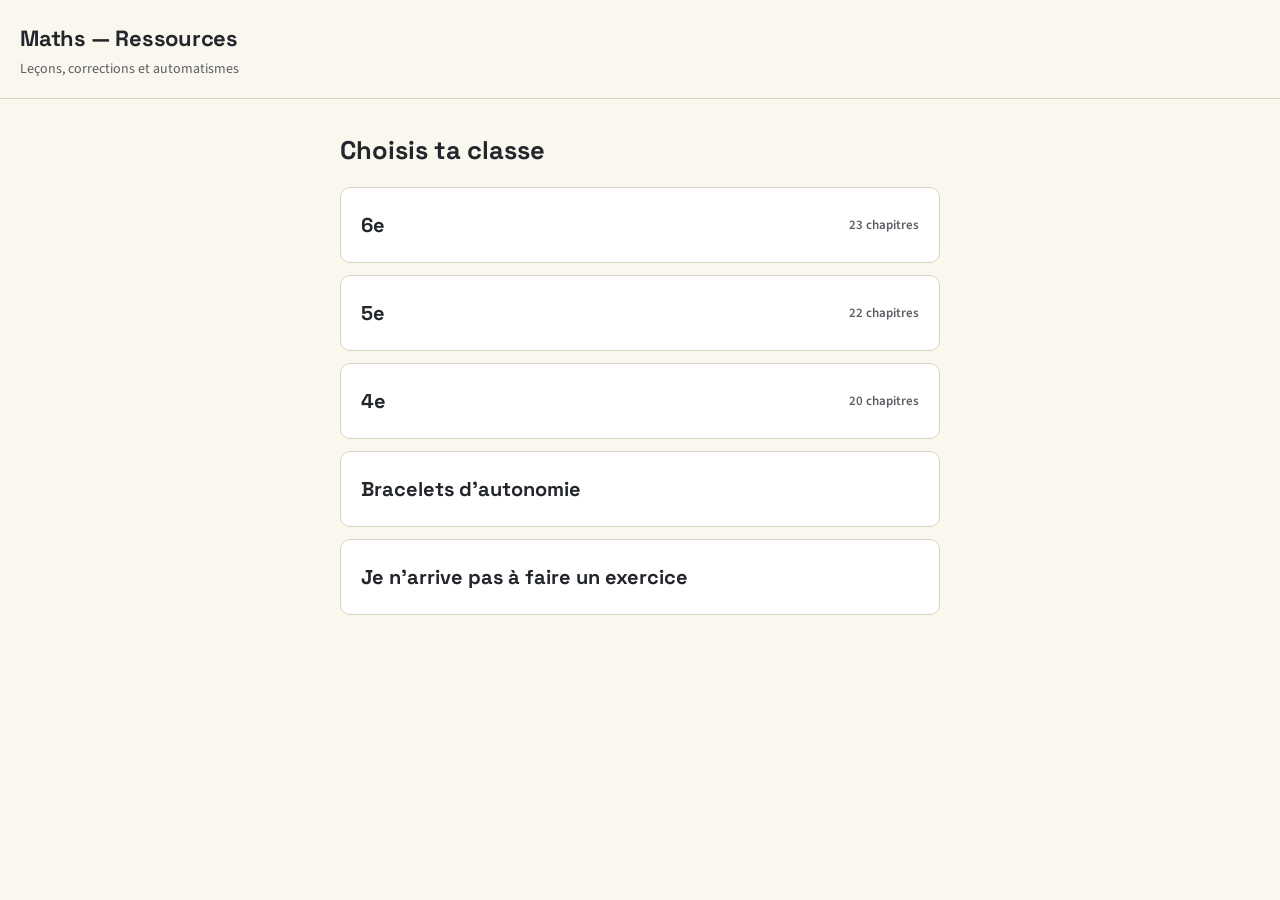
<file: index.html>
<!DOCTYPE html>
<html lang="fr">
<head>
  <meta charset="UTF-8">
  <meta name="viewport" content="width=device-width, initial-scale=1.0">
  <title>Maths — Ressources de cours</title>
  <link rel="stylesheet" href="style.css">
</head>
<body>
  <header class="top">
    <h1>Maths — Ressources</h1>
    <div class="sub">Leçons, corrections et automatismes</div>
  </header>
  <nav class="crumbs" id="crumbs"></nav>
  <main id="main"></main>

  <div id="gate" class="gate" style="display:none">
    <form id="gate-form">
      <label for="gate-input">Mot de passe</label>
      <input type="password" id="gate-input" autocomplete="off" autofocus>
      <button type="submit" class="btn-submit">Entrer</button>
      <p id="gate-error" class="gate-error" style="display:none">Mot de passe incorrect.</p>
    </form>
  </div>

  <script src="data.js"></script>
  <script src="script.js"></script>
</body>
</html>
</file>
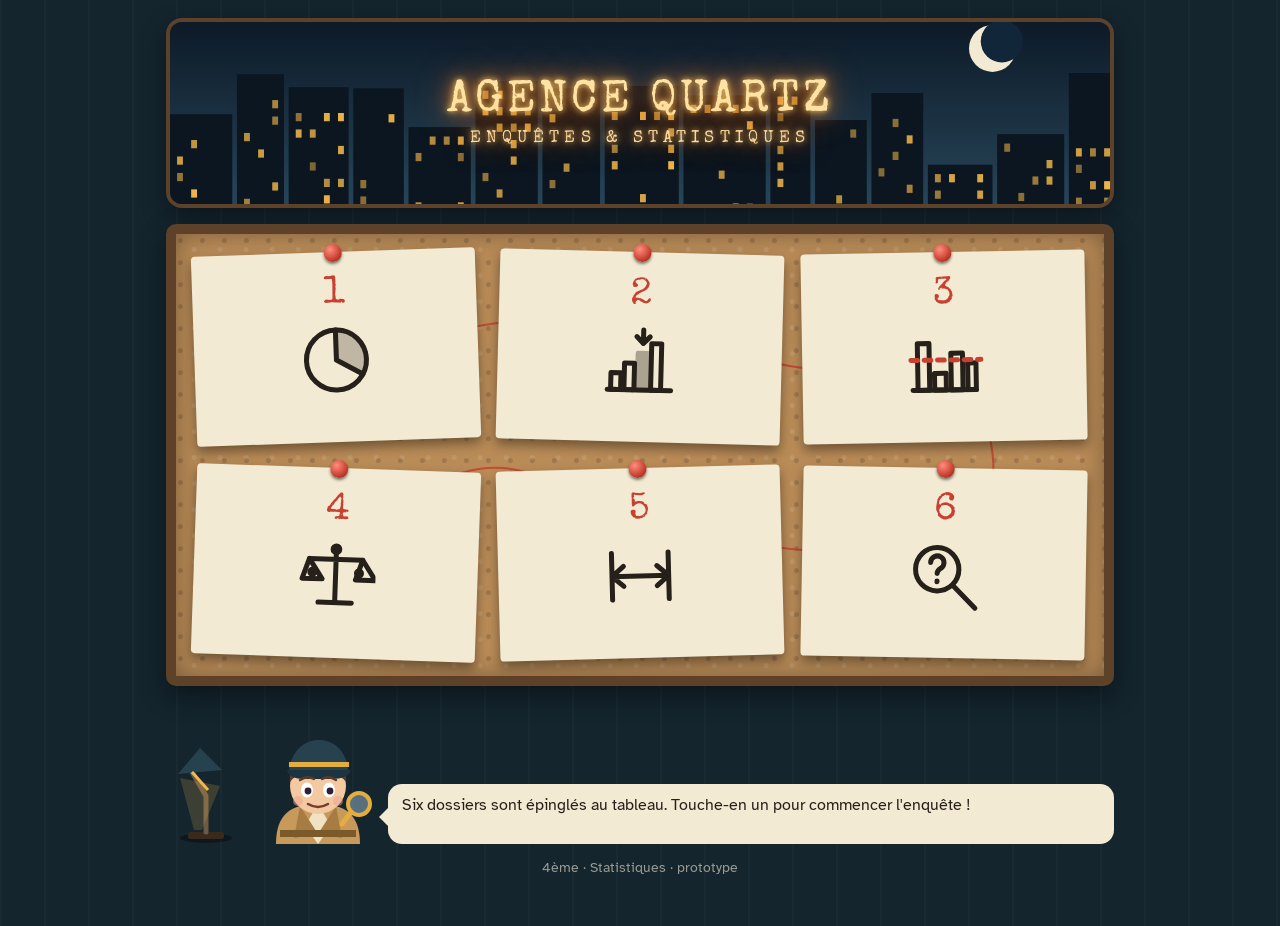
<file: pdfs/4e/4e_07_jeu.html>
<!DOCTYPE html>
<html lang="fr">
<head>
<meta charset="utf-8">
<meta name="viewport" content="width=device-width, initial-scale=1">
<title>Agence Quartz</title>
<style>
@font-face{font-family:"Special Elite";font-style:normal;font-weight:400;font-display:swap;src:url([data-uri]) format("woff2");}
@font-face{font-family:"Atkinson Hyperlegible";font-style:normal;font-weight:400;font-display:swap;src:url([data-uri]) format("woff2");}
@font-face{font-family:"Atkinson Hyperlegible";font-style:normal;font-weight:700;font-display:swap;src:url([data-uri]) format("woff2");}
/* Plan : agence de détectives de nuit. Mur bleu-vert profond, papier kraft, ficelle rouge, lampe ambrée.
   Une colonne, gros boutons (iPad, projection, téléphone). Un seul accent animé : l'enseigne néon. */
:root {
  --wall: #14252e;
  --wall-2: #1d3642;
  --paper: #f3ead3;
  --kraft: #c9a26b;
  --wood: #5e4129;
  --red: #c8402f;
  --lamp: #f2b84b;
  --ink: #26201a;
  --ok: #3f9d66;
  --ko: #d4493d;
  --font-display: "Special Elite", "Courier New", monospace;
  --font-body: "Atkinson Hyperlegible", "Trebuchet MS", Verdana, sans-serif;
  color-scheme: dark;
}
* { box-sizing: border-box; }
html, body { margin: 0; }
body {
  background: var(--wall);
  color: var(--paper);
  font-family: var(--font-body);
  font-size: 18px;
  line-height: 1.45;
  min-height: 100%;
  overflow-x: hidden;
  background-image: repeating-linear-gradient(90deg, rgba(255,255,255,.025) 0 2px, transparent 2px 44px);
}
h1, h2, h3, .display { font-family: var(--font-display); font-weight: 400; margin: 0; }
button { font: inherit; }
a { color: inherit; }
.app { max-width: 980px; margin: 0 auto; padding: 12px 16px 48px; }
:focus-visible { outline: 3px solid #fff; outline-offset: 3px; }

/* ---------- accueil ---------- */
.skyline { position: relative; border-radius: 16px; overflow: hidden; border: 4px solid var(--wood); height: 150px; box-shadow: 0 8px 24px rgba(0,0,0,.4); }
.skyline svg { position: absolute; inset: 0; width: 100%; height: 100%; }
.neon {
  position: absolute; left: 50%; top: 50%; transform: translate(-50%, -50%); text-align: center; width: 92%;
  font-family: var(--font-display); color: #ffe3a3; letter-spacing: .08em; text-transform: uppercase;
  font-size: clamp(1.5rem, 6.5vw, 2.8rem); line-height: 1.1;
  text-shadow: 0 0 6px #ffcf6a, 0 0 18px #f08b2d, 0 0 34px #e0601c;
  animation: flick 7s infinite;
}
.neon small { display: block; font-size: .38em; letter-spacing: .3em; margin-top: 4px; color: #ffd9a0; }
@keyframes flick { 0%, 92%, 96%, 100% { opacity: 1; } 93% { opacity: .55; } 95% { opacity: .85; } }

.board {
  position: relative; margin-top: 16px; padding: 18px; border: 10px solid var(--wood); border-radius: 10px;
  background:
    radial-gradient(circle at 20% 30%, rgba(0,0,0,.14) 0 2px, transparent 3px) 0 0/22px 22px,
    radial-gradient(circle at 70% 60%, rgba(255,255,255,.1) 0 2px, transparent 3px) 0 0/26px 26px,
    #b98b57;
  box-shadow: inset 0 0 24px rgba(0,0,0,.35), 0 10px 26px rgba(0,0,0,.45);
}
.strings { position: absolute; inset: 0; width: 100%; height: 100%; pointer-events: none; }
.cards { position: relative; display: grid; grid-template-columns: repeat(2, 1fr); gap: 18px 14px; }
.card {
  position: relative; display: flex; flex-direction: column; align-items: center; justify-content: center; gap: 6px;
  min-height: 150px; padding: 18px 10px 12px; background: var(--paper); color: var(--ink); text-decoration: none;
  border-radius: 4px; box-shadow: 0 6px 12px rgba(0,0,0,.4); transform: rotate(var(--r, 0deg)); transition: transform .15s, box-shadow .15s;
}
.card:nth-child(1) { --r: -2deg; } .card:nth-child(2) { --r: 1.5deg; } .card:nth-child(3) { --r: -1deg; }
.card:nth-child(4) { --r: 2deg; } .card:nth-child(5) { --r: -1.5deg; } .card:nth-child(6) { --r: 1deg; }
.card:hover, .card:focus-visible { transform: rotate(0) translateY(-4px) scale(1.03); box-shadow: 0 12px 20px rgba(0,0,0,.45); }
.card:active { transform: scale(.98); }
.card .pin { position: absolute; top: -8px; left: 50%; width: 18px; height: 18px; margin-left: -9px; border-radius: 50%; background: radial-gradient(circle at 35% 30%, #ff8d7e, var(--red) 60%, #7c1f14); box-shadow: 0 2px 3px rgba(0,0,0,.5); }
.card .num { font-family: var(--font-display); font-size: 2.4rem; line-height: 1; color: var(--red); }
.card svg.ico { width: 64px; height: 64px; color: var(--ink); }
.card .stamp {
  position: absolute; right: 4px; top: 44%; transform: rotate(-14deg); border: 3px solid var(--red); color: var(--red);
  font-family: var(--font-display); font-size: 1.05rem; padding: 0 8px; border-radius: 4px; letter-spacing: .1em; background: rgba(243,234,211,.85);
}
.card .stars { font-size: .95rem; color: #b07a10; letter-spacing: .1em; min-height: 1.2em; }

.desk { display: flex; align-items: flex-end; gap: 12px; margin-top: 18px; }
.lamp { width: 80px; flex: none; }
.guide { display: flex; align-items: flex-end; gap: 10px; flex: 1; }
.mina { width: 96px; flex: none; }
.bubble { position: relative; background: var(--paper); color: var(--ink); border-radius: 14px; padding: 10px 14px; flex: 1; min-height: 60px; font-size: 1rem; }
.bubble::before { content: ""; position: absolute; left: -9px; bottom: 18px; border: 9px solid transparent; border-right-color: var(--paper); border-left: 0; }
.legend { margin: 14px 2px 0; font-size: .85rem; color: rgba(243,234,211,.6); text-align: center; }

/* ---------- page d'exercice ---------- */
.bar { display: flex; align-items: center; gap: 12px; flex-wrap: wrap; }
.back {
  width: 54px; height: 54px; flex: none; display: grid; place-items: center; border-radius: 14px; background: var(--paper); color: var(--ink);
  border: 3px solid var(--kraft); text-decoration: none;
}
.back svg { width: 30px; height: 30px; }
.ttl { flex: 1; min-width: 160px; }
.ttl .n { font-family: var(--font-display); color: var(--lamp); font-size: .95rem; letter-spacing: .06em; text-transform: uppercase; }
.ttl h1 { font-size: clamp(1.4rem, 5vw, 2rem); line-height: 1.1; text-wrap: balance; }
.calc { display: inline-flex; align-items: center; gap: 8px; padding: 6px 12px 6px 8px; border-radius: 999px; font-size: .9rem; font-weight: 700; background: rgba(0,0,0,.25); border: 2px solid rgba(243,234,211,.3); }
.calc svg { width: 30px; height: 30px; }
.calc.no { border-color: var(--ko); }
.calc.yes { border-color: var(--ok); }

.dots { display: flex; gap: 10px; margin: 14px 2px 4px; align-items: center; }
.dot { width: 14px; height: 14px; border-radius: 50%; background: rgba(243,234,211,.25); }
.dot.cur { background: var(--lamp); box-shadow: 0 0 0 3px rgba(242,184,75,.3); }
.dot.ok { background: var(--ok); }
.dot.failed { background: #e08b3a; }
.dots span.t { font-size: .85rem; color: rgba(243,234,211,.7); margin-left: 6px; }

.story { margin: 12px 0 0; background: var(--paper); color: var(--ink); border-radius: 6px; padding: 12px 16px 12px 18px; border-left: 8px solid var(--red); box-shadow: 0 6px 14px rgba(0,0,0,.35); }
.story h2 { font-size: 1.1rem; color: var(--red); margin-bottom: 2px; }
.story p { margin: 0; font-size: 1rem; }

.card2 { margin-top: 14px; padding: 16px; border-radius: 14px; background: rgba(0,0,0,.22); border: 2px solid rgba(243,234,211,.2); }
.ctx { margin: 0 0 4px; color: var(--lamp); font-size: .95rem; }
.cons { margin: 0 0 12px; font-size: 1.2rem; font-weight: 700; }
.tblwrap { overflow-x: auto; margin: 6px 0 10px; }
.tbl { border-collapse: collapse; background: var(--paper); color: var(--ink); border-radius: 6px; overflow: hidden; font-variant-numeric: tabular-nums; }
.tbl th, .tbl td { border: 1.5px solid #b8a787; padding: 8px 8px; text-align: center; }
.tbl td { white-space: nowrap; min-width: 52px; }
.tbl th { background: #e3d6b6; text-align: left; font-weight: 700; max-width: 96px; font-size: .92rem; line-height: 1.2; }
.tbl td .sw { display: block; margin: 0 auto 3px; }
.sw { display: inline-block; width: 16px; height: 16px; border-radius: 50%; vertical-align: -2px; border: 2px solid rgba(255,255,255,.6); }
.sw.big { width: 26px; height: 26px; background: var(--c); }
.note { margin: 4px 0; }
.chips { display: flex; flex-wrap: wrap; gap: 8px; margin: 6px 0 10px; }
.chip { background: var(--paper); color: var(--ink); border-radius: 10px; padding: 6px 14px; font-weight: 700; font-size: 1.1rem; border: 2px solid transparent; font-variant-numeric: tabular-nums; }
button.chip { cursor: pointer; min-height: 48px; }
button.chip.on { border-color: var(--lamp); background: #ffe7a8; box-shadow: 0 0 0 3px rgba(242,184,75,.4); }

.answers { display: grid; gap: 14px; margin-top: 12px; }
.w { padding: 10px 12px; border-radius: 12px; border: 2px solid transparent; background: rgba(255,255,255,.05); }
.w.ok { border-color: var(--ok); background: rgba(63,157,102,.15); }
.w.ko { border-color: var(--ko); background: rgba(212,73,61,.15); }
.wl, .w label { display: block; margin: 0 0 6px; font-weight: 700; }
.field { display: flex; align-items: center; gap: 8px; }
.field input {
  font: inherit; font-size: 1.3rem; font-weight: 700; width: 9em; max-width: 60vw; min-height: 52px; padding: 4px 12px; border-radius: 10px;
  border: 3px solid var(--kraft); background: var(--paper); color: var(--ink);
}
.frac { display: inline-flex; flex-direction: column; align-items: center; gap: 6px; }
.frac input { font: inherit; font-size: 1.3rem; font-weight: 700; width: 5.5em; min-height: 52px; padding: 4px 12px; border-radius: 10px; border: 3px solid var(--kraft); background: var(--paper); color: var(--ink); text-align: center; }
.fbar { display: block; width: 100%; height: 4px; border-radius: 2px; background: var(--paper); }
.unit { font-weight: 700; color: var(--lamp); }
.opts { display: flex; flex-wrap: wrap; gap: 10px; }
.opt {
  min-height: 52px; min-width: 64px; padding: 6px 18px; border-radius: 12px; border: 3px solid var(--kraft); background: var(--paper); color: var(--ink);
  font-weight: 700; font-size: 1.15rem; cursor: pointer; display: inline-flex; align-items: center; gap: 10px;
}
.opt.on { border-color: var(--lamp); background: #ffe7a8; box-shadow: 0 0 0 3px rgba(242,184,75,.45); }
.sl { display: flex; align-items: center; gap: 10px; flex-wrap: wrap; }
.sl input[type=range] { flex: 1 1 200px; min-width: 160px; height: 40px; accent-color: var(--lamp); }
.sl output { min-width: 4.5em; font-weight: 700; font-size: 1.3rem; color: var(--lamp); text-align: center; }
.mini { width: 48px; height: 48px; border-radius: 50%; border: 3px solid var(--kraft); background: var(--paper); color: var(--ink); font-size: 1.5rem; font-weight: 700; cursor: pointer; }
.tfrow { display: flex; align-items: center; gap: 10px; justify-content: space-between; flex-wrap: wrap; padding: 6px 0; border-bottom: 1px dashed rgba(243,234,211,.2); }
.tfrow:last-child { border-bottom: 0; }
.tfrow p { margin: 0; flex: 1 1 240px; }
.tfrow.ok { color: #9be3b8; } .tfrow.ko { color: #ffb3aa; }
.tfbtns { display: flex; gap: 8px; }

.pool, .oslots { display: flex; flex-wrap: wrap; gap: 8px; align-items: center; }
.pool { min-height: 60px; padding: 8px; border: 2px dashed rgba(243,234,211,.3); border-radius: 12px; margin-bottom: 10px; }
.tok {
  width: 54px; height: 54px; border-radius: 50%; background: var(--lamp); color: var(--ink); display: grid; place-items: center;
  font-weight: 700; font-size: 1.2rem; cursor: grab; touch-action: none; user-select: none; -webkit-user-select: none; -webkit-touch-callout: none;
  box-shadow: 0 3px 6px rgba(0,0,0,.4); border: 3px solid #fff3;
}
.tok.sel { box-shadow: 0 0 0 4px #fff, 0 3px 6px rgba(0,0,0,.4); }
.tok.lifting { opacity: .25; }
.tok.ghost { position: fixed; z-index: 70; pointer-events: none; transform: scale(1.15); cursor: grabbing; }
.oslot { width: 58px; height: 58px; border-radius: 12px; border: 3px dashed rgba(243,234,211,.55); display: grid; place-items: center; position: relative; background: rgba(0,0,0,.2); }
.oslot i { font-style: normal; font-size: .8rem; color: rgba(243,234,211,.55); }
.oslot.hover { background: rgba(242,184,75,.3); }
.oslot.ok { border-color: var(--ok); border-style: solid; }
.oslot.ko { border-color: var(--ko); border-style: solid; }
.oslots.ready .oslot:empty { background: rgba(242,184,75,.12); }
.sens { display: flex; justify-content: space-between; font-size: .8rem; color: rgba(243,234,211,.65); margin-bottom: 4px; }

.status { min-height: 1.4em; margin: 12px 2px 0; font-size: 1rem; }
.status.warn { color: #ffcf8a; }
.solution { margin-top: 12px; padding: 12px 16px; border-radius: 12px; background: rgba(243,234,211,.95); color: var(--ink); border-left: 8px solid var(--red); }
.solution h3 { font-size: 1.1rem; color: var(--red); margin-bottom: 4px; }
.solution ol { margin: 0; padding-left: 1.2em; }
.solution li { margin-bottom: 4px; }
.controls { display: flex; flex-wrap: wrap; gap: 10px; margin-top: 16px; }
.btn { min-height: 54px; padding: 0 22px; border-radius: 14px; border: 3px solid var(--lamp); background: transparent; color: var(--paper); font-weight: 700; cursor: pointer; }
.btn.primary { background: var(--lamp); color: var(--ink); flex: 1 1 180px; }
.btn:disabled { opacity: .4; cursor: default; }
.btn:not(:disabled):active { transform: translateY(1px); }
.guide2 { display: flex; align-items: flex-end; gap: 10px; margin: 14px 0 0; }
.final { text-align: center; margin-top: 18px; padding: 24px 16px; border-radius: 16px; background: rgba(243,234,211,.95); color: var(--ink); border: 4px solid var(--red); }
.final .stamp2 { display: inline-block; transform: rotate(-6deg); border: 5px solid var(--red); color: var(--red); font-family: var(--font-display); font-size: 2.2rem; padding: 0 16px; letter-spacing: .12em; margin-bottom: 10px; }
.final .big { font-size: 2rem; color: #b07a10; letter-spacing: .12em; }
.final .controls { justify-content: center; }
.final .btn { color: var(--ink); border-color: var(--ink); }
.final .btn.primary { background: var(--red); color: #fff; border-color: var(--red); }
canvas#fx { position: fixed; inset: 0; width: 100%; height: 100%; pointer-events: none; z-index: 80; }
sup { font-size: .7em; line-height: 0; }

@media (min-width: 700px) {
  .cards { grid-template-columns: repeat(3, 1fr); gap: 26px 20px; }
  .card { min-height: 190px; }
  .card svg.ico { width: 80px; height: 80px; }
  .skyline { height: 190px; }
  .mina { width: 120px; }
  .app { padding-top: 18px; }
}
@media (prefers-reduced-motion: reduce) { .neon { animation: none; } .card { transition: none; } }

</style>
</head>
<body>
<main class="app"><div id="view"></div></main>
<canvas id="fx"></canvas>
<script>
// ====================== LOGIQUE : générateurs d'exercices (sans DOM) ======================
const rnd = (a, b) => a + Math.floor(Math.random() * (b - a + 1));
const pick = a => a[rnd(0, a.length - 1)];
const shuffle = a => { a = [...a]; for (let i = a.length - 1; i > 0; i--) { const j = rnd(0, i); [a[i], a[j]] = [a[j], a[i]]; } return a; };
const sum = a => a.reduce((x, y) => x + y, 0);
const asc = a => [...a].sort((x, y) => x - y);
const median = a => { const s = asc(a), n = s.length; return n % 2 ? s[(n - 1) / 2] : (s[n / 2 - 1] + s[n / 2]) / 2; };
const fmt = n => String(Math.round(n * 100) / 100).replace(".", ",").replace("-", "−");
const neg = n => n < 0 ? `(${fmt(n)})` : fmt(n);
const parse = s => {
  if (typeof s !== "string") return NaN;
  const t = s.replace(/\s/g, "").replace("%", "").replace(",", ".").replace("−", "-");
  return t === "" ? NaN : Number(t);
};
const round1 = x => Math.round(x * 10 + 1e-9) / 10;
const clean1 = x => { const f = x * 10 - Math.floor(x * 10 + 1e-9); return Math.abs(f - 0.5) > 0.06; };
const distinct = (n, min, max) => { const s = new Set(); while (s.size < n) s.add(rnd(min, max)); return shuffle([...s]); };
const ord = k => `${k}<sup>e</sup>`;
const joinSemi = a => a.map(fmt).join(" ; ");

// n parts >= minU dont la somme vaut U
function parts(U, k, minU) {
  for (;;) {
    const cuts = new Set();
    while (cuts.size < k - 1) cuts.add(rnd(1, U - 1));
    const c = [0, ...[...cuts].sort((a, b) => a - b), U];
    const p = c.slice(1).map((x, i) => x - c[i]);
    if (p.every(x => x >= minU)) return p;
  }
}

const COLORS = [
  { n: "rouge", c: "#d4493d" }, { n: "bleu", c: "#3b78c9" }, { n: "vert", c: "#3f9d66" },
  { n: "jaune", c: "#e8b730" }, { n: "noir", c: "#2c2c33" }, { n: "orange", c: "#e8812f" }
];
const sw = c => `<span class="sw" style="background:${c}"></span>`;

// ---- constructeurs de zones de réponse ----
const W = {
  num: (id, label, answer, unit = "") => ({ id, kind: "num", label, answer, unit }),
  choice: (id, label, options, answerIdx) => ({ id, kind: "choice", label, options, answerIdx }),
  slider: (id, label, answer, unit) => ({ id, kind: "slider", label, answer, unit, min: 0, max: 100, step: 1 }),
  order: (id, label, items, answer) => ({ id, kind: "order", label, items, answer }),
  pick: (id, label, items, answer) => ({ id, kind: "pick", label, items, answer }),
  tf: (id, label, statements) => ({ id, kind: "tf", label, statements }),
  frac: (id, label, n, d) => ({ id, kind: "frac", label, n, d })
};
function answered(w, v) {
  switch (w.kind) {
    case "num": return !isNaN(parse(v));
    case "frac": return !!v && !isNaN(parse(v.n)) && !isNaN(parse(v.d));
    case "choice": case "pick": return v !== undefined && v !== null;
    case "slider": return typeof v === "number";
    case "order": return Array.isArray(v) && v.length === w.items.length && v.every(x => x !== null);
    case "tf": return Array.isArray(v) && v.length === w.statements.length && v.every(x => x === true || x === false);
  }
  return false;
}
function evalW(w, v) {
  switch (w.kind) {
    case "num": return Math.abs(parse(v) - w.answer) < 1e-6;
    case "frac": { const n = parse(v.n), d = parse(v.d); return Number.isInteger(n) && Number.isInteger(d) && d > 0 && n * w.d === w.n * d; }
    case "choice": return v === w.answerIdx;
    case "pick": return w.items[v] === w.answer;
    case "slider": return v === w.answer;
    case "order": return v.map((k, i) => w.items[k] === w.answer[i]);
    case "tf": return v.map((x, i) => x === w.statements[i].a);
  }
  return false;
}
const allOk = m => Array.isArray(m) ? m.every(Boolean) : m === true;

// ---- tableaux et séries ----
const chips = (a, unit = "") => `<div class="chips">${a.map(v => `<span class="chip">${fmt(v)}${unit}</span>`).join("")}</div>`;
const tableCats = cats => `<div class="tblwrap"><table class="tbl"><tr><th>Couleur du manteau</th>${cats.map(c => `<td>${sw(c.c)} ${c.n}</td>`).join("")}</tr><tr><th>Effectif</th>${cats.map(c => `<td>${c.e}</td>`).join("")}</tr></table></div>`;
const tableVE = (label, vals, effs) => `<div class="tblwrap"><table class="tbl"><tr><th>${label}</th>${vals.map(v => `<td>${v}</td>`).join("")}</tr><tr><th>Effectif</th>${effs.map(e => `<td>${e}</td>`).join("")}</tr></table></div>`;
const prodExpr = (vals, effs) => vals.map((v, i) => `${v} × ${effs[i]}`).join(" + ");

function freqCats(T, k, step) {
  const p = parts(T / step, k, 1).map(x => x * step);
  return shuffle(COLORS).slice(0, k).map((c, i) => ({ ...c, e: p[i] }));
}
const FREQ_HINT1 = "Rappel : fréquence = effectif ÷ effectif total. Pour l'obtenir en pourcentage, on l'écrit avec un dénominateur égal à 100.";

// ======================= Dossier 1 : fréquence (fraction, pourcentage, écriture décimale) =======================
const FREQ_CTX = "Les témoins ont décrit le manteau du voleur.";
function g1a() {
  const T = pick([20, 25, 40, 50]), step = T === 40 ? 2 : 1;
  const cats = freqCats(T, 4, step), q = pick(cats);
  return {
    ctx: FREQ_CTX,
    consigne: `Quelle est la fréquence, sous forme de fraction, des témoins qui ont vu un manteau ${q.n} ?`,
    calc: false,
    data: tableCats(cats) + `<p class="note">Effectif total : <b>${T}</b></p>`,
    widgets: [W.frac("f", "Fréquence (fraction)", q.e, T)],
    hints: ["Rappel : fréquence = effectif ÷ effectif total. Sous forme de fraction, on écrit l'effectif au numérateur et l'effectif total au dénominateur.",
      `Le numérateur est l'effectif des manteaux ${q.n} : lis-le dans le tableau. Le dénominateur est l'effectif total.`,
      `Numérateur : ${q.e}. Dénominateur : ${T}.`],
    solution: `fréquence = effectif ÷ effectif total = <b>${q.e}/${T}</b>.<br>(Une fraction égale, comme la fraction simplifiée, est aussi acceptée.)`
  };
}
function g1b() {
  const T = pick([20, 25, 50]), k = 100 / T;
  const cats = freqCats(T, 3, 1), q = pick(cats), ans = q.e * 100 / T;
  return {
    ctx: FREQ_CTX,
    consigne: `Calcule l'effectif total, puis la fréquence, en pourcentage, des témoins qui ont vu un manteau ${q.n}.`,
    calc: false,
    data: tableCats(cats),
    widgets: [W.num("T", "Effectif total", T), W.slider("f", "Place le curseur sur la fréquence.", ans, "%")],
    hints: ["Rappel : fréquence = effectif ÷ effectif total. Pour l'obtenir en pourcentage, on l'écrit avec un dénominateur égal à 100. Commence par l'effectif total.",
      `Effectif total : ${cats.map(c => c.e).join(" + ")}. La fréquence des manteaux ${q.n} est ${q.e}/(effectif total).`,
      `${T} × ${fmt(k)} = 100. Fais la même multiplication par ${fmt(k)} sur ${q.e}.`],
    solution: `Effectif total : ${cats.map(c => c.e).join(" + ")} = <b>${T}</b>.<br>fréquence = ${q.e}/${T}. ${T} × ${fmt(k)} = 100, donc ${q.e} × ${fmt(k)} = ${ans}.<br>La fréquence est de <b>${ans} %</b>.`
  };
}
function g1c() {
  const [T, step] = pick([[60, 3], [80, 4]]);
  const p = parts(20, 4, 1).map(x => x * step);
  const cats = shuffle(COLORS).slice(0, 4).map((c, i) => ({ ...c, e: p[i] }));
  const q = pick(cats), dec = q.e / T, pct = q.e * 100 / T;
  return {
    ctx: FREQ_CTX,
    consigne: `Donne la fréquence des témoins qui ont vu un manteau ${q.n} sous trois formes : fraction, pourcentage et écriture décimale.`,
    calc: true,
    data: tableCats(cats),
    widgets: [W.frac("fr", "Fraction", q.e, T), W.num("pc", "Pourcentage", pct, "%"), W.num("dc", "Écriture décimale", dec)],
    hints: ["Rappel : fréquence = effectif ÷ effectif total. Commence par calculer l'effectif total, il n'est pas écrit.",
      `Effectif total : ${cats.map(c => c.e).join(" + ")}. La fréquence des manteaux ${q.n} est ${q.e}/(effectif total).`,
      `Fraction : effectif ÷ effectif total sous forme de fraction. Écriture décimale : ${q.e} ÷ effectif total. Pourcentage : écriture décimale × 100.`],
    solution: `Effectif total : ${cats.map(c => c.e).join(" + ")} = ${T}.<br>Fraction : <b>${q.e}/${T}</b>.<br>Écriture décimale : ${q.e} ÷ ${T} = <b>${fmt(dec)}</b>.<br>Pourcentage : ${fmt(dec)} × 100 = <b>${fmt(pct)} %</b>.`
  };
}

// ======================= Dossier 2 : médiane =======================
function g2(n, order, evenInt) {
  let vals, s;
  for (;;) {
    vals = distinct(n, 1, 40); s = asc(vals);
    if (n % 2 === 0 && evenInt && (s[n / 2 - 1] + s[n / 2]) % 2) continue;
    break;
  }
  const med = median(vals), odd = n % 2 === 1;
  const a = s[n / 2 - 1], b = s[n / 2];
  const widgets = [];
  if (order) widgets.push(W.order("o", "Range les valeurs dans l'ordre croissant : fais glisser les pastilles.", vals, s));
  widgets.push(W.num("m", "La médiane est", med));
  return {
    ctx: "Numéros trouvés sur des tickets froissés.",
    consigne: "Détermine la médiane de cette série.",
    calc: false,
    data: chips(vals),
    widgets,
    hints: [
      "Pour trouver la médiane, on range d'abord les valeurs dans l'ordre croissant.",
      odd ? `Il y a ${n} valeurs (effectif impair) : la médiane est la valeur du milieu, la ${ord((n + 1) / 2)} valeur de la série rangée.`
          : `Il y a ${n} valeurs (effectif pair) : on fait la moyenne des deux valeurs du milieu, la ${ord(n / 2)} et la ${ord(n / 2 + 1)}.`,
      `Série rangée : ${joinSemi(s)}. ` + (odd ? `Cherche la ${ord((n + 1) / 2)} valeur.` : `Les deux valeurs du milieu sont les ${ord(n / 2)} et ${ord(n / 2 + 1)}.`)],
    solution: `On classe les valeurs dans l'ordre croissant : ${joinSemi(s)}.<br>` + (odd
      ? `L'effectif est ${n} (impair) : la médiane est la ${ord((n + 1) / 2)} valeur, c'est <b>${fmt(med)}</b>.`
      : `L'effectif est ${n} (pair) : les deux valeurs du milieu sont ${a} et ${b}.<br>On fait la moyenne : (${a} + ${b}) ÷ 2 = ${a + b} ÷ 2 = <b>${fmt(med)}</b>.`)
  };
}
const g2a = () => g2(pick([5, 7]), true, true);
const g2b = () => g2(pick([6, 8]), true, true);
const g2c = () => g2(pick([6, 7, 8, 9]), false, false);

// ======================= Dossier 3 : moyenne simple =======================
function meanSeries(n, m, spread) {
  for (;;) {
    const v = Array.from({ length: n - 1 }, () => rnd(Math.max(1, m - spread), m + spread));
    const last = n * m - sum(v);
    if (last >= Math.max(1, m - spread) && last <= m + spread) return shuffle([...v, last]);
  }
}
const MEAN_H1 = "Rappel : moyenne = somme des valeurs ÷ nombre de valeurs.";
function g3a() {
  const n = pick([4, 5]), m = rnd(6, 15), vals = meanSeries(n, m, 5), S = n * m;
  const med = median(vals);
  const opts = [...new Set([m, m + 1, m - 1, m + 2, med])].filter(x => Number.isInteger(x) && x > 0);
  const choices = shuffle([m, ...shuffle(opts.filter(x => x !== m)).slice(0, 3)]);
  return {
    ctx: "Nombre de pas du cambrioleur sur la caméra, chaque nuit (en centaines).",
    consigne: "Calcule la moyenne de cette série.",
    calc: false,
    data: chips(vals),
    widgets: [W.choice("m", "Quelle est la moyenne ?", choices.map(x => ({ t: String(x) })), choices.indexOf(m))],
    hints: [MEAN_H1, `Commence par additionner les valeurs : ${vals.join(" + ")}.`, `La somme est ${S} et il y a ${n} valeurs. Calcule ${S} ÷ ${n}.`],
    solution: `moyenne = (${vals.join(" + ")}) ÷ ${n} = ${S} ÷ ${n} = <b>${m}</b>.`
  };
}
function g3b() {
  const n = 5, m = rnd(8, 25), vals = meanSeries(n, m, 6), S = n * m;
  return {
    ctx: "Nombre de pas du cambrioleur sur la caméra, chaque nuit (en centaines).",
    consigne: "Calcule la moyenne de cette série.",
    calc: false,
    data: chips(vals),
    widgets: [W.num("m", "La moyenne est", m)],
    hints: [MEAN_H1, `Commence par additionner les valeurs : ${vals.join(" + ")}.`, `La somme est ${S} et il y a ${n} valeurs. Calcule ${S} ÷ ${n}.`],
    solution: `moyenne = (${vals.join(" + ")}) ÷ ${n} = ${S} ÷ ${n} = <b>${m}</b>.`
  };
}
function g3c() {
  let vals, S, n = 6;
  do { vals = Array.from({ length: n }, () => rnd(5, 40)); S = sum(vals); } while (S % n === 0 || !clean1(S / n));
  const ans = round1(S / n);
  return {
    ctx: "Nombre de pas du cambrioleur sur la caméra, chaque nuit (en centaines).",
    consigne: "Calcule la moyenne de cette série. Arrondis au dixième.",
    calc: true,
    data: chips(vals),
    widgets: [W.num("m", "La moyenne arrondie au dixième est", ans)],
    hints: [MEAN_H1, `Commence par additionner les valeurs : ${vals.join(" + ")}.`, `La somme est ${S} et il y a ${n} valeurs. Calcule ${S} ÷ ${n}, puis arrondis au dixième (un chiffre après la virgule).`],
    solution: `moyenne = (${vals.join(" + ")}) ÷ ${n} = ${S} ÷ ${n} ≈ ${fmt(S / n)}.<br>Arrondie au dixième : <b>${fmt(ans)}</b>.`
  };
}

// ======================= Dossier 4 : moyenne pondérée =======================
const WM_H1 = "Rappel : moyenne pondérée = somme des produits (valeur × effectif) ÷ effectif total.";
function wmHints(vals, effs) {
  return [WM_H1, `Commence par l'effectif total : ${effs.join(" + ")}.`,
    `Somme des produits : ${prodExpr(vals, effs)}. Divise ensuite par l'effectif total.`];
}
function wmSolution(vals, effs, round) {
  const T = sum(effs), prods = vals.map((v, i) => v * effs[i]), S = sum(prods);
  return `Effectif total : ${effs.join(" + ")} = ${T}.<br>Somme des produits : ${prodExpr(vals, effs)} = ${prods.join(" + ")} = ${S}.<br>Moyenne = ${S} ÷ ${T} ` +
    (round ? `≈ ${fmt(S / T)}, soit <b>${fmt(round1(S / T))}</b> arrondie au dixième.` : `= <b>${fmt(S / T)}</b>.`);
}
function g4a() {
  let vals, effs, T, S;
  for (;;) {
    const s = rnd(1, 2), k = pick([4, 5]);
    vals = Array.from({ length: k }, (_, i) => s + i);
    effs = Array.from({ length: k }, () => rnd(1, 6));
    T = sum(effs); S = sum(vals.map((v, i) => v * effs[i]));
    if (T >= 8 && T <= 20 && (S * 10) % T === 0 && S % T !== 0) break;
  }
  return {
    ctx: "Nombre d'indices trouvés par pièce visitée.",
    consigne: "Calcule la moyenne pondérée de cette série.",
    calc: false,
    data: tableVE("Nombre d'indices", vals, effs),
    widgets: [W.num("T", "Effectif total", T), W.num("S", "Somme des produits (valeur × effectif)", S), W.num("m", "Moyenne", S / T)],
    hints: wmHints(vals, effs), solution: wmSolution(vals, effs, false)
  };
}
function g4b() {
  let vals, effs, T, S;
  const T0 = pick([20, 25, 50]);
  do {
    vals = [37, 38, 39, 40, 41];
    effs = parts(T0, 5, 2); T = T0; S = sum(vals.map((v, i) => v * effs[i]));
  } while (Number.isInteger(S / T));
  return {
    ctx: "Pointures des invités du bal masqué du musée.",
    consigne: "Calcule la moyenne pondérée de cette série.",
    calc: true,
    data: tableVE("Pointure", vals, effs),
    widgets: [W.num("m", "La moyenne est", S / T)],
    hints: wmHints(vals, effs), solution: wmSolution(vals, effs, false)
  };
}
function g4c() {
  let vals, effs, T, S;
  do {
    vals = [36, 37, 38, 39, 40, 41];
    effs = Array.from({ length: 6 }, () => rnd(1, 9));
    T = sum(effs); S = sum(vals.map((v, i) => v * effs[i]));
  } while (T < 30 || T > 45 || !clean1(S / T) || (S * 10) % T === 0);
  return {
    ctx: "Pointures des invités du bal masqué du musée.",
    consigne: "Calcule la moyenne pondérée de cette série. Arrondis au dixième.",
    calc: true,
    data: tableVE("Pointure", vals, effs),
    widgets: [W.num("m", "La moyenne arrondie au dixième est", round1(S / T))],
    hints: wmHints(vals, effs), solution: wmSolution(vals, effs, true)
  };
}

// ======================= Dossier 5 : étendue =======================
const ET_H1 = "Rappel : étendue = plus grande valeur − plus petite valeur.";
function etSolution(vals) {
  const M = Math.max(...vals), m = Math.min(...vals);
  return `La plus grande valeur est ${fmt(M)} et la plus petite est ${fmt(m)}.<br>Étendue = ${fmt(M)} − ${neg(m)} = <b>${fmt(M - m)}</b>.`;
}
function etHints(vals, negNote) {
  const M = Math.max(...vals), m = Math.min(...vals);
  return [ET_H1, "Repère la plus grande valeur et la plus petite valeur de la série.",
    `La plus grande valeur est ${fmt(M)} et la plus petite est ${fmt(m)}. Calcule ${fmt(M)} − ${neg(m)}.` + (negNote ? " Soustraire un nombre négatif revient à ajouter son opposé." : "")];
}
function g5a() {
  const vals = distinct(6, 150, 195), M = Math.max(...vals), m = Math.min(...vals);
  return {
    ctx: "Tailles (en cm) des suspects alignés dans la salle d'interrogatoire.",
    consigne: "Détermine l'étendue de cette série.",
    calc: false,
    data: chips(vals, " cm"),
    widgets: [W.pick("mx", "Touche la plus grande valeur.", vals, M), W.pick("mn", "Touche la plus petite valeur.", vals, m), W.num("e", "L'étendue est", M - m, "cm")],
    hints: etHints(vals, false), solution: etSolution(vals)
  };
}
function g5b() {
  const vals = distinct(7, 10, 90), M = Math.max(...vals), m = Math.min(...vals);
  return {
    ctx: "Durées (en minutes) des interrogatoires de la journée.",
    consigne: "Détermine l'étendue de cette série.",
    calc: false,
    data: chips(vals, " min"),
    widgets: [W.num("e", "L'étendue est", M - m, "min")],
    hints: etHints(vals, false), solution: etSolution(vals)
  };
}
function g5c() {
  let vals, M, m;
  do { vals = distinct(7, -9, 14); M = Math.max(...vals); m = Math.min(...vals); } while (m >= 0 || M <= 0);
  const E = M - m;
  const opts = [...new Set([E, M + m, E - 2, E + 2, M])].filter(x => x >= 0);
  const choices = shuffle([E, ...shuffle(opts.filter(x => x !== E)).slice(0, 3)]);
  return {
    ctx: "Températures (en °C) relevées chaque nuit dans la cave du musée.",
    consigne: "Détermine l'étendue de cette série.",
    calc: false,
    data: chips(vals, " °C"),
    widgets: [W.choice("e", "Quelle est l'étendue ?", choices.map(x => ({ t: `${x} °C` })), choices.indexOf(E))],
    hints: etHints(vals, true), solution: etSolution(vals)
  };
}

// ======================= Dossier 6 : problèmes mélangés =======================
function medianFromTable(vals, effs) {
  const flat = []; vals.forEach((v, i) => { for (let j = 0; j < effs[i]; j++) flat.push(v); });
  return median(flat);
}
function g6a() {
  const T = pick([20, 25, 50]);
  let cats;
  do { cats = freqCats(T, 4, 1); } while ([...cats].sort((a, b) => b.e - a.e)[0].e === [...cats].sort((a, b) => b.e - a.e)[1].e);
  const top = [...cats].sort((a, b) => b.e - a.e)[0], q = pick(cats), k = 100 / T;
  const times = distinct(5, 3, 20), s = asc(times), med = s[2], E = s[4] - s[0];
  return {
    ctx: "Le grand cambriolage du musée : relevés de l'enquête.",
    consigne: "Résous les quatre questions à l'aide des relevés ci-dessous.",
    calc: false,
    data: tableCats(cats) + `<p class="note">Effectif total : <b>${T}</b> témoins</p><p class="note">Temps de fuite du voleur (en minutes), sur 5 nuits :</p>` + chips(times, " min"),
    widgets: [
      W.choice("c", "Quelle couleur de manteau est la plus fréquente ?", cats.map(c => ({ t: c.n, color: c.c })), cats.indexOf(top)),
      W.num("f", `Fréquence des manteaux ${q.n}`, q.e * 100 / T, "%"),
      W.num("m", "Médiane des temps de fuite", med, "min"),
      W.num("e", "Étendue des temps de fuite", E, "min")
    ],
    hints: [
      "Rappels : fréquence = effectif ÷ effectif total (en %). Médiane : on range les valeurs puis on prend celle du milieu. Étendue = plus grande valeur − plus petite valeur.",
      `La couleur la plus fréquente est celle qui a le plus grand effectif. Pour la fréquence : ${q.e}/${T}, avec ${T} × ${fmt(k)} = 100.`,
      `Temps rangés : ${joinSemi(s)}. La médiane est la ${ord(3)} valeur. L'étendue : ${s[4]} − ${s[0]}.`],
    solution: `<ol><li>La couleur la plus fréquente est la couleur de plus grand effectif : <b>${top.n}</b> (${top.e}).</li>
      <li>${q.e}/${T} : ${T} × ${fmt(k)} = 100, donc ${q.e} × ${fmt(k)} = <b>${q.e * 100 / T} %</b>.</li>
      <li>Série rangée : ${joinSemi(s)}. Effectif 5 (impair) : la médiane est la ${ord(3)} valeur, <b>${med} min</b>.</li>
      <li>Étendue = ${s[4]} − ${s[0]} = <b>${E} min</b>.</li></ol>`
  };
}
function tableSet(T0, nVals, oddTotal, cleanMean) {
  for (;;) {
    const vals = asc(distinct(5, 1, 12));
    const effs = T0 ? parts(T0, 5, 2) : Array.from({ length: 5 }, () => rnd(1, 9));
    const T = sum(effs), S = sum(vals.map((v, i) => v * effs[i]));
    if (oddTotal && T % 2 === 0) continue;
    if (oddTotal && (T < 21 || T > 31)) continue;
    if (cleanMean && (!clean1(S / T) || (S * 10) % T === 0)) continue;
    if (!oddTotal && Number.isInteger(S / T)) continue;
    return { vals, effs, T, S };
  }
}
function g6b() {
  const { vals, effs, T, S } = tableSet(pick([20, 25, 50]), 5, false, false);
  const E = vals[4] - vals[0], idx = rnd(0, 4), v = vals[idx], p = effs[idx] * 100 / T;
  const pFalse = pick([p + 10, p - 10, p + 5]).valueOf();
  const fOk = pick([true, false]), shownP = fOk ? p : Math.max(5, pFalse);
  const eOk = pick([true, false]), shownE = eOk ? E : E + pick([-1, 1, 2]);
  const fReal = shownP === p;
  return {
    ctx: "Nombre d'objets disparus du musée par nuit.",
    consigne: "Résous les questions à l'aide du tableau.",
    calc: true,
    data: tableVE("Objets disparus", vals, effs),
    widgets: [
      W.num("T", "Effectif total (nombre de nuits)", T),
      W.num("m", "Moyenne pondérée", S / T),
      W.tf("v", "Vrai ou faux ?", [
        { t: `La fréquence de la valeur ${v} est de ${fmt(shownP)} %.`, a: fReal },
        { t: `L'étendue de la série est ${shownE}.`, a: eOk }
      ])
    ],
    hints: [
      "Rappels : moyenne pondérée = somme des produits ÷ effectif total. Fréquence = effectif ÷ effectif total (en %). Étendue = plus grande valeur − plus petite valeur.",
      `Effectif total : ${effs.join(" + ")}. Somme des produits : ${prodExpr(vals, effs)}.`,
      `Pour la fréquence de la valeur ${v} : ${effs[idx]} ÷ ${T} × 100. Pour l'étendue : ${vals[4]} − ${vals[0]}.`],
    solution: `<ol><li>Effectif total : ${effs.join(" + ")} = <b>${T}</b>.</li>
      <li>Somme des produits : ${prodExpr(vals, effs)} = ${S}. Moyenne = ${S} ÷ ${T} = <b>${fmt(S / T)}</b>.</li>
      <li>Fréquence de la valeur ${v} : ${effs[idx]} ÷ ${T} × 100 = ${fmt(p)} %. L'affirmation « ${fmt(shownP)} % » est <b>${fReal ? "vraie" : "fausse"}</b>.</li>
      <li>Étendue = ${vals[4]} − ${vals[0]} = ${E}. L'affirmation « ${shownE} » est <b>${eOk ? "vraie" : "fausse"}</b>.</li></ol>`
  };
}
function g6c() {
  const { vals, effs, T, S } = tableSet(null, 5, true, true);
  const mean = S / T, med = medianFromTable(vals, effs), ans = round1(mean);
  const idx = rnd(0, 4), v = vals[idx], p = effs[idx] * 100 / T;
  const moreOk = mean > med;
  const claim = pick([true, false]);
  const supText = claim ? "supérieure" : "inférieure";
  const a1 = claim ? mean > med : mean < med;
  const cumul = []; let c = 0; effs.forEach(e => { c += e; cumul.push(c); });
  return {
    ctx: "Nombre d'objets disparus du musée par nuit.",
    consigne: "Résous les questions à l'aide du tableau.",
    calc: true,
    data: tableVE("Objets disparus", vals, effs),
    widgets: [
      W.num("T", "Effectif total (nombre de nuits)", T),
      W.num("md", "Médiane", med),
      W.num("m", "Moyenne pondérée arrondie au dixième", ans),
      W.tf("v", "Vrai ou faux ?", [{ t: `La moyenne est ${supText} à la médiane.`, a: a1 }])
    ],
    hints: [
      "Rappels : médiane = valeur du milieu de la série rangée. Moyenne pondérée = somme des produits ÷ effectif total (arrondie au dixième ici).",
      `Effectif total : ${effs.join(" + ")} = ${T}. Il est impair : la médiane est la ${ord((T + 1) / 2)} valeur de la série rangée.`,
      `Effectifs cumulés : ${cumul.join(" ; ")}. Cherche à quelle valeur correspond la ${ord((T + 1) / 2)} place. Somme des produits : ${prodExpr(vals, effs)}.`],
    solution: `<ol><li>Effectif total : ${effs.join(" + ")} = <b>${T}</b>.</li>
      <li>L'effectif est impair : la médiane est la ${ord((T + 1) / 2)} valeur. Effectifs cumulés : ${cumul.join(" ; ")}. La médiane est <b>${med}</b>.</li>
      <li>Moyenne = ${S} ÷ ${T} ≈ ${fmt(mean)}, soit <b>${fmt(ans)}</b> arrondie au dixième.</li>
      <li>La moyenne ${fmt(mean)} est ${mean > med ? "supérieure" : "inférieure"} à la médiane ${med} : l'affirmation est <b>${a1 ? "vraie" : "fausse"}</b>.</li></ol>`
  };
}

// ======================= Dossiers : textes et générateurs =======================
const DOSSIERS = {
  1: { title: "L'affaire des manteaux", short: "Fréquences", gens: [g1a, g1b, g1c],
    story: "Le gâteau de l'agence a disparu ! Mina a interrogé les témoins : chacun a vu le voleur avec un manteau d'une certaine couleur. Aide-la à savoir quelle part des témoins a vu chaque couleur." },
  2: { title: "Le coffre muet", short: "Médiane", gens: [g2a, g2b, g2c],
    story: "Le code du coffre-fort se cache dans la médiane de numéros retrouvés sur des tickets froissés. Mina les a recopiés dans le désordre. Remets-les en ordre, puis trouve la valeur du milieu." },
  3: { title: "Les pas de la nuit", short: "Moyenne", gens: [g3a, g3b, g3c],
    story: "Un cambrioleur fait sa ronde chaque nuit. La caméra compte ses pas. Mina veut connaître le nombre de pas moyen pour savoir s'il a changé de parcours." },
  4: { title: "Le bal masqué", short: "Moyenne pondérée", gens: [g4a, g4b, g4c],
    story: "Quand une même valeur apparaît plusieurs fois, Mina utilise les effectifs ! Au bal du musée, un suspect cache sa vraie taille de pied. Calcule les moyennes pour le démasquer." },
  5: { title: "La cave glacée", short: "Étendue", gens: [g5a, g5b, g5c],
    story: "Des objets disparaissent chaque nuit. Mina compare des mesures : l'écart entre la plus grande et la plus petite valeur trahira peut-être le coupable. C'est l'étendue de la série !" },
  6: { title: "L'affaire finale", short: "Problèmes", gens: [g6a, g6b, g6c],
    story: "Le grand cambriolage du musée ! Mina rassemble tous ses relevés : couleurs, nombres, moyennes... Utilise tout ce que tu as appris pour résoudre l'enquête." }
};
function newExercises(a) {
  return DOSSIERS[a].gens.map(g => {
    const ex = g();
    ex.st = { vals: {}, marks: {}, tries: 0, hints: 0, status: "open", msg: "", sel: null, stars: 0 };
    return ex;
  });
}
if (typeof module !== "undefined") module.exports = { DOSSIERS, newExercises, answered, evalW, allOk, parse, fmt, median, asc };

// ====================== INTERFACE ======================
const $ = id => document.getElementById(id);
const view = $("view");
const R = {};            // état d'exécution de chaque dossier
let curA = 0;            // dossier affiché (0 = accueil)
let prog = {};
try { prog = JSON.parse(localStorage.getItem("quartz-stats-4e") || "{}"); } catch (e) { prog = {}; }
const saveProg = () => { try { localStorage.setItem("quartz-stats-4e", JSON.stringify(prog)); } catch (e) {} };
const esc = s => String(s ?? "").replace(/&/g, "&amp;").replace(/"/g, "&quot;").replace(/</g, "&lt;");

// ---- icônes dessinées à la main ----
const S = 'viewBox="0 0 48 48" fill="none" stroke="currentColor" stroke-width="3" stroke-linecap="round" stroke-linejoin="round"';
const ICONS = {
  1: `<svg class="ico" ${S} aria-hidden="true"><circle cx="24" cy="24" r="18"/><path d="M24 24V6M24 24l15.6 9" /><path d="M24 24L24 6A18 18 0 0 1 39.6 33Z" fill="currentColor" opacity=".25"/></svg>`,
  2: `<svg class="ico" ${S} aria-hidden="true"><path d="M5 42h38"/><rect x="7" y="32" width="6" height="10"/><rect x="15" y="26" width="6" height="16"/><rect x="23" y="20" width="6" height="22" fill="currentColor" opacity=".35"/><rect x="31" y="14" width="6" height="28"/><path d="M26 6v8M22 10l4 4 4-4"/></svg>`,
  3: `<svg class="ico" ${S} aria-hidden="true"><path d="M5 42h38"/><rect x="8" y="14" width="7" height="28"/><rect x="18" y="32" width="7" height="10"/><rect x="28" y="20" width="7" height="22"/><rect x="38" y="26" width="5" height="16"/><path d="M4 24h42" stroke-dasharray="4 4" stroke="#c8402f"/></svg>`,
  4: `<svg class="ico" ${S} aria-hidden="true"><path d="M24 8v32M14 40h20M8 14h32"/><path d="M8 14l-4 12h12zM40 14l-4 12h12z"/><circle cx="10" cy="22" r="1.5" fill="currentColor"/><circle cx="38" cy="22" r="1.5" fill="currentColor"/><path d="M24 8m-2 0a2 2 0 1 0 4 0a2 2 0 1 0-4 0"/></svg>`,
  5: `<svg class="ico" ${S} aria-hidden="true"><path d="M7 10v28M41 10v28M7 24h34M7 24l7-6M7 24l7 6M41 24l-7-6M41 24l-7 6"/></svg>`,
  6: `<svg class="ico" ${S} aria-hidden="true"><circle cx="20" cy="20" r="13"/><path d="M30 30l13 13"/><path d="M16 16a4 4 0 1 1 6 3.5c-1.5 1-2 1.6-2 3M20 27v.5"/></svg>`
};
const HOME_ICON = `<svg viewBox="0 0 32 32" fill="none" stroke="currentColor" stroke-width="3" stroke-linecap="round" stroke-linejoin="round" aria-hidden="true"><path d="M4 15L16 4l12 11M7 13v15h18V13M13 28v-8h6v8"/></svg>`;
const CALC = strike => `<svg viewBox="0 0 32 32" fill="none" stroke="currentColor" stroke-width="2.4" stroke-linecap="round" stroke-linejoin="round" aria-hidden="true"><rect x="6" y="3" width="20" height="26" rx="3"/><rect x="9.5" y="6.5" width="13" height="5" rx="1"/><path d="M10 16h.01M16 16h.01M22 16h.01M10 21h.01M16 21h.01M22 21h.01M10 25.5h.01M16 25.5h.01M22 25.5h.01"/>${strike ? '<path d="M3 29L29 3" stroke="#d4493d" stroke-width="3.4"/>' : ""}</svg>`;

function mina(m = "n") {
  const mouth = m === "h" ? '<path d="M47 98q13 16 26 0z" fill="#9b3f33" stroke="#7a2f26" stroke-width="2" stroke-linejoin="round"/>'
    : m === "w" ? '<path d="M50 105q10-7 20 0" fill="none" stroke="#7a3b2e" stroke-width="2.6" stroke-linecap="round"/>'
    : '<path d="M50 100q10 6 20 0" fill="none" stroke="#7a3b2e" stroke-width="2.6" stroke-linecap="round"/>';
  const py = m === "w" ? 85 : 87;
  return `<svg class="mina" viewBox="0 0 120 140" aria-hidden="true">
    <path d="M18 140c0-30 15-40 42-40s42 10 42 40z" fill="#c79a5b"/>
    <path d="M60 100l-13 22 13 18 13-18z" fill="#efe3c3"/>
    <path d="M42 102l18 28-24 4z" fill="#a67c42"/><path d="M78 102L60 130l24 4z" fill="#a67c42"/>
    <rect x="22" y="126" width="76" height="7" fill="#7a5a2b"/>
    <circle cx="60" cy="82" r="28" fill="#f2c9a0"/>
    <path d="M32 78c-2-16 10-24 28-24s30 8 28 24c-6-8-14-11-28-11s-22 3-28 11z" fill="#5a3a2a"/>
    <path d="M31 66c3-22 18-30 30-30s27 8 29 30z" fill="#27424f"/>
    <path d="M29 66h64c-1 6-9 9-20 9H46c-9 0-16-3-17-9z" fill="#1c3340"/>
    <rect x="31" y="58" width="60" height="5" fill="#e3ad3f"/>
    <ellipse cx="49" cy="86" rx="6" ry="7.5" fill="#fff"/><ellipse cx="71" cy="86" rx="6" ry="7.5" fill="#fff"/>
    <circle cx="50" cy="${py}" r="3.4" fill="#2b2238"/><circle cx="72" cy="${py}" r="3.4" fill="#2b2238"/>
    <path d="M42 76q7-5 14-1M64 75q7-4 14 1" stroke="#5a3a2a" stroke-width="2.4" fill="none" stroke-linecap="round"/>
    <circle cx="40" cy="97" r="5" fill="#f0a08f" opacity=".5"/><circle cx="80" cy="97" r="5" fill="#f0a08f" opacity=".5"/>
    ${mouth}
    <circle cx="101" cy="100" r="11" fill="rgba(190,225,245,.4)" stroke="#e3ad3f" stroke-width="4"/>
    <path d="M93 108L84 120" stroke="#e3ad3f" stroke-width="5" stroke-linecap="round"/>
  </svg>`;
}
const LAMP = `<svg class="lamp" viewBox="0 0 80 110" aria-hidden="true"><ellipse cx="40" cy="104" rx="26" ry="5" fill="#000" opacity=".35"/><rect x="22" y="98" width="36" height="7" rx="3" fill="#3a2a1c"/><path d="M40 98V62L26 38" stroke="#6b5a45" stroke-width="5" fill="none" stroke-linecap="round"/><path d="M12 40l22-26 22 22z" fill="#27424f"/><path d="M26 38l16 18" stroke="#f2b84b" stroke-width="3"/><path d="M14 44l40 8-18 44h-8z" fill="#f2b84b" opacity=".18"/></svg>`;

function skylineSVG() {
  let b = "", x = 0, seed = 7;
  const r = () => (seed = (seed * 9301 + 49297) % 233280) / 233280;
  while (x < 800) {
    const w = 34 + Math.floor(r() * 40), h = 50 + Math.floor(r() * 80);
    b += `<rect x="${x}" y="${190 - h}" width="${w}" height="${h}" fill="#0b1620"/>`;
    for (let wy = 190 - h + 8; wy < 180; wy += 14)
      for (let wx = x + 6; wx < x + w - 8; wx += 12)
        if (r() > 0.62) b += `<rect x="${wx}" y="${wy}" width="5" height="7" fill="#f2b84b" opacity="${(0.5 + r() * 0.5).toFixed(2)}"/>`;
    x += w + 4;
  }
  return `<svg viewBox="0 0 800 190" preserveAspectRatio="xMidYMid slice" aria-hidden="true">
    <defs><linearGradient id="sky" x1="0" y1="0" x2="0" y2="1"><stop offset="0" stop-color="#0a1522"/><stop offset="1" stop-color="#2a4a5e"/></linearGradient></defs>
    <rect width="800" height="190" fill="url(#sky)"/><circle cx="700" cy="40" r="20" fill="#f3ead3"/><circle cx="708" cy="34" r="18" fill="#12263a"/>${b}</svg>`;
}

// ---------------- routage ----------------
function ensure(a) { if (!R[a]) R[a] = { i: 0, ex: newExercises(a), fin: false }; return R[a]; }
function route() {
  const m = /^dossier-(\d)$/.exec(location.hash.replace("#", ""));
  curA = m && DOSSIERS[+m[1]] ? +m[1] : 0;
  window.scrollTo(0, 0);
  render();
}
window.addEventListener("hashchange", route);
function render() { curA ? viewActivity(curA) : viewHome(); }
const cur = () => curA ? R[curA].ex[R[curA].i] : null;

// ---------------- accueil ----------------
function viewHome() {
  const cards = Object.keys(DOSSIERS).map(k => {
    const n = +k, p = prog[n], d = DOSSIERS[n];
    return `<a class="card" href="#dossier-${n}" aria-label="Dossier ${n} : ${esc(d.title)} (${esc(d.short)})" title="${esc(d.short)}">
      <span class="pin"></span><span class="num">${n}</span>${ICONS[n]}
      ${p && p.done ? `<span class="stamp">Classé</span><span class="stars">★ ${p.stars}/9</span>` : '<span class="stars"></span>'}</a>`;
  }).join("");
  view.innerHTML = `
    <div class="skyline">${skylineSVG()}<div class="neon">Agence Quartz<small>enquêtes &amp; statistiques</small></div></div>
    <div class="board">
      <svg class="strings" viewBox="0 0 100 100" preserveAspectRatio="none" aria-hidden="true"><path d="M12 16C28 34 42 6 58 24S86 14 88 50 52 70 40 56 12 80 30 90" stroke="#c8402f" stroke-width="2" fill="none" vector-effect="non-scaling-stroke" opacity=".85"/></svg>
      <nav class="cards" aria-label="Les six dossiers">${cards}</nav>
    </div>
    <div class="desk">${LAMP}<div class="guide">${mina("n")}<div class="bubble">Six dossiers sont épinglés au tableau. Touche-en un pour commencer l'enquête !</div></div></div>
    <p class="legend">4ème · Statistiques · prototype</p>`;
}

// ---------------- page d'exercice ----------------
const mk = v => v === true ? "ok" : v === false ? "ko" : Array.isArray(v) ? (v.every(Boolean) ? "ok" : "ko") : "";
function wHTML(w, st, lock) {
  const m = st.marks[w.id], v = st.vals[w.id], dis = lock ? "disabled" : "";
  switch (w.kind) {
    case "num":
      return `<div class="w ${mk(m)}"><label for="in_${w.id}">${w.label}</label><div class="field"><input id="in_${w.id}" data-w="${w.id}" type="text" inputmode="decimal" autocomplete="off" autocapitalize="off" spellcheck="false" value="${esc(v)}" ${dis}>${w.unit ? `<span class="unit">${w.unit}</span>` : ""}</div></div>`;
    case "frac": {
      const f = v || {};
      return `<div class="w ${mk(m)}"><p class="wl">${w.label}</p><div class="frac"><input data-w="${w.id}" data-p="n" type="text" inputmode="numeric" autocomplete="off" aria-label="numérateur" value="${esc(f.n)}" ${dis}><span class="fbar"></span><input data-w="${w.id}" data-p="d" type="text" inputmode="numeric" autocomplete="off" aria-label="dénominateur" value="${esc(f.d)}" ${dis}></div></div>`;
    }
    case "choice":
      return `<div class="w ${mk(m)}"><p class="wl">${w.label}</p><div class="opts">${w.options.map((o, i) => `<button type="button" class="opt ${v === i ? "on" : ""}" data-choice="${w.id}" data-i="${i}" ${o.color ? `style="--c:${o.color}"` : ""} ${dis}>${o.color ? '<span class="sw big"></span>' : ""}${o.t}</button>`).join("")}</div></div>`;
    case "slider":
      return `<div class="w ${mk(m)}"><p class="wl">${w.label}</p><div class="sl"><button type="button" class="mini" data-step="-1" data-w="${w.id}" aria-label="moins" ${dis}>−</button><input type="range" data-w="${w.id}" min="${w.min}" max="${w.max}" step="${w.step}" value="${v ?? 50}" aria-label="${esc(w.label)}" ${dis}><button type="button" class="mini" data-step="1" data-w="${w.id}" aria-label="plus" ${dis}>+</button><output id="out_${w.id}">${v === undefined ? "—" : v + " " + w.unit}</output></div></div>`;
    case "pick":
      return `<div class="w ${mk(m)}"><p class="wl">${w.label}</p><div class="chips">${w.items.map((x, i) => `<button type="button" class="chip ${v === i ? "on" : ""}" data-pick="${w.id}" data-i="${i}" ${dis}>${fmt(x)}</button>`).join("")}</div></div>`;
    case "tf":
      return `<div class="w"><p class="wl">${w.label}</p>${w.statements.map((s, j) => {
        const t = v ? v[j] : undefined, mm = Array.isArray(m) ? m[j] : null;
        return `<div class="tfrow ${mm === true ? "ok" : mm === false ? "ko" : ""}"><p>${s.t}</p><div class="tfbtns"><button type="button" class="opt ${t === true ? "on" : ""}" data-tf="${w.id}" data-s="${j}" data-v="1" ${dis}>Vrai</button><button type="button" class="opt ${t === false ? "on" : ""}" data-tf="${w.id}" data-s="${j}" data-v="0" ${dis}>Faux</button></div></div>`;
      }).join("")}</div>`;
    case "order": {
      const o = v || (st.vals[w.id] = Array(w.items.length).fill(null));
      const used = new Set(o.filter(k => k !== null));
      const tok = k => `<div class="tok ${st.sel && st.sel.w === w.id && st.sel.k === k ? "sel" : ""}" data-w="${w.id}" data-k="${k}" role="button" tabindex="0" aria-label="pastille ${w.items[k]}">${w.items[k]}</div>`;
      const pool = w.items.map((_, k) => k).filter(k => !used.has(k)).map(tok).join("");
      const slots = o.map((k, i) => `<div class="oslot ${Array.isArray(m) ? (m[i] ? "ok" : "ko") : ""}" data-w="${w.id}" data-s="${i}" tabindex="0" aria-label="place ${i + 1}">${k === null ? `<i>${i + 1}</i>` : tok(k)}</div>`).join("");
      return `<div class="w ${mk(m)}"><p class="wl">${w.label}</p><div class="pool" data-pool="${w.id}">${pool || '<span class="note">Toutes les pastilles sont placées.</span>'}</div><div class="sens"><span>plus petite valeur</span><span>plus grande valeur</span></div><div class="oslots ${st.sel ? "ready" : ""}">${slots}</div></div>`;
    }
  }
  return "";
}
const CHEERS = ["Bravo, détective !", "Dossier résolu !", "Excellent travail !", "Affaire classée !", "Quel flair !"];

function viewActivity(a) {
  const d = DOSSIERS[a], r = ensure(a);
  if (r.fin) return viewFinal(a);
  const ex = r.ex[r.i], st = ex.st, lock = st.status !== "open";
  const mood = st.status === "ok" ? "h" : st.msg && st.status === "open" && st.tries > 0 ? "w" : "n";
  const defMsg = r.i === 0 ? "Prêt ? Lis bien la consigne, puis réponds." : "Nouvelle série, même méthode. Tu peux le faire !";
  const dots = r.ex.map((e, i) => `<span class="dot ${i === r.i ? "cur" : e.st.status === "ok" ? "ok" : e.st.status === "failed" ? "failed" : ""}"></span>`).join("");
  const last = r.i === r.ex.length - 1;
  view.innerHTML = `
    <header class="bar">
      <a class="back" href="#accueil" aria-label="Retour au bureau">${HOME_ICON}</a>
      <div class="ttl"><div class="n">Dossier n°${a}</div><h1>${d.title}</h1></div>
      <div class="calc ${ex.calc ? "yes" : "no"}" title="${ex.calc ? "Calculatrice autorisée" : "Sans calculatrice"}">${CALC(!ex.calc)}<span>${ex.calc ? "Calculatrice autorisée" : "Sans calculatrice"}</span></div>
    </header>
    <div class="dots" aria-label="Exercice ${r.i + 1} sur 3">${dots}<span class="t">Exercice ${r.i + 1} / 3</span></div>
    <section class="story"><h2>L'histoire</h2><p>${d.story}</p></section>
    <section class="guide2">${mina(mood)}<div class="bubble" aria-live="polite">${st.msg || defMsg}</div></section>
    <section class="card2">
      <p class="ctx">${ex.ctx}</p>
      <p class="cons">${ex.consigne}</p>
      ${ex.data}
      <div class="answers">${ex.widgets.map(w => wHTML(w, st, lock)).join("")}</div>
      <p class="status ${st.warn ? "warn" : ""}" aria-live="polite">${st.line || ""}</p>
      ${st.status === "failed" ? `<div class="solution"><h3>Correction détaillée</h3>${ex.solution}</div>` : ""}
      ${st.status === "ok" ? `<p class="status">${"★".repeat(st.stars)}${"☆".repeat(3 - st.stars)} ${st.tries === 1 ? "Réussi du premier coup" : `Réussi en ${st.tries} essais`}${st.hints ? `, avec ${st.hints} indice${st.hints > 1 ? "s" : ""}` : ""}.</p>` : ""}
      <div class="controls">
        <button type="button" class="btn" data-act="hint" ${lock || st.hints >= 3 ? "disabled" : ""}>Indice (${st.hints}/3)</button>
        ${lock ? `<button type="button" class="btn primary" data-act="next">${last ? "Terminer le dossier" : "Exercice suivant →"}</button>`
               : `<button type="button" class="btn primary" data-act="check">Vérifier</button>`}
      </div>
    </section>`;
}

function viewFinal(a) {
  const r = R[a], d = DOSSIERS[a], total = sum(r.ex.map(e => e.st.stars));
  view.innerHTML = `
    <header class="bar"><a class="back" href="#accueil" aria-label="Retour au bureau">${HOME_ICON}</a><div class="ttl"><div class="n">Dossier n°${a}</div><h1>${d.title}</h1></div></header>
    <section class="final"><div class="stamp2">Classé</div>
      <div class="big">${"★".repeat(total)}${"☆".repeat(9 - total)}</div>
      <p>${total >= 7 ? "Enquête menée de main de maître !" : total >= 4 ? "Bonne enquête, détective !" : "Dossier classé. Rejoue-le pour décrocher plus d'étoiles."}</p>
      <div class="controls"><button type="button" class="btn" data-act="replay">Rejouer avec d'autres valeurs</button><a class="btn primary" href="#accueil" style="display:grid;place-items:center;text-decoration:none">Retour au bureau</a></div>
    </section>
    <section class="guide2">${mina("h")}<div class="bubble">Dossier classé ! Choisis-en un autre sur le tableau.</div></section>`;
  confetti();
}

// ---------------- actions ----------------
const clearMarks = st => { st.marks = {}; st.line = ""; st.warn = false; document.querySelectorAll(".w.ok,.w.ko,.oslot.ok,.oslot.ko,.tfrow.ok,.tfrow.ko").forEach(e => e.classList.remove("ok", "ko")); };

function check() {
  const ex = cur(), st = ex.st;
  if (st.status !== "open") return;
  if (!ex.widgets.every(w => answered(w, st.vals[w.id]))) {
    st.line = "Complète toutes les réponses avant de vérifier."; st.warn = true; render(); return;
  }
  st.tries++; st.warn = false;
  ex.widgets.forEach(w => { st.marks[w.id] = evalW(w, st.vals[w.id]); });
  const ok = ex.widgets.every(w => allOk(st.marks[w.id]));
  if (ok) {
    st.status = "ok"; st.stars = Math.max(1, 3 - (st.tries - 1) - (st.hints > 0 ? 1 : 0));
    st.msg = CHEERS[rnd(0, CHEERS.length - 1)]; st.line = ""; confetti(); finishIfLast();
  } else if (st.tries >= 3) {
    st.status = "failed"; st.stars = 0; st.line = "";
    st.msg = "Trois essais : c'est fini pour celui-ci. Lis la correction détaillée, puis passe au suivant."; finishIfLast();
  } else {
    st.msg = st.tries === 1 ? "Pas tout à fait. Regarde ce qui est en rouge et réessaie !" : "Encore un essai. Un indice peut t'aider.";
    st.line = `Essai ${st.tries} sur 3.`;
  }
  render();
}
function finishIfLast() {
  const r = R[curA];
  if (r.i === r.ex.length - 1) {
    const total = sum(r.ex.map(e => e.st.stars));
    prog[curA] = { done: true, stars: total }; saveProg();
  }
}
function hint() {
  const st = cur().st;
  if (st.status !== "open" || st.hints >= 3) return;
  st.msg = cur().hints[st.hints]; st.hints++; render();
}
function next() {
  const r = R[curA];
  if (r.i < r.ex.length - 1) r.i++; else r.fin = true;
  render(); window.scrollTo(0, 0);
}
function replay() { R[curA] = { i: 0, ex: newExercises(curA), fin: false }; render(); window.scrollTo(0, 0); }

document.addEventListener("click", e => {
  const t = e.target.closest("[data-act],[data-choice],[data-pick],[data-tf],[data-step],.oslots,.pool");
  if (!t || !curA) return;
  const ex = cur(); if (!ex && !t.dataset.act) return;
  if (t.dataset.act) { ({ check, hint, next, replay })[t.dataset.act](); return; }
  const st = ex.st; if (st.status !== "open") return;
  if (t.dataset.choice) { st.vals[t.dataset.choice] = +t.dataset.i; clearMarks(st); render(); }
  else if (t.dataset.pick) { st.vals[t.dataset.pick] = +t.dataset.i; clearMarks(st); render(); }
  else if (t.dataset.tf) {
    const w = t.dataset.tf, arr = st.vals[w] || (st.vals[w] = Array(ex.widgets.find(x => x.id === w).statements.length).fill(null));
    arr[+t.dataset.s] = t.dataset.v === "1"; clearMarks(st); render();
  } else if (t.dataset.step) {
    const w = t.dataset.w, cfg = ex.widgets.find(x => x.id === w);
    const v = Math.min(cfg.max, Math.max(cfg.min, (st.vals[w] === undefined ? 50 : st.vals[w]) + (+t.dataset.step) * cfg.step));
    st.vals[w] = v; clearMarks(st); render();
  }
});
document.addEventListener("input", e => {
  const el = e.target; if (!curA || !el.dataset || !el.dataset.w || !cur()) return;
  const st = cur().st; if (st.status !== "open") return;
  if (el.type === "range") {
    st.vals[el.dataset.w] = +el.value;
    const cfg = cur().widgets.find(x => x.id === el.dataset.w);
    $("out_" + el.dataset.w).textContent = el.value + " " + cfg.unit;
  } else if (el.dataset.p) {
    const o = st.vals[el.dataset.w] || (st.vals[el.dataset.w] = {});
    o[el.dataset.p] = el.value;
  } else st.vals[el.dataset.w] = el.value;
  clearMarks(st);
});
document.addEventListener("keydown", e => {
  if (!curA || !cur()) return;
  if (e.key === "Enter" && e.target.matches && e.target.matches("input[type=text]")) { e.preventDefault(); check(); return; }
  if ((e.key === "Enter" || e.key === " ") && e.target.classList) {
    if (e.target.classList.contains("tok")) { e.preventDefault(); tapTok(e.target.dataset.w, +e.target.dataset.k); }
    else if (e.target.classList.contains("oslot") && cur().st.sel) { e.preventDefault(); place(e.target.dataset.w, cur().st.sel.k, +e.target.dataset.s); }
  }
});

// ---------------- glisser-déposer des pastilles ----------------
function place(wid, k, s) {
  const st = cur().st; if (st.status !== "open") return;
  const o = st.vals[wid], from = o.indexOf(k), occ = o[s];
  if (from === s) return;
  if (from >= 0) o[from] = occ;
  o[s] = k; st.sel = null; clearMarks(st); render();
}
function toPool(wid, k) {
  const st = cur().st, o = st.vals[wid], from = o.indexOf(k);
  if (from >= 0) o[from] = null;
  st.sel = null; clearMarks(st); render();
}
function tapTok(wid, k) {
  const st = cur().st; if (st.status !== "open") return;
  const o = st.vals[wid], at = o.indexOf(k);
  if (st.sel && st.sel.w === wid && st.sel.k !== k && at >= 0) { place(wid, st.sel.k, at); return; }
  st.sel = st.sel && st.sel.k === k && st.sel.w === wid ? null : { w: wid, k }; render();
}
document.addEventListener("click", e => {
  if (!curA || !cur()) return;
  const slot = e.target.closest(".oslot");
  if (slot && !e.target.closest(".tok") && cur().st.sel) place(slot.dataset.w, cur().st.sel.k, +slot.dataset.s);
  const pool = e.target.closest(".pool");
  if (pool && !e.target.closest(".tok") && cur().st.sel) toPool(pool.dataset.pool, cur().st.sel.k);
});
let drag = null;
document.addEventListener("pointerdown", e => {
  const el = e.target.closest(".tok");
  if (!el || !curA || !cur() || cur().st.status !== "open" || e.button > 0) return;
  const r = el.getBoundingClientRect();
  drag = { w: el.dataset.w, k: +el.dataset.k, el, sx: e.clientX, sy: e.clientY, ox: e.clientX - r.left, oy: e.clientY - r.top, wd: r.width, moved: false, ghost: null };
});
window.addEventListener("pointermove", e => {
  if (!drag) return;
  if (!drag.moved && Math.hypot(e.clientX - drag.sx, e.clientY - drag.sy) > 7) {
    drag.moved = true;
    const g = drag.el.cloneNode(true); g.classList.remove("sel"); g.classList.add("ghost"); g.style.width = g.style.height = drag.wd + "px";
    document.body.appendChild(g); drag.ghost = g; drag.el.classList.add("lifting");
  }
  if (drag.moved) {
    e.preventDefault();
    drag.ghost.style.left = (e.clientX - drag.ox) + "px"; drag.ghost.style.top = (e.clientY - drag.oy) + "px";
    document.querySelectorAll(".oslot.hover").forEach(s => s.classList.remove("hover"));
    const s = document.elementFromPoint(e.clientX, e.clientY)?.closest(".oslot");
    if (s && s.dataset.w === drag.w) s.classList.add("hover");
  }
}, { passive: false });
function endDrag(e, cancelled) {
  if (!drag) return;
  const d = drag; drag = null;
  document.querySelectorAll(".oslot.hover").forEach(s => s.classList.remove("hover"));
  if (d.ghost) d.ghost.remove();
  if (d.moved) {
    if (cancelled) { render(); return; }
    const s = document.elementFromPoint(e.clientX, e.clientY)?.closest(".oslot");
    if (s && s.dataset.w === d.w) place(d.w, d.k, +s.dataset.s); else toPool(d.w, d.k);
  } else if (!cancelled) { tapTok(d.w, d.k); }
}
window.addEventListener("pointerup", e => endDrag(e, false));
window.addEventListener("pointercancel", e => endDrag(e, true));

// ---------------- confettis ----------------
function confetti() {
  if (matchMedia("(prefers-reduced-motion: reduce)").matches) return;
  const cv = $("fx"), ctx = cv.getContext("2d");
  cv.width = innerWidth; cv.height = innerHeight;
  const cols = ["#f2b84b", "#3f9d66", "#f3ead3", "#c8402f", "#6aa6d6"];
  const ps = Array.from({ length: 90 }, () => ({
    x: Math.random() * cv.width, y: -20 - Math.random() * cv.height * .4, vx: (Math.random() - .5) * 3, vy: 2 + Math.random() * 4,
    s: 5 + Math.random() * 6, r: Math.random() * 6, vr: (Math.random() - .5) * .3, c: cols[(Math.random() * cols.length) | 0]
  }));
  let t = 0;
  (function frame() {
    ctx.clearRect(0, 0, cv.width, cv.height);
    ps.forEach(p => { p.x += p.vx; p.y += p.vy; p.r += p.vr; ctx.save(); ctx.translate(p.x, p.y); ctx.rotate(p.r); ctx.fillStyle = p.c; ctx.fillRect(-p.s / 2, -p.s / 3, p.s, p.s / 1.6); ctx.restore(); });
    if (++t < 150) requestAnimationFrame(frame); else ctx.clearRect(0, 0, cv.width, cv.height);
  })();
}

route();

</script>
</body>
</html>
</file>
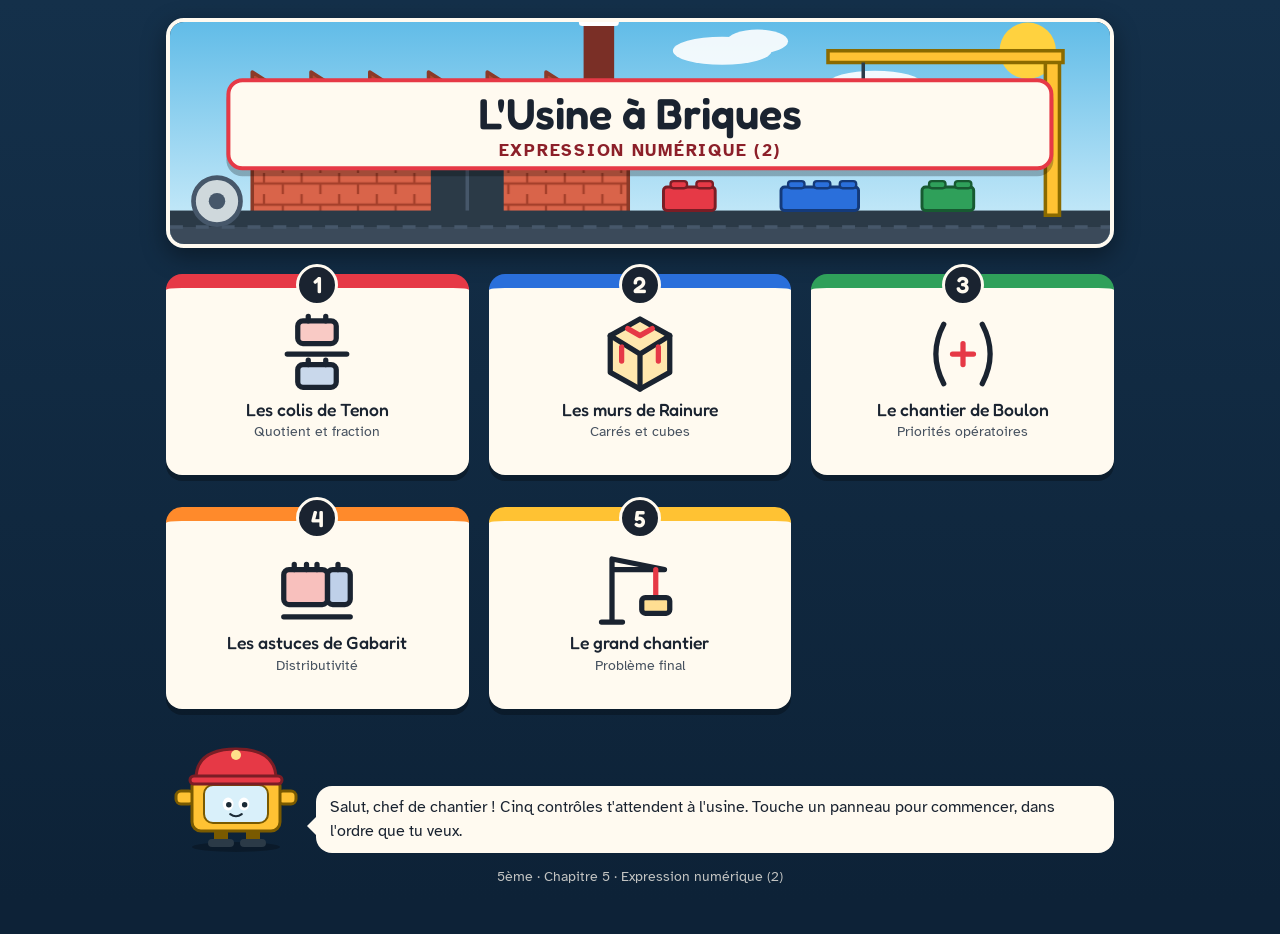
<file: pdfs/5e/5e_05_jeu.html>
<!DOCTYPE html>
<html lang="fr">
<head>
<meta charset="utf-8">
<meta name="viewport" content="width=device-width, initial-scale=1">
<title>L'Usine à Briques · 5ème · Expression numérique (2)</title>
<style>
@font-face{font-family:"Fredoka";font-style:normal;font-weight:500;font-display:swap;src:url([data-uri]) format("woff2");}
@font-face{font-family:"Fredoka";font-style:normal;font-weight:600;font-display:swap;src:url([data-uri]) format("woff2");}
@font-face{font-family:"Atkinson Hyperlegible";font-style:normal;font-weight:400;font-display:swap;src:url([data-uri]) format("woff2");}
@font-face{font-family:"Atkinson Hyperlegible";font-style:normal;font-weight:700;font-display:swap;src:url([data-uri]) format("woff2");}
/* Thème : « L'Usine à Briques » — briques à tenons génériques, robots-briques inventés.
   Une colonne, gros boutons (iPad, projection, téléphone), contrastes forts, aucune information portée par la seule couleur. */
:root {
  --bg1: #14304a; --bg2: #0d2237;
  --paper: #fffaf0; --sand: #f0dcae; --ink: #1a2330;
  --red: #e63946; --yellow: #ffc233; --blue: #2a6fdb; --green: #2fa05a; --orange: #ff8a2b;
  --ok: #2f9e62; --ko: #d6453a;
  --font-display: "Fredoka", "Trebuchet MS", Verdana, sans-serif;
  --font-body: "Atkinson Hyperlegible", "Trebuchet MS", Verdana, sans-serif;
  color-scheme: dark;
}
* { box-sizing: border-box; }
html, body { margin: 0; }
html { background: #0d2237; min-height: 100%; }
body {
  background: linear-gradient(180deg, var(--bg1) 0%, var(--bg2) 100%) fixed;
  color: var(--paper); font-family: var(--font-body); font-size: 18px; line-height: 1.45; min-height: 100%; overflow-x: hidden;
}
h1, h2, h3, h4, .display { font-family: var(--font-display); font-weight: 600; margin: 0; }
button { font: inherit; }
a { color: inherit; }
.app { max-width: 980px; margin: 0 auto; padding: 12px 16px 48px; }
:focus-visible { outline: 3px solid #fff; outline-offset: 3px; }
small { font-size: .85em; }

/* ---------- accueil ---------- */
.factory { position: relative; border-radius: 18px; overflow: hidden; border: 4px solid var(--paper); height: 180px; box-shadow: 0 8px 24px rgba(0,0,0,.4); }
.factory svg { position: absolute; inset: 0; width: 100%; height: 100%; }
.plaque {
  position: absolute; left: 50%; top: 46%; transform: translate(-50%, -50%); text-align: center; width: 88%;
  background: var(--paper); color: var(--ink); border: 4px solid var(--red); border-radius: 16px; padding: 8px 12px 6px;
  font-family: var(--font-display); font-weight: 600; font-size: clamp(1.5rem, 7vw, 2.7rem); line-height: 1.1; box-shadow: 0 6px 0 rgba(0,0,0,.25);
}
.plaque small { display: block; font-family: var(--font-body); font-weight: 700; font-size: .4em; letter-spacing: .1em; text-transform: uppercase; color: #8c1f29; margin-top: 3px; }
.cards { display: grid; grid-template-columns: repeat(2, 1fr); gap: 26px 14px; margin-top: 26px; }
.card {
  position: relative; display: flex; flex-direction: column; align-items: center; justify-content: center; gap: 4px; min-height: 170px; padding: 24px 10px 12px;
  background: var(--paper); color: var(--ink); text-decoration: none; border-radius: 16px; border-top: 14px solid var(--red); box-shadow: 0 6px 0 rgba(0,0,0,.28); transition: transform .15s;
}
.card:nth-child(2) { border-top-color: var(--blue); }
.card:nth-child(3) { border-top-color: var(--green); }
.card:nth-child(4) { border-top-color: var(--orange); }
.card:nth-child(5) { border-top-color: var(--yellow); }
.card:last-child { grid-column: 1 / -1; }
.card:hover, .card:focus-visible { transform: translateY(-4px); }
.card:active { transform: scale(.98); }
.card .num {
  position: absolute; top: -24px; left: 50%; margin-left: -21px; width: 42px; height: 42px; border-radius: 50%; background: var(--ink); color: var(--paper);
  display: grid; place-items: center; font-family: var(--font-display); font-weight: 600; font-size: 1.45rem; border: 3px solid var(--paper);
}
.card svg.ico { width: 66px; height: 66px; color: var(--ink); }
.card .who { font-family: var(--font-display); font-weight: 500; font-size: 1.1rem; text-align: center; line-height: 1.15; }
.card .what { font-size: .88rem; color: #46515f; text-align: center; line-height: 1.2; }
.card .stamp {
  position: absolute; right: 4px; top: 40%; transform: rotate(-12deg); border: 3px solid #1f6b3f; color: #1f6b3f; background: rgba(255,250,240,.94);
  font-family: var(--font-display); font-weight: 600; font-size: 1rem; padding: 0 8px; border-radius: 6px; letter-spacing: .05em;
}
.card .stars { font-size: .95rem; color: #8a5a00; letter-spacing: .1em; min-height: 1.2em; font-weight: 700; }
.desk { display: flex; align-items: flex-end; gap: 12px; margin-top: 24px; }
.guide { display: flex; align-items: flex-end; gap: 10px; flex: 1; }
.mina { width: 120px; flex: none; }
.coach .mina { width: 84px; }
.bubble { position: relative; background: var(--paper); color: var(--ink); border-radius: 16px; padding: 10px 14px; flex: 1; min-height: 60px; font-size: 1rem; }
.bubble::before { content: ""; position: absolute; left: -9px; bottom: 18px; border: 9px solid transparent; border-right-color: var(--paper); border-left: 0; }
.bubble hr { border: 0; border-top: 2px dashed #d9c58f; margin: 8px 0; }
.legend { margin: 14px 2px 0; font-size: .85rem; color: rgba(255,250,240,.75); text-align: center; }

/* ---------- page d'activité ---------- */
.bar { display: flex; align-items: center; gap: 12px; flex-wrap: wrap; }
.back {
  width: 56px; height: 56px; flex: none; display: grid; place-items: center; border-radius: 16px; background: var(--paper); color: var(--ink);
  border: 3px solid var(--red); text-decoration: none; box-shadow: 0 4px 0 rgba(0,0,0,.3);
}
.back svg { width: 30px; height: 30px; }
.ttl { flex: 1; min-width: 160px; }
.ttl .n { font-family: var(--font-display); color: var(--yellow); font-size: 1rem; letter-spacing: .06em; text-transform: uppercase; }
.ttl h1 { font-size: clamp(1.4rem, 5vw, 2.1rem); line-height: 1.1; text-wrap: balance; }
.calc { display: inline-flex; align-items: center; gap: 8px; padding: 6px 12px 6px 8px; border-radius: 999px; font-size: .9rem; font-weight: 700; background: rgba(0,0,0,.28); border: 2px solid rgba(255,250,240,.35); }
.calc svg { width: 30px; height: 30px; }
.calc.no { border-color: #ff9a8f; }
.calc.yes { border-color: #7fe0a8; }
.dots { display: flex; gap: 10px; margin: 14px 2px 4px; align-items: center; }
.dot { width: 14px; height: 14px; border-radius: 50%; background: rgba(255,250,240,.28); }
.dot.cur { background: var(--yellow); box-shadow: 0 0 0 3px rgba(255,194,51,.35); }
.dot.ok { background: var(--ok); }
.dot.failed { background: #e08b3a; }
.dots span.t { font-size: .9rem; color: rgba(255,250,240,.8); margin-left: 6px; }
.storywrap { display: flex; align-items: flex-end; gap: 10px; margin-top: 12px; }
.story { flex: 1; background: var(--paper); color: var(--ink); border-radius: 14px; padding: 12px 16px 12px 18px; border-left: 10px solid var(--red); box-shadow: 0 5px 0 rgba(0,0,0,.25); }
.story h2 { font-size: 1.15rem; color: #8c1f29; margin-bottom: 2px; }
.story p { margin: 0; font-size: 1rem; }
.storywrap .mina { width: 92px; }
.card2 { margin-top: 14px; padding: 16px; border-radius: 16px; background: rgba(0,0,0,.24); border: 2px solid rgba(255,250,240,.25); }
.ctx { margin: 0 0 4px; color: var(--yellow); font-size: .98rem; }
.cons { margin: 0 0 12px; font-size: 1.2rem; font-weight: 700; }
.blk + .blk { margin-top: 20px; padding-top: 16px; border-top: 3px dashed rgba(255,250,240,.3); }
.btitle { display: flex; align-items: center; gap: 10px; font-size: 1.1rem; margin-bottom: 8px; color: var(--yellow); }
.btitle .bn { width: 30px; height: 30px; border-radius: 8px; background: var(--yellow); color: var(--ink); display: grid; place-items: center; font-size: 1rem; flex: none; }

/* expressions, fractions */
.bigexpr, .expr {
  display: flex; flex-wrap: wrap; align-items: center; justify-content: center; gap: 2px 4px; background: var(--paper); color: var(--ink);
  border: 3px solid var(--sand); border-radius: 14px; padding: 10px 12px; margin: 4px 0 12px; font-weight: 700;
}
.bigexpr { font-size: 1.9rem; }
.expr { font-size: 1.5rem; margin: 6px 0 4px; }
.nm { font-weight: 700; padding: 0 3px; }
.op { padding: 0 6px; font-weight: 700; }
.pr { font-weight: 400; padding: 0 1px; font-size: 1.15em; }
.frac { display: inline-flex; flex-direction: column; align-items: center; vertical-align: middle; margin: 0 .25em; line-height: 1.2; }
.frac .fn { padding: 0 .3em .12em; border-bottom: .1em solid currentColor; display: flex; flex-wrap: wrap; align-items: center; justify-content: center; }
.frac .fd { padding: .12em .3em 0; display: flex; flex-wrap: wrap; align-items: center; justify-content: center; }
.frac.tchy .fn { border-bottom: 0; }
.chain { display: inline-flex; flex-wrap: wrap; align-items: center; gap: 2px 2px; }
.eq { padding: 0 .3em; font-weight: 700; }
.solution .nm, .bubble .nm { font-weight: 400; }
.solution b .nm, .solution b.nm { font-weight: 700; }
.tk {
  min-width: 46px; min-height: 46px; padding: 2px 8px; margin: 2px; border-radius: 12px; border: 3px solid var(--sand); background: #fff; color: var(--ink);
  font: inherit; font-weight: 700; font-size: 1.3rem; cursor: pointer; box-shadow: 0 3px 0 rgba(0,0,0,.25);
}
.tk.on { border-color: var(--orange); background: #ffe3b8; box-shadow: 0 0 0 4px rgba(255,138,43,.55); }
.tk.on::before { content: "●"; color: var(--orange); font-size: .6em; margin-right: 4px; }
.tk.bar { display: block; width: 100%; min-width: 56px; min-height: 30px; padding: 0; margin: 2px 0; background: transparent; border: 3px dashed transparent; box-shadow: none; position: relative; }
.tk.bar::after { content: ""; position: absolute; left: 0; right: 0; top: 50%; height: 4px; margin-top: -2px; background: currentColor; border-radius: 2px; }
.tk.bar:hover, .tk.bar:focus-visible { border-color: var(--sand); }
.tk.bar.on { border-color: var(--orange); background: #ffe3b8; box-shadow: none; }
.tk.bar.on::before { content: none; }
.tk.nb { font-size: 1.5rem; min-width: 64px; }

/* zones de réponse */
.answers { display: grid; gap: 14px; margin-top: 12px; }
.w { position: relative; padding: 10px 12px; border-radius: 14px; border: 3px solid transparent; background: rgba(255,255,255,.06); }
.w.ok { border-color: var(--ok); background: rgba(47,158,98,.18); }
.w.ko { border-color: var(--ko); background: rgba(214,69,58,.18); }
.w.ok::after, .w.ko::after { content: "✓ Juste"; position: absolute; top: -13px; right: 10px; padding: 1px 10px; border-radius: 999px; font-weight: 700; font-size: .9rem; background: var(--ok); color: #fff; }
.w.ko::after { content: "✗ À revoir"; background: var(--ko); }
.wl, .w label { display: block; margin: 0 0 6px; font-weight: 700; }
.field { display: flex; align-items: center; gap: 8px; }
.field input, .fi {
  font: inherit; font-size: 1.3rem; font-weight: 700; width: 8em; max-width: 60vw; min-height: 54px; padding: 4px 12px; border-radius: 12px;
  border: 3px solid var(--sand); background: var(--paper); color: var(--ink);
}
.fracin { display: inline-flex; flex-direction: column; align-items: center; gap: 0; }
.fracin .fi { width: 9em; max-width: 70vw; text-align: center; }
.fbar { display: block; width: 9em; max-width: 70vw; height: 5px; border-radius: 3px; background: var(--paper); margin: 6px 0; }
.unit { font-weight: 700; color: var(--yellow); font-size: 1.3rem; }
.opts { display: flex; flex-wrap: wrap; gap: 10px; }
.opt {
  min-height: 54px; min-width: 64px; padding: 6px 18px; border-radius: 14px; border: 3px solid var(--sand); background: var(--paper); color: var(--ink);
  font-weight: 700; font-size: 1.15rem; cursor: pointer; display: inline-flex; align-items: center; gap: 10px; box-shadow: 0 4px 0 rgba(0,0,0,.25);
}
.opt.on { border-color: var(--orange); background: #ffe3b8; box-shadow: 0 0 0 4px rgba(255,138,43,.55); }
.opt.on::before { content: "●"; color: var(--orange); }
.tfrow { display: flex; align-items: center; gap: 10px; justify-content: space-between; flex-wrap: wrap; padding: 8px 0; border-bottom: 1px dashed rgba(255,250,240,.3); }
.tfrow:last-child { border-bottom: 0; }
.tfrow p { margin: 0; flex: 1 1 240px; }
.tfrow.ok p::before { content: "✓ "; color: #8fe8b3; font-weight: 700; }
.tfrow.ko p::before { content: "✗ "; color: #ffb3aa; font-weight: 700; }
.tfrow.ok { color: #b8f2cf; } .tfrow.ko { color: #ffc9c2; }
.tfbtns { display: flex; gap: 8px; }

/* étiquettes à déplacer (pastilles) */
.pool { display: flex; flex-wrap: wrap; gap: 8px; align-items: center; min-height: 64px; padding: 8px; border: 3px dashed rgba(255,250,240,.45); border-radius: 14px; margin-bottom: 10px; }
.pool .note { font-size: .95rem; color: rgba(255,250,240,.75); }
.tok {
  border-radius: 14px; background: var(--yellow); color: var(--ink); font-weight: 700; cursor: grab; touch-action: none; user-select: none; -webkit-user-select: none; -webkit-touch-callout: none;
  box-shadow: 0 4px 0 rgba(0,0,0,.3); border: 3px solid #fff8; display: block; min-height: 54px; padding: 8px 14px; font-size: 1.25rem; line-height: 1.3; text-align: center;
}
.tok.sel { box-shadow: 0 0 0 4px #fff, 0 4px 0 rgba(0,0,0,.3); }
.tok.lifting { opacity: .25; }
.tok.ghost { position: fixed; z-index: 70; pointer-events: none; transform: scale(1.04) rotate(-1deg); cursor: grabbing; max-width: 92vw; }
.orows { display: grid; gap: 10px; }
.orow { display: grid; grid-template-columns: 112px 1fr; gap: 10px; align-items: center; }
.olab { background: var(--paper); color: var(--ink); border: 3px solid var(--sand); border-radius: 14px; text-align: center; padding: 4px 6px; min-height: 62px; display: flex; flex-direction: column; justify-content: center; }
.olab .rl { font-family: var(--font-display); font-weight: 600; font-size: 1.7rem; line-height: 1.05; }
.olab .rs { font-size: .8rem; color: #46515f; }
.oslot { min-height: 62px; border-radius: 14px; border: 3px dashed rgba(255,250,240,.6); display: flex; align-items: center; position: relative; background: rgba(0,0,0,.22); padding: 4px; }
.oslot i { font-style: normal; font-size: .95rem; color: rgba(255,250,240,.8); padding-left: 8px; }
.oslot .tok { width: 100%; }
.oslot.hover { background: rgba(255,194,51,.3); }
.oslot.ok { border-color: var(--ok); border-style: solid; }
.oslot.ko { border-color: var(--ko); border-style: solid; }
.oslot.ok::after, .oslot.ko::after { content: "✓"; position: absolute; right: -8px; top: -12px; width: 26px; height: 26px; border-radius: 50%; display: grid; place-items: center; font-weight: 700; background: var(--ok); color: #fff; }
.oslot.ko::after { content: "✗"; background: var(--ko); }
.orows.ready .oslot { background: rgba(255,194,51,.12); }
@media (max-width: 420px) { .orow { grid-template-columns: 92px 1fr; } .olab .rl { font-size: 1.45rem; } .tok { font-size: 1.1rem; padding: 8px 8px; } .bigexpr { font-size: 1.6rem; } }

.coach { display: flex; align-items: flex-end; gap: 8px; margin-top: 14px; }
.coach .bubble { min-height: 52px; }
.status { min-height: 1.4em; margin: 12px 2px 0; font-size: 1rem; }
.status.warn { color: #ffd69a; font-weight: 700; }
.status.good { font-weight: 700; color: #b8f2cf; }
.solution { margin-top: 12px; padding: 12px 16px; border-radius: 14px; background: var(--paper); color: var(--ink); border-left: 10px solid var(--red); }
.solution h3 { font-size: 1.15rem; color: #8c1f29; margin-bottom: 4px; }
.solution h4 { font-size: 1.02rem; color: #8c1f29; margin: 8px 0 2px; }
.solution ol { margin: 0; padding-left: 1.2em; }
.gridfig { display: block; margin: 6px 0; max-width: 100%; height: auto; }
.controls { display: flex; flex-wrap: wrap; gap: 10px; margin-top: 16px; }
.btn { min-height: 56px; padding: 0 22px; border-radius: 16px; border: 3px solid var(--yellow); background: transparent; color: var(--paper); font-weight: 700; cursor: pointer; }
.btn.primary { background: var(--yellow); color: var(--ink); flex: 1 1 180px; box-shadow: 0 4px 0 rgba(0,0,0,.3); }
.btn:disabled { opacity: .45; cursor: default; }
.btn:not(:disabled):active { transform: translateY(1px); }
.final { text-align: center; margin-top: 18px; padding: 24px 16px; border-radius: 18px; background: var(--paper); color: var(--ink); border: 5px solid var(--red); }
.final .stamp2 { display: inline-block; transform: rotate(-5deg); border: 5px solid #1f6b3f; color: #1f6b3f; font-family: var(--font-display); font-weight: 600; font-size: 2rem; padding: 0 16px; letter-spacing: .05em; margin-bottom: 10px; border-radius: 8px; }
.final .big { font-size: 2rem; color: #8a5a00; letter-spacing: .12em; }
.final .controls { justify-content: center; }
.final .btn { color: var(--ink); border-color: var(--ink); }
.final .btn.primary { background: var(--yellow); }
canvas#fx { position: fixed; inset: 0; width: 100%; height: 100%; pointer-events: none; z-index: 80; }
@media (min-width: 700px) {
  .cards { grid-template-columns: repeat(3, 1fr); gap: 32px 20px; }
  .card:last-child { grid-column: auto; }
  .card { min-height: 200px; }
  .card svg.ico { width: 84px; height: 84px; }
  .factory { height: 230px; }
  .mina { width: 140px; }
  .app { padding-top: 18px; }
  .answers { gap: 16px; }
  .bigexpr { font-size: 2.3rem; }
}
@media (prefers-reduced-motion: reduce) { .card { transition: none; } }

/* ---------- Rédaction : lignes de calcul écrites par l'élève + clavier de calcul ---------- */
.sr { position: absolute; width: 1px; height: 1px; overflow: hidden; clip: rect(0 0 0 0); white-space: nowrap; }
.note { margin: 8px 2px 0; font-size: .95rem; color: #d9e6f2; }
.rstart { margin: 4px 0 10px; }
.rstart .bigexpr { margin: 0; }
.rlines { display: grid; gap: 8px; }
.rline { display: flex; align-items: center; gap: 10px; min-height: 56px; padding: 6px 12px; border-radius: 14px; border: 3px solid transparent; background: var(--paper); color: var(--ink); }
.rline .req { font-family: var(--font-display); font-weight: 600; font-size: 1.5rem; width: 1.2em; text-align: center; flex: none; }
.rline .rtxt { flex: 1; font-family: var(--font-display); font-weight: 500; font-size: 1.45rem; letter-spacing: .01em; overflow-wrap: anywhere; }
.rline.ok { border-color: var(--ok); background: #e7f7ee; }
.rline .rmark { flex: none; display: inline-flex; align-items: center; justify-content: center; width: 34px; height: 34px; border-radius: 50%; background: var(--ok); color: #fff; font-weight: 700; font-size: 1.15rem; }
.rline.cur { border-color: var(--yellow); box-shadow: 0 0 0 3px rgba(255,194,51,.28); }
.rline.cur.ko { border-color: var(--ko); background: #fdeceb; box-shadow: 0 0 0 3px rgba(214,69,58,.25); }
.rin { flex: 1; min-width: 0; height: 46px; border: none; outline: none; background: transparent; color: var(--ink); font-family: var(--font-display); font-weight: 500; font-size: 1.45rem; letter-spacing: .01em; caret-color: var(--red); }
.rin::placeholder { color: #6b7684; font-family: var(--font-body); font-size: 1rem; letter-spacing: 0; }
.rmsg { margin: 10px 2px 0; padding: 8px 12px; border-radius: 12px; font-weight: 700; line-height: 1.35; }
.rmsg.good { background: rgba(47,158,98,.22); color: #c9f5da; border: 2px solid var(--ok); }
.rmsg.bad { background: rgba(214,69,58,.2); color: #ffd9d5; border: 2px solid var(--ko); }
.w.redac.ok .rline.ok { border-color: var(--ok); }

.kpwrap { position: sticky; bottom: 0; z-index: 5; margin: 14px -4px 0; padding: 10px 8px 10px; border-radius: 18px 18px 0 0; background: rgba(8,22,36,.97); border-top: 3px solid var(--yellow); box-shadow: 0 -8px 18px rgba(0,0,0,.35); }
.keypad { display: grid; grid-template-columns: repeat(7, 1fr); gap: 6px; max-width: 520px; margin: 0 auto; }
.keypad.off { display: none; }
.key { min-height: 46px; border-radius: 12px; border: 2px solid #3d5a78; background: #1d3a57; color: var(--paper); font-family: var(--font-display); font-weight: 600; font-size: 1.5rem; cursor: pointer; box-shadow: 0 3px 0 rgba(0,0,0,.35); touch-action: manipulation; }
.key.d { background: #284a6c; }
.key.o { background: #3a2f5c; border-color: #6a5aa0; color: #ffe9a8; }
.key.x { background: #5c2f3a; border-color: #a05a6a; }
.key:active { transform: translateY(2px); box-shadow: 0 1px 0 rgba(0,0,0,.35); }
.kprow { display: flex; gap: 8px; max-width: 520px; margin: 7px auto 0; }
.keypad.off + .kprow { margin-top: 0; }
.kprow .btn { min-height: 48px; padding: 0 14px; font-size: 1rem; }
.kprow .kpsys { flex: 0 0 auto; border-color: #6c86a3; color: #d9e6f2; font-weight: 600; }
.kprow .kpok { flex: 1 1 auto; }
@media (max-width: 420px) { .key { min-height: 44px; font-size: 1.25rem; } .kpwrap { padding: 8px 6px; } .rline .rtxt, .rin { font-size: 1.3rem; } }

</style>
</head>
<body>
<main class="app"><div id="view"></div></main>
<canvas id="fx" aria-hidden="true"></canvas>
<script>
// ====================== LOGIQUE : expressions, générateurs d'exercices, vérification (sans DOM) ======================
"use strict";
const rnd = (a, b) => a + Math.floor(Math.random() * (b - a + 1));
const pick = a => a[rnd(0, a.length - 1)];
const shuffle = a => { a = [...a]; for (let i = a.length - 1; i > 0; i--) { const j = rnd(0, i); [a[i], a[j]] = [a[j], a[i]]; } return a; };
const sum = a => a.reduce((x, y) => x + y, 0);
const pickN = (a, n) => shuffle(a).slice(0, n);
const NBSP = " ";
// nombre -> texte français (virgule décimale, espace insécable pour les milliers, vrai signe moins)
const fmt = n => {
  const neg = n < 0, s = String(Math.round(Math.abs(n) * 100) / 100).replace(".", ","), [i, d] = s.split(",");
  return (neg ? "−" : "") + i.replace(/\B(?=(\d{3})+(?!\d))/g, NBSP) + (d !== undefined ? "," + d : "");
};
const divisors = n => { const o = []; for (let d = 1; d <= n; d++) if (n % d === 0) o.push(d); return o; };

// ---- lecture des réponses de l'élève ----
const clean = s => String(s).replace(/[\s  ]/g, "");
const parseNum = s => {
  if (typeof s !== "string") return NaN;
  const t = clean(s).replace(",", ".").replace(/[−–]/g, "-");
  return /^-?\d+(\.\d+)?$/.test(t) ? Number(t) : NaN;
};
// petit évaluateur sûr (pas d'eval) : + − × ÷ et parenthèses, pour les numérateurs/dénominateurs saisis sous forme de calcul
function parseExpr(s) {
  if (typeof s !== "string") return NaN;
  const src = clean(s).replace(/,/g, ".").replace(/[−–]/g, "-").replace(/[xX*·]/g, "×").replace(/[:]/g, "÷");
  if (src === "") return NaN;
  const toks = src.match(/\d+(\.\d+)?|[+\-×÷()]/g);
  if (!toks || toks.join("") !== src) return NaN;
  let p = 0;
  const peek = () => toks[p];
  function expr() { let v = term(); while (peek() === "+" || peek() === "-") { const o = toks[p++]; const r = term(); v = o === "+" ? v + r : v - r; } return v; }
  function term() { let v = fact(); while (peek() === "×" || peek() === "÷") { const o = toks[p++]; const r = fact(); v = o === "×" ? v * r : v / r; } return v; }
  function fact() {
    const t = toks[p++];
    if (t === undefined) return NaN;
    if (t === "(") { const v = expr(); if (toks[p++] !== ")") return NaN; return v; }
    if (t === "-") return -fact();
    return /^\d/.test(t) ? Number(t) : NaN;
  }
  const v = expr();
  return p === toks.length ? v : NaN;
}

// ---- arbres d'expressions ----
const N = v => ({ k: "n", v });
const tn = x => typeof x === "number" ? N(x) : x;
const OP = (o, l, r) => ({ k: "op", o, l: tn(l), r: tn(r) });
const ADD = (l, r) => OP("+", l, r), SUB = (l, r) => OP("−", l, r), MUL = (l, r) => OP("×", l, r), DIV = (l, r) => OP("÷", l, r);
const POW = (b, e) => ({ k: "pow", b: tn(b), e });
const PAR = c => ({ k: "par", c: tn(c) });
const FR = (n, d) => ({ k: "frac", n: tn(n), d: tn(d) });
const SUP = { 2: "²", 3: "³" };
const OPNAME = { "+": "addition", "−": "soustraction", "×": "multiplication", "÷": "division" };

function ev(n) {
  switch (n.k) {
    case "n": return n.v;
    case "par": return ev(n.c);
    case "pow": return Math.pow(ev(n.b), n.e);
    case "frac": return ev(n.n) / ev(n.d);
    case "op": { const a = ev(n.l), b = ev(n.r); return n.o === "+" ? a + b : n.o === "−" ? a - b : n.o === "×" ? a * b : a / b; }
  }
}
// contrôle : tous les résultats intermédiaires sont des entiers positifs raisonnables
function chk(n, lim = 1000) {
  let v;
  switch (n.k) {
    case "n": v = n.v; break;
    case "par": v = chk(n.c, lim); break;
    case "pow": v = Math.pow(chk(n.b, lim), n.e); break;
    case "frac": { const a = chk(n.n, lim), d = chk(n.d, lim); v = d > 0 ? a / d : NaN; break; }
    case "op": { const a = chk(n.l, lim), b = chk(n.r, lim); v = n.o === "+" ? a + b : n.o === "−" ? a - b : n.o === "×" ? a * b : (b > 0 ? a / b : NaN); break; }
  }
  return Number.isInteger(v) && v >= 0 && v <= lim ? v : NaN;
}
// « propreté » : pas de × 0, × 1, de carré de 1, de résultat nul…
function nice(n) {
  let ok = true;
  (function w(n) {
    switch (n.k) {
      case "par": w(n.c); break;
      case "pow": if (n.b.v < 2) ok = false; break;
      case "frac": w(n.n); w(n.d); if (ev(n.d) < 2) ok = false; break;
      case "op": {
        w(n.l); w(n.r);
        const a = ev(n.l), b = ev(n.r);
        if (n.o === "×" || n.o === "÷") { if (a < 2 || b < 2) ok = false; }
        else if (n.o === "−") { if (a - b < 1) ok = false; }
        else if (a < 1 || b < 1) ok = false;
        break;
      }
    }
  })(n);
  return ok;
}
const buildTree = f => { for (let i = 0; i < 400; i++) { const t = f(); if (!isNaN(chk(t)) && nice(t) && ev(t) >= 2) return t; } throw new Error("gabarit impossible"); };

// numéros des opérations, dans l'ordre de lecture
function assignIds(root) {
  let c = 0;
  (function w(n) {
    switch (n.k) {
      case "par": w(n.c); break;
      case "pow": n.id = c++; break;
      case "op": w(n.l); n.id = c++; w(n.r); break;
      case "frac": w(n.n); n.id = c++; w(n.d); break;
    }
  })(root);
  return c;
}
const isLeaf = n => n.k === "n";
// opérations qu'on peut effectuer en premier (leurs opérandes sont déjà des nombres) : c'est exactement la règle des priorités
function readyNodes(root) {
  const out = [];
  (function w(n) {
    switch (n.k) {
      case "par": w(n.c); break;
      case "pow": if (isLeaf(n.b)) out.push(n); break;
      case "op": w(n.l); w(n.r); if (isLeaf(n.l) && isLeaf(n.r)) out.push(n); break;
      case "frac": w(n.n); w(n.d); if (isLeaf(n.n) && isLeaf(n.d)) out.push(n); break;
    }
  })(root);
  return out.sort((a, b) => a.id - b.id);
}
const apply = (o, a, b) => o === "+" ? a + b : o === "−" ? a - b : o === "×" ? a * b : a / b;
// une étape de calcul : on effectue d'un coup toutes les opérations prêtes
function step(n) {
  switch (n.k) {
    case "n": return n;
    case "par": { const c = step(n.c); return isLeaf(c) ? c : { k: "par", c }; }
    case "pow": return isLeaf(n.b) ? N(Math.pow(n.b.v, n.e)) : { ...n, b: step(n.b) };
    case "frac": return isLeaf(n.n) && isLeaf(n.d) ? N(n.n.v / n.d.v) : { k: "frac", n: step(n.n), d: step(n.d) };
    case "op": return isLeaf(n.l) && isLeaf(n.r) ? N(apply(n.o, n.l.v, n.r.v)) : { k: "op", o: n.o, l: step(n.l), r: step(n.r) };
  }
}
// affichage HTML ; o.touch = { wid, sel } rend les opérations touchables
function RT(n, o = {}) {
  const t = o.touch;
  const btn = (id, txt, label, cls = "") => `<button type="button" class="tk ${cls}${t.sel === id ? " on" : ""}" data-touch="${t.wid}" data-i="${id}" aria-pressed="${t.sel === id}" aria-label="${label}">${txt}</button>`;
  switch (n.k) {
    case "n": return `<span class="nm">${fmt(n.v)}</span>`;
    case "par": return `<span class="pr">(</span>${RT(n.c, o)}<span class="pr">)</span>`;
    case "pow": return t ? btn(n.id, fmt(n.b.v) + SUP[n.e], `${n.e === 2 ? "carré" : "cube"} de ${fmt(n.b.v)}`, "pw") : `<span class="nm">${fmt(n.b.v)}${SUP[n.e]}</span>`;
    case "op": return RT(n.l, o) + (t ? btn(n.id, n.o, OPNAME[n.o]) : `<span class="op">${n.o}</span>`) + RT(n.r, o);
    case "frac": return `<span class="frac${t ? " tchy" : ""}"><span class="fn">${RT(n.n, o)}</span>${t ? btn(n.id, "", "barre de fraction (division)", "bar") : ""}<span class="fd">${RT(n.d, o)}</span></span>`;
  }
}
const FRH = (a, b) => `<span class="frac"><span class="fn"><span class="nm">${a}</span></span><span class="fd"><span class="nm">${b}</span></span></span>`;
const eqs = lines => lines.join(' <span class="eq">=</span> ');
function stepsHTML(tree) {
  const lines = [RT(tree)];
  let t = tree, g = 0;
  while (!isLeaf(t) && g++ < 14) { t = step(t); lines.push(RT(t)); }
  lines[lines.length - 1] = `<b>${lines[lines.length - 1]}</b>`;
  return `<span class="chain">${eqs(lines)}</span>`;
}
function describeOp(n) {
  if (n.k === "pow") return `${fmt(n.b.v)}${SUP[n.e]} = ${n.e === 2 ? fmt(n.b.v) + " × " + fmt(n.b.v) : [n.b.v, n.b.v, n.b.v].map(fmt).join(" × ")} = ${fmt(Math.pow(n.b.v, n.e))}`;
  if (n.k === "frac") return `${fmt(n.n.v)} ÷ ${fmt(n.d.v)} = ${fmt(n.n.v / n.d.v)}`;
  return `${fmt(n.l.v)} ${n.o} ${fmt(n.r.v)} = ${fmt(apply(n.o, n.l.v, n.r.v))}`;
}
function features(n) {
  const f = { par: false, frac: false, pow: false, md: false };
  (function w(n) {
    switch (n.k) {
      case "par": f.par = true; w(n.c); break;
      case "pow": f.pow = true; break;
      case "frac": f.frac = true; w(n.n); w(n.d); break;
      case "op": if (n.o === "×" || n.o === "÷") f.md = true; w(n.l); w(n.r); break;
    }
  })(n);
  return f;
}

// grille de briques n × n (figure du rappel sur les carrés), dessinée en SVG
function gridSVG(n) {
  const s = Math.min(26, Math.floor(180 / n)), w = n * s;
  let g = "";
  for (let i = 0; i < n; i++) for (let j = 0; j < n; j++) {
    g += `<rect x="${j * s + 1}" y="${i * s + 1}" width="${s - 2}" height="${s - 2}" rx="3" fill="${(i + j) % 2 ? "#e63946" : "#ff6b6b"}" stroke="#7a1d25" stroke-width="1.5"/><circle cx="${j * s + s / 2}" cy="${i * s + s / 2}" r="${s * .26}" fill="#fff" fill-opacity=".45"/>`;
  }
  return `<svg class="gridfig" viewBox="0 0 ${w + 2} ${w + 2}" width="${w + 2}" height="${w + 2}" role="img" aria-label="Un carré de ${n} briques sur ${n}">${g}</svg>`;
}

// ---- zones de réponse ----
const W = {
  num: (id, label, answer, unit = "") => ({ id, kind: "num", label, answer, unit }),
  frac: (id, label, n, d, expr = false) => ({ id, kind: "frac", label, answer: { n, d }, expr }),
  choice: (id, label, options, answerIdx) => ({ id, kind: "choice", label, options, answerIdx }),
  tf: (id, label, statements) => ({ id, kind: "tf", label, statements }),
  order: (id, label, items, answer, labels) => ({ id, kind: "order", label, items, answer, labels }),
  touch: (id, label, render, answer) => ({ id, kind: "touch", label, render, answer }),
  redac: (id, label, start, model) => ({ id, kind: "redac", label, start, model, note: NOTE_REDAC })
};
function answered(w, v) {
  switch (w.kind) {
    case "num": return !isNaN(parseNum(v));
    case "frac": return !!v && !isNaN(parseExpr(v.n)) && !isNaN(parseExpr(v.d));
    case "choice": case "touch": return v !== undefined && v !== null;
    case "order": return Array.isArray(v) && v.length === w.items.length && v.every(x => x !== null);
    case "tf": return Array.isArray(v) && v.length === w.statements.length && v.every(x => x === true || x === false);
    case "redac": return !!(v && v.done);
  }
  return false;
}
function evalW(w, v) {
  switch (w.kind) {
    case "num": return Math.abs(parseNum(v) - w.answer) < 1e-9;
    // Fraction attendue exactement (numérateur = dividende, dénominateur = diviseur) : une fraction équivalente ne montre pas le lien avec le quotient.
    case "frac": return Math.abs(parseExpr(v.n) - w.answer.n) < 1e-9 && Math.abs(parseExpr(v.d) - w.answer.d) < 1e-9;
    case "choice": return v === w.answerIdx;
    case "touch": return w.answer.includes(v);
    case "order": return v.map((k, i) => w.items[k] === w.answer[i]);
    case "tf": return v.map((x, i) => x === w.statements[i].a);
    case "redac": return !!(v && v.done);
  }
  return false;
}
const allOk = m => Array.isArray(m) ? m.every(Boolean) : m === true;
const mixOpts = (list, good) => { const o = shuffle(list); return { options: o, idx: o.findIndex(x => x.t === good) }; };

// ======================= Les « questions » : une compétence chacune, réutilisées dans les activités et dans le chantier final =======================
const H_QUOT = `Rappel : on peut écrire un quotient sous forme de fraction. Le <b>dividende</b> va en haut (<b>numérateur</b>), le <b>diviseur</b> va en bas (<b>dénominateur</b>). Exemple du cours : 54 ÷ 6 s'écrit ${FRH(54, 6)} et vaut 9.`;
const H_POW = n => `Rappel : « 5 au carré » se note 5² = 5 × 5 = 25. « 5 au cube » se note 5³ = 5 × 5 × 5 = 125.` + (n ? `<br>${gridSVG(n)}<br><small>Un carré de ${n} briques sur ${n} : ${n}² = ${n} × ${n} = ${n * n} briques.</small>` : "");
const H_PRIO = "Rappel : on calcule d'abord ce qui est <b>entre parenthèses</b> et en haut et en bas d'une <b>barre de fraction</b>, puis les <b>carrés et cubes</b>, puis les <b>multiplications et divisions</b>, enfin les <b>additions et soustractions</b>. À priorité égale, on va de gauche à droite.";
const H_DIST = "Rappel : <b>5 × (3 + 4) = 5 × 3 + 5 × 4</b> (distributivité). <b>Développer</b>, c'est transformer un produit en une somme. <b>Factoriser</b>, c'est transformer une somme en un produit. Exemple du cours : 3,2 × 4 + 3,2 × 6 = 3,2 × (4 + 6) = 3,2 × 10 = 32.";
const bigExpr = html => `<div class="bigexpr">${html}</div>`;


// ======================= Rédaction : l'élève écrit chaque ligne, le jeu la vérifie tout de suite =======================
const NOTE_REDAC = "Une ligne par étape : tu recopies ce qui n'est pas encore calculé. Commence chaque ligne par le signe =, il est déjà écrit pour toi.";
const cloneT = t => JSON.parse(JSON.stringify(t));
const unpar = n => { while (n.k === "par") n = n.c; return n; };
const countOps = n => n.k === "n" ? 0 : n.k === "par" ? countOps(n.c) : n.k === "pow" ? 1 + countOps(n.b) : n.k === "frac" ? 1 + countOps(n.n) + countOps(n.d) : 1 + countOps(n.l) + countOps(n.r);
// forme canonique : les parenthèses « transparentes », + et × commutatifs, une fraction est une division ; mask = nombres masqués
function cn(n, mask) {
  switch (n.k) {
    case "n": return mask ? "#" : String(Math.round(n.v * 1e6) / 1e6);
    case "par": return cn(n.c, mask);
    case "pow": return "p" + n.e + "(" + cn(n.b, mask) + ")";
    case "frac": return cn({ k: "op", o: "÷", l: n.n, r: n.d }, mask);
    case "op": { const a = cn(n.l, mask), b = cn(n.r, mask); return n.o === "+" || n.o === "×" ? "(" + [a, b].sort().join(n.o) + ")" : "(" + a + n.o + b + ")"; }
  }
}
// texte de l'élève -> arbre (pas d'eval). Renvoie {t} ou {err}
function parseTree(src0) {
  const s = String(src0 == null ? "" : src0).replace(/[\s  ]/g, "").replace(/[−–—]/g, "-").replace(/[xX*·]/g, "×").replace(/[:\/]/g, "÷").replace(/,/g, ".").replace(/²/g, "^2").replace(/³/g, "^3");
  if (!s) return { err: "Ta ligne est vide." };
  const toks = s.match(/\d+(?:\.\d+)?|\^|[+\-×÷()]/g) || [];
  if (toks.join("") !== s) return { err: "Je ne comprends pas un symbole. Utilise seulement des chiffres, + − × ÷, des parenthèses, ² et ³." };
  let p = 0;
  const E = m => { throw m; };
  function expr() { let l = term(); while (toks[p] === "+" || toks[p] === "-") { const o = toks[p++] === "+" ? "+" : "−"; l = OP(o, l, term()); } return l; }
  function term() { let l = pw(); while (toks[p] === "×" || toks[p] === "÷") { const o = toks[p++]; l = OP(o, l, pw()); } return l; }
  function pw() { let b = atom(); if (toks[p] === "^") { p++; const e = toks[p++]; if (e !== "2" && e !== "3") E("Seuls les exposants 2 (carré) et 3 (cube) sont utilisés ici."); b = POW(b, +e); } return b; }
  function atom() {
    const t = toks[p++];
    if (t === undefined) E("Il manque un nombre à la fin de ta ligne.");
    if (t === "(") { const c = expr(); if (toks[p++] !== ")") E("Il manque une parenthèse fermante."); return PAR(c); }
    if (/^\d/.test(t)) { const nx = toks[p]; if (nx === "(" || /^\d/.test(nx || "")) E("Il manque un signe entre ces deux éléments (un × ?)."); return N(Number(t)); }
    if (t === "-") E("Ici, il n'y a pas de nombre négatif : revois ton calcul.");
    return E("Un signe est de trop ou mal placé : « " + t + " ».");
  }
  try {
    const t = expr();
    if (p !== toks.length) E(toks[p] === ")" ? "Il y a une parenthèse fermante en trop." : "Je ne comprends pas la fin de ta ligne.");
    return { t };
  } catch (e) { if (typeof e === "string") return { err: e }; throw e; }
}
// texte propre d'un arbre (pour les lignes affichées et pour les corrections)
function plainT(n) {
  switch (n.k) {
    case "n": return fmt(n.v);
    case "par": return "(" + plainT(n.c) + ")";
    case "pow": return plainT(n.b) + SUP[n.e];
    case "frac": { const w = x => isLeaf(x) ? plainT(x) : "(" + plainT(x) + ")"; return w(n.n) + " ÷ " + w(n.d); }
    case "op": return plainT(n.l) + " " + n.o + " " + plainT(n.r);
  }
}
function reduceSet(n, set) {
  switch (n.k) {
    case "n": return n;
    case "par": { const c = reduceSet(n.c, set); return isLeaf(c) ? c : { k: "par", c }; }
    case "pow": return set.has(n.id) ? N(Math.pow(n.b.v, n.e)) : { ...n, b: reduceSet(n.b, set) };
    case "frac": return set.has(n.id) ? N(n.n.v / n.d.v) : { k: "frac", n: reduceSet(n.n, set), d: reduceSet(n.d, set) };
    case "op": return set.has(n.id) ? N(apply(n.o, n.l.v, n.r.v)) : { k: "op", o: n.o, l: reduceSet(n.l, set), r: reduceSet(n.r, set) };
  }
}
function subsets(ids) { const out = []; for (let m = 1; m < (1 << ids.length); m++) out.push(new Set(ids.filter((_, i) => m & (1 << i)))); return out; }

// découpe « a = b = c » en lignes, applique fn à chacune ; la 1re ligne peut recopier le départ
function runLines(state, text, fn) {
  const segs = String(text == null ? "" : text).replace(/^\s*=+/, "").split("=").map(x => x.trim()).filter(x => x !== "");
  if (!segs.length) return { accepted: [], rest: "", err: "Écris ta ligne de calcul avant de valider." };
  const accepted = [];
  for (let i = 0; i < segs.length; i++) {
    const P = parseTree(segs[i]);
    if (P.err) return { accepted, rest: segs.slice(i).join(" = "), err: P.err };
    if (state.n === 0 && accepted.length === 0 && i === 0 && state.startCanon && cn(P.t) === state.startCanon) continue;
    const r = fn(state, P.t);
    if (!r.ok) return { accepted, rest: segs.slice(i).join(" = "), err: r.msg };
    state.n++; accepted.push(plainT(P.t));
    if (r.done) return { accepted, rest: "", done: true };
  }
  if (!accepted.length) return { accepted, rest: "", err: "C'est la ligne de départ : fais maintenant un premier calcul." };
  return { accepted, rest: "" };
}
// --- modèle « arbre » : suite de calculs d'une expression (c'est ici que vivent les priorités) ---
function lineTree(state, T) {
  const cur = state.cur, c = cn(T);
  if (c === cn(cur)) return { ok: false, msg: "Tu as recopié la même ligne : fais au moins un calcul." };
  const sets = subsets(readyNodes(cur).map(r => r.id));
  for (const set of sets) {
    const red = reduceSet(cur, set);
    if (cn(red) === c) { state.cur = red; assignIds(state.cur); return { ok: true, done: isLeaf(red) }; }
  }
  const v = ev(T);
  if (!isFinite(v) || Math.abs(v - ev(cur)) > 1e-9) {
    if (sets.some(set => cn(reduceSet(cur, set), true) === cn(T, true))) return { ok: false, msg: "La forme de la ligne est bonne, mais un calcul est faux. Refais chaque opération avec soin." };
    return { ok: false, msg: "Cette ligne n'a pas la même valeur que la précédente. Vérifie l'ordre des priorités et tes calculs." };
  }
  return { ok: false, msg: countOps(T) < countOps(cur)
    ? "Tu vas trop vite. Écris les étapes dans l'ordre : d'abord les opérations prioritaires, une étape à la fois."
    : "Cette ligne n'est pas la suite de la précédente. Recopie ce qui n'est pas encore calculé et calcule une opération prioritaire." };
}
function treeModel(start) {
  const t0 = cloneT(start); assignIds(t0);
  return {
    final: ev(start),
    init: () => ({ cur: cloneT(t0), n: 0, startCanon: cn(start) }),
    lines: (state, text) => runLines(state, text, lineTree),
    solution: () => { const L = []; let t = cloneT(start), g = 0; while (!isLeaf(t) && g++ < 20) { t = step(t); L.push(plainT(t)); } return L; }
  };
}
// --- modèle « étapes » : enchaînement imposé (développer, factoriser, puissances) ---
const SG = (trees, line, hint, opt) => ({ line, hint, opt: !!opt, ok: (T, m) => (typeof trees === "function" ? trees(m) : trees).some(e => cn(e) === cn(T)) });
function lineStage(state, T, stages, final) {
  const c = cn(T);
  if (state.last && c === state.last) return { ok: false, msg: "Tu as recopié la même ligne : fais une étape de plus." };
  for (let j = state.idx; j < stages.length; j++) {
    if (stages[j].ok(T, state.memo)) { state.idx = j + 1; state.last = c; return { ok: true, done: state.idx >= stages.length }; }
    if (!stages[j].opt) break;
  }
  const v = ev(T);
  if (!isFinite(v) || Math.abs(v - final) > 1e-9) return { ok: false, msg: "Cette ligne n'a pas la même valeur que le calcul de départ. Vérifie tes calculs." };
  const nxt = stages.slice(state.idx).find(g => !g.opt) || stages[state.idx];
  return { ok: false, msg: "La valeur est juste, mais ce n'est pas l'étape attendue à cet endroit : " + nxt.hint };
}
function stageModel(start, stages, final) {
  return {
    final,
    init: () => ({ idx: 0, memo: {}, n: 0, last: null, startCanon: start ? cn(start) : null }),
    lines: (state, text) => runLines(state, text, (s, T) => lineStage(s, T, stages, final)),
    solution: () => stages.filter(g => !g.opt).map(g => g.line)
  };
}
const NBR = x => Math.round(x * 1e6) / 1e6;

// ======================= Les « questions » : une compétence chacune, réutilisées dans les activités et dans le chantier final =======================

// ---- Quotient et fraction ----
function Qquotient(level, pre, parts) {
  parts = parts || (level === 2 ? ["t", "r"] : ["f", "r"]);
  let n, b, q, intro, sol, h2, h3, model;
  if (level === 3) {
    const k = rnd(2, 9); q = rnd(2, 9); n = k * q; b = k;
    const a1 = rnd(2, n - 2), a2 = n - a1, d = rnd(1, 12), c = d + k;
    intro = bigExpr(`<span class="pr">(</span>${a1} + ${a2}<span class="pr">)</span> ÷ <span class="pr">(</span>${c} − ${d}<span class="pr">)</span>`);
    sol = `(${a1} + ${a2}) ÷ (${c} − ${d}) = ${FRH(`${a1} + ${a2}`, `${c} − ${d}`)} = ${n} ÷ ${k} = <b>${q}</b>`;
    h2 = `Le dividende est (${a1} + ${a2}), le diviseur est (${c} − ${d}). Calcule d'abord ce qui est entre parenthèses.`;
    h3 = `Première ligne : ${n} ÷ ${k}. Pour la valeur, cherche combien de fois ${k} entre dans ${n}.`;
    model = treeModel(OP("÷", PAR(ADD(a1, a2)), PAR(SUB(c, d))));
  } else {
    b = rnd(2, 9); q = rnd(2, 12); n = b * q;
    intro = bigExpr(level === 1 ? `Le quotient de <b>${n}</b> par <b>${b}</b>` : FRH(n, b));
    sol = `Le quotient de ${n} par ${b} s'écrit ${FRH(n, b)} = ${n} ÷ ${b} = <b>${q}</b>.`;
    h2 = level === 1 ? `« Le quotient de ${n} par ${b} » se note ${n} ÷ ${b}. Quel nombre est le dividende (le premier) ? Quel nombre est le diviseur ?`
      : `La fraction ${n} sur ${b} est le quotient de ${n} par ${b} : écris-la avec le signe ÷.`;
    h3 = `Première ligne : ${n} ÷ ${b}. Pour la valeur, cherche combien de fois ${b} entre dans ${n}.`;
    model = stageModel(null, [
      SG([DIV(n, b)], `${n} ÷ ${b}`, `écris d'abord la division. Le dividende (en haut de la fraction) est écrit en premier.`),
      SG([N(q)], fmt(q), "calcule la division.")
    ], q);
  }
  const widgets = [];
  if (parts.includes("f")) widgets.push(W.frac(pre + "f", level === 3 ? "Écris ce quotient sous forme de fraction (tu peux écrire un calcul ou son résultat)" : "Écris ce quotient sous forme de fraction", n, b, level === 3));
  if (parts.includes("t")) {
    const pool = [
      { t: `Dans la fraction ${FRH(n, b)}, ${n} est le numérateur.`, a: true },
      { t: `Dans la fraction ${FRH(n, b)}, ${b} est le numérateur.`, a: false },
      { t: `Dans ${n} ÷ ${b}, ${n} est le dividende.`, a: true },
      { t: `Dans ${n} ÷ ${b}, ${n} est le diviseur.`, a: false },
      { t: `${FRH(n, b)} est le quotient de ${n} par ${b}.`, a: true },
      { t: `${FRH(b, n)} est le quotient de ${n} par ${b}.`, a: false }
    ];
    widgets.push(W.tf(pre + "t", "Vrai ou faux ?", pickN(pool, 2)));
  }
  if (parts.includes("r")) widgets.push(W.redac(pre + "r", level === 3 ? "Rédige le calcul de la valeur de ce quotient." : "Écris ce quotient sous forme de division, puis calcule sa valeur.", "", model));
  return { title: "Quotient et fraction", intro, widgets, hints: [H_QUOT, h2, h3], solution: sol, meta: { n, b, q, level } };
}

// ---- Carrés et cubes ----
function powRedac(id, b, e) {
  const val = Math.pow(b, e), prodTxt = Array(e).fill(b).join(" × ");
  const stages = e === 2
    ? [SG([MUL(b, b)], prodTxt, `écris ${b}² sous la forme d'un produit : combien de fois le nombre ${b} est-il multiplié par lui-même ?`), SG([N(val)], fmt(val), "calcule le produit.")]
    : [SG([MUL(MUL(b, b), b), MUL(b, MUL(b, b))], prodTxt, `écris ${b}³ comme un produit de trois facteurs égaux à ${b}.`), SG([MUL(b * b, b), MUL(b, b * b)], `${b * b} × ${b}`, "", true), SG([N(val)], fmt(val), "calcule le produit.")];
  return W.redac(id, `Écris ${b}${SUP[e]} sous forme de produit, puis calcule.`, bigExpr(`<span class="nm">${b}${SUP[e]}</span>`), stageModel(POW(b, e), stages, val));
}
function Qpow(level, pre, parts) {
  parts = parts || ["d", "c", "t"];
  const label = (b, e) => `${b}${SUP[e]}`, prod = (b, e) => Array(e).fill(b).join(" × ");
  let rows, calc;
  do {
    if (level === 1) { rows = pickN([2, 3, 4, 5, 6, 7, 8, 9], 3).map(b => [b, 2]); calc = [pick([6, 7, 8, 9, 11, 12]), 2]; }
    else if (level === 2) { rows = [...pickN([3, 4, 5, 6, 7, 8, 9, 11, 12], 2).map(b => [b, 2]), [pick([2, 3, 4, 5]), 3]]; calc = pick([[2, 3], [3, 3], [4, 3], [5, 3]]); }
    else { rows = pickN([[11, 2], [12, 2], [10, 2], [10, 3], [4, 3], [5, 3], [3, 3], [9, 2]], 3); calc = pick([[10, 3], [12, 2], [11, 2], [5, 3], [4, 3]]); }
  } while (parts.includes("d") && rows[0][0] === calc[0] && rows[0][1] === calc[1]);
  const [cb, ce] = calc, val = Math.pow(cb, ce), [db, de] = rows[0], dval = Math.pow(db, de);
  const widgets = [], tasks = [];
  let tfw = null;
  if (parts.includes("t")) {
    const n = pick([3, 4, 5, 6, 7, 8, 9]);
    const pool = [
      { t: `${n}² = ${n} × 2`, a: false }, { t: `${n}² = ${n} × ${n}`, a: true }, { t: `${n}³ = ${n} × 3`, a: false },
      { t: `${n}³ = ${n} × ${n} × ${n}`, a: true }, { t: `${n}² = ${n + n}`, a: false }, { t: `${n}² = ${n * n}`, a: true },
      { t: `${n}³ = ${n} + ${n} + ${n}`, a: false }, { t: `10³ = 1${NBSP}000`, a: true }, { t: `10³ = 30`, a: false }
    ];
    tfw = W.tf(pre + "t", "Vrai ou faux ?", pickN(pool, 2)); widgets.push(tfw);
  }
  if (parts.includes("d")) { widgets.push(powRedac(pre + "d", db, de)); tasks.push([db, de]); }
  if (parts.includes("c")) { widgets.push(powRedac(pre + "c", cb, ce)); tasks.push([cb, ce]); }
  const sq = ce === 2 && cb <= 8 ? cb : (rows.find(([b, e]) => e === 2 && b <= 8) || [4])[0];
  const h2 = `Écris d'abord le produit : le nombre est multiplié ${ce === 2 ? "2 fois" : "2 ou 3 fois"} par lui-même. Par exemple ${rows[0][0]}${SUP[rows[0][1]]} = ${prod(rows[0][0], rows[0][1])}.`;
  const h3 = ce === 3 ? `${label(cb, 3)} = ${cb} × ${cb} × ${cb}. Calcule d'abord ${cb} × ${cb} = ${cb * cb}, puis multiplie par ${cb}.` : `${label(cb, 2)} = ${cb} × ${cb}. Pense à ta table de ${cb}.`;
  const solT = tasks.map(([b, e]) => `${label(b, e)} = ${prod(b, e)} = <b>${fmt(Math.pow(b, e))}</b>`).join("<br>");
  return {
    title: "Carrés et cubes", intro: "", widgets,
    hints: [H_POW(sq), h2, h3],
    solution: solT + (tfw ? `<br>${n_t_sol(tfw)}` : ""),
    meta: { tasks, rows, calc, val, dval }
  };
}
const n_t_sol = w => `Vrai ou faux : ` + w.statements.map(s => `« ${s.t} » est <b>${s.a ? "vrai" : "faux"}</b>`).join(" ; ") + ".";

// ---- Priorités opératoires ----
const PT = {
  1: [
    () => ADD(rnd(3, 30), MUL(rnd(2, 9), rnd(2, 9))),
    () => { const b = rnd(2, 9), c = rnd(2, 9); return SUB(rnd(b * c + 2, b * c + 30), MUL(b, c)); },
    () => ADD(MUL(rnd(2, 9), rnd(2, 9)), rnd(3, 30)),
    () => { const b = rnd(3, 9), c = rnd(3, 9); return SUB(MUL(b, c), rnd(2, b * c - 2)); },
    () => { const c = rnd(2, 9), q = rnd(2, 9); return ADD(rnd(3, 30), DIV(c * q, c)); },
    () => { const c = rnd(2, 9), q = rnd(2, 9); return SUB(rnd(q + 2, q + 30), DIV(c * q, c)); },
    () => { const c = rnd(2, 9), q = rnd(2, 9); return ADD(DIV(c * q, c), rnd(3, 30)); },
    () => ADD(MUL(rnd(2, 9), rnd(2, 9)), MUL(rnd(2, 9), rnd(2, 9))),
    () => SUB(ADD(rnd(3, 20), MUL(rnd(2, 9), rnd(2, 9))), rnd(2, 15))
  ],
  2: [
    () => ADD(rnd(2, 30), POW(rnd(2, 9), 2)),
    () => { const b = rnd(2, 9); return SUB(rnd(b * b + 2, b * b + 25), POW(b, 2)); },
    () => MUL(rnd(2, 9), POW(rnd(2, 6), 2)),
    () => ADD(POW(rnd(2, 5), 3), rnd(2, 20)),
    () => { const a = rnd(3, 5); return SUB(POW(a, 3), rnd(2, Math.min(30, a * a * a - 2))); },
    () => MUL(rnd(2, 9), PAR(ADD(rnd(2, 9), rnd(2, 9)))),
    () => MUL(PAR(ADD(rnd(2, 9), rnd(2, 9))), rnd(2, 9)),
    () => { const c = rnd(2, 9), b = rnd(c + 1, c + 9); return MUL(rnd(2, 9), PAR(SUB(b, c))); },
    () => ADD(POW(rnd(2, 9), 2), POW(rnd(2, 9), 2)),
    () => SUB(POW(rnd(4, 10), 2), MUL(rnd(2, 9), rnd(2, 9))),
    () => ADD(MUL(rnd(2, 9), POW(rnd(2, 5), 2)), rnd(2, 20))
  ],
  3: [
    () => { const a = rnd(3, 8), c = rnd(2, 9); let b = c - (a * a % c); if (b === 0) b = c; b += c * rnd(0, 1); return FR(ADD(POW(a, 2), b), c); },
    () => { const c = rnd(2, 9), q = rnd(2, 9); return ADD(rnd(2, 25), FR(c * q, c)); },
    () => { const k = rnd(2, 9), q = rnd(2, 9), n = k * q, a = rnd(2, n - 2), d = rnd(1, 12); return FR(ADD(a, n - a), SUB(d + k, d)); },
    () => { const d = rnd(2, 9), a = rnd(2, 9), b = rnd(2, 9); let c = d - (a * b % d); if (c === 0) c = d; return FR(ADD(MUL(a, b), c), d); },
    () => { const a = pick([2, 3, 4, 5]); return FR(POW(a, 3), pick(divisors(a * a * a).filter(x => x >= 2 && x <= a * a))); },
    () => { const a = rnd(3, 9), dv = divisors(a * a).filter(x => x >= 2 && x <= a * a / 2); return SUB(FR(POW(a, 2), pick(dv)), rnd(1, 4)); }
  ]
};
function Qprio(level, pre, parts) {
  parts = parts || ["t", "r"];
  const tree = buildTree(pick(PT[level]));
  assignIds(tree);
  const ready = readyNodes(tree), first = ready[0], val = ev(tree), fe = features(tree);
  const widgets = [];
  if (parts.includes("t")) widgets.push(W.touch(pre + "t", "Touche l'opération à faire en premier :", sel => `<div class="expr">${RT(tree, { touch: { wid: pre + "t", sel } })}</div>`, ready.map(r => r.id)));
  if (parts.includes("r")) widgets.push(W.redac(pre + "r", "Rédige le calcul de cette expression, une étape par ligne.", bigExpr(RT(tree)), treeModel(tree)));
  const listF = [fe.par && "des parenthèses", fe.frac && "une barre de fraction (écris-la avec ÷ et des parenthèses)", fe.pow && "un carré ou un cube", fe.md && "un × ou un ÷"].filter(Boolean);
  const h2 = `Cherche, dans l'ordre : ${listF.length ? "ici il y a " + listF.join(", ") : "des parenthèses, une barre de fraction, un carré ou un cube, un × ou un ÷"}. Ce sont les opérations prioritaires.`;
  const h3 = `Commence par ${describeOp(first)}. Réécris l'expression avec ce résultat, puis recommence.`;
  const two = ready.length > 1 ? `<br><small>On pouvait aussi commencer par une autre opération prioritaire du même niveau : le résultat est le même.</small>` : "";
  return {
    title: "Priorités opératoires", intro: "", widgets, hints: [H_PRIO, h2, h3],
    solution: `On commence par ${describeOp(first)}.${two}<br>${stepsHTML(tree)}`, meta: { tree, val, ready: ready.map(r => r.id) }
  };
}

// ---- Distributivité ----
const DEV_TU = [[30, 1], [20, 1], [40, 1], [50, 1], [60, 1], [90, 1], [100, 1], [100, 2], [100, 3], [50, 2], [50, 3], [30, 2], [30, 3], [40, 2], [20, 2]];
const FAC_A = [3, 4, 5, 6, 7, 8, 9, 11, 12, 15, 25];
const DEC_A = [1.2, 1.5, 2.5, 3.5, 4.5, 6.5, 2.4, 7.5, 3.2, 4.2, 5.2, 0.5];
const SPLIT = { 10: [[2, 8], [3, 7], [4, 6], [1, 9]], 20: [[12, 8], [15, 5], [13, 7], [14, 6], [11, 9]], 50: [[20, 30], [15, 35], [18, 32], [10, 40]], 100: [[35, 65], [40, 60], [25, 75], [45, 55], [30, 70]] };

function Qdist(type, pre, parts) {
  parts = parts || (type === "dec" ? ["t", "r"] : ["x", "r"]);
  let widgets = [], hints, solution, meta;
  const vocab = () => W.tf(pre + "x", "Vrai ou faux ?", pickN([
    { t: "Développer, c'est transformer un produit en une somme.", a: true },
    { t: "Factoriser, c'est transformer une somme en un produit.", a: true },
    { t: "Développer, c'est transformer une somme en un produit.", a: false },
    { t: "Factoriser, c'est transformer un produit en une somme.", a: false }
  ], 2));
  if (parts.includes("x")) widgets.push(vocab());
  if (type === "dev") {
    const a = pick([3, 4, 5, 6, 7, 8, 9, 11, 12, 15]), [t, u] = pick(DEV_TU), b = t + u, val = a * b;
    const stages = [
      { line: `${a} × (${t} + ${u})`, hint: `écris ${b} sous la forme d'une somme (avec un nombre rond), puis ${a} × ( … + … ) avec des parenthèses.`, opt: false,
        ok: (T, m) => {
          T = unpar(T); if (T.k !== "op" || T.o !== "×") return false;
          for (const [p, q] of [[T.l, T.r], [T.r, T.l]]) if (p.k === "n" && p.v === a && q.k === "par") {
            const s = unpar(q);
            if (s.k === "op" && s.o === "+" && s.l.k === "n" && s.r.k === "n" && s.l.v > 0 && s.r.v > 0 && Math.abs(s.l.v + s.r.v - b) < 1e-9) { m.x = s.l.v; m.y = s.r.v; return true; }
          }
          return false;
        } },
      SG(m => [ADD(MUL(a, m.x), MUL(a, m.y))], `${a} × ${t} + ${a} × ${u}`, `distribue ${a} : multiplie-le par chaque terme de la somme.`),
      SG(m => [ADD(a * m.x, a * m.y)], `${a * t} + ${a * u}`, "calcule chaque produit."),
      SG([N(val)], fmt(val), "additionne les deux résultats.")
    ];
    widgets.push(W.redac(pre + "r", "Calcule sans poser : rédige avec la distributivité.", bigExpr(`${a} × ${b}`), stageModel(MUL(a, b), stages, val)));
    hints = [H_DIST, `Décompose ${b} en une somme : ${b} = ${t} + ${u}. Écris alors ${a} × (${t} + ${u}).`, `${a} × (${t} + ${u}) = ${a} × ${t} + ${a} × ${u}. Calcule chaque produit de tête, puis additionne.`];
    solution = `${a} × ${b} = ${a} × (${t} + ${u}) = ${a} × ${t} + ${a} × ${u} = ${a * t} + ${a * u} = <b>${fmt(val)}</b>`;
    meta = { a, b, val, kind: "dev", t, u };
  } else if (type === "fac") {
    const a = pick(FAC_A), s = pick([10, 10, 20, 50]), [b, c] = pick(SPLIT[s]).slice().sort(() => Math.random() - .5), val = a * s;
    const stages = [
      SG([MUL(a, ADD(b, c))], `${a} × (${b} + ${c})`, `repère le facteur commun (${a}) et écris ${a} × ( … + … ).`),
      SG([MUL(a, s)], `${a} × ${s}`, "calcule la somme entre parenthèses."),
      SG([N(val)], fmt(val), "calcule le produit.")
    ];
    widgets.push(W.redac(pre + "r", "Calcule sans poser : rédige en factorisant.", bigExpr(`${a} × ${b} + ${a} × ${c}`), stageModel(ADD(MUL(a, b), MUL(a, c)), stages, val)));
    hints = [H_DIST, `Repère le <b>facteur commun</b> : c'est le nombre qui apparaît dans les deux produits. Ici, c'est ${a}.`, `${a} × ${b} + ${a} × ${c} = ${a} × (${b} + ${c}). Calcule d'abord ${b} + ${c}, puis le produit par ${a}.`];
    solution = `${a} × ${b} + ${a} × ${c} = ${a} × (${b} + ${c}) = ${a} × ${s} = <b>${fmt(val)}</b>`;
    meta = { a, b, c, val, kind: "fac", s };
  } else {
    let a, b, c, s;
    do { a = pick(DEC_A); s = pick([10, 10, 20, 100]); [b, c] = pick(SPLIT[s]).slice().sort(() => Math.random() - .5); } while (a === 3.2 && (b === 4 || c === 4));
    const val = Math.round(a * 10) * s / 10, A = fmt(a);
    const ids = [0, 2];
    const rend = sel => {
      const nb = (id, txt) => `<button type="button" class="tk nb${sel === id ? " on" : ""}" data-touch="${pre + "t"}" data-i="${id}" aria-pressed="${sel === id}" aria-label="le nombre ${txt}">${txt}</button>`;
      return `<div class="expr">${nb(0, A)}<span class="op">×</span>${nb(1, b)}<span class="op">+</span>${nb(2, A)}<span class="op">×</span>${nb(3, c)}</div>`;
    };
    if (parts.includes("t")) widgets.push(W.touch(pre + "t", "Touche le facteur commun :", rend, ids));
    const stages = [
      SG([MUL(a, ADD(b, c))], `${A} × (${b} + ${c})`, `repère le facteur commun (${A}) et écris ${A} × ( … + … ).`),
      SG([MUL(a, s)], `${A} × ${s}`, "calcule la somme entre parenthèses."),
      SG([N(val)], fmt(val), `multiplie par ${s} : on décale la virgule ou on ajoute des zéros.`)
    ];
    widgets.push(W.redac(pre + "r", "Calcule sans poser : rédige en factorisant.", bigExpr(`${A} × ${b} + ${A} × ${c}`), stageModel(ADD(MUL(a, b), MUL(a, c)), stages, val)));
    hints = [H_DIST, `Repère le <b>facteur commun</b> : le nombre qui apparaît dans les deux produits. Ici, c'est ${A}.`, `${A} × ${b} + ${A} × ${c} = ${A} × (${b} + ${c}) = ${A} × ${s}. Multiplier par ${s}, c'est décaler la virgule ou ajouter des zéros.`];
    solution = `${A} × ${b} + ${A} × ${c} = ${A} × (${b} + ${c}) = ${A} × ${s} = <b>${fmt(val)}</b>`;
    meta = { a, b, c, val, kind: "dec", s };
  }
  return { title: "Distributivité", intro: "", widgets, hints, solution, meta };
}

// ======================= Les 5 activités =======================
const newSt = () => ({ vals: {}, marks: {}, tries: 0, fails: 0, hints: 0, status: "open", msg: "", sel: null, stars: 0, line: "", warn: false });
function combineHints(blocks) {
  return [0, 1, 2].map(k => blocks.map(b => `<b>${b.title}</b><br>${b.hints[k]}`).join("<hr>"));
}
function makeEx(ctx, consigne, blocks) {
  return {
    ctx, consigne, calc: false, blocks, widgets: blocks.flatMap(b => b.widgets),
    hints: blocks.length === 1 ? blocks[0].hints : combineHints(blocks),
    solution: blocks.length === 1 ? blocks[0].solution : blocks.map(b => `<h4>${b.title}</h4>${b.solution}`).join(""),
    st: newSt()
  };
}
const ACT = {
  1: { title: "Les colis de Tenon", short: "Quotient et fraction", who: "Tenon",
    story: "Tenon, le robot-livreur, partage des briques dans des colis. Sur chaque étiquette, il faut écrire le quotient. Il a perdu son stylo : c'est toi qui écris !",
    consigne: "Écris le quotient comme il faut, puis rédige le calcul de sa valeur.",
    ctx: ["Tenon prépare le premier colis.", "Deuxième colis : l'étiquette est une fraction.", "Dernier colis : l'étiquette est un peu plus longue."],
    make: i => [Qquotient(i + 1, "q")] },
  2: { title: "Les murs de Rainure", short: "Carrés et cubes", who: "Rainure",
    story: "Rainure construit des murs carrés et des tours en forme de cube. Elle confond encore 5² et 5 × 2 ! Écris-lui chaque calcul, ligne par ligne.",
    consigne: "Écris chaque puissance sous forme de produit, puis calcule.",
    ctx: ["Rainure construit un petit mur carré.", "Elle passe aux tours en cube.", "Elle prépare le grand portail de l'usine."],
    make: i => [Qpow(i + 1, "p")] },
  3: { title: "Le chantier de Boulon", short: "Priorités opératoires", who: "Boulon",
    story: "Boulon calcule le nombre de briques à commander. Mais il fait toujours les opérations de gauche à droite… et ses murs penchent ! Rédige-lui le calcul dans le bon ordre.",
    consigne: "Rédige le calcul ligne par ligne, en respectant les priorités.",
    ctx: ["Boulon prépare son premier devis.", "Boulon ajoute des carrés, des cubes et des parenthèses.", "Boulon utilise des fractions dans son devis."],
    make: i => [Qprio(i + 1, "r", ["r"])] },
  4: { title: "Les astuces de Gabarit", short: "Distributivité", who: "Gabarit",
    story: "Gabarit compte plus vite que la caisse enregistreuse. Son secret, c'est la distributivité ! Écris ses étapes, une par une.",
    consigne: "Calcule sans poser : rédige chaque étape avec la distributivité.",
    ctx: ["Gabarit calcule une commande de briques.", "Gabarit regroupe deux commandes.", "Gabarit mesure avec des nombres décimaux."],
    make: i => [Qdist(["dev", "fac", "dec"][i], "d")] },
  5: { title: "Le grand chantier", short: "Problème final", who: "Plotch",
    story: "Plotch inaugure la plus grande usine à briques du pays ! Pour couper le ruban, il faut réussir tous les contrôles : quotients, puissances, priorités et distributivité.",
    consigne: "Résous chaque contrôle en rédigeant ton calcul.",
    ctx: ["Contrôle n°1 : l'entrée de l'usine.", "Contrôle n°2 : la chaîne de montage.", "Contrôle n°3 : la grande halle."],
    make: i => [
      [Qquotient(1, "a", ["f"]), Qpow(1, "b", ["c"]), Qprio(1, "c", ["r"]), Qdist("dev", "d", ["r"]), Qdist("fac", "e", ["x"])],
      [Qquotient(2, "a", ["r"]), Qpow(2, "b", ["c"]), Qprio(2, "c", ["r"]), Qdist("fac", "d", ["r"]), Qdist("dev", "e", ["x"])],
      [Qquotient(3, "a", ["f"]), Qpow(3, "b", ["c"]), Qprio(3, "c", ["r"]), Qdist("dec", "d", ["r"]), Qdist("dev", "e", ["x"])]
    ][i] }
};
function newExercises(a) {
  const d = ACT[a];
  return [0, 1, 2].map(i => makeEx(d.ctx[i], d.consigne, d.make(i)));
}
if (typeof module !== "undefined") module.exports = { ACT, newExercises, answered, evalW, allOk, parseNum, parseExpr, fmt, RT, stepsHTML, chk, nice, ev, readyNodes, assignIds, PT, buildTree, Qquotient, Qpow, Qprio, Qdist, gridSVG, FRH, parseTree, cn, plainT, treeModel, stageModel, reduceSet, subsets, step, isLeaf, countOps };

// ====================== INTERFACE ======================
const $ = id => document.getElementById(id);
const view = $("view");
const R = {};            // état d'exécution de chaque activité (gardé en mémoire seulement : rien n'est stocké sur l'appareil)
let sys = false, lastR = null;   // sys : clavier de l'appareil au lieu du clavier de calcul
let curA = 0;            // activité affichée (0 = accueil)
const prog = {};         // étoiles et tampons de la session en cours
const esc = s => String(s ?? "").replace(/&/g, "&amp;").replace(/"/g, "&quot;").replace(/</g, "&lt;");

// ---- icônes dessinées à la main (pas d'image externe) ----
const S = 'viewBox="0 0 48 48" fill="none" stroke="currentColor" stroke-width="3" stroke-linecap="round" stroke-linejoin="round"';
const ICONS = {
  1: `<svg class="ico" ${S} aria-hidden="true"><rect x="13" y="5" width="22" height="13" rx="3" fill="#e63946" fill-opacity=".25"/><path d="M19 5v-2.5M29 5v-2.5"/><path d="M7 24h34"/><rect x="13" y="30" width="22" height="13" rx="3" fill="#2a6fdb" fill-opacity=".25"/><path d="M19 30v-2.5M29 30v-2.5"/></svg>`,
  2: `<svg class="ico" ${S} aria-hidden="true"><path d="M24 4l17 9.5v21L24 44 7 34.5v-21z" fill="#ffc233" fill-opacity=".35"/><path d="M24 24v20M7 13.5L24 24l17-10.5"/><path d="M17 9.5l7 4 7-4M13.5 20l.01 8M34.5 20l-.01 8" stroke="#e63946"/></svg>`,
  3: `<svg class="ico" ${S} aria-hidden="true"><path d="M13 7q-9 17 0 34M35 7q9 17 0 34"/><path d="M18 24h12M24 18v12" stroke="#e63946"/></svg>`,
  4: `<svg class="ico" ${S} aria-hidden="true"><rect x="5" y="14" width="25" height="20" rx="3" fill="#e63946" fill-opacity=".3"/><rect x="30" y="14" width="13" height="20" rx="3" fill="#2a6fdb" fill-opacity=".3"/><path d="M11 14v-3M18 14v-3M24 14v-3M36 14v-3M5 41h25M30 41h13" stroke-dasharray="0"/></svg>`,
  5: `<svg class="ico" ${S} aria-hidden="true"><path d="M8 44V8l30 6M8 14h30M14 44h-12M8 8l30 6"/><path d="M33 14v16" stroke="#e63946"/><rect x="25" y="30" width="16" height="9" rx="2" fill="#ffc233" fill-opacity=".5"/></svg>`
};
const HOME_ICON = `<svg viewBox="0 0 32 32" fill="none" stroke="currentColor" stroke-width="3" stroke-linecap="round" stroke-linejoin="round" aria-hidden="true"><path d="M4 15L16 4l12 11M7 13v15h18V13M13 28v-8h6v8"/></svg>`;
const CALC = strike => `<svg viewBox="0 0 32 32" fill="none" stroke="currentColor" stroke-width="2.4" stroke-linecap="round" stroke-linejoin="round" aria-hidden="true"><rect x="6" y="3" width="20" height="26" rx="3"/><rect x="9.5" y="6.5" width="13" height="5" rx="1"/><path d="M10 16h.01M16 16h.01M22 16h.01M10 21h.01M16 21h.01M22 21h.01M10 25.5h.01M16 25.5h.01M22 25.5h.01"/>${strike ? '<path d="M3 29L29 3" stroke="#ff6b5e" stroke-width="3.4"/>' : ""}</svg>`;

// ---- les personnages (inventés) : des robots-briques ; Plotch est la mascotte ----
const face = (cx, cy, m = "n", s = 1) => {
  const py = m === "w" ? -1 : 1;
  const mouth = m === "h" ? '<path d="M-10 12q10 14 20 0z" fill="#9b3f33" stroke="#7a2f26" stroke-width="2" stroke-linejoin="round"/>'
    : m === "w" ? '<path d="M-7 18q7-6 14 0" fill="none" stroke="#1b2a35" stroke-width="3" stroke-linecap="round"/>'
    : '<path d="M-8 14q8 6 16 0" fill="none" stroke="#1b2a35" stroke-width="3" stroke-linecap="round"/>';
  return `<g transform="translate(${cx} ${cy}) scale(${s})"><ellipse cx="-11" cy="0" rx="7.5" ry="9" fill="#fff"/><ellipse cx="11" cy="0" rx="7.5" ry="9" fill="#fff"/><circle cx="-10" cy="${py}" r="3.8" fill="#1b2a35"/><circle cx="12" cy="${py}" r="3.8" fill="#1b2a35"/>${mouth}</g>`;
};
const BODY = { Plotch: ["#ffc233", "#7a5a00"], Tenon: ["#e63946", "#7a1d25"], Rainure: ["#2a6fdb", "#143a7a"], Boulon: ["#2fa05a", "#175a31"], Gabarit: ["#ff8a2b", "#8a4710"] };
const EXTRA = {
  Plotch: '<path d="M30 46Q30 16 70 16Q110 16 110 46z" fill="#e63946" stroke="#7a1d25" stroke-width="3"/><rect x="24" y="43" width="92" height="8" rx="4" fill="#e63946" stroke="#7a1d25" stroke-width="3"/><circle cx="70" cy="22" r="5" fill="#ffe08a"/>',
  Tenon: '<rect x="108" y="70" width="30" height="26" rx="3" fill="#caa66a" stroke="#7a5a2a" stroke-width="3"/><path d="M108 80h30" stroke="#7a5a2a" stroke-width="3"/>',
  Rainure: '<rect x="108" y="54" width="30" height="11" rx="3" fill="#ffe08a" stroke="#8a6a00" stroke-width="2.5"/><circle cx="123" cy="59.5" r="3.2" fill="#fff" stroke="#8a6a00" stroke-width="1.5"/>',
  Boulon: '<path d="M124 78L131 36" stroke="#cfd8dc" stroke-width="7" stroke-linecap="round"/><path d="M124 38a9 9 0 1 1 14 2" fill="none" stroke="#cfd8dc" stroke-width="6" stroke-linecap="round"/>',
  Gabarit: '<g fill="none" stroke="#1a2330" stroke-width="3"><circle cx="62" cy="71" r="10"/><circle cx="78" cy="71" r="10"/><path d="M72 71h-4"/></g>'
};
const bot = (who, m = "n", cls = "mina") => {
  const [c, d] = BODY[who] || BODY.Plotch;
  const studs = who === "Plotch" ? "" : [34, 59, 84].map(x => `<rect x="${x}" y="33" width="22" height="13" rx="5" fill="${c}" stroke="${d}" stroke-width="3"/>`).join("");
  return `<svg class="${cls}" viewBox="0 0 140 120" aria-hidden="true">
    <ellipse cx="70" cy="114" rx="44" ry="5" fill="#000" opacity=".25"/>
    <rect x="48" y="96" width="14" height="12" fill="${d}"/><rect x="80" y="96" width="14" height="12" fill="${d}"/>
    <rect x="42" y="106" width="26" height="8" rx="4" fill="#2b3a47"/><rect x="74" y="106" width="26" height="8" rx="4" fill="#2b3a47"/>
    <rect x="10" y="58" width="18" height="13" rx="5" fill="${c}" stroke="${d}" stroke-width="3"/><rect x="112" y="58" width="18" height="13" rx="5" fill="${c}" stroke="${d}" stroke-width="3"/>
    ${studs}<rect x="26" y="44" width="88" height="54" rx="9" fill="${c}" stroke="${d}" stroke-width="3"/>
    <rect x="38" y="52" width="64" height="38" rx="9" fill="#d9f0fa" stroke="${d}" stroke-width="2"/>${face(70, 71, m, .72)}${EXTRA[who] || ""}</svg>`;
};

// ---- décor de l'accueil : l'usine à briques, un tapis roulant, une grue ----
function factorySVG() {
  const brick = (x, y, w, c, d) => `<rect x="${x}" y="${y}" width="${w}" height="20" rx="3" fill="${c}" stroke="${d}" stroke-width="2.5"/>` + Array.from({ length: Math.round(w / 22) }, (_, i) => `<rect x="${x + 6 + i * 22}" y="${y - 5}" width="14" height="6" rx="2.5" fill="${c}" stroke="${d}" stroke-width="2"/>`).join("");
  let belt = "";
  for (let i = 0; i < 40; i++) belt += `<path d="M${i * 22} 190h11" stroke="#46576a" stroke-width="3"/>`;
  return `<svg viewBox="0 0 800 220" preserveAspectRatio="xMidYMid slice" aria-hidden="true">
    <defs><linearGradient id="sk" x1="0" y1="0" x2="0" y2="1"><stop offset="0" stop-color="#58b8e6"/><stop offset="1" stop-color="#d9f2fc"/></linearGradient>
    <pattern id="brk" width="32" height="18" patternUnits="userSpaceOnUse"><rect width="32" height="18" fill="#d9644a"/><path d="M0 9h32M16 0v9M0 9v9M32 9v9" stroke="#a5402b" stroke-width="2" fill="none"/></pattern></defs>
    <rect width="800" height="220" fill="url(#sk)"/><circle cx="730" cy="40" r="24" fill="#ffd23f"/>
    <g fill="#fff" opacity=".9"><ellipse cx="470" cy="40" rx="42" ry="12"/><ellipse cx="500" cy="32" rx="26" ry="10"/><ellipse cx="600" cy="68" rx="40" ry="11"/></g>
    <rect x="352" y="14" width="26" height="80" fill="#7a2f26"/><rect x="348" y="10" width="34" height="9" rx="3" fill="#fff"/>
    <g fill="#fff" opacity=".85"><circle cx="372" cy="2" r="11"/><circle cx="392" cy="-8" r="14"/></g>
    <rect x="70" y="90" width="320" height="90" fill="url(#brk)" stroke="#8c3a28" stroke-width="3"/>
    <path d="M70 90V58l50 32V58l50 32V58l50 32V58l50 32V58l50 32V58l50 32z" fill="#b4472f" stroke="#8c3a28" stroke-width="3" stroke-linejoin="round"/>
    <rect x="92" y="108" width="40" height="28" rx="4" fill="#d9f0fa" stroke="#6b2a1e" stroke-width="3"/><rect x="152" y="108" width="40" height="28" rx="4" fill="#d9f0fa" stroke="#6b2a1e" stroke-width="3"/>
    <rect x="222" y="124" width="62" height="56" rx="4" fill="#2b3a47"/><path d="M253 124v56" stroke="#46576a" stroke-width="3"/>
    <rect x="304" y="108" width="62" height="28" rx="4" fill="#d9f0fa" stroke="#6b2a1e" stroke-width="3"/>
    <rect y="180" width="800" height="40" fill="#3b4a5a"/><rect y="176" width="800" height="14" fill="#2b3a47"/>${belt}
    ${brick(420, 156, 44, "#e63946", "#7a1d25")}${brick(520, 156, 66, "#2a6fdb", "#143a7a")}${brick(640, 156, 44, "#2fa05a", "#175a31")}
    <rect x="745" y="40" width="12" height="140" fill="#ffc233" stroke="#8a6a00" stroke-width="3"/><rect x="560" y="40" width="200" height="10" fill="#ffc233" stroke="#8a6a00" stroke-width="3"/>
    <path d="M590 50v46" stroke="#2b3a47" stroke-width="3"/>${brick(568, 96, 44, "#ffc233", "#8a6a00")}
    <circle cx="40" cy="168" r="20" fill="#cfd8dc" stroke="#46576a" stroke-width="4"/><circle cx="40" cy="168" r="7" fill="#46576a"/></svg>`;
}

// ---------------- routage ----------------
function ensure(a) { if (!R[a]) R[a] = { i: 0, ex: newExercises(a), fin: false }; return R[a]; }
function route() {
  const m = /^dossier-(\d)$/.exec(location.hash.replace("#", ""));
  curA = m && ACT[+m[1]] ? +m[1] : 0;
  window.scrollTo(0, 0);
  render(); ensureVisible();
}
window.addEventListener("hashchange", route);
function render() { curA ? viewActivity(curA) : viewHome(); }
const cur = () => curA ? R[curA].ex[R[curA].i] : null;

// ---------------- accueil ----------------
function viewHome() {
  const cards = Object.keys(ACT).map(k => {
    const n = +k, p = prog[n], d = ACT[n];
    return `<a class="card" href="#dossier-${n}" aria-label="Activité ${n} : ${esc(d.title)} (${esc(d.short)})${p ? ", réussie" : ""}">
      <span class="num">${n}</span>${ICONS[n]}<span class="who">${d.title}</span><span class="what">${d.short}</span>
      ${p ? `<span class="stamp">Contrôlé</span><span class="stars">★ ${p.stars}/9</span>` : '<span class="stars"></span>'}</a>`;
  }).join("");
  view.innerHTML = `
    <div class="factory">${factorySVG()}<div class="plaque">L'Usine à Briques<small>Expression numérique (2)</small></div></div>
    <nav class="cards" aria-label="Les cinq activités">${cards}</nav>
    <div class="desk"><div class="guide">${bot("Plotch", "n")}<div class="bubble">Salut, chef de chantier ! Cinq contrôles t'attendent à l'usine. Touche un panneau pour commencer, dans l'ordre que tu veux.</div></div></div>
    <p class="legend">5ème · Chapitre 5 · Expression numérique (2)</p>`;
}

// ---------------- page d'exercice ----------------
const redacState = (w, st) => st.vals[w.id] || (st.vals[w.id] = { lines: [], text: "", fails: 0, curFails: 0, msg: "", good: true, done: false, m: w.model.init() });
const mk = v => v === true ? "ok" : v === false ? "ko" : Array.isArray(v) ? (v.every(Boolean) ? "ok" : "ko") : "";
function wHTML(w, st, lock) {
  const m = st.marks[w.id], v = st.vals[w.id], dis = lock ? "disabled" : "";
  switch (w.kind) {
    case "num":
      return `<div class="w ${mk(m)}"><label for="in_${w.id}">${w.label}</label><div class="field"><input id="in_${w.id}" data-w="${w.id}" type="text" inputmode="decimal" autocomplete="off" autocapitalize="off" spellcheck="false" value="${esc(v)}" ${dis}>${w.unit ? `<span class="unit">${w.unit}</span>` : ""}</div></div>`;
    case "frac": {
      const x = v || {};
      const inp = part => `<input class="fi" data-w="${w.id}" data-part="${part}" type="text" inputmode="${w.expr ? "text" : "decimal"}" autocomplete="off" autocapitalize="off" spellcheck="false" aria-label="${part === "n" ? "numérateur" : "dénominateur"}" value="${esc(x[part])}" ${dis}>`;
      return `<div class="w ${mk(m)}"><p class="wl">${w.label}</p><div class="fracin">${inp("n")}<span class="fbar" aria-hidden="true"></span>${inp("d")}</div></div>`;
    }
    case "choice":
      return `<div class="w ${mk(m)}"><p class="wl">${w.label}</p><div class="opts">${w.options.map((o, i) => `<button type="button" class="opt ${v === i ? "on" : ""}" data-choice="${w.id}" data-i="${i}" aria-pressed="${v === i}" ${dis}>${o.t}</button>`).join("")}</div></div>`;
    case "touch":
      return `<div class="w ${mk(m)}"><p class="wl">${w.label}</p>${w.render(v)}</div>`;
    case "redac": {
      const r = redacState(w, st);
      const lines = r.lines.map(t => `<div class="rline ok"><span class="req">=</span><span class="rtxt">${esc(t)}</span><span class="rmark"><span class="sr">ligne juste</span>✓</span></div>`).join("");
      const input = r.done || lock ? "" : `<div class="rline cur${r.msg && !r.good ? " ko" : ""}"><span class="req">=</span><input class="rin" id="rin_${w.id}" data-r="${w.id}" type="text" inputmode="${sys ? "text" : "none"}" enterkeyhint="done" autocomplete="off" autocapitalize="off" autocorrect="off" spellcheck="false" aria-label="Écris ta prochaine ligne de calcul" placeholder="écris ta ligne ici" value="${esc(r.text)}"></div>`;
      const msg = r.done ? `<p class="rmsg good" role="status">✓ Calcul terminé, bien rédigé !</p>` : r.msg ? `<p class="rmsg ${r.good ? "good" : "bad"}" role="status">${r.good ? "✓ " : "✗ Ligne à corriger : "}${esc(r.msg)}</p>` : "";
      return `<div class="w redac ${r.done ? "ok" : lock ? "ko" : ""}"><p class="wl">${w.label}</p>${w.start ? `<div class="rstart">${w.start}</div>` : ""}<div class="rlines">${lines}${input}</div>${msg}${r.done || lock ? "" : `<p class="note">${w.note}</p>`}</div>`;
    }
    case "tf":
      return `<div class="w"><p class="wl">${w.label}</p>${w.statements.map((s, j) => {
        const t = v ? v[j] : undefined, mm = Array.isArray(m) ? m[j] : null;
        return `<div class="tfrow ${mm === true ? "ok" : mm === false ? "ko" : ""}"><p>${s.t}</p><div class="tfbtns"><button type="button" class="opt ${t === true ? "on" : ""}" data-tf="${w.id}" data-s="${j}" data-v="1" aria-pressed="${t === true}" ${dis}>Vrai</button><button type="button" class="opt ${t === false ? "on" : ""}" data-tf="${w.id}" data-s="${j}" data-v="0" aria-pressed="${t === false}" ${dis}>Faux</button></div></div>`;
      }).join("")}</div>`;
    case "order": {
      const o = v || (st.vals[w.id] = Array(w.items.length).fill(null));
      const used = new Set(o.filter(k => k !== null));
      const tok = k => `<div class="tok ${st.sel && st.sel.w === w.id && st.sel.k === k ? "sel" : ""}" data-w="${w.id}" data-k="${k}" role="button" tabindex="0" aria-label="étiquette : ${esc(w.items[k])}">${w.items[k]}</div>`;
      const pool = w.items.map((_, k) => k).filter(k => !used.has(k)).map(tok).join("");
      const slot = (k, i) => `<div class="oslot ${Array.isArray(m) ? (m[i] ? "ok" : "ko") : ""}" data-w="${w.id}" data-s="${i}" tabindex="0" aria-label="emplacement ${i + 1}">${k === null ? "<i>Dépose le produit ici</i>" : tok(k)}</div>`;
      return `<div class="w ${mk(m)}"><p class="wl">${w.label}</p><div class="pool" data-pool="${w.id}">${pool || '<span class="note">Toutes les étiquettes sont placées.</span>'}</div>
        <div class="orows ${st.sel ? "ready" : ""}">${o.map((k, i) => `<div class="orow"><div class="olab">${w.labels[i]}</div>${slot(k, i)}</div>`).join("")}</div></div>`;
    }
  }
  return "";
}
const CHEERS = ["Bravo, chef de chantier !", "Solide comme du béton !", "Bien emboîté !", "Quelle belle construction !", "Brique après brique, tu avances !"];

function viewActivity(a) {
  const d = ACT[a], r = ensure(a);
  if (r.fin) return viewFinal(a);
  const ex = r.ex[r.i], st = ex.st, lock = st.status !== "open";
  const mood = st.status === "ok" ? "h" : st.fails > 0 && st.status === "open" ? "w" : "n";
  const onlyRedac = ex.widgets.every(w => w.kind === "redac");
  const redOpen = !lock && ex.widgets.some(w => w.kind === "redac" && !redacState(w, st).done);
  const KL = { "=": "égal", "×": "fois", "÷": "divisé par", "−": "moins", "+": "plus", "²": "au carré", "³": "au cube", "(": "parenthèse ouvrante", ")": "parenthèse fermante", "⌫": "effacer", ",": "virgule" };
  const KEYS = ["1", "2", "3", "4", "5", "6", "7", "8", "9", "0", ",", "(", ")", "⌫", "×", "÷", "+", "−", "²", "³", "="];
  const keypad = redOpen ? `<div class="kpwrap"><div class="keypad${sys ? " off" : ""}" role="group" aria-label="Clavier de calcul">${KEYS.map(k => `<button type="button" class="key ${/[\d,]/.test(k) ? "d" : k === "⌫" ? "x" : "o"}" data-key="${k}" aria-label="${KL[k] || k}">${k}</button>`).join("")}</div>
      <div class="kprow"><button type="button" class="btn kpsys" data-act="sys">${sys ? "Clavier de calcul" : "Clavier de l'appareil"}</button><button type="button" class="btn primary kpok" data-act="check">Valider ma ligne</button></div></div>` : "";
  const defMsg = r.i === 0 ? "Prêt ? Lis bien la consigne, puis réponds." : "Nouvelle série, même méthode. Tu peux le faire !";
  const dots = r.ex.map((e, i) => `<span class="dot ${i === r.i ? "cur" : e.st.status === "ok" ? "ok" : e.st.status === "failed" ? "failed" : ""}"></span>`).join("");
  const last = r.i === r.ex.length - 1;
  const multi = ex.blocks.length > 1;
  const blocks = ex.blocks.map((b, bi) => `<div class="blk">${multi ? `<h3 class="btitle"><span class="bn">${bi + 1}</span>${b.title}</h3>` : ""}${b.intro || ""}<div class="answers">${b.widgets.map(w => wHTML(w, st, lock)).join("")}</div></div>`).join("");
  view.innerHTML = `
    <header class="bar">
      <a class="back" href="#accueil" aria-label="Retour à l'accueil">${HOME_ICON}</a>
      <div class="ttl"><div class="n">Activité ${a}</div><h1>${d.title}</h1></div>
      <div class="calc ${ex.calc ? "yes" : "no"}" title="${ex.calc ? "Calculatrice autorisée" : "Sans calculatrice"}">${CALC(!ex.calc)}<span>${ex.calc ? "Calculatrice autorisée" : "Sans calculatrice"}</span></div>
    </header>
    <div class="dots" aria-label="Exercice ${r.i + 1} sur 3">${dots}<span class="t">Exercice ${r.i + 1} / 3</span></div>
    ${r.i === 0 ? `<section class="storywrap">${bot(d.who, "n")}<div class="story"><h2>${d.who} a besoin de toi</h2><p>${d.story}</p></div></section>` : ""}
    <section class="card2">
      <p class="ctx">${ex.ctx}</p>
      <p class="cons">${ex.consigne}</p>
      ${blocks}
      ${keypad}
      <p class="status ${st.warn ? "warn" : ""}" aria-live="polite">${st.line || ""}</p>
      ${st.status === "failed" ? `<div class="solution"><h3>Correction détaillée</h3>${ex.solution}</div>` : ""}
      ${st.status === "ok" ? `<p class="status good">${"★".repeat(st.stars)}${"☆".repeat(3 - st.stars)} ${st.fails === 0 ? "Réussi sans aucune erreur" : `Réussi avec ${st.fails} erreur${st.fails > 1 ? "s" : ""} corrigée${st.fails > 1 ? "s" : ""}`}${st.hints ? `, avec ${st.hints} indice${st.hints > 1 ? "s" : ""}` : ""}.</p>` : ""}
      <div class="coach">${bot(d.who, mood)}<div class="bubble" aria-live="polite">${st.msg || defMsg}</div></div>
      <div class="controls">
        <button type="button" class="btn" data-act="hint" ${lock || st.hints >= 3 ? "disabled" : ""}>Indice (${st.hints}/3)</button>
        ${lock ? `<button type="button" class="btn primary" data-act="next">${last ? "Terminer l'activité" : "Exercice suivant →"}</button>`
               : redOpen ? "" : `<button type="button" class="btn primary" data-act="check">${onlyRedac ? "Valider ma ligne" : "Vérifier"}</button>`}
      </div>
    </section>`;
}
function viewFinal(a) {
  const r = R[a], d = ACT[a], total = sum(r.ex.map(e => e.st.stars));
  view.innerHTML = `
    <header class="bar"><a class="back" href="#accueil" aria-label="Retour à l'accueil">${HOME_ICON}</a><div class="ttl"><div class="n">Activité ${a}</div><h1>${d.title}</h1></div></header>
    <section class="final"><div class="stamp2">Contrôlé</div>
      <div class="big" aria-label="${total} étoiles sur 9">${"★".repeat(total)}${"☆".repeat(9 - total)}</div>
      <p>${total >= 7 ? "Chantier mené de main de maître !" : total >= 4 ? "Belle construction, chef de chantier !" : "Activité terminée. Rejoue-la pour décrocher plus d'étoiles."}</p>
      <div class="controls"><button type="button" class="btn" data-act="replay">Rejouer avec d'autres valeurs</button><a class="btn primary" href="#accueil" style="display:grid;place-items:center;text-decoration:none">Retour à l'accueil</a></div>
    </section>
    <section class="coach">${bot(d.who, "h")}<div class="bubble">Activité terminée ! Choisis-en une autre sur l'accueil.</div></section>`;
  confetti();
}

// ---------------- actions ----------------
const clearMarks = st => { st.marks = {}; st.line = ""; st.warn = false; document.querySelectorAll(".w.ok,.w.ko,.oslot.ok,.oslot.ko,.tfrow.ok,.tfrow.ko").forEach(e => e.classList.remove("ok", "ko")); };
function check() {
  const ex = cur(), st = ex.st;
  if (st.status !== "open") return;
  const reds = ex.widgets.filter(w => w.kind === "redac"), others = ex.widgets.filter(w => w.kind !== "redac");
  let acted = false, fail3 = false, anyErr = false;
  // 1. chaque ligne écrite par l'élève est vérifiée tout de suite
  reds.forEach(w => {
    const r = redacState(w, st);
    if (r.done || !String(r.text || "").trim()) return;
    acted = true;
    const res = w.model.lines(r.m, r.text);
    r.lines.push(...res.accepted);
    if (res.accepted.length) r.curFails = 0;
    if (res.err) { r.fails++; r.curFails++; st.fails++; r.msg = res.err; r.good = false; r.text = res.rest; anyErr = true; if (r.curFails >= 3) fail3 = true; }
    else { r.curFails = 0; r.good = true; r.text = ""; r.msg = res.done ? "" : res.accepted.length > 1 ? "Ces lignes sont justes, continue !" : "Ligne juste, continue !"; if (res.done) r.done = true; }
  });
  // 2. les autres réponses (vrai/faux, fraction, choix…), comptées une seule fois tant qu'elles ne changent pas
  let othersOk = true, incomplete = false;
  if (others.length) {
    const sig = JSON.stringify(others.map(w => st.vals[w.id]));
    if (!others.every(w => answered(w, st.vals[w.id]))) { incomplete = true; othersOk = false; }
    else if (st.sig === sig) othersOk = others.every(w => allOk(st.marks[w.id]));
    else {
      st.sig = sig; others.forEach(w => { st.marks[w.id] = evalW(w, st.vals[w.id]); });
      othersOk = others.every(w => allOk(st.marks[w.id]));
      if (!othersOk) { st.tries++; st.fails++; anyErr = true; if (st.tries >= 3) fail3 = true; }
    }
  }
  if (!acted && !others.length) { st.line = "Écris ta ligne de calcul avant de valider."; st.warn = true; render(); focusR(); return; }
  const redDone = reds.every(w => redacState(w, st).done);
  st.warn = false; st.line = "";
  if (fail3) {
    st.status = "failed"; st.stars = 0;
    st.msg = "Trois erreurs sur la même question : c'est fini pour celui-ci. Lis la correction détaillée, puis passe au suivant."; finishIfLast();
  } else if (redDone && othersOk && !incomplete) {
    const base = st.fails === 0 ? 3 : st.fails <= 2 ? 2 : 1;
    st.status = "ok"; st.stars = Math.max(1, base - (st.hints > 0 ? 1 : 0));
    st.msg = CHEERS[rnd(0, CHEERS.length - 1)]; confetti(); finishIfLast();
  } else if (incomplete) {
    st.line = "Réponds aussi aux questions (vrai ou faux, fraction…) avant de vérifier."; st.warn = true; st.msg = "Il reste des questions sans réponse.";
  } else if (anyErr) {
    st.msg = "Regarde le message sous la ligne rouge, corrige-la, puis revalide. Un indice peut t'aider.";
  } else {
    st.msg = "Bien ! Écris la ligne suivante.";
  }
  render(); focusR();
}
// garde le champ de saisie ET le message de correction visibles au-dessus du clavier à l'écran
function ensureVisible() {
  const el = document.querySelector(".rin"); if (!el) return;
  const kp = document.querySelector(".kpwrap"), msg = el.closest(".redac") && el.closest(".redac").querySelector(".rmsg");
  const r = el.getBoundingClientRect(), bot = (msg || el).getBoundingClientRect().bottom, lim = innerHeight - (kp ? kp.getBoundingClientRect().height : 0) - 14;
  if (r.top > innerHeight - 40) return;
  if (bot > lim) window.scrollBy({ top: Math.min(bot - lim + 8, Math.max(0, r.top - 70)), behavior: "auto" });
  else if (r.top < 60) window.scrollBy({ top: r.top - 80, behavior: "auto" });
}
function focusR() {
  const el = document.querySelector(".rin"); if (!el) return;
  try { el.focus({ preventScroll: true }); const l = el.value.length; el.setSelectionRange(l, l); } catch (e) { /* sans importance */ }
  ensureVisible();
}
function finishIfLast() {
  const r = R[curA];
  if (r.i === r.ex.length - 1) prog[curA] = { stars: sum(r.ex.map(e => e.st.stars)) };
}
function hint() {
  const st = cur().st;
  if (st.status !== "open" || st.hints >= 3) return;
  st.msg = cur().hints[st.hints]; st.hints++; render();
}
function next() { const r = R[curA]; if (r.i < r.ex.length - 1) r.i++; else r.fin = true; render(); window.scrollTo(0, 0); ensureVisible(); }
function keyPress(k) {
  const el = (lastR && document.getElementById(lastR)) || document.querySelector(".rin");
  if (!el || el.disabled) return;
  const a = el.selectionStart == null ? el.value.length : el.selectionStart, b = el.selectionEnd == null ? a : el.selectionEnd;
  let v = el.value, p;
  if (k === "⌫") { if (a !== b) { v = v.slice(0, a) + v.slice(b); p = a; } else if (a > 0) { v = v.slice(0, a - 1) + v.slice(a); p = a - 1; } else p = 0; }
  else { v = v.slice(0, a) + k + v.slice(b); p = a + k.length; }
  el.value = v; try { el.focus({ preventScroll: true }); el.setSelectionRange(p, p); } catch (e) { /* sans importance */ }
  el.dispatchEvent(new Event("input", { bubbles: true }));
}
function replay() { R[curA] = { i: 0, ex: newExercises(curA), fin: false }; render(); window.scrollTo(0, 0); ensureVisible(); }

document.addEventListener("click", e => {
  const t = e.target.closest("[data-act],[data-choice],[data-tf],[data-touch],[data-key]");
  if (!t || !curA) return;
  const ex = cur(); if (!ex) return;
  if (t.dataset.key) { keyPress(t.dataset.key); return; }
  if (t.dataset.act === "sys") { sys = !sys; render(); focusR(); return; }
  if (t.dataset.act) { ({ check, hint, next, replay })[t.dataset.act](); return; }
  const st = ex.st; if (st.status !== "open") return;
  if (t.dataset.choice) { st.vals[t.dataset.choice] = +t.dataset.i; clearMarks(st); render(); }
  else if (t.dataset.touch) { st.vals[t.dataset.touch] = +t.dataset.i; clearMarks(st); render(); }
  else if (t.dataset.tf) {
    const w = t.dataset.tf, arr = st.vals[w] || (st.vals[w] = Array(ex.widgets.find(x => x.id === w).statements.length).fill(null));
    arr[+t.dataset.s] = t.dataset.v === "1"; clearMarks(st); render();
  }
});
document.addEventListener("input", e => {
  const el = e.target; if (!curA || !el.dataset || !(el.dataset.w || el.dataset.r) || !cur()) return;
  const st = cur().st; if (st.status !== "open") return;
  if (el.dataset.r) { const w = cur().widgets.find(x => x.id === el.dataset.r); if (w) redacState(w, st).text = el.value; return; }
  if (el.dataset.part) { const o = st.vals[el.dataset.w] || (st.vals[el.dataset.w] = {}); o[el.dataset.part] = el.value; }
  else st.vals[el.dataset.w] = el.value;
  clearMarks(st);
});
document.addEventListener("focusin", e => { if (e.target.classList && e.target.classList.contains("rin")) lastR = e.target.id; });
["pointerdown", "mousedown"].forEach(ev => document.addEventListener(ev, e => { if (e.target.closest && e.target.closest(".key")) e.preventDefault(); }));
document.addEventListener("keydown", e => {
  if (!curA || !cur()) return;
  if (e.key === "Enter" && e.target.matches && e.target.matches("input[type=text]")) { e.preventDefault(); check(); return; }
  if ((e.key === "Enter" || e.key === " ") && e.target.classList) {
    if (e.target.classList.contains("tok")) { e.preventDefault(); tapTok(e.target.dataset.w, +e.target.dataset.k); }
    else if (e.target.classList.contains("oslot") && cur().st.sel) { e.preventDefault(); place(e.target.dataset.w, cur().st.sel.k, +e.target.dataset.s); }
  }
});

// ---------------- glisser-déposer des étiquettes (pointer events) + alternative « toucher puis toucher » ----------------
function place(wid, k, s) {
  const st = cur().st; if (st.status !== "open") return;
  const o = st.vals[wid], from = o.indexOf(k), occ = o[s];
  if (from === s) return;
  if (from >= 0) o[from] = occ;
  o[s] = k; st.sel = null; clearMarks(st); render();
}
function toPool(wid, k) {
  const st = cur().st, o = st.vals[wid], from = o.indexOf(k);
  if (from >= 0) o[from] = null;
  st.sel = null; clearMarks(st); render();
}
function tapTok(wid, k) {
  const st = cur().st; if (st.status !== "open") return;
  const o = st.vals[wid], at = o.indexOf(k);
  if (st.sel && st.sel.w === wid && st.sel.k !== k && at >= 0) { place(wid, st.sel.k, at); return; }
  st.sel = st.sel && st.sel.k === k && st.sel.w === wid ? null : { w: wid, k }; render();
}
document.addEventListener("click", e => {
  if (!curA || !cur()) return;
  const slot = e.target.closest(".oslot");
  if (slot && !e.target.closest(".tok") && cur().st.sel) place(slot.dataset.w, cur().st.sel.k, +slot.dataset.s);
  const pool = e.target.closest(".pool");
  if (pool && !e.target.closest(".tok") && cur().st.sel) toPool(pool.dataset.pool, cur().st.sel.k);
});
let drag = null;
document.addEventListener("pointerdown", e => {
  const el = e.target.closest(".tok");
  if (!el || !curA || !cur() || cur().st.status !== "open" || e.button > 0) return;
  const r = el.getBoundingClientRect();
  drag = { w: el.dataset.w, k: +el.dataset.k, el, sx: e.clientX, sy: e.clientY, ox: e.clientX - r.left, oy: e.clientY - r.top, wd: r.width, ht: r.height, moved: false, ghost: null };
});
function moveGhost() {
  if (!drag || !drag.ghost) return;
  drag.ghost.style.left = (drag.px - drag.ox) + "px"; drag.ghost.style.top = (drag.py - drag.oy) + "px";
  document.querySelectorAll(".oslot.hover").forEach(s => s.classList.remove("hover"));
  const s = document.elementFromPoint(drag.px, drag.py)?.closest(".oslot");
  if (s && s.dataset.w === drag.w) s.classList.add("hover");
}
// défilement automatique quand le doigt approche du haut ou du bas de l'écran
function autoScroll() {
  if (!drag || drag.raf) return;
  const step = () => {
    if (!drag || !drag.moved) return;
    const edge = 90, h = innerHeight;
    const over = document.elementFromPoint(drag.px, drag.py)?.closest(".oslot");
    const dy = over ? 0 :  drag.py > h - edge ? Math.ceil((drag.py - (h - edge)) / 5) : drag.py < edge ? -Math.ceil((edge - drag.py) / 5) : 0;
    if (dy) { scrollBy(0, dy); moveGhost(); }
    drag.raf = requestAnimationFrame(step);
  };
  drag.raf = requestAnimationFrame(step);
}
window.addEventListener("pointermove", e => {
  if (!drag) return;
  if (!drag.moved && Math.hypot(e.clientX - drag.sx, e.clientY - drag.sy) > 7) {
    drag.moved = true;
    const g = drag.el.cloneNode(true); g.classList.remove("sel"); g.classList.add("ghost"); g.style.width = drag.wd + "px"; g.style.minHeight = drag.ht + "px";
    document.body.appendChild(g); drag.ghost = g; drag.el.classList.add("lifting");
  }
  if (drag.moved) { e.preventDefault(); drag.px = e.clientX; drag.py = e.clientY; moveGhost(); autoScroll(); }
}, { passive: false });
function endDrag(e, cancelled) {
  if (!drag) return;
  const d = drag; drag = null; if (d.raf) cancelAnimationFrame(d.raf);
  document.querySelectorAll(".oslot.hover").forEach(s => s.classList.remove("hover"));
  if (d.ghost) d.ghost.remove();
  if (d.moved) {
    if (cancelled) { render(); return; }
    const s = document.elementFromPoint(e.clientX, e.clientY)?.closest(".oslot");
    if (s && s.dataset.w === d.w) place(d.w, d.k, +s.dataset.s); else toPool(d.w, d.k);
  } else if (!cancelled) { tapTok(d.w, d.k); }
}
window.addEventListener("pointerup", e => endDrag(e, false));
window.addEventListener("pointercancel", e => endDrag(e, true));

// ---------------- confettis en briques (aucun son) ----------------
function confetti() {
  if (matchMedia("(prefers-reduced-motion: reduce)").matches) return;
  const cv = $("fx"), ctx = cv.getContext("2d");
  cv.width = innerWidth; cv.height = innerHeight;
  const cols = ["#e63946", "#ffc233", "#2a6fdb", "#2fa05a", "#fffaf0", "#ff8a2b"];
  const ps = Array.from({ length: 80 }, () => ({
    x: Math.random() * cv.width, y: -20 - Math.random() * cv.height * .4, vx: (Math.random() - .5) * 3, vy: 2 + Math.random() * 4,
    s: 8 + Math.random() * 8, r: Math.random() * 6, vr: (Math.random() - .5) * .3, c: cols[(Math.random() * cols.length) | 0]
  }));
  let t = 0;
  (function frame() {
    ctx.clearRect(0, 0, cv.width, cv.height);
    ps.forEach(p => {
      p.x += p.vx; p.y += p.vy; p.r += p.vr; ctx.save(); ctx.translate(p.x, p.y); ctx.rotate(p.r);
      ctx.fillStyle = p.c; ctx.fillRect(-p.s, -p.s / 2, p.s * 2, p.s);
      ctx.fillStyle = "rgba(255,255,255,.45)"; ctx.fillRect(-p.s * .6, -p.s * .75, p.s * .45, p.s * .28); ctx.fillRect(p.s * .15, -p.s * .75, p.s * .45, p.s * .28);
      ctx.restore();
    });
    if (++t < 150) requestAnimationFrame(frame); else ctx.clearRect(0, 0, cv.width, cv.height);
  })();
}

route();

</script>
</body>
</html>
</file>
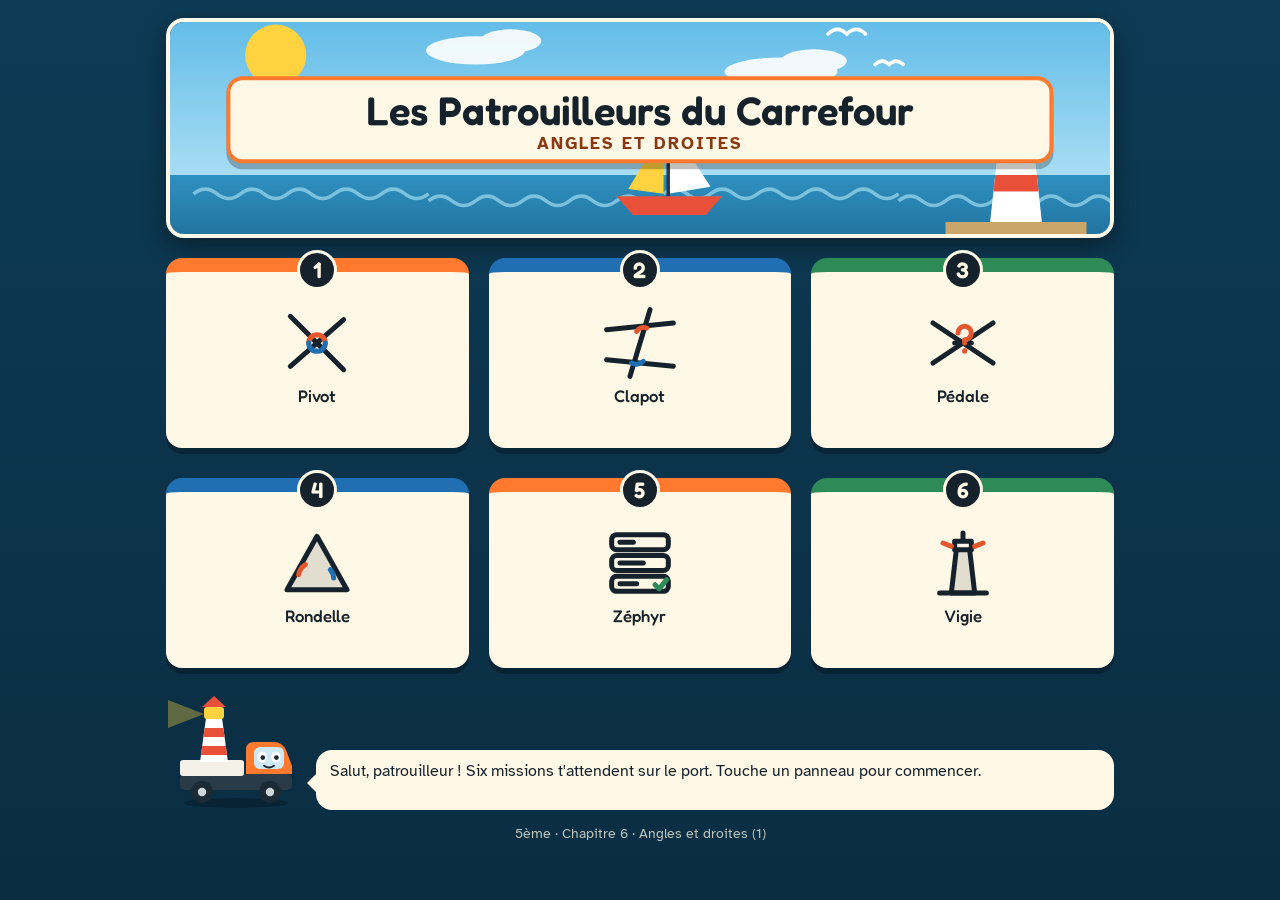
<file: pdfs/5e/5e_06_jeu.html>
<!DOCTYPE html>
<html lang="fr">
<head>
<meta charset="utf-8">
<meta name="viewport" content="width=device-width, initial-scale=1">
<title>Les Patrouilleurs du Carrefour · 5ème · Angles et droites</title>
<style>
@font-face{font-family:"Fredoka";font-style:normal;font-weight:500;font-display:swap;src:url([data-uri]) format("woff2");}
@font-face{font-family:"Fredoka";font-style:normal;font-weight:600;font-display:swap;src:url([data-uri]) format("woff2");}
@font-face{font-family:"Atkinson Hyperlegible";font-style:normal;font-weight:400;font-display:swap;src:url([data-uri]) format("woff2");}
@font-face{font-family:"Atkinson Hyperlegible";font-style:normal;font-weight:700;font-display:swap;src:url([data-uri]) format("woff2");}
/* Thème : « Les Patrouilleurs du Carrefour » — port de plaisance, véhicules-robots inventés.
   Une colonne, gros boutons (iPad, projection, téléphone), contrastes forts, aucune information portée par la seule couleur. */
:root {
  --sea: #0d3b55;
  --sea-2: #145a7c;
  --paper: #fff8e6;
  --sand: #f3e2b3;
  --ink: #16222b;
  --orange: #ff7a2f;
  --red: #e8503a;
  --yellow: #ffd23f;
  --blue: #1f6fb2;
  --ok: #2f9e62;
  --ko: #d6453a;
  --font-display: "Fredoka", "Trebuchet MS", Verdana, sans-serif;
  --font-body: "Atkinson Hyperlegible", "Trebuchet MS", Verdana, sans-serif;
  color-scheme: dark;
}
* { box-sizing: border-box; }
html, body { margin: 0; }
body {
  background: linear-gradient(180deg, #0d3b55 0%, #0a2d42 100%) fixed;
  color: var(--paper);
  font-family: var(--font-body);
  font-size: 18px;
  line-height: 1.45;
  min-height: 100%;
  overflow-x: hidden;
}
h1, h2, h3, .display { font-family: var(--font-display); font-weight: 600; margin: 0; }
button { font: inherit; }
a { color: inherit; }
.app { max-width: 980px; margin: 0 auto; padding: 12px 16px 48px; }
:focus-visible { outline: 3px solid #fff; outline-offset: 3px; }
sup { font-size: .7em; line-height: 0; }

/* ---------- accueil ---------- */
.harbor { position: relative; border-radius: 18px; overflow: hidden; border: 4px solid #fff8e6; height: 170px; box-shadow: 0 8px 24px rgba(0,0,0,.4); }
.harbor svg { position: absolute; inset: 0; width: 100%; height: 100%; }
.plaque {
  position: absolute; left: 50%; top: 46%; transform: translate(-50%, -50%); text-align: center; width: 88%;
  background: var(--paper); color: var(--ink); border: 4px solid var(--orange); border-radius: 16px; padding: 8px 12px 6px;
  font-family: var(--font-display); font-weight: 600; font-size: clamp(1.3rem, 5.6vw, 2.5rem); line-height: 1.1;
  box-shadow: 0 6px 0 rgba(0,0,0,.25);
}
.plaque small { display: block; font-family: var(--font-body); font-weight: 700; font-size: .42em; letter-spacing: .12em; text-transform: uppercase; color: #8a3a12; margin-top: 3px; }

.cards { display: grid; grid-template-columns: repeat(2, 1fr); gap: 18px 14px; margin-top: 20px; }
.card {
  position: relative; display: flex; flex-direction: column; align-items: center; justify-content: center; gap: 4px;
  min-height: 160px; padding: 22px 10px 12px; background: var(--paper); color: var(--ink); text-decoration: none;
  border-radius: 16px; border-top: 14px solid var(--orange); box-shadow: 0 6px 0 rgba(0,0,0,.28); transition: transform .15s;
}
.card:nth-child(2n) { border-top-color: var(--blue); }
.card:nth-child(3n) { border-top-color: #2e8b57; }
.card:hover, .card:focus-visible { transform: translateY(-4px); }
.card:active { transform: scale(.98); }
.card .num {
  position: absolute; top: -22px; left: 50%; margin-left: -20px; width: 40px; height: 40px; border-radius: 50%; background: var(--ink); color: var(--paper);
  display: grid; place-items: center; font-family: var(--font-display); font-weight: 600; font-size: 1.4rem; border: 3px solid var(--paper);
}
.card svg.ico { width: 64px; height: 64px; color: var(--ink); }
.card .who { font-family: var(--font-display); font-weight: 500; font-size: 1.05rem; text-align: center; line-height: 1.1; }
.card .stamp {
  position: absolute; right: 4px; top: 44%; transform: rotate(-12deg); border: 3px solid #b03a1f; color: #b03a1f; background: rgba(255,248,230,.92);
  font-family: var(--font-display); font-weight: 600; font-size: 1rem; padding: 0 8px; border-radius: 6px; letter-spacing: .06em;
}
.card .stars { font-size: .95rem; color: #8a5a00; letter-spacing: .1em; min-height: 1.2em; font-weight: 700; }

.desk { display: flex; align-items: flex-end; gap: 12px; margin-top: 22px; }
.guide { display: flex; align-items: flex-end; gap: 10px; flex: 1; }
.mina { width: 120px; flex: none; }
.bubble { position: relative; background: var(--paper); color: var(--ink); border-radius: 16px; padding: 10px 14px; flex: 1; min-height: 60px; font-size: 1rem; }
.bubble::before { content: ""; position: absolute; left: -9px; bottom: 18px; border: 9px solid transparent; border-right-color: var(--paper); border-left: 0; }
.legend { margin: 14px 2px 0; font-size: .85rem; color: rgba(255,248,230,.75); text-align: center; }

/* ---------- page d'activité ---------- */
.bar { display: flex; align-items: center; gap: 12px; flex-wrap: wrap; }
.back {
  width: 56px; height: 56px; flex: none; display: grid; place-items: center; border-radius: 16px; background: var(--paper); color: var(--ink);
  border: 3px solid var(--orange); text-decoration: none; box-shadow: 0 4px 0 rgba(0,0,0,.3);
}
.back svg { width: 30px; height: 30px; }
.ttl { flex: 1; min-width: 160px; }
.ttl .n { font-family: var(--font-display); color: var(--yellow); font-size: 1rem; letter-spacing: .06em; text-transform: uppercase; }
.ttl h1 { font-size: clamp(1.4rem, 5vw, 2.1rem); line-height: 1.1; text-wrap: balance; }
.calc { display: inline-flex; align-items: center; gap: 8px; padding: 6px 12px 6px 8px; border-radius: 999px; font-size: .9rem; font-weight: 700; background: rgba(0,0,0,.28); border: 2px solid rgba(255,248,230,.35); }
.calc svg { width: 30px; height: 30px; }
.calc.no { border-color: #ff9a8f; }
.calc.yes { border-color: #7fe0a8; }

.dots { display: flex; gap: 10px; margin: 14px 2px 4px; align-items: center; }
.dot { width: 14px; height: 14px; border-radius: 50%; background: rgba(255,248,230,.28); }
.dot.cur { background: var(--yellow); box-shadow: 0 0 0 3px rgba(255,210,63,.35); }
.dot.ok { background: var(--ok); }
.dot.failed { background: #e08b3a; }
.dots span.t { font-size: .9rem; color: rgba(255,248,230,.8); margin-left: 6px; }

.story { margin: 12px 0 0; background: var(--paper); color: var(--ink); border-radius: 14px; padding: 12px 16px 12px 18px; border-left: 10px solid var(--orange); box-shadow: 0 5px 0 rgba(0,0,0,.25); }
.story h2 { font-size: 1.15rem; color: #a33d10; margin-bottom: 2px; }
.story p { margin: 0; font-size: 1rem; }

.guide2 { display: flex; align-items: flex-end; gap: 10px; margin: 14px 0 0; }
.card2 { margin-top: 14px; padding: 16px; border-radius: 16px; background: rgba(0,0,0,.24); border: 2px solid rgba(255,248,230,.25); }
.ctx { margin: 0 0 4px; color: var(--yellow); font-size: .98rem; }
.cons { margin: 0 0 12px; font-size: 1.2rem; font-weight: 700; }

/* figures */
.figwrap { background: var(--paper); border-radius: 14px; padding: 8px; margin: 6px 0 12px; display: flex; justify-content: center; border: 3px solid var(--sand); }
.figwrap + .figwrap { margin-top: 0; }
.fig { width: 100%; max-width: 440px; height: auto; display: block; touch-action: manipulation; }
.fig .ln { stroke: #16222b; stroke-width: 3.2; stroke-linecap: round; }
.fig .dt { fill: #16222b; }
.fig .lbl { font: 700 17px "Atkinson Hyperlegible", Verdana, sans-serif; fill: #16222b; paint-order: stroke; stroke: #fff8e6; stroke-width: 5px; stroke-linejoin: round; }
.fig .lbl.q { font-size: 24px; fill: #a33d10; }
.fig .hit { fill: transparent; cursor: pointer; }
.fig .hit:hover { fill: rgba(255,210,63,.35); }
.fig .hit.sel { fill: rgba(255,210,63,.65); stroke: #16222b; stroke-width: 3.5; stroke-dasharray: 7 5; }
.fig .hit:focus-visible { outline: none; stroke: #16222b; stroke-width: 4; }
.figwrap.sm { margin: 0; padding: 4px; border-width: 2px; }
.figwrap.sm .fig { max-width: 250px; }

/* zones de réponse */
.answers { display: grid; gap: 14px; margin-top: 12px; }
.w { position: relative; padding: 10px 12px; border-radius: 14px; border: 3px solid transparent; background: rgba(255,255,255,.06); }
.w.ok { border-color: var(--ok); background: rgba(47,158,98,.18); }
.w.ko { border-color: var(--ko); background: rgba(214,69,58,.18); }
.w.ok::after, .w.ko::after {
  content: "✓ Juste"; position: absolute; top: -13px; right: 10px; padding: 1px 10px; border-radius: 999px; font-weight: 700; font-size: .9rem; background: var(--ok); color: #fff;
}
.w.ko::after { content: "✗ À revoir"; background: var(--ko); }
.wl, .w label { display: block; margin: 0 0 6px; font-weight: 700; }
.field { display: flex; align-items: center; gap: 8px; }
.field input {
  font: inherit; font-size: 1.3rem; font-weight: 700; width: 8em; max-width: 60vw; min-height: 54px; padding: 4px 12px; border-radius: 12px;
  border: 3px solid var(--sand); background: var(--paper); color: var(--ink);
}
.unit { font-weight: 700; color: var(--yellow); font-size: 1.3rem; }
.opts { display: flex; flex-wrap: wrap; gap: 10px; }
.opt {
  min-height: 54px; min-width: 64px; padding: 6px 18px; border-radius: 14px; border: 3px solid var(--sand); background: var(--paper); color: var(--ink);
  font-weight: 700; font-size: 1.15rem; cursor: pointer; display: inline-flex; align-items: center; gap: 10px; box-shadow: 0 4px 0 rgba(0,0,0,.25);
}
.opt.on { border-color: var(--orange); background: #ffe3b8; box-shadow: 0 0 0 4px rgba(255,122,47,.55); }
.opt.on::before { content: "●"; color: var(--orange); }
.sw { display: inline-block; width: 16px; height: 16px; border-radius: 50%; border: 2px solid rgba(255,255,255,.6); }
.sw.big { width: 26px; height: 26px; background: var(--c); border-color: var(--ink); }
.sl { display: flex; align-items: center; gap: 10px; flex-wrap: wrap; }
.sl input[type=range] { flex: 1 1 200px; min-width: 160px; height: 44px; accent-color: var(--orange); }
.sl output { min-width: 4.5em; font-weight: 700; font-size: 1.4rem; color: var(--yellow); text-align: center; }
.mini { width: 52px; height: 52px; border-radius: 50%; border: 3px solid var(--sand); background: var(--paper); color: var(--ink); font-size: 1.6rem; font-weight: 700; cursor: pointer; }
.tfrow { display: flex; align-items: center; gap: 10px; justify-content: space-between; flex-wrap: wrap; padding: 8px 0; border-bottom: 1px dashed rgba(255,248,230,.3); }
.tfrow:last-child { border-bottom: 0; }
.tfrow p { margin: 0; flex: 1 1 240px; }
.tfrow.ok p::before { content: "✓ "; color: #8fe8b3; font-weight: 700; }
.tfrow.ko p::before { content: "✗ "; color: #ffb3aa; font-weight: 700; }
.tfrow.ok { color: #b8f2cf; } .tfrow.ko { color: #ffc9c2; }
.tfbtns { display: flex; gap: 8px; }

/* étiquettes à déplacer */
.pool { display: flex; flex-wrap: wrap; gap: 8px; align-items: center; min-height: 64px; padding: 8px; border: 3px dashed rgba(255,248,230,.45); border-radius: 14px; margin-bottom: 10px; }
.tok {
  border-radius: 14px; background: var(--yellow); color: var(--ink); font-weight: 700; cursor: grab; touch-action: none; user-select: none; -webkit-user-select: none; -webkit-touch-callout: none;
  box-shadow: 0 4px 0 rgba(0,0,0,.3); border: 3px solid #fff8; display: block;
}
.tok.txt { min-height: 54px; padding: 8px 14px; font-size: 1.02rem; line-height: 1.3; text-align: left; max-width: 100%; }
.tok.sel { box-shadow: 0 0 0 4px #fff, 0 4px 0 rgba(0,0,0,.3); }
.tok.lifting { opacity: .25; }
.tok.ghost { position: fixed; z-index: 70; pointer-events: none; transform: scale(1.04) rotate(-1deg); cursor: grabbing; max-width: 92vw; }
.oslots.col { display: flex; flex-direction: column; gap: 8px; }
.oslot { min-height: 62px; border-radius: 14px; border: 3px dashed rgba(255,248,230,.6); display: flex; align-items: center; position: relative; background: rgba(0,0,0,.22); padding: 4px; }
.oslot i { font-style: normal; font-size: .95rem; color: rgba(255,248,230,.8); padding-left: 8px; }
.oslot .tok { width: 100%; }
.oslot.hover { background: rgba(255,210,63,.3); }
.oslot.ok { border-color: var(--ok); border-style: solid; }
.oslot.ko { border-color: var(--ko); border-style: solid; }
.oslot.ok::after, .oslot.ko::after { content: "✓"; position: absolute; right: -8px; top: -12px; width: 26px; height: 26px; border-radius: 50%; display: grid; place-items: center; font-weight: 700; background: var(--ok); color: #fff; }
.oslot.ko::after { content: "✗"; background: var(--ko); }
.oslots.ready .oslot { background: rgba(255,210,63,.12); }
.figrows { display: grid; gap: 12px; }
.figrow { display: grid; grid-template-columns: minmax(130px, 200px) 1fr; gap: 8px 10px; align-items: center; }
.figrow .figcap { display: none; }
.figrow .figwrap.sm .fig { max-width: 190px; }
.figrow .oslot { min-height: 74px; }
.figrow .oslot .tok { font-size: .95rem; padding: 6px 8px; }
@media (max-width: 420px) { .figrow { grid-template-columns: 150px 1fr; } .figrow .figwrap.sm .fig { max-width: 150px; } .pool { min-height: 56px; } }

.status { min-height: 1.4em; margin: 12px 2px 0; font-size: 1rem; }
.status.warn { color: #ffd69a; font-weight: 700; }
.status.good { font-weight: 700; color: #b8f2cf; }
.solution { margin-top: 12px; padding: 12px 16px; border-radius: 14px; background: var(--paper); color: var(--ink); border-left: 10px solid var(--orange); }
.solution h3 { font-size: 1.15rem; color: #a33d10; margin-bottom: 4px; }
.solution ol { margin: 0; padding-left: 1.2em; }
.solution li { margin-bottom: 4px; }
.controls { display: flex; flex-wrap: wrap; gap: 10px; margin-top: 16px; }
.btn { min-height: 56px; padding: 0 22px; border-radius: 16px; border: 3px solid var(--yellow); background: transparent; color: var(--paper); font-weight: 700; cursor: pointer; }
.btn.primary { background: var(--yellow); color: var(--ink); flex: 1 1 180px; box-shadow: 0 4px 0 rgba(0,0,0,.3); }
.btn:disabled { opacity: .45; cursor: default; }
.btn:not(:disabled):active { transform: translateY(1px); }
.final { text-align: center; margin-top: 18px; padding: 24px 16px; border-radius: 18px; background: var(--paper); color: var(--ink); border: 5px solid var(--orange); }
.final .stamp2 { display: inline-block; transform: rotate(-5deg); border: 5px solid #b03a1f; color: #b03a1f; font-family: var(--font-display); font-weight: 600; font-size: 2rem; padding: 0 16px; letter-spacing: .05em; margin-bottom: 10px; border-radius: 8px; }
.final .big { font-size: 2rem; color: #8a5a00; letter-spacing: .12em; }
.final .controls { justify-content: center; }
.final .btn { color: var(--ink); border-color: var(--ink); }
.final .btn.primary { background: var(--orange); color: #16222b; border-color: var(--ink); }
canvas#fx { position: fixed; inset: 0; width: 100%; height: 100%; pointer-events: none; z-index: 80; }

@media (min-width: 700px) {
  .cards { grid-template-columns: repeat(3, 1fr); gap: 30px 20px; }
  .card { min-height: 190px; }
  .card svg.ico { width: 80px; height: 80px; }
  .harbor { height: 220px; }
  .mina { width: 140px; }
  .app { padding-top: 18px; }
  .answers { gap: 16px; }
}
@media (prefers-reduced-motion: reduce) { .card { transition: none; } }

</style>
</head>
<body>
<main class="app"><div id="view"></div></main>
<canvas id="fx" aria-hidden="true"></canvas>
<script>
// ====================== LOGIQUE : figures et générateurs d'exercices (sans DOM) ======================
const rnd = (a, b) => a + Math.floor(Math.random() * (b - a + 1));
const pick = a => a[rnd(0, a.length - 1)];
const shuffle = a => { a = [...a]; for (let i = a.length - 1; i > 0; i--) { const j = rnd(0, i); [a[i], a[j]] = [a[j], a[i]]; } return a; };
const sum = a => a.reduce((x, y) => x + y, 0);
const fmt = n => String(Math.round(n * 100) / 100).replace(".", ",").replace("-", "−");
const deg = n => fmt(n) + "°";
const parse = s => {
  if (typeof s !== "string") return NaN;
  const t = s.replace(/\s/g, "").replace("°", "").replace(",", ".").replace("−", "-");
  return t === "" ? NaN : Number(t);
};
const ord = k => `${k}<sup>e</sup>`;

// ---- géométrie ----
const RAD = Math.PI / 180;
const norm360 = a => ((a % 360) + 360) % 360;
const P = (c, ang, d) => [c[0] + d * Math.cos(ang * RAD), c[1] - d * Math.sin(ang * RAD)];
const dirOf = (from, to) => norm360(Math.atan2(-(to[1] - from[1]), to[0] - from[0]) / RAD);
const angleBetween = (v, a, b) => { const d = Math.abs(dirOf(v, a) - dirOf(v, b)); return d > 180 ? 360 - d : d; };
const r2 = x => Math.round(x * 100) / 100;
const fx = x => r2(x).toString();

// Styles de marquage : la couleur ne porte jamais seule l'information (nombre d'arcs différent).
const STY = {
  a: { c: "#e4572e", n: 1 },
  b: { c: "#1f6fb2", n: 2 },
  c: { c: "#2e8b57", n: 3 }
};

// Figure : sécantes. theta = direction de la 1re droite, alpha = angle du secteur 0.
function secantSpec(theta, alpha) {
  const O = [160, 125], L = 115;
  const A0 = [0, alpha, 180, 180 + alpha], A1 = [alpha, 180, 180 + alpha, 360];
  return {
    kind: "sec", O, theta, alpha, vb: [320, 250], hitR: 100,
    lines: [[P(O, theta, L), P(O, theta + 180, L)], [P(O, theta + alpha, L), P(O, theta + alpha + 180, L)]],
    segs: [], dots: [O], marks: [],
    mark(i, o = {}) {
      const m = { v: O, a: P(O, theta + A0[i], 60), b: P(O, theta + A1[i], 60), deg: i % 2 ? 180 - alpha : alpha, id: i, ...o };
      this.marks.push(m); return m;
    }
  };
}
// Figure : deux droites coupées par une sécante (droites non parallèles, comme dans le cours).
function twoSpec(beta, phi1, phi2, mir) {
  const C = [160, 125], D = 90, M = p => mir ? [320 - p[0], p[1]] : p;
  const F = P(C, beta, D / 2), K = P(C, beta + 180, D / 2);
  const def = {
    F0: [F, phi1, beta], F1: [F, beta, phi1 + 180], F2: [F, phi1 + 180, beta + 180], F3: [F, beta + 180, phi1 + 360],
    K0: [K, phi2, beta], K1: [K, beta, phi2 + 180], K2: [K, phi2 + 180, beta + 180], K3: [K, beta + 180, phi2 + 360]
  };
  const lines = [[P(C, beta, D / 2 + 70), P(C, beta + 180, D / 2 + 70)], [P(F, phi1, 100), P(F, phi1 + 180, 100)], [P(K, phi2, 100), P(K, phi2 + 180, 100)]]
    .map(l => l.map(M));
  return {
    kind: "two", vb: [320, 250], hitR: 46, lines, segs: [], dots: [M(F), M(K)], marks: [], def, beta, phi1, phi2, M, F: M(F), K: M(K),
    mark(id, o = {}) {
      const [v, a0, a1] = def[id];
      const m = { v: M(v), a: M(P(v, a0, 50)), b: M(P(v, a1, 50)), deg: a1 - a0, id, ...o };
      this.marks.push(m); return m;
    }
  };
}
// Figure : triangle (angles en A, B, C), ajusté dans le cadre.
function triSpec(angs, mir) {
  const [A, B, C] = angs;
  const s = x => Math.sin(x * RAD);
  const BC = 200, AB = BC * s(C) / s(A);
  let pts = [[0, 0], [0, 0], [0, 0]];
  const pB = [0, 0], pC = [BC, 0], pA = [AB * Math.cos(B * RAD), -AB * Math.sin(B * RAD)];
  pts = [pA, pB, pC];
  const xs = pts.map(p => p[0]), ys = pts.map(p => p[1]);
  const w = Math.max(...xs) - Math.min(...xs), h = Math.max(...ys) - Math.min(...ys);
  const k = Math.min(240 / w, 160 / h), ox = 160 - k * (Math.min(...xs) + Math.max(...xs)) / 2, oy = 125 - k * (Math.min(...ys) + Math.max(...ys)) / 2;
  pts = pts.map(p => { const q = [ox + k * p[0], oy + k * p[1]]; return mir ? [320 - q[0], q[1]] : q; });
  const spec = {
    kind: "tri", vb: [320, 250], pts, angs, lines: [], segs: [[pts[0], pts[1]], [pts[1], pts[2]], [pts[2], pts[0]]], dots: [], marks: [],
    mark(i, o = {}) {
      const v = pts[i], a = pts[(i + 1) % 3], b = pts[(i + 2) % 3];
      const m = { v, a, b, deg: angs[i], id: i, lr: 46, r: 26, ...o };
      this.marks.push(m); return m;
    }
  };
  return spec;
}
// Figure : sécantes + triangle (O sommet commun ; P sur la 1re droite, Q sur la 2e). Angle en O dans le triangle = secteur 0.
function secTriSpec(theta, alpha, aP) {
  const bQ = 180 - alpha - aP, s = x => Math.sin(x * RAD);
  let op = 88, oq = op * s(aP) / s(bQ);
  const mx = Math.max(op, oq); op = op * 88 / mx; oq = oq * 88 / mx;
  const sp = secantSpec(theta, alpha);
  const Pp = P(sp.O, theta, op), Qq = P(sp.O, theta + alpha, oq);
  sp.kind = "sectri"; sp.segs = [[Pp, Qq]]; sp.dots = [sp.O, Pp, Qq]; sp.Pp = Pp; sp.Qq = Qq; sp.aP = aP; sp.bQ = bQ;
  sp.markP = function (o = {}) { const m = { v: Pp, a: sp.O, b: Qq, deg: aP, id: "P", lr: 44, r: 24, ...o }; this.marks.push(m); return m; };
  sp.markQ = function (o = {}) { const m = { v: Qq, a: sp.O, b: Pp, deg: bQ, id: "Q", lr: 44, r: 24, ...o }; this.marks.push(m); return m; };
  return sp;
}

// ---- rendu SVG (chaîne de caractères) ----
const posWords = ang => {
  const a = norm360(ang);
  const names = ["à droite", "en haut à droite", "en haut", "en haut à gauche", "à gauche", "en bas à gauche", "en bas", "en bas à droite"];
  return names[Math.round(a / 45) % 8];
};
function markGeom(m) {
  let a0 = dirOf(m.v, m.a), a1 = dirOf(m.v, m.b);
  if (norm360(a1 - a0) > 180) { const t = a0; a0 = a1; a1 = t; }
  const span = norm360(a1 - a0);
  return { a0, a1, span, mid: a0 + span / 2 };
}
const sectorPath = (v, r, g) => {
  const p0 = P(v, g.a0, r), p1 = P(v, g.a1, r);
  return `M${fx(v[0])} ${fx(v[1])}L${fx(p0[0])} ${fx(p0[1])}A${r} ${r} 0 0 0 ${fx(p1[0])} ${fx(p1[1])}Z`;
};
const arcPath = (v, r, g) => {
  const p0 = P(v, g.a0, r), p1 = P(v, g.a1, r);
  return `M${fx(p0[0])} ${fx(p0[1])}A${r} ${r} 0 0 0 ${fx(p1[0])} ${fx(p1[1])}`;
};
// opts : tap = { id, sel, mark } pour les secteurs à toucher
function svgFig(spec, opts = {}) {
  const o = [];
  spec.lines.forEach(l => o.push(`<line x1="${fx(l[0][0])}" y1="${fx(l[0][1])}" x2="${fx(l[1][0])}" y2="${fx(l[1][1])}" class="ln"/>`));
  spec.segs.forEach(l => o.push(`<line x1="${fx(l[0][0])}" y1="${fx(l[0][1])}" x2="${fx(l[1][0])}" y2="${fx(l[1][1])}" class="ln"/>`));
  const marksSvg = [], labels = [], hits = [];
  spec.marks.forEach(m => {
    const g = markGeom(m), st = STY[m.style || "a"], r = m.r || 30;
    if (m.hit) {
      const sel = opts.tap && opts.tap.sel === m.id;
      hits.push(`<path class="hit${sel ? " sel" : ""}" d="${sectorPath(m.v, spec.hitR, g)}" data-tap="${opts.tap ? opts.tap.id : ""}" data-i="${m.id}" tabindex="0" role="button" aria-label="Angle ${posWords(g.mid)}" aria-pressed="${sel ? "true" : "false"}"/>`);
      return;
    }
    marksSvg.push(`<path d="${sectorPath(m.v, r + (st.n - 1) * 6, g)}" fill="${st.c}" fill-opacity=".30"/>`);
    for (let k = 0; k < st.n; k++) marksSvg.push(`<path d="${arcPath(m.v, r + k * 6, g)}" fill="none" stroke="${st.c}" stroke-width="3.2" stroke-linecap="round"/>`);
    if (m.label) {
      const half = g.span / 2, lr = m.lr || Math.min(98, Math.max(56, 26 / Math.sin(half * RAD)));
      const p = P(m.v, g.mid, lr);
      labels.push(`<text x="${fx(p[0])}" y="${fx(p[1])}" class="lbl${m.label === "?" ? " q" : ""}" text-anchor="middle" dominant-baseline="central">${m.label}</text>`);
    }
  });
  const dots = (spec.dots || []).map(d => `<circle cx="${fx(d[0])}" cy="${fx(d[1])}" r="4" class="dt"/>`);
  return `<svg class="fig" viewBox="0 0 ${spec.vb[0]} ${spec.vb[1]}" role="img" aria-label="${spec.alt || "Figure"}" xmlns="http://www.w3.org/2000/svg">${marksSvg.join("")}${o.join("")}${dots.join("")}${hits.join("")}${labels.join("")}</svg>`;
}
const figWrap = (spec, cls = "") => `<div class="figwrap ${cls}">${svgFig(spec)}</div>`;

// ---- widgets (zones de réponse) ----
const W = {
  num: (id, label, answer, unit = "") => ({ id, kind: "num", label, answer, unit }),
  choice: (id, label, options, answerIdx) => ({ id, kind: "choice", label, options, answerIdx }),
  slider: (id, label, answer, unit = "°") => ({ id, kind: "slider", label, answer, unit, min: 0, max: 180, step: 1 }),
  order: (id, label, items, answer, mode = "text", figs = null) => ({ id, kind: "order", label, items, answer, mode, figs }),
  tf: (id, label, statements) => ({ id, kind: "tf", label, statements }),
  tap: (id, label, spec, answerIdx) => ({ id, kind: "tap", label, spec, answerIdx })
};
function answered(w, v) {
  switch (w.kind) {
    case "num": return !isNaN(parse(v));
    case "choice": case "tap": return v !== undefined && v !== null;
    case "slider": return typeof v === "number";
    case "order": return Array.isArray(v) && v.length === w.items.length && v.every(x => x !== null);
    case "tf": return Array.isArray(v) && v.length === w.statements.length && v.every(x => x === true || x === false);
  }
  return false;
}
function evalW(w, v) {
  switch (w.kind) {
    case "num": return Math.abs(parse(v) - w.answer) < 1e-6;
    case "choice": return v === w.answerIdx;
    case "tap": return v === w.answerIdx;
    case "slider": return v === w.answer;
    case "order": return v.map((k, i) => w.items[k] === w.answer[i]);
    case "tf": return v.map((x, i) => x === w.statements[i].a);
  }
  return false;
}
// options mélangées : retourne { options, idx } où idx est la position de la bonne réponse
const mixOpts = (list, good) => { const o = shuffle(list); return { options: o, idx: o.findIndex(x => x.t === good) }; };
const allOk = m => Array.isArray(m) ? m.every(Boolean) : m === true;

// ---- valeurs « propres » ----
const POOL5 = [35, 40, 45, 50, 55, 60, 65, 70, 75, 105, 110, 115, 120, 125, 130, 135, 140, 145];
const thetaR = () => rnd(8, 172);
const sec = (alpha) => secantSpec(thetaR(), alpha);
const SUPP = "supplémentaires", OPP = "opposés par le sommet";
const relName = r => r === "opp" ? OPP : SUPP;
const secRel = (i, j) => Math.abs(i - j) === 2 ? "opp" : "supp";

const REC_IDENT = "Rappel : deux angles sont <b>supplémentaires</b> lorsque leur somme est égale à 180° (à eux deux, ils forment un angle plat). Deux angles sont <b>opposés par le sommet</b> lorsqu'ils ont le même sommet et des côtés dans le prolongement l'un de l'autre : ils se font face.";
const REC_CORR = "Rappel : deux angles sont <b>correspondants</b> s'ils reposent chacun sur une des deux droites, du même côté de la sécante, avec la même position. Deux angles sont <b>alternes-internes</b> s'ils reposent chacun sur une des deux droites, entre ces deux droites, de part et d'autre de la sécante. Les angles alternes-externes n'existent pas.";

// ======================= Dossier 1 : reconnaître (sécantes) =======================
function pairSec() {
  const i = rnd(0, 3), opp = Math.random() < .5, j = opp ? (i + 2) % 4 : (i + pick([1, 3])) % 4;
  const spec = sec(pick(POOL5)); spec.alt = "Deux droites sécantes, avec deux angles marqués.";
  spec.mark(i, { style: "a" }); spec.mark(j, { style: "b" });
  return { spec, i, j, rel: secRel(i, j) };
}
const CTX1 = "Pivot, la grue du port, a croisé deux de ses bras.";
function g1a() {
  const { spec, rel } = pairSec(), mo = mixOpts([{ t: "Supplémentaires" }, { t: "Opposés par le sommet" }], rel === "supp" ? "Supplémentaires" : "Opposés par le sommet");
  return {
    ctx: CTX1, consigne: "Observe les deux angles marqués. Que peux-tu dire de ces deux angles ?", calc: false, figs: [spec], expectUnk: [],
    data: figWrap(spec),
    widgets: [
      W.choice("r", "Les deux angles marqués sont…", mo.options, mo.idx),
      W.tf("t", "Vrai ou faux ?", [{ t: "Ces deux angles ont toujours la même mesure.", a: rel === "opp" }])
    ],
    hints: [REC_IDENT,
      "Regarde comment les deux angles sont placés l'un par rapport à l'autre : côte à côte (ils se touchent le long d'une demi-droite) ou face à face (ils ne se touchent qu'au sommet).",
      rel === "opp" ? "Ici, les deux angles se font face : ils ne se touchent qu'au sommet." : "Ici, les deux angles se touchent le long d'une demi-droite : ensemble, ils forment un angle plat."],
    solution: rel === "opp"
      ? "Les deux angles ont le même sommet et des côtés dans le prolongement l'un de l'autre : ils sont <b>opposés par le sommet</b>.<br>Deux angles opposés par le sommet ont toujours la même mesure : l'affirmation est <b>vraie</b>."
      : "Les deux angles se touchent le long d'une demi-droite et forment ensemble un angle plat (180°) : ils sont <b>supplémentaires</b>.<br>Leur somme vaut 180°, ils n'ont pas la même mesure : l'affirmation est <b>fausse</b>."
  };
}
function g1b() {
  const spec = sec(pick(POOL5)), i = rnd(0, 3); spec.alt = "Deux droites sécantes, un angle marqué, quatre angles à toucher.";
  spec.mark(i, { style: "a" });
  [0, 1, 2, 3].forEach(k => { if (k !== i) spec.mark(k, { hit: true }); });
  const ans = (i + 2) % 4;
  return {
    ctx: CTX1, consigne: "Touche, sur la figure, l'angle opposé par le sommet à l'angle marqué.", calc: false, figs: [spec], expectUnk: [],
    data: "",
    widgets: [W.tap("t", "Touche l'angle sur la figure.", spec, ans)],
    hints: ["Rappel : deux angles sont opposés par le sommet lorsqu'ils ont le même sommet et des côtés dans le prolongement l'un de l'autre. Ils se font face par rapport au sommet.",
      "L'angle cherché ne touche pas l'angle marqué le long d'une demi-droite : il est de l'autre côté du sommet.",
      "Cherche l'angle qui se trouve juste en face de l'angle marqué, de l'autre côté du point où les droites se croisent."],
    solution: "L'angle opposé par le sommet se trouve <b>en face</b> de l'angle marqué, de l'autre côté du point d'intersection : ses côtés sont dans le prolongement de ceux de l'angle marqué."
  };
}
function g1c() {
  const A = pick(["opp", "supp"]), B = A === "opp" ? "supp" : "opp";
  const rels = shuffle([A, A, B]);
  const figs = [], specs = [];
  rels.forEach(r => {
    const spec = sec(pick(POOL5)), i = rnd(0, 3), j = r === "opp" ? (i + 2) % 4 : (i + pick([1, 3])) % 4;
    spec.alt = "Deux droites sécantes, avec deux angles marqués."; spec.mark(i, { style: "a" }); spec.mark(j, { style: "b" });
    specs.push(spec); figs.push(svgFig(spec));
  });
  const names = rels.map(relName);
  const tokens = shuffle(names.map(n => n === OPP ? "Opposés par le sommet" : "Supplémentaires"));
  const ans = names.map(n => n === OPP ? "Opposés par le sommet" : "Supplémentaires");
  const nOpp = rels.filter(r => r === "opp").length;
  return {
    ctx: CTX1, consigne: "Pour chaque figure, glisse la bonne étiquette sous les deux angles marqués.", calc: false, figs: specs, expectUnk: [],
    data: "",
    widgets: [W.order("o", "Glisse (ou touche, puis touche l'emplacement) :", tokens, ans, "fig", figs)],
    hints: [REC_IDENT,
      "Pour chaque figure, regarde si les deux angles sont côte à côte (ils forment un angle plat) ou face à face.",
      `Il y a ${nOpp} figure${nOpp > 1 ? "s" : ""} avec des angles opposés par le sommet et ${3 - nOpp} avec des angles supplémentaires.`],
    solution: "Angles <b>face à face</b>, qui ne se touchent qu'au sommet : opposés par le sommet.<br>Angles <b>côte à côte</b>, qui forment ensemble un angle plat : supplémentaires.<br>Réponses : " + names.map((n, i) => `figure ${i + 1} : <b>${n}</b>`).join(" ; ") + "."
  };
}

// ======================= Dossier 2 : correspondants, alternes-internes =======================
function twoRand() {
  let beta, phi1, phi2;
  do { beta = rnd(75, 105); phi1 = rnd(5, 20); phi2 = phi1 + rnd(14, 22) * pick([1, -1]); } while (phi2 < -16 || phi2 > 36);
  const spec = twoSpec(beta, phi1, phi2, Math.random() < .5);
  spec.alt = "Deux droites coupées par une sécante, avec des angles marqués.";
  return spec;
}
const relPair = (x, y) => {  // x, y : identifiants "F2", "K0"…
  const f = x[0] === "F" ? x : y, k = x[0] === "F" ? y : x;
  if (f[0] !== "F" || k[0] !== "K") return "aucun";
  if (f[1] === k[1]) return "corr";
  if ((f === "F2" && k === "K0") || (f === "F3" && k === "K1")) return "alt";
  return "aucun";
};
const REL2_NAME = { corr: "correspondants", alt: "alternes-internes", aucun: "ni correspondants ni alternes-internes" };
const CTX2 = "Clapot, le bateau-pompe, longe deux quais coupés par une passerelle.";
const PAIRS_AUCUN = [["F0", "K2"], ["F1", "K3"], ["F2", "K1"], ["F3", "K0"]];
function pairTwo(kind) {
  let f, k;
  if (kind === "corr") { const n = rnd(0, 3); f = "F" + n; k = "K" + n; }
  else if (kind === "alt") { [f, k] = pick([["F2", "K0"], ["F3", "K1"]]); }
  else [f, k] = pick(PAIRS_AUCUN);
  return Math.random() < .5 ? [f, k] : [k, f];
}
function g2a() {
  const kind = pick(["corr", "alt", "aucun", pick(["corr", "alt"])]), [x, y] = pairTwo(kind), spec = twoRand();
  spec.mark(x, { style: "a" }); spec.mark(y, { style: "b" });
  const mo = mixOpts([{ t: "Correspondants" }, { t: "Alternes-internes" }, { t: "Ni l'un ni l'autre" }], { corr: "Correspondants", alt: "Alternes-internes", aucun: "Ni l'un ni l'autre" }[kind]);
  return {
    ctx: CTX2, consigne: "Observe les deux angles marqués. Comment s'appellent-ils ?", calc: false, figs: [spec], expectUnk: [],
    data: figWrap(spec),
    widgets: [W.choice("r", "Les deux angles marqués sont…", mo.options, mo.idx)],
    hints: [REC_CORR,
      "Repère d'abord où sont les deux angles : entre les deux droites (à l'intérieur) ou en dehors ? Du même côté de la sécante, ou de part et d'autre ?",
      kind === "corr" ? "Ici, les deux angles sont du même côté de la sécante et ont la même position, l'un sur chaque droite."
        : kind === "alt" ? "Ici, les deux angles sont entre les deux droites, et de part et d'autre de la sécante."
        : "Ici, les angles ne sont ni du même côté avec la même position, ni à l'intérieur de part et d'autre de la sécante."],
    solution: kind === "corr"
      ? "Un angle sur chaque droite, du même côté de la sécante, avec la même position : ils sont <b>correspondants</b>."
      : kind === "alt"
      ? "Un angle sur chaque droite, entre les deux droites, de part et d'autre de la sécante : ils sont <b>alternes-internes</b>."
      : "Ces deux angles ne sont pas correspondants (position différente) et ne sont pas alternes-internes (ils ne sont pas tous les deux à l'intérieur, de part et d'autre de la sécante). La réponse est <b>ni l'un ni l'autre</b>."
  };
}
function g2b() {
  const kind = pick(["corr", "alt"]), spec = twoRand();
  let m, ans;
  if (kind === "corr") { m = pick(["F0", "F1", "F2", "F3", "K0", "K1", "K2", "K3"]); ans = (m[0] === "F" ? "K" : "F") + m[1]; }
  else {
    const prs = [["F2", "K0"], ["F3", "K1"]], pr = pick(prs); [m, ans] = Math.random() < .5 ? pr : [pr[1], pr[0]];
  }
  spec.mark(m, { style: "a" });
  ["F0", "F1", "F2", "F3", "K0", "K1", "K2", "K3"].forEach(id => { if (id !== m) spec.mark(id, { hit: true }); });
  spec.alt = "Deux droites coupées par une sécante, un angle marqué, sept angles à toucher.";
  return {
    ctx: CTX2,
    consigne: kind === "corr" ? "Touche, sur la figure, l'angle correspondant à l'angle marqué." : "Touche, sur la figure, l'angle alterne-interne à l'angle marqué.",
    calc: false, figs: [spec], expectUnk: [], data: "",
    widgets: [W.tap("t", "Touche l'angle sur la figure.", spec, ans)],
    hints: [REC_CORR,
      kind === "corr" ? "Le correspondant est sur l'autre droite, du même côté de la sécante, avec la même position (par exemple « en haut à droite » de son sommet)."
        : "L'alterne-interne est sur l'autre droite, entre les deux droites, et de l'autre côté de la sécante.",
      kind === "corr" ? "Place-toi au sommet de l'angle marqué, repère sa position, puis cherche la même position au sommet de l'autre droite."
        : "L'angle marqué est entre les deux droites. Cherche, sur l'autre droite, l'angle entre les deux droites qui est de l'autre côté de la sécante."],
    solution: kind === "corr" ? "Le correspondant est sur l'autre droite, du même côté de la sécante, avec la <b>même position</b>."
      : "L'alterne-interne est sur l'autre droite, <b>entre les deux droites</b>, de <b>l'autre côté</b> de la sécante."
  };
}
function g2c() {
  const kind = pick(["corr", "alt", "aucun"]), [x, y] = pairTwo(kind), spec = twoRand();
  spec.mark(x, { style: "a" }); spec.mark(y, { style: "b" });
  return {
    ctx: CTX2, consigne: "Observe les deux angles marqués. Réponds par vrai ou faux.", calc: false, figs: [spec], expectUnk: [],
    data: figWrap(spec),
    widgets: [W.tf("t", "Vrai ou faux ?", [
      { t: "Ces deux angles sont correspondants.", a: kind === "corr" },
      { t: "Ces deux angles sont alternes-internes.", a: kind === "alt" },
      { t: "Ces deux angles sont alternes-externes.", a: false }
    ])],
    hints: [REC_CORR,
      "Pour chaque affirmation, vérifie les trois critères : un angle sur chaque droite, entre les deux droites ou non, du même côté ou de part et d'autre de la sécante.",
      kind === "aucun" ? "Ici, les deux angles ne sont ni correspondants, ni alternes-internes. Et les angles alternes-externes n'existent pas !"
        : `Ici, les deux angles sont ${REL2_NAME[kind]}. Et les angles alternes-externes n'existent pas !`],
    solution: `Les deux angles marqués sont : <b>${kind === "aucun" ? "ni correspondants ni alternes-internes" : REL2_NAME[kind]}</b>.<br>Les angles alternes-externes n'existent pas : la 3<sup>e</sup> affirmation est <b>fausse</b>.`
  };
}

// ======================= Dossier 3 : calculer (opposés, supplémentaires) =======================
const CTX3 = "Pédale, le vélo-cargo, livre des panneaux en forme de croix.";
const H3_OPP = "Rappel : deux angles opposés par le sommet ont toujours la même mesure.";
const H3_SUPP = "Rappel : deux angles supplémentaires ont une somme égale à 180° (ils forment un angle plat).";
function g3a() {
  const v = pick(POOL5), g = rnd(0, 3), u = (g + 2) % 4, spec = sec(g % 2 ? 180 - v : v); spec.alt = "Deux droites sécantes, un angle donné et un angle à trouver.";
  spec.mark(g, { style: "a", label: deg(v) }); spec.mark(u, { style: "b", label: "?" });
  return {
    ctx: CTX3, consigne: "Quelle est la mesure de l'angle marqué d'un point d'interrogation ?", calc: false, figs: [spec], expectUnk: [v], data: figWrap(spec),
    widgets: [W.num("m", "L'angle ? mesure", v, "°")],
    hints: [H3_OPP, "Les deux angles se font face : regarde de quelle sorte d'angles il s'agit.", `Les deux angles sont opposés par le sommet. Ils ont la même mesure que ${deg(v)}.`],
    solution: `Les deux angles sont opposés par le sommet : ils ont la même mesure.<br>L'angle ? mesure <b>${deg(v)}</b>.`
  };
}
function g3b() {
  let v; do { v = pick(POOL5); } while (180 - v === 90);
  const g = rnd(0, 3), u = pick([(g + 1) % 4, (g + 3) % 4]), spec = sec(g % 2 ? 180 - v : v); spec.alt = "Deux droites sécantes, un angle donné et un angle à trouver.";
  spec.mark(g, { style: "a", label: deg(v) }); spec.mark(u, { style: "b", label: "?" });
  const ans = 180 - v;
  return {
    ctx: CTX3, consigne: "Place le curseur sur la mesure de l'angle marqué d'un point d'interrogation.", calc: false, figs: [spec], expectUnk: [ans], data: figWrap(spec),
    widgets: [W.slider("m", "Place le curseur sur la mesure de l'angle ?", ans)],
    hints: [H3_SUPP, "Les deux angles se touchent le long d'une demi-droite : ils forment un angle plat. Leur somme vaut 180°.", `Calcule 180° − ${deg(v)}.`],
    solution: `Les deux angles forment un angle plat : ils sont supplémentaires, leur somme est égale à 180°.<br>L'angle ? mesure 180° − ${deg(v)} = <b>${deg(ans)}</b>.`
  };
}
function g3c() {
  const v = pick(POOL5), g = rnd(0, 3), spec = sec(g % 2 ? 180 - v : v); spec.alt = "Deux droites sécantes, un angle donné et deux angles à trouver.";
  const opp = (g + 2) % 4, adj = pick([(g + 1) % 4, (g + 3) % 4]), ans2 = 180 - v;
  spec.mark(g, { style: "a", label: deg(v) }); spec.mark(opp, { style: "b", label: "?" }); spec.mark(adj, { style: "c", label: "?" });
  return {
    ctx: CTX3, consigne: "Calcule les mesures des deux angles marqués d'un point d'interrogation.", calc: false, figs: [spec], expectUnk: [v, ans2], data: figWrap(spec),
    widgets: [W.num("b", "Angle marqué de deux arcs", v, "°"), W.num("c", "Angle marqué de trois arcs", ans2, "°")],
    hints: [H3_OPP + " " + H3_SUPP, "Pour chaque angle, cherche d'abord comment il est placé par rapport à l'angle de " + deg(v) + " : en face de lui, ou côte à côte.",
      `L'angle de deux arcs est opposé par le sommet à ${deg(v)} (même mesure). L'angle de trois arcs lui est supplémentaire : calcule 180° − ${deg(v)}.`],
    solution: `L'angle à deux arcs est opposé par le sommet à ${deg(v)} : il mesure <b>${deg(v)}</b>.<br>L'angle à trois arcs est supplémentaire à ${deg(v)} : 180° − ${deg(v)} = <b>${deg(ans2)}</b>.`
  };
}

// ======================= Dossier 4 : somme des angles d'un triangle =======================
const CTX4 = "Rondelle, la dépanneuse, répare des voiles triangulaires.";
const H4 = "Rappel : la somme des angles d'un triangle est égale à 180°.";
function triVals(step, lo, hi) {
  for (;;) {
    const a = step * rnd(Math.ceil(lo / step), Math.floor(hi / step)), b = step * rnd(Math.ceil(lo / step), Math.floor(hi / step)), c = 180 - a - b;
    if (c >= lo && c <= hi && c % step === 0) return [a, b, c];
  }
}
function triFig(angs, unkIdx, qStyle) {
  const spec = triSpec(angs, Math.random() < .5); spec.alt = "Un triangle avec deux angles donnés et un angle à trouver.";
  angs.forEach((a, i) => spec.mark(i, i === unkIdx ? { style: qStyle || "b", label: "?" } : { style: "a", label: deg(a) }));
  return spec;
}
function g4a() {
  const angs = shuffle(triVals(5, 30, 110)), u = rnd(0, 2), ans = angs[u];
  const spec = triFig(angs, u), known = angs.filter((_, i) => i !== u);
  return {
    ctx: CTX4, consigne: "Calcule la mesure de l'angle marqué d'un point d'interrogation.", calc: false, figs: [spec], expectUnk: [ans], data: figWrap(spec),
    widgets: [W.num("m", "L'angle ? mesure", ans, "°")],
    hints: [H4, `Additionne d'abord les deux angles connus : ${known[0]} + ${known[1]}.`, `Les deux angles connus font ${sum(known)}°. Calcule 180° − ${sum(known)}°.`],
    solution: `Dans un triangle, la somme des angles est égale à 180°.<br>${known[0]}° + ${known[1]}° = ${sum(known)}°.<br>L'angle ? mesure 180° − ${sum(known)}° = <b>${deg(ans)}</b>.`
  };
}
function g4b() {
  const mk = () => triVals(1, 20, 120), ok = mk(), bad = (() => { const t = mk(); const d = pick([-14, -12, -10, -8, -6, -4, 4, 6, 8, 10, 12, 14]); t[2] += d; return t; })();
  const first = Math.random() < .5, txt = t => `Un triangle peut avoir pour angles ${t[0]}°, ${t[1]}° et ${t[2]}°.`;
  const st = first ? [{ t: txt(ok), a: true }, { t: txt(bad), a: false }] : [{ t: txt(bad), a: false }, { t: txt(ok), a: true }];
  return {
    ctx: CTX4, consigne: "Rondelle a noté trois mesures d'angles pour deux voiles. Est-ce possible ?", calc: true, figs: [], expectUnk: [], data: "",
    widgets: [W.tf("t", "Vrai ou faux ?", st)],
    hints: [H4, "Additionne les trois mesures de chaque affirmation.", "Si la somme est égale à 180°, ce sont bien les angles d'un triangle. Sinon, c'est impossible."],
    solution: "Pour être les angles d'un triangle, les trois mesures doivent avoir une somme égale à 180°.<br>" +
      st.map((s, i) => { const m = s.t.match(/(\d+)°, (\d+)° et (\d+)°/), x = [+m[1], +m[2], +m[3]]; return `Affirmation ${i + 1} : ${x.join(" + ")} = ${sum(x)}, c'est <b>${s.a ? "vrai" : "faux"}</b>.`; }).join("<br>")
  };
}
function g4c() {
  let angs, u, ans;
  do {
    angs = shuffle(triVals(1, 30, 110)); u = rnd(0, 2); ans = angs[u];
  } while (ans === 90 || angs.every(a => a % 5 === 0));
  const spec = triFig(angs, u), known = angs.filter((_, i) => i !== u);
  return {
    ctx: CTX4, consigne: "Place le curseur sur la mesure de l'angle marqué d'un point d'interrogation.", calc: true, figs: [spec], expectUnk: [ans], data: figWrap(spec),
    widgets: [W.slider("m", "Place le curseur sur la mesure de l'angle ?", ans)],
    hints: [H4, `Additionne d'abord les deux angles connus : ${known[0]} + ${known[1]}.`, `Les deux angles connus font ${sum(known)}°. Calcule 180° − ${sum(known)}°.`],
    solution: `Dans un triangle, la somme des angles est égale à 180°.<br>${known[0]}° + ${known[1]}° = ${sum(known)}°.<br>L'angle ? mesure 180° − ${sum(known)}° = <b>${deg(ans)}</b>.`
  };
}

// ======================= Dossier 5 : démontrer =======================
const CTX5 = "Zéphyr, l'hélicoptère, doit justifier son plan de vol à la tour.";
const H5_STRUCT = "Une démonstration s'écrit en trois temps : ce que je vois sur la figure, la propriété du cours que j'utilise, puis la conclusion avec le calcul.";
function secTriVals(unkKind) {
  for (;;) {
    const alpha = pick([40, 45, 50, 55, 60, 65, 70, 75, 105, 110]), aP = 5 * rnd(7, 20), bQ = 180 - alpha - aP;
    if (bQ >= 35 && bQ <= 100 && aP >= 35 && aP <= 100 && alpha + aP + bQ === 180) return { alpha, aP, bQ };
  }
}
function secTriFig(unkSector) {
  const { alpha, aP, bQ } = secTriVals();
  const spec = secTriSpec(thetaR(), alpha, aP);
  spec.alt = "Deux droites sécantes et un triangle, avec deux angles donnés et un angle à trouver.";
  spec.markP({ style: "a", label: deg(aP) }); spec.markQ({ style: "a", label: deg(bQ) });
  spec.mark(unkSector, { style: "b", label: "?" });
  return { spec, alpha, aP, bQ };
}
function g5a() {
  const v = pick(POOL5), g = rnd(0, 3), opp = Math.random() < .5, u = opp ? (g + 2) % 4 : pick([(g + 1) % 4, (g + 3) % 4]);
  const spec = sec(g % 2 ? 180 - v : v); spec.alt = "Deux droites sécantes, un angle donné et un angle à trouver.";
  spec.mark(g, { style: "a", label: deg(v) }); spec.mark(u, { style: "b", label: "?" });
  const ans = opp ? v : 180 - v;
  const sentences = opp ? [
    `L'angle marqué ? et l'angle de ${deg(v)} sont opposés par le sommet.`,
    "Deux angles opposés par le sommet ont la même mesure.",
    `Donc l'angle marqué ? mesure ${deg(v)}.`
  ] : [
    `L'angle marqué ? et l'angle de ${deg(v)} sont supplémentaires.`,
    "Deux angles supplémentaires ont une somme égale à 180°.",
    `Donc l'angle marqué ? mesure 180° − ${deg(v)} = ${deg(ans)}.`
  ];
  return {
    ctx: CTX5, consigne: "Remets les trois phrases dans l'ordre pour démontrer la mesure de l'angle ?.", calc: false, figs: [spec], expectUnk: [ans], data: figWrap(spec),
    widgets: [W.order("o", "Glisse (ou touche, puis touche l'emplacement) :", shuffle(sentences), sentences, "text")],
    hints: [H5_STRUCT, "La 1re phrase dit ce que l'on voit sur la figure. La 2e donne la propriété du cours. La 3e commence par « Donc ».", "Place d'abord la phrase qui commence par « Donc » en dernier, puis la propriété juste avant elle."],
    solution: "<ol>" + sentences.map(s => `<li>${s}</li>`).join("") + "</ol>"
  };
}
function g5b() {
  const { spec, alpha, aP, bQ } = secTriFig(2);
  const sentences = [
    `Dans le triangle, deux angles mesurent ${deg(aP)} et ${deg(bQ)}.`,
    "La somme des angles d'un triangle est égale à 180°.",
    `Donc le troisième angle du triangle mesure 180° − ${deg(aP)} − ${deg(bQ)} = ${deg(alpha)}.`,
    "Le troisième angle du triangle et l'angle marqué ? sont opposés par le sommet.",
    "Deux angles opposés par le sommet ont la même mesure.",
    `Donc l'angle marqué ? mesure ${deg(alpha)}.`
  ];
  return {
    ctx: CTX5, consigne: "Remets les six phrases dans l'ordre pour démontrer la mesure de l'angle ?. Il y a deux propriétés à utiliser.", calc: false, figs: [spec], expectUnk: [alpha], data: figWrap(spec),
    widgets: [W.order("o", "Glisse (ou touche, puis touche l'emplacement) :", shuffle(sentences), sentences, "text")],
    hints: [H5_STRUCT + " Ici, il y a deux démonstrations courtes à la suite.", "D'abord, on trouve le troisième angle du triangle. Ensuite seulement, on utilise cet angle pour trouver l'angle ?.", "Les trois premières phrases parlent du triangle. Les trois dernières parlent de l'angle ?."],
    solution: "<ol>" + sentences.map(s => `<li>${s}</li>`).join("") + "</ol>"
  };
}
function g5c() {
  const { spec, alpha, aP, bQ } = secTriFig(pick([1, 3])), ans = 180 - alpha, mo = mixOpts([{ t: "Supplémentaires" }, { t: "Opposés par le sommet" }], "Supplémentaires");
  return {
    ctx: CTX5, consigne: "Complète la démonstration de la mesure de l'angle ? : il y a deux propriétés à utiliser.", calc: true, figs: [spec], expectUnk: [ans], data: figWrap(spec),
    widgets: [
      W.num("t", "Dans le triangle, le troisième angle mesure", alpha, "°"),
      W.choice("r", "Le troisième angle du triangle et l'angle ? sont…", mo.options, mo.idx),
      W.num("m", "Donc l'angle ? mesure", ans, "°")
    ],
    hints: [H5_STRUCT, `Commence par le triangle : 180° − ${deg(aP)} − ${deg(bQ)}.`, `Le troisième angle du triangle mesure ${deg(alpha)}. L'angle ? est à côté de lui, sur la même droite : calcule 180° − ${deg(alpha)}.`],
    solution: `<ol><li>Dans le triangle, deux angles mesurent ${deg(aP)} et ${deg(bQ)}. La somme des angles d'un triangle est égale à 180°.<br>Donc le troisième angle mesure 180° − ${deg(aP)} − ${deg(bQ)} = <b>${deg(alpha)}</b>.</li>
      <li>Le troisième angle du triangle et l'angle ? forment un angle plat : ils sont <b>supplémentaires</b>.</li>
      <li>Donc l'angle ? mesure 180° − ${deg(alpha)} = <b>${deg(ans)}</b>.</li></ol>`
  };
}

// ======================= Dossier 6 : problèmes mélangés =======================
const CTX6 = "Vigie, le camion-phare, inspecte tout le port avant la fête.";
const OPT_ARC = [{ t: "Angle à un arc", color: STY.a.c }, { t: "Angle à deux arcs", color: STY.b.c }, { t: "Angle à trois arcs", color: STY.c.c }];
function g6a() {
  const v = pick(POOL5), g = rnd(0, 3), spec = sec(g % 2 ? 180 - v : v); spec.alt = "Deux droites sécantes, un angle donné et deux angles à trouver.";
  const opp = (g + 2) % 4, adj = pick([(g + 1) % 4, (g + 3) % 4]);
  spec.mark(g, { style: "a", label: deg(v) }); spec.mark(opp, { style: "b", label: "?" }); spec.mark(adj, { style: "c", label: "?" });
  const ans2 = 180 - v, mo = mixOpts(OPT_ARC.slice(1), "Angle à deux arcs");
  return {
    ctx: CTX6, consigne: "Résous les quatre questions à l'aide de la figure.", calc: true, figs: [spec], expectUnk: [v, ans2], data: figWrap(spec),
    widgets: [
      W.choice("c", `Quel angle est opposé par le sommet à l'angle de ${deg(v)} ?`, mo.options, mo.idx),
      W.num("b", "Mesure de l'angle à deux arcs", v, "°"),
      W.num("d", "Mesure de l'angle à trois arcs", ans2, "°"),
      W.tf("t", "Vrai ou faux ?", [{ t: "L'angle à deux arcs et l'angle à trois arcs sont supplémentaires.", a: true }])
    ],
    hints: [H3_OPP + " " + H3_SUPP, "Trouve d'abord l'angle qui est en face de " + deg(v) + " : c'est lui qui a la même mesure.", `L'angle à deux arcs mesure ${deg(v)}. Pour l'angle à trois arcs, calcule 180° − ${deg(v)}.`],
    solution: `<ol><li>L'angle opposé par le sommet à ${deg(v)} est l'<b>angle à deux arcs</b>.</li><li>Il a la même mesure : <b>${deg(v)}</b>.</li><li>L'angle à trois arcs est supplémentaire à ${deg(v)} : 180° − ${deg(v)} = <b>${deg(ans2)}</b>.</li><li>${v} + ${ans2} = 180 : les deux angles marqués sont bien supplémentaires, l'affirmation est <b>vraie</b>.</li></ol>`
  };
}
function g6b() {
  const kind = pick(["corr", "alt"]), [x, y] = pairTwo(kind), sp2 = twoRand();
  sp2.mark(x, { style: "a" }); sp2.mark(y, { style: "b" });
  const angs = shuffle(triVals(1, 30, 110)), u = rnd(0, 2), ans = angs[u];
  while (ans === 90) return g6b();
  const sp3 = triFig(angs, u), known = angs.filter((_, i) => i !== u);
  const mo = mixOpts([{ t: "Correspondants" }, { t: "Alternes-internes" }, { t: "Ni l'un ni l'autre" }], kind === "corr" ? "Correspondants" : "Alternes-internes");
  return {
    ctx: CTX6, consigne: "Résous les trois questions à l'aide des deux figures.", calc: true, figs: [sp2, sp3], expectUnk: [ans], data: figWrap(sp2) + figWrap(sp3),
    widgets: [
      W.choice("r", "Sur la 1re figure, les deux angles marqués sont…", mo.options, mo.idx),
      W.num("m", "Sur la 2e figure, l'angle ? mesure", ans, "°"),
      W.tf("t", "Vrai ou faux ?", [{ t: "Les angles alternes-externes existent dans cette figure.", a: false }, { t: `Un triangle peut avoir pour angles ${known[0]}°, ${known[1]}° et ${ans + 5}°.`, a: false }])
    ],
    hints: [REC_CORR + " " + H4, "1re figure : repère l'intérieur et le côté de la sécante. 2e figure : additionne les deux angles connus.", `Les deux angles connus font ${sum(known)}°. Calcule 180° − ${sum(known)}°.`],
    solution: `<ol><li>Les deux angles de la 1re figure sont <b>${REL2_NAME[kind]}</b>.</li><li>${known[0]}° + ${known[1]}° = ${sum(known)}° ; 180° − ${sum(known)}° = <b>${deg(ans)}</b>.</li><li>Les angles alternes-externes n'existent pas : <b>faux</b>. Avec ${known[0]}° + ${known[1]}° + ${ans + 5}° = ${sum(known) + ans + 5}°, ce n'est pas 180° : <b>faux</b>.</li></ol>`
  };
}
function g6c() {
  const unk = pick([1, 2, 3]), { spec, alpha, aP, bQ } = secTriFig(unk), opp = unk === 2, ans = opp ? alpha : 180 - alpha;
  const mo = mixOpts([{ t: "Supplémentaires" }, { t: "Opposés par le sommet" }], opp ? "Opposés par le sommet" : "Supplémentaires");
  if (!opp && ans === 90) return g6c();
  return {
    ctx: CTX6, consigne: "Résous les quatre questions à l'aide de la figure.", calc: true, figs: [spec], expectUnk: [ans], data: figWrap(spec),
    widgets: [
      W.num("t", "Mesure du troisième angle du triangle", alpha, "°"),
      W.choice("r", "Le troisième angle du triangle et l'angle ? sont…", mo.options, mo.idx),
      W.slider("m", "Place le curseur sur la mesure de l'angle ?", ans),
      W.tf("t2", "Vrai ou faux ?", [{ t: `L'angle ? et l'angle de ${deg(aP)} ont la même mesure.`, a: ans === aP }])
    ],
    hints: [H4 + " " + H3_OPP + " " + H3_SUPP, `Commence par le triangle : 180° − ${deg(aP)} − ${deg(bQ)}.`, `Le troisième angle du triangle mesure ${deg(alpha)}. ` + (opp ? "L'angle ? est en face de lui." : "L'angle ? est à côté de lui, sur la même droite : calcule 180° − " + deg(alpha) + ".")],
    solution: `<ol><li>180° − ${deg(aP)} − ${deg(bQ)} = <b>${deg(alpha)}</b>.</li><li>Les deux angles sont <b>${opp ? "opposés par le sommet" : "supplémentaires"}</b>.</li><li>L'angle ? mesure <b>${deg(ans)}</b>.</li><li>${ans} ${ans === aP ? "=" : "≠"} ${aP} : l'affirmation est <b>${ans === aP ? "vraie" : "fausse"}</b>.</li></ol>`
  };
}

// ======================= Dossiers : textes et générateurs =======================
const DOSSIERS = {
  1: { title: "Le carrefour embrouillé", short: "Supplémentaires, opposés par le sommet", gens: [g1a, g1b, g1c], who: "Pivot",
    story: "Pivot, la grue du port, a croisé deux de ses bras. Depuis, elle ne sait plus comment s'appellent ses angles ! Aide-la avant qu'une mouette ne s'installe dans sa cabine." },
  2: { title: "Les rails du quai", short: "Correspondants, alternes-internes", gens: [g2a, g2b, g2c], who: "Clapot",
    story: "Clapot, le bateau-pompe, longe deux quais coupés par une passerelle. Pour s'amarrer droit, il doit repérer les angles qui se ressemblent. Un mauvais nom, et c'est le plouf !" },
  3: { title: "Les panneaux de Pédale", short: "Calculer un angle", gens: [g3a, g3b, g3c], who: "Pédale",
    story: "Pédale, le vélo-cargo, livre des panneaux en forme de croix. Pour les fixer, elle doit connaître chaque angle. Pas de rapporteur dans le panier : il faut calculer !" },
  4: { title: "Le remorquage de Rondelle", short: "Somme des angles d'un triangle", gens: [g4a, g4b, g4c], who: "Rondelle",
    story: "Rondelle, la dépanneuse, répare des voiles triangulaires. La pluie a effacé un angle sur chaque voile. Retrouve-le grâce à ce que tu sais sur les triangles !" },
  5: { title: "Le plan de vol de Zéphyr", short: "Démontrer", gens: [g5a, g5b, g5c], who: "Zéphyr",
    story: "Zéphyr, l'hélicoptère, doit justifier son plan de vol auprès de la tour. La tour n'accepte que les réponses bien expliquées. À toi d'écrire la démonstration !" },
  6: { title: "L'inspection du phare", short: "Problèmes", gens: [g6a, g6b, g6c], who: "Vigie",
    story: "Vigie, le camion-phare, inspecte tout le port avant la grande fête. Il a besoin de tout ce que tu as appris : reconnaître, calculer et justifier. Après ça, tu seras patrouilleur en chef !" }
};
function newExercises(a) {
  return DOSSIERS[a].gens.map(g => {
    const ex = g();
    ex.st = { vals: {}, marks: {}, tries: 0, hints: 0, status: "open", msg: "", sel: null, stars: 0 };
    return ex;
  });
}
if (typeof module !== "undefined") module.exports = { markGeom, DOSSIERS, newExercises, answered, evalW, allOk, parse, fmt, svgFig, angleBetween, dirOf, STY, relPair, REL2_NAME };

// ====================== INTERFACE ======================
const $ = id => document.getElementById(id);
const view = $("view");
const R = {};            // état d'exécution de chaque dossier
let curA = 0;            // dossier affiché (0 = accueil)
let prog = {};
const STORE = "patrouilleurs-5e-06";
try { prog = JSON.parse(localStorage.getItem(STORE) || "{}"); } catch (e) { prog = {}; }
const saveProg = () => { try { localStorage.setItem(STORE, JSON.stringify(prog)); } catch (e) {} };
const esc = s => String(s ?? "").replace(/&/g, "&amp;").replace(/"/g, "&quot;").replace(/</g, "&lt;");

// ---- icônes dessinées à la main (pas d'image externe) ----
const S = 'viewBox="0 0 48 48" fill="none" stroke="currentColor" stroke-width="3" stroke-linecap="round" stroke-linejoin="round"';
const ICONS = {
  1: `<svg class="ico" ${S} aria-hidden="true"><path d="M8 8l32 32M40 10L8 38"/><path d="M19 24a5 5 0 0 1 10 0" stroke="#e4572e"/><path d="M19 24a5 5 0 0 0 10 0" stroke="#1f6fb2"/></svg>`,
  2: `<svg class="ico" ${S} aria-hidden="true"><path d="M4 16l40-4M4 34l40 4M30 4L18 44"/><path d="M22 17a5 5 0 0 1 6 -2" stroke="#e4572e"/><path d="M19 36a6 6 0 0 0 7 -1" stroke="#1f6fb2"/></svg>`,
  3: `<svg class="ico" ${S} aria-hidden="true"><path d="M6 12l36 24M42 12L6 36"/><path d="M19 24h10" stroke-dasharray="0 0"/><path d="M21 18a4 4 0 1 1 4 4v2" stroke="#e4572e"/><path d="M25 28.5v.5" stroke="#e4572e"/></svg>`,
  4: `<svg class="ico" ${S} aria-hidden="true"><path d="M6 40L24 8l18 32z" fill="currentColor" fill-opacity=".12"/><path d="M13 31a9 9 0 0 1 4 -6" stroke="#e4572e"/><path d="M34 33a9 9 0 0 0 -2 -5" stroke="#1f6fb2"/></svg>`,
  5: `<svg class="ico" ${S} aria-hidden="true"><rect x="7" y="7" width="34" height="9" rx="3"/><rect x="7" y="19.5" width="34" height="9" rx="3"/><rect x="7" y="32" width="34" height="9" rx="3"/><path d="M12 11.5h8M12 24h14M12 36.5h10"/><path d="M33 37l2.5 2.5L40 34" stroke="#2e8b57"/></svg>`,
  6: `<svg class="ico" ${S} aria-hidden="true"><path d="M17 42l3-26h8l3 26z" fill="currentColor" fill-opacity=".12"/><path d="M19 16v-5h10v5M24 11V6M10 42h28"/><path d="M12 12l5 2M36 12l-5 2" stroke="#e4572e"/></svg>`
};
const HOME_ICON = `<svg viewBox="0 0 32 32" fill="none" stroke="currentColor" stroke-width="3" stroke-linecap="round" stroke-linejoin="round" aria-hidden="true"><path d="M4 15L16 4l12 11M7 13v15h18V13M13 28v-8h6v8"/></svg>`;
const CALC = strike => `<svg viewBox="0 0 32 32" fill="none" stroke="currentColor" stroke-width="2.4" stroke-linecap="round" stroke-linejoin="round" aria-hidden="true"><rect x="6" y="3" width="20" height="26" rx="3"/><rect x="9.5" y="6.5" width="13" height="5" rx="1"/><path d="M10 16h.01M16 16h.01M22 16h.01M10 21h.01M16 21h.01M22 21h.01M10 25.5h.01M16 25.5h.01M22 25.5h.01"/>${strike ? '<path d="M3 29L29 3" stroke="#d6453a" stroke-width="3.4"/>' : ""}</svg>`;

// ---- les personnages (inventés) : un véhicule-robot par dossier, Vigie est la mascotte ----
const face = (cx, cy, m = "n", s = 1) => {
  const py = m === "w" ? -1 : 1;
  const mouth = m === "h" ? '<path d="M-10 12q10 14 20 0z" fill="#9b3f33" stroke="#7a2f26" stroke-width="2" stroke-linejoin="round"/>'
    : m === "w" ? '<path d="M-7 18q7-6 14 0" fill="none" stroke="#1b2a35" stroke-width="3" stroke-linecap="round"/>'
    : '<path d="M-8 14q8 6 16 0" fill="none" stroke="#1b2a35" stroke-width="3" stroke-linecap="round"/>';
  return `<g transform="translate(${cx} ${cy}) scale(${s})"><ellipse cx="-11" cy="0" rx="7.5" ry="9" fill="#fff"/><ellipse cx="11" cy="0" rx="7.5" ry="9" fill="#fff"/><circle cx="-10" cy="${py}" r="3.8" fill="#1b2a35"/><circle cx="12" cy="${py}" r="3.8" fill="#1b2a35"/>${mouth}</g>`;
};
const wheel = (x, y, r = 11) => `<circle cx="${x}" cy="${y}" r="${r}" fill="#1b2a35"/><circle cx="${x}" cy="${y}" r="${r / 2.6}" fill="#cfd8dc"/>`;
const SHADOW = '<ellipse cx="70" cy="113" rx="52" ry="5" fill="#000" opacity=".25"/>';
const CHARS = {
  Vigie: m => `${SHADOW}<defs><clipPath id="tw"><path d="M34 72L40 28h16l6 44z"/></clipPath></defs>
    <path d="M38 24L2 10v28z" fill="#ffd23f" opacity=".35"/>
    <rect x="14" y="84" width="112" height="16" rx="5" fill="#2b3a47"/><rect x="14" y="70" width="64" height="16" rx="3" fill="#f4f1e8"/>
    <path d="M80 84V60q0-8 8-8h20q8 0 12 8l6 16v8z" fill="#ff7a2f"/><rect x="88" y="57" width="30" height="22" rx="6" fill="#cfeaf5"/>${face(103, 67, m, .62)}
    <path d="M34 72L40 28h16l6 44z" fill="#fff"/><g clip-path="url(#tw)"><rect x="30" y="38" width="40" height="9" fill="#e8503a"/><rect x="30" y="56" width="40" height="9" fill="#e8503a"/></g>
    <rect x="38" y="17" width="20" height="12" rx="3" fill="#ffd23f"/><path d="M36 17l12-11 12 11z" fill="#e8503a"/>${wheel(36, 102)}${wheel(104, 102)}`,
  Pivot: m => `${SHADOW}<rect x="20" y="92" width="86" height="17" rx="8.5" fill="#2b3a47"/><circle cx="32" cy="100.5" r="5" fill="#cfd8dc"/><circle cx="94" cy="100.5" r="5" fill="#cfd8dc"/>
    <rect x="20" y="64" width="18" height="26" rx="3" fill="#e8503a"/><rect x="32" y="58" width="50" height="36" rx="9" fill="#ffd23f"/><rect x="42" y="64" width="34" height="24" rx="7" fill="#cfeaf5"/>${face(59, 77, m, .66)}
    <path d="M72 62L124 12" stroke="#e8503a" stroke-width="10" stroke-linecap="round"/><path d="M124 14v32" stroke="#2b3a47" stroke-width="3"/><path d="M118 46a6 6 0 1 0 12 0" fill="none" stroke="#2b3a47" stroke-width="4" stroke-linecap="round"/>`,
  Clapot: m => `<path d="M0 108q10-8 20 0t20 0 20 0 20 0 20 0 20 0 20 0" fill="none" stroke="#7fd3f7" stroke-width="4"/>
    <path d="M8 78h124l-18 28H28z" fill="#1f6fb2"/><rect x="14" y="78" width="112" height="7" fill="#fff"/>
    <rect x="46" y="46" width="48" height="33" rx="9" fill="#fff"/><rect x="52" y="52" width="36" height="22" rx="7" fill="#cfeaf5"/>${face(70, 63, m, .62)}
    <rect x="98" y="54" width="11" height="24" rx="3" fill="#e8503a"/><path d="M108 56Q132 16 136 50" fill="none" stroke="#7fd3f7" stroke-width="5" stroke-linecap="round"/><rect x="62" y="34" width="6" height="13" fill="#2b3a47"/><path d="M52 34h26" stroke="#e8503a" stroke-width="5" stroke-linecap="round"/>`,
  "Pédale": m => `${SHADOW}<g fill="none" stroke="#1b2a35" stroke-width="6"><circle cx="30" cy="92" r="16"/><circle cx="112" cy="92" r="16"/></g>
    <path d="M30 92L52 62h34l26 30M52 62l-8-18h-12" fill="none" stroke="#ff7a2f" stroke-width="6" stroke-linecap="round" stroke-linejoin="round"/>
    <rect x="66" y="42" width="54" height="36" rx="8" fill="#ffd23f"/><rect x="72" y="48" width="34" height="24" rx="7" fill="#cfeaf5"/>${face(89, 60, m, .62)}
    <rect x="96" y="14" width="22" height="22" rx="3" fill="#fff" stroke="#2b3a47" stroke-width="3"/><path d="M100 18l14 14M114 18L100 32" stroke="#e8503a" stroke-width="4" stroke-linecap="round"/><path d="M107 36v7" stroke="#2b3a47" stroke-width="3"/>`,
  Rondelle: m => `${SHADOW}<rect x="10" y="84" width="118" height="16" rx="5" fill="#2b3a47"/><rect x="10" y="74" width="72" height="12" rx="3" fill="#e8503a"/>
    <path d="M82 84V58q0-8 8-8h18q8 0 12 8l8 16v10z" fill="#1f6fb2"/><rect x="90" y="56" width="30" height="22" rx="6" fill="#cfeaf5"/>${face(105, 66, m, .62)}
    <path d="M22 74L62 36" stroke="#ffd23f" stroke-width="8" stroke-linecap="round"/><path d="M62 38v26" stroke="#2b3a47" stroke-width="3" stroke-dasharray="4 3"/><path d="M56 64a6 6 0 1 0 12 0" fill="none" stroke="#2b3a47" stroke-width="4" stroke-linecap="round"/>${wheel(34, 102)}${wheel(108, 102)}`,
  "Zéphyr": m => `${SHADOW}<path d="M92 66L132 56v12L94 82z" fill="#17858a"/><circle cx="132" cy="58" r="9" fill="none" stroke="#2b3a47" stroke-width="4"/>
    <ellipse cx="62" cy="70" rx="42" ry="30" fill="#1fa3a3"/><ellipse cx="54" cy="68" rx="28" ry="21" fill="#cfeaf5"/>${face(54, 67, m, .74)}
    <rect x="58" y="34" width="8" height="12" fill="#2b3a47"/><path d="M8 32h110" stroke="#2b3a47" stroke-width="6" stroke-linecap="round"/><path d="M26 108h74M42 98v10M82 98v10" stroke="#2b3a47" stroke-width="4.5" stroke-linecap="round"/>`
};
const char = (who, m = "n", cls = "mina") => `<svg class="${cls}" viewBox="0 0 140 120" aria-hidden="true">${(CHARS[who] || CHARS.Vigie)(m)}</svg>`;

// ---- décor de l'accueil : port de plaisance, phare, voilier ----
function harborSVG() {
  let g = "";
  for (let i = 0; i < 4; i++) g += `<path d="M${20 + i * 200} ${166 + (i % 2) * 6}q10-8 20 0t20 0 20 0 20 0 20 0 20 0 20 0 20 0 20 0 20 0" fill="none" stroke="#9fdcf0" stroke-width="3" opacity=".7"/>`;
  return `<svg viewBox="0 0 800 220" preserveAspectRatio="xMidYMid slice" aria-hidden="true">
    <defs><linearGradient id="sk" x1="0" y1="0" x2="0" y2="1"><stop offset="0" stop-color="#58b8e6"/><stop offset="1" stop-color="#cdeefb"/></linearGradient>
    <linearGradient id="sea" x1="0" y1="0" x2="0" y2="1"><stop offset="0" stop-color="#2f90c0"/><stop offset="1" stop-color="#1d6a94"/></linearGradient>
    <clipPath id="ph"><path d="M698 190l9-84h26l9 84z"/></clipPath></defs>
    <rect width="800" height="220" fill="url(#sk)"/><circle cx="90" cy="48" r="26" fill="#ffd23f"/>
    <g fill="#fff" opacity=".9"><ellipse cx="260" cy="44" rx="42" ry="12"/><ellipse cx="290" cy="36" rx="26" ry="10"/><ellipse cx="520" cy="62" rx="48" ry="12"/><ellipse cx="548" cy="53" rx="28" ry="10"/></g>
    <rect y="150" width="800" height="70" fill="url(#sea)"/>${g}
    <path d="M660 190h120v30H660z" fill="#caa66a"/><path d="M698 190l9-84h26l9 84z" fill="#fff"/><g clip-path="url(#ph)"><rect x="690" y="120" width="60" height="14" fill="#e8503a"/><rect x="690" y="150" width="60" height="14" fill="#e8503a"/></g>
    <rect x="706" y="90" width="28" height="18" rx="4" fill="#ffd23f"/><path d="M702 90l18-18 18 18z" fill="#e8503a"/><path d="M706 99L640 82v34z" fill="#ffd23f" opacity=".35"/>
    <path d="M380 168h90l-14 16h-62z" fill="#e8503a"/><path d="M424 166V104l36 56z" fill="#fff"/><path d="M420 166V112l-30 50z" fill="#ffd23f"/><path d="M424 100v68" stroke="#2b3a47" stroke-width="3"/>
    <g fill="none" stroke="#fff" stroke-width="3" stroke-linecap="round"><path d="M560 30q8-8 16 0q8-8 16 0"/><path d="M600 56q6-6 12 0q6-6 12 0"/></g></svg>`;
}

// ---------------- routage ----------------
function ensure(a) { if (!R[a]) R[a] = { i: 0, ex: newExercises(a), fin: false }; return R[a]; }
function route() {
  const m = /^dossier-(\d)$/.exec(location.hash.replace("#", ""));
  curA = m && DOSSIERS[+m[1]] ? +m[1] : 0;
  window.scrollTo(0, 0);
  render();
}
window.addEventListener("hashchange", route);
function render() { curA ? viewActivity(curA) : viewHome(); }
const cur = () => curA ? R[curA].ex[R[curA].i] : null;

// ---------------- accueil ----------------
function viewHome() {
  const cards = Object.keys(DOSSIERS).map(k => {
    const n = +k, p = prog[n], d = DOSSIERS[n];
    return `<a class="card" href="#dossier-${n}" aria-label="Activité ${n} : ${esc(d.title)} (${esc(d.short)})${p && p.done ? ", réussie" : ""}" title="${esc(d.short)}">
      <span class="num">${n}</span>${ICONS[n]}<span class="who">${d.who}</span>
      ${p && p.done ? `<span class="stamp">Validé</span><span class="stars">★ ${p.stars}/9</span>` : '<span class="stars"></span>'}</a>`;
  }).join("");
  view.innerHTML = `
    <div class="harbor">${harborSVG()}<div class="plaque">Les Patrouilleurs du Carrefour<small>Angles et droites</small></div></div>
    <nav class="cards" aria-label="Les six activités">${cards}</nav>
    <div class="desk"><div class="guide">${char("Vigie", "n")}<div class="bubble">Salut, patrouilleur ! Six missions t'attendent sur le port. Touche un panneau pour commencer.</div></div></div>
    <p class="legend">5ème · Chapitre 6 · Angles et droites (1)</p>`;
}

// ---------------- page d'exercice ----------------
const mk = v => v === true ? "ok" : v === false ? "ko" : Array.isArray(v) ? (v.every(Boolean) ? "ok" : "ko") : "";
function wHTML(w, st, lock) {
  const m = st.marks[w.id], v = st.vals[w.id], dis = lock ? "disabled" : "";
  switch (w.kind) {
    case "num":
      return `<div class="w ${mk(m)}"><label for="in_${w.id}">${w.label}</label><div class="field"><input id="in_${w.id}" data-w="${w.id}" type="text" inputmode="decimal" autocomplete="off" autocapitalize="off" spellcheck="false" value="${esc(v)}" ${dis}>${w.unit ? `<span class="unit">${w.unit}</span>` : ""}</div></div>`;
    case "choice":
      return `<div class="w ${mk(m)}"><p class="wl">${w.label}</p><div class="opts">${w.options.map((o, i) => `<button type="button" class="opt ${v === i ? "on" : ""}" data-choice="${w.id}" data-i="${i}" aria-pressed="${v === i}" ${o.color ? `style="--c:${o.color}"` : ""} ${dis}>${o.color ? '<span class="sw big"></span>' : ""}${o.t}</button>`).join("")}</div></div>`;
    case "slider": {
      const mid = (w.min + w.max) / 2;
      return `<div class="w ${mk(m)}"><p class="wl">${w.label}</p><div class="sl"><button type="button" class="mini" data-step="-1" data-w="${w.id}" aria-label="moins" ${dis}>−</button><input type="range" data-w="${w.id}" min="${w.min}" max="${w.max}" step="${w.step}" value="${v ?? mid}" aria-label="${esc(w.label)}" ${dis}><button type="button" class="mini" data-step="1" data-w="${w.id}" aria-label="plus" ${dis}>+</button><output id="out_${w.id}">${v === undefined ? "—" : v + " " + w.unit}</output></div></div>`;
    }
    case "tap":
      return `<div class="w ${mk(m)}"><p class="wl">${w.label}</p><div class="figwrap">${svgFig(w.spec, { tap: { id: w.id, sel: v } })}</div></div>`;
    case "tf":
      return `<div class="w"><p class="wl">${w.label}</p>${w.statements.map((s, j) => {
        const t = v ? v[j] : undefined, mm = Array.isArray(m) ? m[j] : null;
        return `<div class="tfrow ${mm === true ? "ok" : mm === false ? "ko" : ""}"><p>${s.t}</p><div class="tfbtns"><button type="button" class="opt ${t === true ? "on" : ""}" data-tf="${w.id}" data-s="${j}" data-v="1" aria-pressed="${t === true}" ${dis}>Vrai</button><button type="button" class="opt ${t === false ? "on" : ""}" data-tf="${w.id}" data-s="${j}" data-v="0" aria-pressed="${t === false}" ${dis}>Faux</button></div></div>`;
      }).join("")}</div>`;
    case "order": {
      const o = v || (st.vals[w.id] = Array(w.items.length).fill(null));
      const used = new Set(o.filter(k => k !== null));
      const tok = k => `<div class="tok txt ${st.sel && st.sel.w === w.id && st.sel.k === k ? "sel" : ""}" data-w="${w.id}" data-k="${k}" role="button" tabindex="0" aria-label="étiquette : ${esc(w.items[k])}">${w.items[k]}</div>`;
      const pool = w.items.map((_, k) => k).filter(k => !used.has(k)).map(tok).join("");
      const slot = (k, i) => `<div class="oslot row ${Array.isArray(m) ? (m[i] ? "ok" : "ko") : ""}" data-w="${w.id}" data-s="${i}" tabindex="0" aria-label="emplacement ${i + 1}">${k === null ? `<i>${w.mode === "fig" ? "Dépose l'étiquette ici" : `Phrase n°${i + 1}`}</i>` : tok(k)}</div>`;
      const body = w.mode === "fig"
        ? `<div class="figrows">${o.map((k, i) => `<div class="figrow"><div class="figwrap sm">${w.figs[i]}</div><div class="figcap">Figure ${i + 1}</div>${slot(k, i)}</div>`).join("")}</div>`
        : `<div class="oslots col ${st.sel ? "ready" : ""}">${o.map(slot).join("")}</div>`;
      return `<div class="w ${mk(m)}"><p class="wl">${w.label}</p><div class="pool" data-pool="${w.id}">${pool || '<span class="note">Toutes les étiquettes sont placées.</span>'}</div>${body}</div>`;
    }
  }
  return "";
}
const CHEERS = ["Bravo, patrouilleur !", "Mission réussie !", "Excellent travail !", "Quel flair !", "Cap sur la réussite !"];

function viewActivity(a) {
  const d = DOSSIERS[a], r = ensure(a);
  if (r.fin) return viewFinal(a);
  const ex = r.ex[r.i], st = ex.st, lock = st.status !== "open";
  const mood = st.status === "ok" ? "h" : st.msg && st.status === "open" && st.tries > 0 ? "w" : "n";
  const defMsg = r.i === 0 ? "Prêt ? Lis bien la consigne, puis réponds." : "Nouvelle série, même méthode. Tu peux le faire !";
  const dots = r.ex.map((e, i) => `<span class="dot ${i === r.i ? "cur" : e.st.status === "ok" ? "ok" : e.st.status === "failed" ? "failed" : ""}"></span>`).join("");
  const last = r.i === r.ex.length - 1;
  view.innerHTML = `
    <header class="bar">
      <a class="back" href="#accueil" aria-label="Retour à l'accueil">${HOME_ICON}</a>
      <div class="ttl"><div class="n">Activité ${a}</div><h1>${d.title}</h1></div>
      <div class="calc ${ex.calc ? "yes" : "no"}" title="${ex.calc ? "Calculatrice autorisée" : "Sans calculatrice"}">${CALC(!ex.calc)}<span>${ex.calc ? "Calculatrice autorisée" : "Sans calculatrice"}</span></div>
    </header>
    <div class="dots" aria-label="Exercice ${r.i + 1} sur 3">${dots}<span class="t">Exercice ${r.i + 1} / 3</span></div>
    <section class="story"><h2>${d.who} a besoin de toi</h2><p>${d.story}</p></section>
    <section class="guide2">${char(d.who, mood)}<div class="bubble" aria-live="polite">${st.msg || defMsg}</div></section>
    <section class="card2">
      <p class="ctx">${ex.ctx}</p>
      <p class="cons">${ex.consigne}</p>
      ${ex.data}
      <div class="answers">${ex.widgets.map(w => wHTML(w, st, lock)).join("")}</div>
      <p class="status ${st.warn ? "warn" : ""}" aria-live="polite">${st.line || ""}</p>
      ${st.status === "failed" ? `<div class="solution"><h3>Correction détaillée</h3>${ex.solution}</div>` : ""}
      ${st.status === "ok" ? `<p class="status good">${"★".repeat(st.stars)}${"☆".repeat(3 - st.stars)} ${st.tries === 1 ? "Réussi du premier coup" : `Réussi en ${st.tries} essais`}${st.hints ? `, avec ${st.hints} indice${st.hints > 1 ? "s" : ""}` : ""}.</p>` : ""}
      <div class="controls">
        <button type="button" class="btn" data-act="hint" ${lock || st.hints >= 3 ? "disabled" : ""}>Indice (${st.hints}/3)</button>
        ${lock ? `<button type="button" class="btn primary" data-act="next">${last ? "Terminer l'activité" : "Exercice suivant →"}</button>`
               : `<button type="button" class="btn primary" data-act="check">Vérifier</button>`}
      </div>
    </section>`;
}

function viewFinal(a) {
  const r = R[a], d = DOSSIERS[a], total = sum(r.ex.map(e => e.st.stars));
  view.innerHTML = `
    <header class="bar"><a class="back" href="#accueil" aria-label="Retour à l'accueil">${HOME_ICON}</a><div class="ttl"><div class="n">Activité ${a}</div><h1>${d.title}</h1></div></header>
    <section class="final"><div class="stamp2">Mission validée</div>
      <div class="big" aria-label="${total} étoiles sur 9">${"★".repeat(total)}${"☆".repeat(9 - total)}</div>
      <p>${total >= 7 ? "Mission menée de main de maître !" : total >= 4 ? "Belle mission, patrouilleur !" : "Mission validée. Rejoue-la pour décrocher plus d'étoiles."}</p>
      <div class="controls"><button type="button" class="btn" data-act="replay">Rejouer avec d'autres valeurs</button><a class="btn primary" href="#accueil" style="display:grid;place-items:center;text-decoration:none">Retour à l'accueil</a></div>
    </section>
    <section class="guide2">${char(d.who, "h")}<div class="bubble">Mission validée ! Choisis une autre activité sur l'accueil.</div></section>`;
  confetti();
}

// ---------------- actions ----------------
const clearMarks = st => { st.marks = {}; st.line = ""; st.warn = false; document.querySelectorAll(".w.ok,.w.ko,.oslot.ok,.oslot.ko,.tfrow.ok,.tfrow.ko").forEach(e => e.classList.remove("ok", "ko")); };

function check() {
  const ex = cur(), st = ex.st;
  if (st.status !== "open") return;
  if (!ex.widgets.every(w => answered(w, st.vals[w.id]))) {
    st.line = "Complète toutes les réponses avant de vérifier."; st.warn = true; render(); return;
  }
  st.tries++; st.warn = false;
  ex.widgets.forEach(w => { st.marks[w.id] = evalW(w, st.vals[w.id]); });
  const ok = ex.widgets.every(w => allOk(st.marks[w.id]));
  if (ok) {
    st.status = "ok"; st.stars = Math.max(1, 3 - (st.tries - 1) - (st.hints > 0 ? 1 : 0));
    st.msg = CHEERS[rnd(0, CHEERS.length - 1)]; st.line = ""; confetti(); finishIfLast();
  } else if (st.tries >= 3) {
    st.status = "failed"; st.stars = 0; st.line = "";
    st.msg = "Trois essais : c'est fini pour celui-ci. Lis la correction détaillée, puis passe au suivant."; finishIfLast();
  } else {
    st.msg = st.tries === 1 ? "Pas tout à fait. Regarde ce qui est marqué ✗ et réessaie !" : "Encore un essai. Un indice peut t'aider.";
    st.line = `Essai ${st.tries} sur 3.`;
  }
  render();
}
function finishIfLast() {
  const r = R[curA];
  if (r.i === r.ex.length - 1) {
    const total = sum(r.ex.map(e => e.st.stars));
    prog[curA] = { done: true, stars: total }; saveProg();
  }
}
function hint() {
  const st = cur().st;
  if (st.status !== "open" || st.hints >= 3) return;
  st.msg = cur().hints[st.hints]; st.hints++; render();
}
function next() {
  const r = R[curA];
  if (r.i < r.ex.length - 1) r.i++; else r.fin = true;
  render(); window.scrollTo(0, 0);
}
function replay() { R[curA] = { i: 0, ex: newExercises(curA), fin: false }; render(); window.scrollTo(0, 0); }

const tapVal = s => /^\d+$/.test(s) ? +s : s;
document.addEventListener("click", e => {
  const t = e.target.closest("[data-act],[data-choice],[data-tf],[data-step],[data-tap]");
  if (!t || !curA) return;
  const ex = cur(); if (!ex && !t.dataset.act) return;
  if (t.dataset.act) { ({ check, hint, next, replay })[t.dataset.act](); return; }
  const st = ex.st; if (st.status !== "open") return;
  if (t.dataset.choice) { st.vals[t.dataset.choice] = +t.dataset.i; clearMarks(st); render(); }
  else if (t.dataset.tap) { st.vals[t.dataset.tap] = tapVal(t.dataset.i); clearMarks(st); render(); }
  else if (t.dataset.tf) {
    const w = t.dataset.tf, arr = st.vals[w] || (st.vals[w] = Array(ex.widgets.find(x => x.id === w).statements.length).fill(null));
    arr[+t.dataset.s] = t.dataset.v === "1"; clearMarks(st); render();
  } else if (t.dataset.step) {
    const w = t.dataset.w, cfg = ex.widgets.find(x => x.id === w);
    const v = Math.min(cfg.max, Math.max(cfg.min, (st.vals[w] === undefined ? (cfg.min + cfg.max) / 2 : st.vals[w]) + (+t.dataset.step) * cfg.step));
    st.vals[w] = v; clearMarks(st); render();
  }
});
document.addEventListener("input", e => {
  const el = e.target; if (!curA || !el.dataset || !el.dataset.w || !cur()) return;
  const st = cur().st; if (st.status !== "open") return;
  if (el.type === "range") {
    st.vals[el.dataset.w] = +el.value;
    const cfg = cur().widgets.find(x => x.id === el.dataset.w);
    $("out_" + el.dataset.w).textContent = el.value + " " + cfg.unit;
  } else st.vals[el.dataset.w] = el.value;
  clearMarks(st);
});
document.addEventListener("keydown", e => {
  if (!curA || !cur()) return;
  if (e.key === "Enter" && e.target.matches && e.target.matches("input[type=text]")) { e.preventDefault(); check(); return; }
  if ((e.key === "Enter" || e.key === " ") && e.target.classList) {
    if (e.target.classList.contains("tok")) { e.preventDefault(); tapTok(e.target.dataset.w, +e.target.dataset.k); }
    else if (e.target.classList.contains("oslot") && cur().st.sel) { e.preventDefault(); place(e.target.dataset.w, cur().st.sel.k, +e.target.dataset.s); }
    else if (e.target.classList.contains("hit")) { e.preventDefault(); e.target.dispatchEvent(new MouseEvent("click", { bubbles: true })); }
  }
});

// ---------------- glisser-déposer des étiquettes (pointer events) + alternative « toucher puis toucher » ----------------
function place(wid, k, s) {
  const st = cur().st; if (st.status !== "open") return;
  const o = st.vals[wid], from = o.indexOf(k), occ = o[s];
  if (from === s) return;
  if (from >= 0) o[from] = occ;
  o[s] = k; st.sel = null; clearMarks(st); render();
}
function toPool(wid, k) {
  const st = cur().st, o = st.vals[wid], from = o.indexOf(k);
  if (from >= 0) o[from] = null;
  st.sel = null; clearMarks(st); render();
}
function tapTok(wid, k) {
  const st = cur().st; if (st.status !== "open") return;
  const o = st.vals[wid], at = o.indexOf(k);
  if (st.sel && st.sel.w === wid && st.sel.k !== k && at >= 0) { place(wid, st.sel.k, at); return; }
  st.sel = st.sel && st.sel.k === k && st.sel.w === wid ? null : { w: wid, k }; render();
}
document.addEventListener("click", e => {
  if (!curA || !cur()) return;
  const slot = e.target.closest(".oslot");
  if (slot && !e.target.closest(".tok") && cur().st.sel) place(slot.dataset.w, cur().st.sel.k, +slot.dataset.s);
  const pool = e.target.closest(".pool");
  if (pool && !e.target.closest(".tok") && cur().st.sel) toPool(pool.dataset.pool, cur().st.sel.k);
});
let drag = null;
document.addEventListener("pointerdown", e => {
  const el = e.target.closest(".tok");
  if (!el || !curA || !cur() || cur().st.status !== "open" || e.button > 0) return;
  const r = el.getBoundingClientRect();
  drag = { w: el.dataset.w, k: +el.dataset.k, el, sx: e.clientX, sy: e.clientY, ox: e.clientX - r.left, oy: e.clientY - r.top, wd: r.width, ht: r.height, moved: false, ghost: null };
});
function moveGhost() {
  if (!drag || !drag.ghost) return;
  drag.ghost.style.left = (drag.px - drag.ox) + "px"; drag.ghost.style.top = (drag.py - drag.oy) + "px";
  document.querySelectorAll(".oslot.hover").forEach(s => s.classList.remove("hover"));
  const s = document.elementFromPoint(drag.px, drag.py)?.closest(".oslot");
  if (s && s.dataset.w === drag.w) s.classList.add("hover");
}
// défilement automatique quand le doigt approche du haut ou du bas de l'écran
function autoScroll() {
  if (!drag || drag.raf) return;
  const step = () => {
    if (!drag || !drag.moved) return;
    const edge = 90, h = innerHeight;
    const dy = drag.py > h - edge ? Math.ceil((drag.py - (h - edge)) / 5) : drag.py < edge ? -Math.ceil((edge - drag.py) / 5) : 0;
    if (dy) { scrollBy(0, dy); moveGhost(); }
    drag.raf = requestAnimationFrame(step);
  };
  drag.raf = requestAnimationFrame(step);
}
window.addEventListener("pointermove", e => {
  if (!drag) return;
  if (!drag.moved && Math.hypot(e.clientX - drag.sx, e.clientY - drag.sy) > 7) {
    drag.moved = true;
    const g = drag.el.cloneNode(true); g.classList.remove("sel"); g.classList.add("ghost"); g.style.width = drag.wd + "px"; g.style.minHeight = drag.ht + "px";
    document.body.appendChild(g); drag.ghost = g; drag.el.classList.add("lifting");
  }
  if (drag.moved) {
    e.preventDefault();
    drag.px = e.clientX; drag.py = e.clientY; moveGhost(); autoScroll();
    document.querySelectorAll(".oslot.hover").forEach(s => s.classList.remove("hover"));
    const s = document.elementFromPoint(e.clientX, e.clientY)?.closest(".oslot");
    if (s && s.dataset.w === drag.w) s.classList.add("hover");
  }
}, { passive: false });
function endDrag(e, cancelled) {
  if (!drag) return;
  const d = drag; drag = null; if (d.raf) cancelAnimationFrame(d.raf);
  document.querySelectorAll(".oslot.hover").forEach(s => s.classList.remove("hover"));
  if (d.ghost) d.ghost.remove();
  if (d.moved) {
    if (cancelled) { render(); return; }
    const s = document.elementFromPoint(e.clientX, e.clientY)?.closest(".oslot");
    if (s && s.dataset.w === d.w) place(d.w, d.k, +s.dataset.s); else toPool(d.w, d.k);
  } else if (!cancelled) { tapTok(d.w, d.k); }
}
window.addEventListener("pointerup", e => endDrag(e, false));
window.addEventListener("pointercancel", e => endDrag(e, true));

// ---------------- confettis (aucun son) ----------------
function confetti() {
  if (matchMedia("(prefers-reduced-motion: reduce)").matches) return;
  const cv = $("fx"), ctx = cv.getContext("2d");
  cv.width = innerWidth; cv.height = innerHeight;
  const cols = ["#ffd23f", "#2f9e62", "#fff8e6", "#ff7a2f", "#58b8e6"];
  const ps = Array.from({ length: 90 }, () => ({
    x: Math.random() * cv.width, y: -20 - Math.random() * cv.height * .4, vx: (Math.random() - .5) * 3, vy: 2 + Math.random() * 4,
    s: 5 + Math.random() * 6, r: Math.random() * 6, vr: (Math.random() - .5) * .3, c: cols[(Math.random() * cols.length) | 0]
  }));
  let t = 0;
  (function frame() {
    ctx.clearRect(0, 0, cv.width, cv.height);
    ps.forEach(p => { p.x += p.vx; p.y += p.vy; p.r += p.vr; ctx.save(); ctx.translate(p.x, p.y); ctx.rotate(p.r); ctx.fillStyle = p.c; ctx.fillRect(-p.s / 2, -p.s / 3, p.s, p.s / 1.6); ctx.restore(); });
    if (++t < 150) requestAnimationFrame(frame); else ctx.clearRect(0, 0, cv.width, cv.height);
  })();
}

route();

</script>
</body>
</html>
</file>
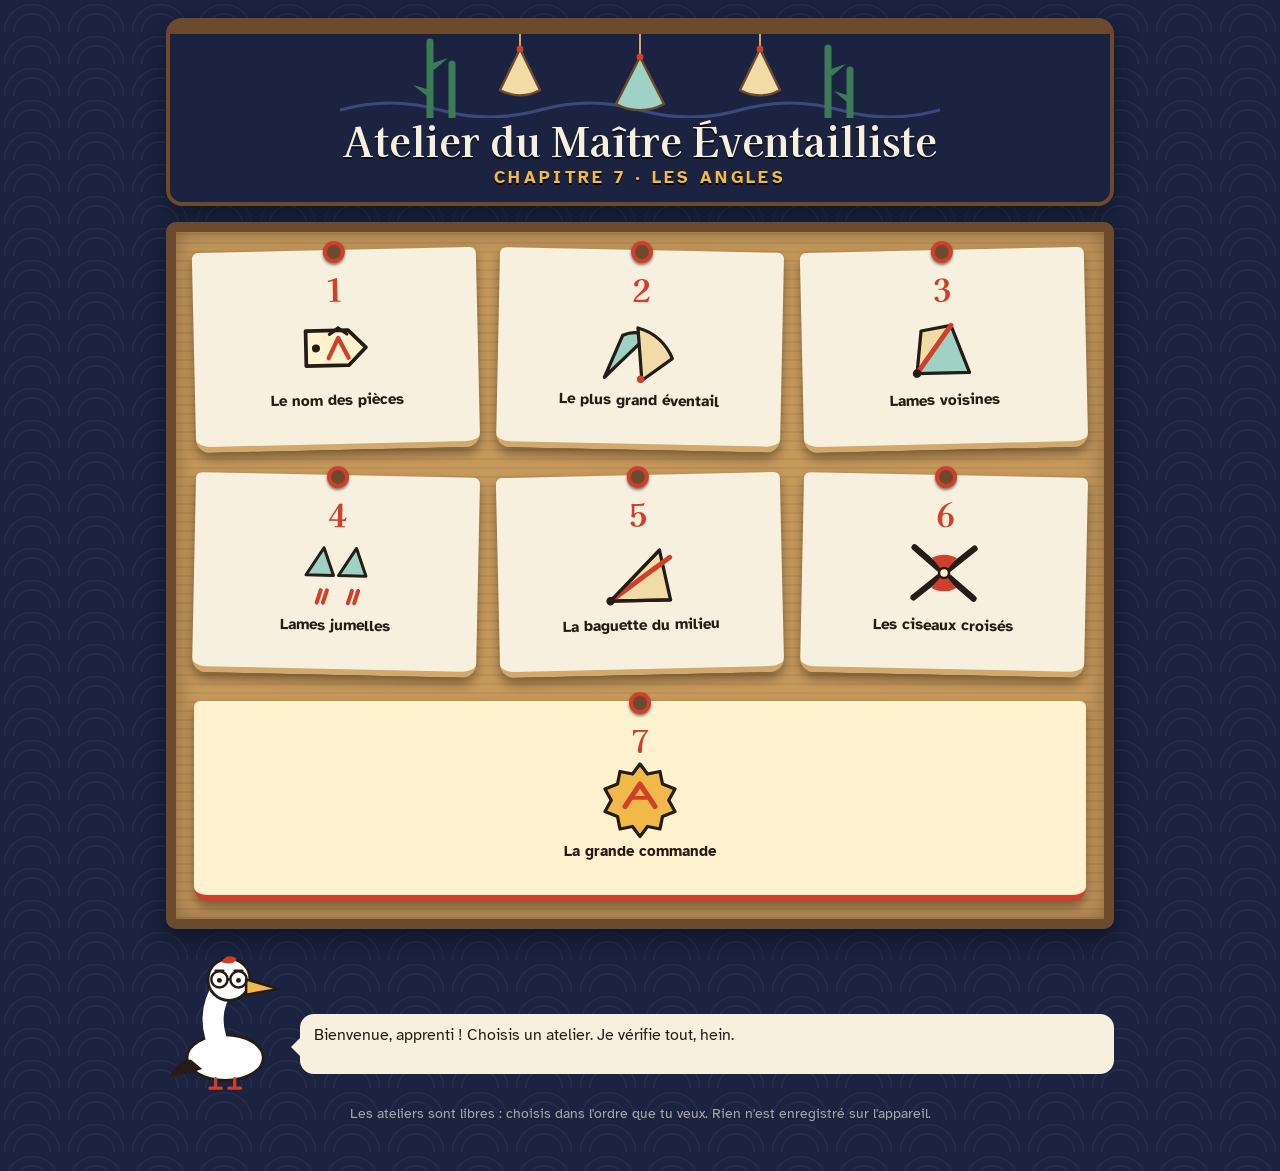
<file: pdfs/6e/6e_07_jeu.html>
<!doctype html>
<html lang="fr"><head><meta charset="utf-8"><meta name="viewport" content="width=device-width,initial-scale=1">
<title>Atelier du Maître Éventailliste · Les angles</title>
<style>
@font-face{font-family:"Atkinson Hyperlegible";font-style:normal;font-weight:400;font-display:swap;src:url([data-uri]) format("woff2");}
@font-face{font-family:"Atkinson Hyperlegible";font-style:normal;font-weight:700;font-display:swap;src:url([data-uri]) format("woff2");}
@font-face{font-family:"Kaisei Decol";font-style:normal;font-weight:700;font-display:swap;src:url([data-uri]) format("woff2");}
/* Plan : atelier d'éventails. Mur indigo, papier de riz, bois de bambou, cachet vermillon.
   Une colonne, gros boutons (iPad, projection, téléphone). Aucune information portée par la seule couleur. */
:root {
  --wall: #1b2340;
  --wall-2: #26325c;
  --paper: #f7f0de;
  --kraft: #d2a96a;
  --wood: #6b4a2e;
  --red: #cf3f2b;
  --gold: #f0b94a;
  --ink: #241c17;
  --ok: #2f8f5b;
  --ko: #c93c2f;
  --font-display: "Kaisei Decol", "Hiragino Mincho ProN", Georgia, serif;
  --font-body: "Atkinson Hyperlegible", "Trebuchet MS", Verdana, sans-serif;
  color-scheme: dark;
}
* { box-sizing: border-box; }
html, body { margin: 0; touch-action: manipulation; }
.w.miss { border-color: #ffd28f; border-style: dashed; }
.w.miss .bd { background: #ffe7a8; color: #5c3b00; }
body {
  background: var(--wall); color: var(--paper); font-family: var(--font-body); font-size: 18px; line-height: 1.45; min-height: 100%; overflow-x: hidden;
  background-image: radial-gradient(circle at 50% 100%, transparent 0 38%, rgba(255,255,255,.045) 39% 42%, transparent 43%), radial-gradient(circle at 50% 100%, transparent 0 58%, rgba(255,255,255,.04) 59% 62%, transparent 63%);
  background-size: 64px 32px;
}
h1, h2, h3, .display { font-family: var(--font-display); font-weight: 700; margin: 0; }
button { font: inherit; }
a { color: inherit; }
.app { max-width: 980px; margin: 0 auto; padding: 12px 16px 48px; }
:focus-visible { outline: 3px solid #fff; outline-offset: 3px; }

/* ---------- chapeau des angles : trois lettres, le chapeau couvre les trois ---------- */
.ang { position: relative; display: inline-block; padding-top: .5em; line-height: 1.05; font-weight: 700; letter-spacing: .1em; margin: 0 .1em; white-space: nowrap; }
.ang::before {
  content: ""; position: absolute; left: -.02em; right: .08em; top: .02em; height: .34em; background: currentColor;
  -webkit-mask: url("data:image/svg+xml,%3Csvg xmlns='http://www.w3.org/2000/svg' viewBox='0 0 100 40' preserveAspectRatio='none'%3E%3Cpolygon points='0,40 50,0 100,40 100,27 50,13 0,27'/%3E%3C/svg%3E") center/100% 100% no-repeat;
  mask: url("data:image/svg+xml,%3Csvg xmlns='http://www.w3.org/2000/svg' viewBox='0 0 100 40' preserveAspectRatio='none'%3E%3Cpolygon points='0,40 50,0 100,40 100,27 50,13 0,27'/%3E%3C/svg%3E") center/100% 100% no-repeat;
}

/* ---------- accueil ---------- */
.banner { position: relative; border-radius: 16px; overflow: hidden; border: 4px solid var(--wood); border-top: 16px solid var(--wood); background: var(--wall); box-shadow: 0 8px 24px rgba(0,0,0,.4); padding-bottom: 14px; }
.banner svg { display: block; width: 100%; max-width: 600px; height: 84px; margin: 0 auto; }
.sign { text-align: center; padding: 0 12px; font-family: var(--font-display); color: var(--paper); font-size: clamp(1.4rem, 6vw, 2.5rem); line-height: 1.12; text-shadow: 0 2px 0 #000a; text-wrap: balance; }
.sign small { display: block; font-family: var(--font-body); font-weight: 700; font-size: .42em; letter-spacing: .2em; text-transform: uppercase; margin-top: 6px; color: var(--gold); }
.board { position: relative; margin-top: 16px; padding: 18px; border: 10px solid var(--wood); border-radius: 10px; background: #c79a5c repeating-linear-gradient(0deg, rgba(0,0,0,.06) 0 2px, transparent 2px 9px); box-shadow: inset 0 0 24px rgba(0,0,0,.35), 0 10px 26px rgba(0,0,0,.45); }
.cards { display: grid; grid-template-columns: repeat(2, 1fr); gap: 20px 14px; }
.card {
  position: relative; display: flex; flex-direction: column; align-items: center; justify-content: center; gap: 4px; min-height: 150px; padding: 22px 10px 12px; background: var(--paper); color: var(--ink);
  text-decoration: none; border-radius: 6px 6px 14px 14px; box-shadow: 0 6px 12px rgba(0,0,0,.4); transform: rotate(var(--r, 0deg)); transition: transform .15s, box-shadow .15s; border-bottom: 6px solid var(--kraft); text-align: center;
}
.card:nth-child(odd) { --r: -1.3deg; } .card:nth-child(even) { --r: 1.2deg; } .card:last-child { --r: 0deg; grid-column: 1 / -1; background: #fff3cf; border-bottom-color: var(--red); }
.card:hover, .card:focus-visible { transform: rotate(0) translateY(-4px) scale(1.03); box-shadow: 0 12px 20px rgba(0,0,0,.45); }
.card:active { transform: scale(.98); }
.card .cord { position: absolute; top: -9px; left: 50%; width: 22px; height: 22px; margin-left: -11px; border-radius: 50%; border: 4px solid var(--red); background: var(--wood); box-shadow: 0 2px 3px rgba(0,0,0,.5); }
.card .num { font-family: var(--font-display); font-size: 2rem; line-height: 1; color: var(--red); }
.card svg.ico { width: 64px; height: 64px; color: var(--ink); }
.card .nm { font-weight: 700; font-size: .95rem; line-height: 1.15; }
.card .stamp { position: absolute; right: 6px; top: 40%; transform: rotate(-12deg); border: 3px solid var(--red); color: var(--red); font-family: var(--font-display); font-size: 1.05rem; padding: 0 8px; border-radius: 6px; background: rgba(247,240,222,.9); }
.card .stars { font-size: .95rem; color: #8a5c05; letter-spacing: .1em; min-height: 1.2em; }
.desk { display: flex; align-items: flex-end; gap: 12px; margin-top: 18px; }
.guide { display: flex; align-items: flex-end; gap: 10px; flex: 1; }
.tsuru { width: 100px; flex: none; }
.bubble { position: relative; background: var(--paper); color: var(--ink); border-radius: 14px; padding: 10px 14px; flex: 1; min-height: 60px; font-size: 1rem; }
.bubble::before { content: ""; position: absolute; left: -9px; bottom: 18px; border: 9px solid transparent; border-right-color: var(--paper); border-left: 0; }
.legend { margin: 14px 2px 0; font-size: .85rem; color: rgba(247,240,222,.65); text-align: center; }

/* ---------- page d'exercice ---------- */
.bar { display: flex; align-items: center; gap: 12px; flex-wrap: wrap; }
.back { width: 54px; height: 54px; flex: none; display: grid; place-items: center; border-radius: 14px; background: var(--paper); color: var(--ink); border: 3px solid var(--kraft); text-decoration: none; }
.back svg { width: 30px; height: 30px; }
.ttl { flex: 1; min-width: 160px; }
.ttl .n { font-weight: 700; color: var(--gold); font-size: .9rem; letter-spacing: .08em; text-transform: uppercase; }
.ttl h1 { font-size: clamp(1.35rem, 5vw, 2rem); line-height: 1.12; text-wrap: balance; }
.calc { display: inline-flex; align-items: center; gap: 8px; padding: 6px 12px 6px 8px; border-radius: 999px; font-size: .9rem; font-weight: 700; background: rgba(0,0,0,.25); border: 2px solid rgba(247,240,222,.3); }
.calc svg { width: 30px; height: 30px; }
.calc.no { border-color: #ff9a8e; } .calc.yes { border-color: #8fe0b0; }
.dots { display: flex; gap: 10px; margin: 14px 2px 4px; align-items: center; }
.dot { width: 14px; height: 14px; border-radius: 50%; background: rgba(247,240,222,.25); }
.dot.cur { background: var(--gold); box-shadow: 0 0 0 3px rgba(240,185,74,.3); }
.dot.ok { background: var(--ok); } .dot.failed { background: #e08b3a; }
.dots span.t { font-size: .85rem; color: rgba(247,240,222,.8); margin-left: 6px; }
.story { margin: 12px 0 0; background: var(--paper); color: var(--ink); border-radius: 6px; padding: 12px 16px 12px 18px; border-left: 8px solid var(--red); box-shadow: 0 6px 14px rgba(0,0,0,.35); }
.story h2 { font-size: 1.05rem; color: var(--red); margin-bottom: 2px; }
.story p { margin: 0; font-size: 1rem; }
.guide2 { display: flex; align-items: flex-end; gap: 10px; margin: 14px 0 0; }
.card2 { margin-top: 14px; padding: 16px; border-radius: 14px; background: rgba(0,0,0,.24); border: 2px solid rgba(247,240,222,.22); }
.cons { margin: 0 0 10px; font-size: 1.2rem; font-weight: 700; }
.figbox { background: var(--paper); border-radius: 12px; border: 3px solid var(--kraft); padding: 6px; margin: 4px 0 14px; color: var(--ink); }
.figbox svg { display: block; width: 100%; height: auto; max-width: 540px; margin: 0 auto; touch-action: manipulation; }
.fl { font: 700 20px var(--font-body); fill: #241c17; stroke: #f7f0de; stroke-width: 4px; paint-order: stroke; text-anchor: middle; }
.fb { font: 700 14px var(--font-body); fill: #241c17; text-anchor: middle; }
.fr { font: 700 15px var(--font-body); fill: #241c17; }
.fr.c { text-anchor: middle; }
.hs { fill: rgba(240,185,74,0); stroke: none; cursor: pointer; }
.hs:hover { fill: rgba(240,185,74,.22); }
.hs.sel { fill: url(#hatch); stroke: #a8730f; stroke-width: 3; }
.hr { stroke: rgba(0,0,0,0); stroke-width: 32; stroke-linecap: round; cursor: pointer; fill: none; }
[data-hot]:focus-visible { outline: 3px solid #1b2340; outline-offset: 2px; }
.answers { display: grid; gap: 14px; margin-top: 4px; }
.w { padding: 10px 12px; border-radius: 12px; border: 3px solid transparent; background: rgba(255,255,255,.06); }
.w.ok { border-color: var(--ok); background: rgba(47,143,91,.16); }
.w.ko { border-color: var(--ko); background: rgba(201,60,47,.16); }
.wl { display: block; margin: 0 0 8px; font-weight: 700; }
.bd { display: inline-block; margin-left: 8px; padding: 1px 10px; border-radius: 999px; font-size: .85rem; font-weight: 700; vertical-align: 2px; }
.bd.ok { background: #d6f3e1; color: #14532d; } .bd.ko { background: #ffd9d3; color: #7f1d12; }
.field input { font: inherit; font-size: 1.4rem; font-weight: 700; width: 5em; min-height: 54px; padding: 4px 12px; border-radius: 10px; border: 3px solid var(--kraft); background: var(--paper); color: var(--ink); text-transform: uppercase; text-align: center; }
.opts { display: flex; flex-wrap: wrap; gap: 10px; }
.opt { min-height: 54px; min-width: 64px; padding: 6px 18px; border-radius: 12px; border: 3px solid var(--kraft); background: var(--paper); color: var(--ink); font-weight: 700; font-size: 1.15rem; cursor: pointer; display: inline-flex; align-items: center; gap: 10px; text-align: left; }
.opt.on { border-color: var(--gold); background: #ffe7a8; box-shadow: 0 0 0 4px rgba(240,185,74,.5); }
.opt.on::after { content: "✓"; font-weight: 700; }
.tfrow { display: flex; align-items: center; gap: 10px; justify-content: space-between; flex-wrap: wrap; padding: 8px 0; border-bottom: 1px dashed rgba(247,240,222,.25); }
.tfrow:last-child { border-bottom: 0; }
.tfrow p { margin: 0; flex: 1 1 240px; }
.tfrow.ok { color: #aef0c8; } .tfrow.ko { color: #ffc2b9; }
.tfbtns { display: flex; gap: 8px; }
.selv { margin: 0; font-size: 1rem; min-height: 1.5em; }
.selv b { background: var(--paper); color: var(--ink); padding: 1px 10px; border-radius: 8px; margin-right: 6px; display: inline-block; }
.sl { display: flex; align-items: center; gap: 10px; flex-wrap: wrap; }
.sl { flex-wrap: nowrap; } .sl input[type=range] { flex: 1 1 80px; min-width: 80px; height: 44px; accent-color: var(--gold); }
.mini { width: 52px; height: 52px; border-radius: 50%; border: 3px solid var(--kraft); background: var(--paper); color: var(--ink); font-size: 1.6rem; font-weight: 700; cursor: pointer; }

/* pastilles à déplacer */
.pool, .sgroup { display: flex; flex-wrap: wrap; gap: 8px; align-items: center; }
.pool { min-height: 66px; padding: 8px; border: 2px dashed rgba(247,240,222,.35); border-radius: 12px; margin-bottom: 10px; }
.tok { font-size: 1.4rem; min-width: 54px; height: 54px; padding: 0 12px; border-radius: 27px; background: var(--gold); color: var(--ink); display: inline-flex; align-items: center; justify-content: center; font-weight: 700; cursor: grab; touch-action: none; user-select: none; -webkit-user-select: none; -webkit-touch-callout: none; box-shadow: 0 3px 6px rgba(0,0,0,.4); border: 3px solid rgba(255,255,255,.35); white-space: nowrap; }
.tok .ang { padding-top: .55em; }
.tok.sel { box-shadow: 0 0 0 4px #fff, 0 3px 6px rgba(0,0,0,.4); }
.tok.lifting { opacity: .25; }
.tok.ghost { position: fixed; z-index: 70; pointer-events: none; transform: scale(1.12); cursor: grabbing; }
.srow { display: flex; align-items: flex-end; gap: 10px; flex-wrap: wrap; }
.srow .pre { font-size: 1.25rem; font-weight: 700; padding-bottom: 14px; }
.sgroup { align-items: flex-end; flex-wrap: wrap; }
.sgroup.hat { position: relative; padding-top: 30px; flex-wrap: nowrap; }
.sgroup.hat::before { content: ""; position: absolute; left: 6px; right: 6px; top: 2px; height: 22px; background: var(--paper); -webkit-mask: url("data:image/svg+xml,%3Csvg xmlns='http://www.w3.org/2000/svg' viewBox='0 0 100 40' preserveAspectRatio='none'%3E%3Cpolygon points='0,40 50,0 100,40 100,27 50,13 0,27'/%3E%3C/svg%3E") center/100% 100% no-repeat; mask: url("data:image/svg+xml,%3Csvg xmlns='http://www.w3.org/2000/svg' viewBox='0 0 100 40' preserveAspectRatio='none'%3E%3Cpolygon points='0,40 50,0 100,40 100,27 50,13 0,27'/%3E%3C/svg%3E") center/100% 100% no-repeat; }
.sc { display: flex; flex-direction: column; align-items: center; gap: 4px; }
.cap { font-size: .85rem; color: rgba(247,240,222,.85); font-weight: 700; }
.oslot { width: 62px; height: 62px; border-radius: 12px; border: 3px dashed rgba(247,240,222,.6); display: grid; place-items: center; background: rgba(0,0,0,.22); }
.oslot.wide { width: auto; min-width: 84px; padding: 0 4px; }
.oslot .tok { font-size: 1.05rem; min-width: 0; height: 46px; padding: 0 9px; }
.oslot i { font-style: normal; font-size: .85rem; color: rgba(247,240,222,.6); }
.oslot.hover { background: rgba(240,185,74,.32); }
.oslot.ok { border-color: var(--ok); border-style: solid; } .oslot.ko { border-color: var(--ko); border-style: solid; }
.oslots-ready .oslot:empty { background: rgba(240,185,74,.14); }
.sens { display: flex; justify-content: space-between; gap: 12px; font-size: .85rem; color: rgba(247,240,222,.8); margin-bottom: 4px; }

.status { min-height: 1.4em; margin: 12px 2px 0; font-size: 1rem; }
.status.warn { color: #ffd28f; }
.solution { margin-top: 12px; padding: 12px 16px; border-radius: 12px; background: rgba(247,240,222,.96); color: var(--ink); border-left: 8px solid var(--red); }
.solution h3 { font-size: 1.1rem; color: var(--red); margin-bottom: 4px; }
.solution ol { margin: 0; padding-left: 1.2em; }
.solution li { margin-bottom: 4px; }
.controls { display: flex; flex-wrap: wrap; gap: 10px; margin-top: 16px; }
.btn { min-height: 56px; padding: 0 22px; border-radius: 14px; border: 3px solid var(--gold); background: transparent; color: var(--paper); font-weight: 700; cursor: pointer; }
.btn.primary { background: var(--gold); color: var(--ink); flex: 1 1 180px; }
.btn:disabled { opacity: .45; cursor: default; }
.btn:not(:disabled):active { transform: translateY(1px); }
.final { text-align: center; margin-top: 18px; padding: 24px 16px; border-radius: 16px; background: rgba(247,240,222,.96); color: var(--ink); border: 4px solid var(--red); }
.final .stamp2 { display: inline-block; transform: rotate(-6deg); border: 5px solid var(--red); color: var(--red); font-family: var(--font-display); font-size: 2.2rem; padding: 0 16px; border-radius: 8px; margin-bottom: 10px; }
.final .big { font-size: 2rem; color: #8a5c05; letter-spacing: .12em; }
.final .controls { justify-content: center; }
.final .btn { color: var(--ink); border-color: var(--ink); }
.final .btn.primary { background: var(--red); color: #fff; border-color: var(--red); }
canvas#fx { position: fixed; inset: 0; width: 100%; height: 100%; pointer-events: none; z-index: 80; }
@media (min-width: 700px) {
  .cards { grid-template-columns: repeat(3, 1fr); gap: 26px 20px; }
  .card { min-height: 190px; } .card svg.ico { width: 80px; height: 80px; }
    .tsuru { width: 124px; } .app { padding-top: 18px; }
}
@media (prefers-reduced-motion: reduce) { .card { transition: none; } }

</style></head>
<body><main class="app" id="app"></main><canvas id="fx" aria-hidden="true"></canvas>
<script>
"use strict";
// ====================== LOGIQUE : générateurs d'exercices et figures (sans DOM) ======================
const rnd = (a, b) => a + Math.floor(Math.random() * (b - a + 1));
const pick = a => a[rnd(0, a.length - 1)];
const shuffle = a => { a = [...a]; for (let i = a.length - 1; i > 0; i--) { const j = rnd(0, i); [a[i], a[j]] = [a[j], a[i]]; } return a; };
const D2R = Math.PI / 180;
const norm = d => ((d % 360) + 360) % 360;
const f1 = x => Math.round(x * 10) / 10;

// Lettres de points : sans I, J, O (on les confond avec 1, 0) ni W
const LETTERS = "ABCDEFGHKLMNPQRSTUVXYZ".split("");
const takeLetters = n => shuffle(LETTERS).slice(0, n);

// Nom d'angle : trois lettres, le sommet toujours au milieu, chapeau dessiné en CSS
const ang = n => `<span class="ang" role="img" aria-label="angle ${n.split("").join(" ")}">${n}</span>`;
const key = n => [n[0], n[2]].sort().join("") + n[1];   // deux noms d'un même angle ont la même clé
const flip = n => n[2] + n[1] + n[0];
const orient = n => Math.random() < .5 ? n : flip(n);
const dr = (v, p) => `[${v}${p})`;                        // demi-droite d'origine v passant par p
const normText = s => String(s || "").toUpperCase().replace(/[\s\[\]()]/g, "");

// ---- constructeurs de zones de réponse ----
const W = {
  choice: (id, label, options, answerIdx) => ({ id, kind: "choice", label, options, answerIdx }),
  tf: (id, label, statements) => ({ id, kind: "tf", label, statements }),
  text: (id, label, accepted) => ({ id, kind: "text", label, accepted }),
  touch: (id, label, targets, answer, multi) => ({ id, kind: "touch", label, targets, answer, multi: !!multi }),
  slots: (id, label, o) => Object.assign({ id, kind: "slots", label, n: 1, hat: false, wide: false, prefix: "", slotLabels: null, sens: null }, o),
  bisect: (id, label, o) => Object.assign({ id, kind: "bisect", label }, o)
};
function answered(w, v) {
  switch (w.kind) {
    case "choice": return v !== undefined && v !== null;
    case "text": return normText(v).length > 0;
    case "touch": return Array.isArray(v) && v.length > 0;
    case "slots": return Array.isArray(v) && v.length === w.n && v.every(x => x !== null && x !== undefined);
    case "bisect": return typeof v === "number";
    case "tf": return Array.isArray(v) && v.length === w.statements.length && v.every(x => x === true || x === false);
  }
  return false;
}
function evalW(w, v) {
  switch (w.kind) {
    case "choice": return v === w.answerIdx;
    case "text": return w.accepted.map(normText).includes(normText(v));
    case "touch": return v.length === w.answer.length && w.answer.every(a => v.includes(a));
    case "slots": return !!w.ok(v.map(k => w.pool[k].v));
    case "bisect": return Math.abs(v - 50) <= w.tol;
    case "tf": return v.map((x, i) => x === w.statements[i].a);
  }
  return false;
}
const allOk = m => Array.isArray(m) ? m.every(Boolean) : m === true;
// Une bonne réponse pour chaque zone (utilisée par les tests et l'auto-vérification)
function correctVal(w) {
  switch (w.kind) {
    case "choice": return w.answerIdx;
    case "text": return w.accepted[0];
    case "touch": return w.answer.slice();
    case "bisect": return 50;
    case "tf": return w.statements.map(s => s.a);
    case "slots": { const used = new Set(); return w.sol.map(v => { const k = w.pool.findIndex((p, i) => p.v === v && !used.has(i)); used.add(k); return k; }); }
  }
}

// ====================== SCÈNES (angles et demi-droites) ======================
const ray = (id, name, dir, len, extra) => Object.assign({ id, name, dir: norm(dir), len, v: 0, style: "side" }, extra || {});
const scene = names => ({ verts: names.map(n => ({ name: n, x: 0, y: 0 })), rays: [], sectors: [], aria: "" });
function secDirs(sc, s) {
  const a = sc.rays.find(r => r.id === s.a), b = sc.rays.find(r => r.id === s.b);
  const diff = norm(b.dir - a.dir);
  return diff <= 180 ? [a.dir, a.dir + diff] : [b.dir, b.dir + norm(a.dir - b.dir)];
}
const secOpen = (sc, s) => { const [x, y] = secDirs(sc, s); return y - x; };

const INK = "#241c17", RED = "#cf3f2b", WOOD = "#6b4a2e", PAPER = "#f7f0de", GOLD = "#f0b94a";
const DEFS = `<defs><pattern id="hatch" width="8" height="8" patternUnits="userSpaceOnUse" patternTransform="rotate(45)"><rect width="8" height="8" fill="rgba(240,185,74,.38)"/><line x1="0" y1="0" x2="0" y2="8" stroke="#a8730f" stroke-width="2.4"/></pattern></defs>`;
const arcD = (vx, vy, r, d1, d2) => {
  const sx = vx + r * Math.cos(d1 * D2R), sy = vy - r * Math.sin(d1 * D2R), ex = vx + r * Math.cos(d2 * D2R), ey = vy - r * Math.sin(d2 * D2R);
  return { arc: `M${f1(sx)} ${f1(sy)}A${r} ${r} 0 ${d2 - d1 > 180 ? 1 : 0} 0 ${f1(ex)} ${f1(ey)}`, wedge: `M${f1(vx)} ${f1(vy)}L${f1(sx)} ${f1(sy)}A${r} ${r} 0 ${d2 - d1 > 180 ? 1 : 0} 0 ${f1(ex)} ${f1(ey)}Z` };
};
// Codage : 1, 2, 3 traits, ou croix, posés sur l'arc au milieu de l'angle
function marksSVG(mark, vx, vy, r, mid) {
  if (!mark) return "";
  const at = (rr, d) => ({ x: vx + rr * Math.cos(d * D2R), y: vy - rr * Math.sin(d * D2R) });
  const st = `stroke="${INK}" stroke-width="2.8" stroke-linecap="round"`;
  if (mark === "x") {
    const c = at(r, mid);
    return `<path d="M${f1(c.x - 6)} ${f1(c.y - 6)}L${f1(c.x + 6)} ${f1(c.y + 6)}M${f1(c.x - 6)} ${f1(c.y + 6)}L${f1(c.x + 6)} ${f1(c.y - 6)}" ${st} fill="none"/>`;
  }
  const n = +mark, gap = 6.5 / r / D2R; let out = "";
  for (let i = 0; i < n; i++) {
    const d = mid + (i - (n - 1) / 2) * gap, a = at(r - 7, d), b = at(r + 7, d);
    out += `<line x1="${f1(a.x)}" y1="${f1(a.y)}" x2="${f1(b.x)}" y2="${f1(b.y)}" ${st}/>`;
  }
  return out;
}
const starPts = (cx, cy, R) => Array.from({ length: 10 }, (_, i) => { const rr = i % 2 ? R * .45 : R, a = (-90 + i * 36) * D2R; return `${f1(cx + rr * Math.cos(a))},${f1(cy + rr * Math.sin(a))}`; }).join(" ");

function drawScene(sc, o) {
  o = Object.assign({ sel: [], hot: null, marks: {} }, o || {});
  const VW = 340, VH = 260;
  const rel = []; const vlab = [];
  sc.verts.forEach((v, i) => {
    const ds = sc.rays.filter(r => (r.v || 0) === i).map(r => r.dir).sort((a, b) => a - b);
    let best = -1, at = 90;
    if (!ds.length) at = 90;
    else if (ds.length === 1) at = ds[0] + 180;
    else {
      const secs = sc.sectors.filter(s => (s.v || 0) === i && !s.noarc);   // on évite d'écrire la lettre dans un angle dessiné
      for (let k = 0; k < ds.length; k++) {
        const nx = k + 1 < ds.length ? ds[k + 1] : ds[0] + 360, gap = nx - ds[k], md = ds[k] + gap / 2;
        const busy = secs.some(s => { const [a, b] = secDirs(sc, s), m = (a + b) / 2, dm = Math.abs(((md - m + 540) % 360 + 360) % 360 - 180); return dm < (b - a) / 2 + 1; });
        const score = busy ? gap - 1000 : gap;
        if (score > best) { best = score; at = md; }
      }
    }
    vlab.push(at);
    rel.push({ x: v.x + 22 * Math.cos(at * D2R), y: v.y + 22 * Math.sin(at * D2R) }, { x: v.x, y: v.y });
  });
  sc.rays.forEach(r => { const v = sc.verts[r.v || 0]; rel.push({ x: v.x + (r.len + 22) * Math.cos(r.dir * D2R), y: v.y + (r.len + 22) * Math.sin(r.dir * D2R) }); });
  const minx = Math.min(...rel.map(p => p.x)), maxx = Math.max(...rel.map(p => p.x)), miny = Math.min(...rel.map(p => p.y)), maxy = Math.max(...rel.map(p => p.y));
  const ox = VW / 2 - (minx + maxx) / 2, oy = VH / 2 + (miny + maxy) / 2;
  const VX = i => ox + sc.verts[i || 0].x, VY = i => oy - sc.verts[i || 0].y;
  const sel = id => o.sel.includes(id);
  let under = "", mid = "", top = "", hots = "";
  // secteurs : teinte, arcs, codage, pastille, zone à toucher
  sc.sectors.forEach(s => {
    const vx = VX(s.v), vy = VY(s.v), [d1, d2] = secDirs(sc, s), m = (d1 + d2) / 2, rs = s.rs || [s.r || 34];
    if (s.tint) under += `<path d="${arcD(vx, vy, rs[0], d1, d2).wedge}" fill="rgba(207,63,43,.13)"/>`;
    if (!s.noarc) rs.forEach(r => { mid += `<path d="${arcD(vx, vy, r, d1, d2).arc}" fill="none" stroke="${RED}" stroke-width="2.8" ${s.dash ? 'stroke-dasharray="6 4"' : ""}/>`; });
    mid += marksSVG(o.marks[s.id] !== undefined ? o.marks[s.id] : s.mark, vx, vy, rs[0], m);
    if (s.badge !== undefined && s.badge !== null) {
      const rb = s.rb || 60, bx = vx + rb * Math.cos(m * D2R), by = vy - rb * Math.sin(m * D2R);
      top += `<circle cx="${f1(bx)}" cy="${f1(by)}" r="11" fill="${PAPER}" stroke="${INK}" stroke-width="2"/>` +
        (s.badge === "star" ? `<polygon points="${starPts(bx, by + 1, 8)}" fill="${INK}"/>` : `<text x="${f1(bx)}" y="${f1(by + 5)}" class="fb">${s.badge}</text>`);
    }
    if (o.hot === "sector" && s.hot) {
      const w = arcD(vx, vy, s.rh || 80, d1, d2).wedge;
      hots += `<path class="hs ${sel(s.id) ? "sel" : ""}" data-hot="${s.id}" tabindex="0" role="button" aria-pressed="${sel(s.id)}" aria-label="${s.label || ""}" d="${w}"/>`;
    }
  });
  // demi-droites
  sc.rays.forEach(r => {
    const vx = VX(r.v), vy = VY(r.v), ex = vx + r.len * Math.cos(r.dir * D2R), ey = vy - r.len * Math.sin(r.dir * D2R);
    const px = -Math.sin(r.dir * D2R), py = -Math.cos(r.dir * D2R);
    const w = r.style === "thin" ? 2.6 : 3.6;
    if (o.hot === "ray" && r.hot && sel(r.id)) under += `<line x1="${f1(vx)}" y1="${f1(vy)}" x2="${f1(ex)}" y2="${f1(ey)}" stroke="${GOLD}" stroke-width="15" stroke-linecap="round"/>`;
    mid += `<line x1="${f1(vx)}" y1="${f1(vy)}" x2="${f1(ex)}" y2="${f1(ey)}" stroke="${INK}" stroke-width="${o.hot === "ray" && r.hot && sel(r.id) ? w + 2 : w}" stroke-linecap="round" ${r.style === "dash" ? 'stroke-dasharray="7 5"' : ""}/>`;
    mid += `<line x1="${f1(ex + 5 * px)}" y1="${f1(ey + 5 * py)}" x2="${f1(ex - 5 * px)}" y2="${f1(ey - 5 * py)}" stroke="${INK}" stroke-width="2.4" stroke-linecap="round"/>`;
    if (r.name) top += `<text class="fl" x="${f1(vx + (r.len + 17) * Math.cos(r.dir * D2R))}" y="${f1(vy - (r.len + 17) * Math.sin(r.dir * D2R) + 6.5)}">${r.name}</text>`;
    if (o.hot === "ray" && r.hot) {
      const sx = vx + 0.2 * r.len * Math.cos(r.dir * D2R), sy = vy - 0.2 * r.len * Math.sin(r.dir * D2R);
      hots += `<line class="hr" data-hot="${r.id}" tabindex="0" role="button" aria-pressed="${sel(r.id)}" aria-label="${r.label || ""}" x1="${f1(sx)}" y1="${f1(sy)}" x2="${f1(ex)}" y2="${f1(ey)}"/>`;
    }
  });
  // sommets
  sc.verts.forEach((v, i) => {
    top += `<circle cx="${f1(VX(i))}" cy="${f1(VY(i))}" r="4" fill="${INK}"/>`;
    if (v.name) top += `<text class="fl" x="${f1(VX(i) + 22 * Math.cos(vlab[i] * D2R))}" y="${f1(VY(i) - 22 * Math.sin(vlab[i] * D2R) + 6.5)}">${v.name}</text>`;
  });
  return `<svg viewBox="0 0 ${VW} ${VH}" role="group" aria-label="${sc.aria}" xmlns="http://www.w3.org/2000/svg">${DEFS}${under}${mid}${top}${hots}</svg>`;
}

// ---- éventails : un secteur par angle, on compare l'ouverture ----
function drawFans(sc, o) {
  o = Object.assign({ sel: [], hot: false, marks: {} }, o || {});
  const VW = 340, nb = 4;
  let y = 6, out = "", hots = "";
  sc.rows.forEach(row => {
    const n = row.fans.length, cw = VW / n, lab = row.label ? 22 : 0;
    const geo = row.fans.map(f => {
      const a0 = f.bis - f.open / 2, a1 = f.bis + f.open / 2, pts = [{ x: 0, y: 0 }];
      for (let k = 0; k <= 24; k++) { const d = (a0 + (a1 - a0) * k / 24) * D2R; pts.push({ x: f.R * Math.cos(d), y: -f.R * Math.sin(d) }); }
      return { a0, a1, minx: Math.min(...pts.map(p => p.x)), maxx: Math.max(...pts.map(p => p.x)), miny: Math.min(...pts.map(p => p.y)), maxy: Math.max(...pts.map(p => p.y)) };
    });
    const hmax = Math.max(...geo.map(g => g.maxy - g.miny));
    if (row.label) out += `<text x="8" y="${y + 18}" class="fr">${row.label}</text>`;
    row.fans.forEach((f, i) => {
      const g = geo[i], vx = cw * i + cw / 2 - (g.minx + g.maxx) / 2, vy = y + lab + 4 - g.miny;
      const P = (r, d) => ({ x: vx + r * Math.cos(d * D2R), y: vy - r * Math.sin(d * D2R) });
      for (let b = 0; b < nb; b++) {
        const d1 = g.a0 + (g.a1 - g.a0) * b / nb, d2 = g.a0 + (g.a1 - g.a0) * (b + 1) / nb;
        out += `<path d="${arcD(vx, vy, f.R, d1, d2).wedge}" fill="${b % 2 ? "#9fd1c4" : "#f1dba6"}" stroke="${WOOD}" stroke-width=".8"/>`;
      }
      out += `<path d="${arcD(vx, vy, f.R, g.a0, g.a1).arc}" fill="none" stroke="${WOOD}" stroke-width="3.4"/>`;
      [g.a0, g.a1].forEach(d => { const p = P(f.R, d); out += `<line x1="${f1(vx)}" y1="${f1(vy)}" x2="${f1(p.x)}" y2="${f1(p.y)}" stroke="${WOOD}" stroke-width="5.4" stroke-linecap="round"/>`; });
      const ra = row.big ? 28 : 21, mk = o.marks[f.id] !== undefined ? o.marks[f.id] : f.mark;
      out += `<path d="${arcD(vx, vy, ra, g.a0, g.a1).arc}" fill="none" stroke="${RED}" stroke-width="3"/>` + marksSVG(mk, vx, vy, ra, f.bis);
      out += `<circle cx="${f1(vx)}" cy="${f1(vy)}" r="4.6" fill="${GOLD}" stroke="${INK}" stroke-width="1.6"/>`;
      if (f.label) out += `<text x="${f1(vx)}" y="${f1(vy + Math.max(g.maxy, 0) + 20)}" class="fr c">${f.label}</text>`;
      if (o.hot && f.hot) {
        const sl = o.sel.includes(f.id);
        hots += `<path class="hs ${sl ? "sel" : ""}" data-hot="${f.id}" tabindex="0" role="button" aria-pressed="${sl}" aria-label="${f.label || ""}" d="${arcD(vx, vy, f.R + 3, g.a0, g.a1).wedge}"/>`;
      }
    });
    y += lab + hmax + 36;
  });
  return `<svg viewBox="0 0 ${VW} ${Math.ceil(y)}" role="group" aria-label="${sc.aria}" xmlns="http://www.w3.org/2000/svg">${DEFS}${out}${hots}</svg>`;
}

// ====================== utilitaires de construction ======================
function tfPick(pool, n) { for (;;) { const s = shuffle(pool).slice(0, n); if (s.some(x => x.a) && s.some(x => !x.a)) return s; } }
// n directions consécutives (sens trigonométrique), écarts tirés dans [gmin,gmax]
function dirsFrom(rot, n, gmin, gmax) { const d = [rot]; for (let i = 1; i < n; i++) d.push(d[i - 1] + rnd(gmin, gmax)); return d; }
const rayLen = () => rnd(84, 98);
// Deux angles (i,j) et (k,l) de rayons numérotés dans l'ordre : adjacents ssi le côté commun est entre les deux autres
function adjacent(p, q) {
  const [i, j] = p, [k, l] = q;
  return j === k || i === l;
}
function whyAdj(p, q, names, V) {
  const [i, j] = p, [k, l] = q, sh = [i, j].filter(x => q.includes(x));
  if (!sh.length) return `ils n'ont pas de côté commun`;
  if (adjacent(p, q)) return `ils ont le même sommet ${V}, le côté commun ${dr(V, names[sh[0]])}, et ils sont de part et d'autre de ce côté`;
  return `ils ont le côté commun ${dr(V, names[sh[0]])} mais ils sont du même côté de ${dr(V, names[sh[0]])}`;
}
const angName = (names, V, p) => orient(names[p[0]] + V + names[p[1]]);
const stCode = { "×": "x", "|": "1", "||": "2" };

// Texte commun des rappels
const R_ANG = "Rappel : un angle est une ouverture entre deux demi-droites (les côtés) de même origine (le sommet).";
const R_ADJ = "Rappel : deux angles adjacents ont le même sommet, un côté commun, et ils sont de part et d'autre de ce côté.";
const R_BIS = "Rappel : la bissectrice d'un angle est la demi-droite qui le partage en deux angles égaux.";
const R_OPP = "Rappel : deux angles opposés par le sommet sont formés par deux droites sécantes. Ils sont égaux.";
const R_COD = "Rappel : deux angles qui ont la même ouverture sont égaux. On code cette égalité sur le schéma avec le même signe.";

// ======================= Atelier 1 : nommer un angle, son sommet, ses côtés =======================
function twoRays(P, V, Q, g, rot) {
  const sc = scene([V]);
  sc.rays = [ray("p", P, rot, rayLen()), ray("q", Q, rot + g, rayLen())];
  sc.sectors = [{ id: "s", a: "p", b: "q", r: 34 }];
  sc.aria = `Un angle de sommet ${V}, avec deux côtés qui se terminent en ${P} et en ${Q}.`;
  return sc;
}
function g1a() {
  const [P, V, Q] = takeLetters(3), sc = twoRays(P, V, Q, rnd(40, 130), rnd(0, 359));
  const ok = orient(P + V + Q), wrong = shuffle([V + P + Q, Q + P + V, P + Q + V, V + Q + P]).slice(0, 3);
  const opts = shuffle([ok, ...wrong]);
  return {
    consigne: "Voici un angle de l'éventail. Quel est son nom ?", calc: false,
    draw: () => drawScene(sc), widgets: [W.choice("n", "Choisis le bon nom.", opts.map(t => ({ t: ang(t) })), opts.indexOf(ok))],
    hints: ["Rappel : un angle se nomme avec trois lettres et un chapeau. La lettre du sommet est toujours au milieu.",
      `Le sommet est le point d'où partent les deux côtés : c'est ${V}. Cherche le nom qui a ${V} au milieu.`,
      `Les deux autres lettres sont ${P} et ${Q}, aux extrémités des côtés. On peut les écrire dans les deux ordres.`],
    solution: `Le sommet est ${V}, les côtés sont ${dr(V, P)} et ${dr(V, Q)}.<br>Le sommet est au milieu : l'angle s'écrit ${ang(P + V + Q)} ou ${ang(Q + V + P)}.`
  };
}
function g1b() {
  const [A, B, C, V] = takeLetters(4), names = [A, B, C], d = dirsFrom(rnd(0, 359), 3, 34, 68);
  const sc = scene([V]);
  sc.rays = names.map((n, i) => ray("r" + i, n, d[i], rayLen(), { hot: true, label: dr(V, n) }));
  const pr = pick([[0, 1], [1, 2], [0, 2]]);
  sc.sectors = [{ id: "s", a: "r" + pr[0], b: "r" + pr[1], r: 36 }];
  sc.aria = `Trois demi-droites partent du point ${V}. L'angle marqué a deux de ces demi-droites pour côtés.`;
  const wt = W.touch("t", "Touche les deux côtés de l'angle marqué.", sc.rays.map(r => ({ id: r.id, label: r.label })), ["r" + pr[0], "r" + pr[1]], true);
  return {
    consigne: "Observe l'angle marqué par l'arc rouge.", calc: false,
    draw: st => drawScene(sc, { hot: "ray", sel: st.vals.t || [] }),
    widgets: [W.text("s", "Écris la lettre du sommet de l'angle marqué.", [V]), wt],
    hints: [R_ANG,
      "Regarde l'arc rouge : il relie les deux côtés de l'angle marqué. Le sommet est le point d'où partent tous les côtés.",
      `Le sommet est ${V}. Les côtés de l'angle marqué sont ${dr(V, names[pr[0]])} et ${dr(V, names[pr[1]])}.`],
    solution: `Toutes les demi-droites partent de ${V} : c'est le sommet.<br>L'arc rouge relie ${dr(V, names[pr[0]])} et ${dr(V, names[pr[1]])} : ce sont les <b>deux côtés</b> de l'angle marqué.`
  };
}
function g1c() {
  const [P, V, Q] = takeLetters(3), sc = twoRays(P, V, Q, rnd(40, 130), rnd(0, 359));
  const L = shuffle([P, V, Q]).map(t => ({ t, v: t }));
  const cot = shuffle([dr(V, P), dr(V, Q), dr(P, V), dr(Q, V)]).map(t => ({ t, v: t }));
  return {
    consigne: "Complète la fiche de cet angle en glissant les pastilles.", calc: false,
    draw: () => drawScene(sc),
    widgets: [
      W.slots("a", "Le nom de l'angle (sommet au milieu)", { n: 3, hat: true, pool: L.map(x => ({ ...x })), sol: [P, V, Q], ok: a => a[1] === V && ((a[0] === P && a[2] === Q) || (a[0] === Q && a[2] === P)) }),
      W.slots("v", "Le sommet", { n: 1, pool: L.map(x => ({ ...x })), sol: [V], ok: a => a[0] === V }),
      W.slots("c", "Les deux côtés", { n: 2, wide: true, pool: cot, sol: [dr(V, P), dr(V, Q)], ok: a => [dr(V, P), dr(V, Q)].every(x => a.includes(x)) })
    ],
    hints: [R_ANG + " Le côté s'écrit avec le sommet en premier : [OA) a pour origine O.",
      `Le sommet est le point commun aux deux côtés : ${V}. Dans le nom de l'angle, c'est la lettre du milieu.`,
      `Les côtés sont ${dr(V, P)} et ${dr(V, Q)}, car leur origine est ${V}. L'angle s'écrit ${ang(P + V + Q)} ou ${ang(Q + V + P)}.`],
    solution: `Angle : ${ang(P + V + Q)} (ou ${ang(Q + V + P)}), le sommet est au milieu.<br>Sommet : <b>${V}</b>.<br>Côtés : <b>${dr(V, P)}</b> et <b>${dr(V, Q)}</b> (le sommet est l'origine des deux demi-droites).`
  };
}

// ======================= Atelier 2 : comparer visuellement deux angles =======================
const fanBis = () => 90 + rnd(-26, 26);
function fanScene(opens, rads, labels, extra) {
  const row = { fans: opens.map((o, i) => Object.assign({ id: "f" + (i + 1), R: rads[i], bis: fanBis(), open: o, label: labels ? labels[i] : "", hot: true }, extra ? extra[i] : {})) };
  return { rows: [row], aria: "Éventails ouverts de façon différente : " + opens.map((o, i) => labels ? labels[i] : "").join(", ") };
}
function g2a() {
  const a = rnd(34, 74), b = a + rnd(34, 62), swap = Math.random() < .5, big = swap ? 1 : 2;
  const opens = swap ? [b, a] : [a, b], trap = Math.random() < .6;
  const Rb = trap ? rnd(52, 62) : rnd(66, 80), Rs = trap ? rnd(70, 80) : rnd(56, 66);
  const rads = swap ? [Rb, Rs] : [Rs, Rb];
  const sc = fanScene(opens, rads, ["angle 1", "angle 2"]);
  return {
    consigne: "Compare ces deux éventails.", calc: false,
    draw: st => drawFans(sc, { hot: true, sel: st.vals.t || [] }),
    widgets: [W.touch("t", "Touche l'éventail dont l'angle est le plus grand.", [{ id: "f1", label: "angle 1" }, { id: "f2", label: "angle 2" }], ["f" + big], false)],
    hints: ["Rappel : plus l'ouverture est grande, plus l'angle est grand.",
      "Ne regarde pas la longueur des côtés : compare seulement l'écartement entre les deux côtés.",
      `Les côtés de l'angle ${big} sont plus écartés que ceux de l'angle ${3 - big}.`],
    solution: `L'ouverture de l'angle ${big} est plus grande : <b>angle ${big} > angle ${3 - big}</b>.<br>La longueur des côtés ne compte pas.`
  };
}
function g2b() {
  let v; do { v = [rnd(28, 150), rnd(28, 150), rnd(28, 150)]; } while ([[0, 1], [0, 2], [1, 2]].some(([i, j]) => Math.abs(v[i] - v[j]) < 26));
  const rads = [rnd(40, 52), rnd(40, 52), rnd(40, 52)], sc = fanScene(v, rads, ["angle 1", "angle 2", "angle 3"]);
  sc.rows[0].fans.forEach(f => f.hot = false);
  const order = [0, 1, 2].sort((x, y) => v[x] - v[y]), exp = order.map(i => `angle ${i + 1}`);
  return {
    consigne: "Range ces trois angles du plus petit au plus grand.", calc: false,
    draw: () => drawFans(sc),
    widgets: [W.slots("o", "Glisse les pastilles dans l'ordre.", { n: 3, wide: true, sens: ["le plus petit", "le plus grand"], pool: shuffle(["angle 1", "angle 2", "angle 3"]).map(t => ({ t, v: t })), sol: exp, ok: a => a.every((t, i) => t === exp[i]) })],
    hints: ["Rappel : plus l'ouverture est grande, plus l'angle est grand.",
      "Cherche d'abord l'éventail le moins ouvert : ce sera le plus petit angle.",
      `Le plus petit angle est l'${exp[0]}, le plus grand est l'${exp[2]}.`],
    solution: `On compare les ouvertures : <b>${exp[0]} < ${exp[1]} < ${exp[2]}</b>.`
  };
}
function g2c() {
  const t = pick([">", "<", "="]);
  let a = rnd(34, 130), b;
  if (t === "=") b = a; else { do { b = rnd(34, 130); } while (Math.abs(a - b) < 30); if ((t === ">") !== (a > b)) [a, b] = [b, a]; }
  const R1 = rnd(50, 80); let R2; do { R2 = rnd(50, 80); } while (Math.abs(R1 - R2) < 12);
  const sc = fanScene([a, b], [R1, R2], ["angle 1", "angle 2"]); sc.rows[0].fans.forEach(f => f.hot = false);
  const opts = ["angle 1 < angle 2", "angle 1 = angle 2", "angle 1 > angle 2"];
  return {
    consigne: "Compare ces deux éventails.", calc: false,
    draw: () => drawFans(sc),
    widgets: [W.choice("c", "Choisis la bonne réponse.", opts.map(x => ({ t: x })), opts.indexOf(`angle 1 ${t} angle 2`))],
    hints: ["Rappel : plus l'ouverture est grande, plus l'angle est grand. Deux angles qui ont la même ouverture sont égaux.",
      "Ne regarde pas la longueur des côtés : compare l'écartement entre les deux côtés de chaque éventail.",
      t === "=" ? "Imagine que tu poses un éventail sur l'autre : leurs côtés se superposent." : `L'éventail de l'angle ${t === ">" ? 1 : 2} est plus ouvert que l'autre.`],
    solution: t === "=" ? "Les deux éventails s'ouvrent exactement pareil, même si leurs côtés n'ont pas la même longueur : <b>angle 1 = angle 2</b>."
      : `L'angle ${t === ">" ? 1 : 2} est le plus ouvert : <b>angle 1 ${t} angle 2</b>.`
  };
}

// ======================= Atelier 3 : angles adjacents ou non =======================
function rays4(V, names, rot, gmin, gmax, hotIds) {
  const d = dirsFrom(rot, names.length, gmin, gmax), sc = scene([V]);
  sc.rays = names.map((n, i) => ray("r" + i, n, d[i], rayLen(), hotIds ? { hot: true } : {}));
  return sc;
}
function g3a() {
  const L = takeLetters(5), V = L[0], names = L.slice(1), sc = rays4(V, names, rnd(0, 359), 28, 46);
  sc.aria = `Quatre demi-droites partent du point ${V} et se terminent en ${names.join(", ")}.`;
  const angs = []; for (let i = 0; i < 4; i++) for (let j = i + 1; j < 4; j++) angs.push([i, j]);
  const pairs = []; angs.forEach((p, x) => angs.forEach((q, y) => { if (x < y && JSON.stringify(p) !== JSON.stringify(q)) pairs.push([p, q]); }));
  const pool = pairs.map(([p, q]) => ({ p, q, a: adjacent(p, q), t: `${ang(angName(names, V, p))} et ${ang(angName(names, V, q))} sont adjacents.` }));
  const sts = tfPick(pool, 3);
  return {
    consigne: "Observe la figure : tous les angles ont le même sommet.", calc: false,
    draw: () => drawScene(sc),
    widgets: [W.tf("v", "Vrai ou faux ?", sts.map(s => ({ t: s.t, a: s.a })))],
    hints: [R_ADJ,
      "Pour chaque phrase, cherche la lettre qui apparaît dans les deux noms d'angles (à côté du sommet) : c'est le côté commun.",
      "S'il y a un côté commun, regarde si les deux autres côtés sont de part et d'autre de lui. S'ils sont du même côté, les angles ne sont pas adjacents."],
    solution: "<ol>" + sts.map(s => `<li>${s.t.replace(" sont adjacents.", "")} : ${whyAdj(s.p, s.q, names, V)} → <b>${s.a ? "vrai" : "faux"}</b>.</li>`).join("") + "</ol>"
  };
}
function g3b() {
  const type = pick(["sommet", "commun", "meme"]);
  let sc, n1, n2, why, V, names, hint3, sol;
  if (type === "sommet") {
    const [E, F, H, K, G] = takeLetters(5), rot = rnd(0, 359), d = rnd(70, 84), aG = rnd(50, 90), aK = rnd(50, 90);
    sc = scene([E, F]); sc.verts[1].x = d * Math.cos(rot * D2R); sc.verts[1].y = d * Math.sin(rot * D2R);
    sc.rays = [ray("eh", H, rot, d + 58), ray("fh", "", rot, 58, { v: 1 }), ray("eg", G, rot - aG, rnd(70, 86)), ray("fk", K, rot + aK, rnd(70, 86), { v: 1 })];
    sc.sectors = [{ id: "se", v: 0, a: "eh", b: "eg", r: 30 }, { id: "sf", v: 1, a: "fh", b: "fk", r: 30 }];
    sc.aria = `Deux angles de sommets différents, ${E} et ${F}.`;
    n1 = orient(K + F + H); n2 = orient(H + E + G); why = "Ils n'ont pas le même sommet.";
    hint3 = `L'un des angles a pour sommet ${F}, l'autre a pour sommet ${E}.`;
    sol = `${ang(n1)} a pour sommet ${F} et ${ang(n2)} a pour sommet ${E} : <b>ils n'ont pas le même sommet</b>.`;
  } else {
    const L = takeLetters(5); V = L[0]; names = L.slice(1);
    if (type === "commun") {
      sc = rays4(V, names, rnd(0, 359), 30, 44); sc.sectors = [{ id: "s1", a: "r0", b: "r1", r: 32 }, { id: "s2", a: "r2", b: "r3", r: 32 }];
      n1 = angName(names, V, [0, 1]); n2 = angName(names, V, [2, 3]); why = "Ils n'ont pas de côté commun.";
      hint3 = `Les côtés de ${n1} sont ${dr(V, names[0])} et ${dr(V, names[1])}. Ceux de ${n2} sont ${dr(V, names[2])} et ${dr(V, names[3])}.`;
      sol = `${ang(n1)} a pour côtés ${dr(V, names[0])} et ${dr(V, names[1])}, ${ang(n2)} a pour côtés ${dr(V, names[2])} et ${dr(V, names[3])} : <b>ils n'ont pas de côté commun</b>.`;
    } else {
      sc = rays4(V, names.slice(0, 3), rnd(0, 359), 34, 56); sc.sectors = [{ id: "s1", a: "r0", b: "r1", r: 30 }, { id: "s2", a: "r0", b: "r2", r: 46 }];
      n1 = angName(names, V, [0, 1]); n2 = angName(names, V, [0, 2]); why = "Ils sont du même côté du côté commun.";
      hint3 = `Le côté commun est ${dr(V, names[0])}. Les angles ${n1} et ${n2} sont tous les deux du même côté de ${dr(V, names[0])}.`;
      sol = `Le côté commun est ${dr(V, names[0])}, mais ${ang(n1)} et ${ang(n2)} sont <b>du même côté</b> de ${dr(V, names[0])} : ils ne sont pas adjacents.`;
    }
    sc.aria = `Deux angles de même sommet ${V}.`;
  }
  const opts = shuffle(["Ils n'ont pas le même sommet.", "Ils n'ont pas de côté commun.", "Ils sont du même côté du côté commun."]);
  return {
    consigne: `Les angles ${ang(n1)} et ${ang(n2)} ne sont pas adjacents.`, calc: false,
    draw: () => drawScene(sc),
    widgets: [W.choice("p", "Pourquoi ? Choisis la bonne raison.", opts.map(t => ({ t })), opts.indexOf(why))],
    hints: [R_ADJ, "Compare les deux angles : ont-ils le même sommet ? Ont-ils un côté commun ? Sont-ils de part et d'autre de ce côté ?", hint3],
    solution: sol
  };
}
function g3c() {
  const L = takeLetters(1), V = L[0], d = dirsFrom(rnd(0, 359), 5, 30, 44), sc = scene([V]);
  sc.rays = d.map((x, i) => ray("r" + i, "", x, rayLen()));
  const m = rnd(0, 3), ans = [m - 1, m + 1].filter(x => x >= 0 && x <= 3);
  sc.sectors = [0, 1, 2, 3].map(i => ({ id: "s" + i, a: "r" + i, b: "r" + (i + 1), r: 30, rb: 62, rh: 82, hot: i !== m, badge: i === m ? "star" : i + 1, label: `angle ${i + 1}`, dash: i === m, rs: i === m ? [30, 38] : [30] }));
  sc.aria = `Quatre angles côte à côte, de même sommet ${V}, numérotés de 1 à 4. L'un d'eux est marqué d'une étoile.`;
  const num = i => i + 1, mk = m + 1;
  return {
    consigne: "Quatre angles sont côte à côte. L'angle marqué d'une étoile a un double arc.", calc: false,
    draw: st => drawScene(sc, { hot: "sector", sel: st.vals.t || [] }),
    widgets: [W.touch("t", "Touche tous les angles adjacents à l'angle étoilé (il peut y en avoir un ou deux).", [0, 1, 2, 3].filter(i => i !== m).map(i => ({ id: "s" + i, label: `angle ${i + 1}` })), ans.map(i => "s" + i), true)],
    hints: [R_ADJ,
      "Un angle adjacent a un côté en commun avec l'angle étoilé, et il est de l'autre côté de ce côté commun. Les angles se touchent.",
      `Regarde les angles qui touchent l'angle étoilé (numéro ${mk}) : ceux qui sont juste à côté de lui.`],
    solution: `L'angle étoilé est l'angle ${mk}. Il partage un côté avec ${ans.length > 1 ? "les angles " + ans.map(i => num(i)).join(" et ") : "l'angle " + num(ans[0])}, placé${ans.length > 1 ? "s" : ""} de l'autre côté de ce côté commun : ${ans.length > 1 ? "ils sont adjacents" : "il est adjacent"}.<br>Les autres angles n'ont pas de côté commun avec lui.`
  };
}

// ======================= Atelier 4 : coder les angles égaux =======================
function g4a() {
  const e = rnd(36, 70); let o; do { o = rnd(36, 130); } while (Math.abs(o - e) < 30);
  const odd = rnd(0, 2), opens = [0, 1, 2].map(i => i === odd ? o : e), rads = [rnd(40, 52), rnd(40, 52), rnd(40, 52)];
  const sc = fanScene(opens, rads, ["angle 1", "angle 2", "angle 3"]); sc.rows[0].fans.forEach(f => f.hot = false);
  const eq = [0, 1, 2].filter(i => i !== odd), pool = ["×", "×", "||", "||"].map(t => ({ t, v: t }));
  return {
    consigne: "Deux de ces angles sont égaux. Code-les en glissant les pastilles : même signe pour les angles égaux, un autre signe pour le troisième.", calc: false,
    draw: st => { const v = st.vals.k || [], marks = {}; v.forEach((k, i) => { if (k !== null && k !== undefined) marks["f" + (i + 1)] = stCode[pool[k].v]; }); return drawFans(sc, { marks }); },
    widgets: [W.slots("k", "Les codes des angles", { n: 3, wide: false, slotLabels: ["angle 1", "angle 2", "angle 3"], pool, sol: [0, 1, 2].map(i => i === odd ? "||" : "×"), ok: a => a[eq[0]] === a[eq[1]] && a[odd] !== a[eq[0]] })],
    hints: [R_COD, "Compare les trois éventails : deux d'entre eux s'ouvrent exactement pareil.", `Les angles ${eq[0] + 1} et ${eq[1] + 1} sont égaux : donne-leur le même signe. L'angle ${odd + 1} reçoit un autre signe.`],
    solution: `Les angles ${eq[0] + 1} et ${eq[1] + 1} ont la même ouverture : on écrit <b>angle ${eq[0] + 1} = angle ${eq[1] + 1}</b> et on leur met le même code. L'angle ${odd + 1} est différent : il a un autre code.`
  };
}
function g4b() {
  const marks = shuffle(["x", "1", "2"]), good = rnd(0, 2), rows = [];
  for (let i = 0; i < 3; i++) {
    const a = rnd(34, 90); let b = a; if (i !== good) { do { b = rnd(34, 130); } while (Math.abs(a - b) < 34); }
    rows.push({ label: "Figure " + "ABC"[i], fans: [{ id: `r${i}a`, R: rnd(48, 56), bis: fanBis(), open: a, mark: marks[i] }, { id: `r${i}b`, R: rnd(48, 56), bis: fanBis(), open: b, mark: marks[i] }] });
  }
  rows.forEach(r => { r.big = true; });
  const sc = { rows, aria: "Trois figures A, B et C. Chacune montre deux éventails dont les angles portent le même code." };
  return {
    consigne: "Dans chaque figure, les deux angles portent le même code, donc ils sont censés être égaux.", calc: false,
    draw: () => drawFans(sc), widgets: [W.choice("f", "Quelle figure est correctement codée ?", ["Figure A", "Figure B", "Figure C"].map(t => ({ t })), good)],
    hints: [R_COD, "Un codage est correct seulement si les deux angles codés pareil ont vraiment la même ouverture.", "Compare l'ouverture des deux éventails de chaque figure : cherche celle où ils sont identiques."],
    solution: `Dans la figure ${"ABC"[good]}, les deux angles ont la même ouverture : le codage est correct. Dans les deux autres figures, les angles codés pareil n'ont pas la même ouverture.`
  };
}
function g4c() {
  const v1 = rnd(26, 34), v2 = rnd(50, 64), arr = pick([[0, 1, 0, 1], [0, 1, 1, 0], [0, 0, 1, 1], [1, 0, 0, 1], [1, 0, 1, 0], [1, 1, 0, 0]]);
  const V = takeLetters(1)[0], rot = rnd(0, 359), sc = scene([V]); let d = rot; sc.rays = [ray("r0", "", d, rayLen())];
  arr.forEach((c, i) => { d += c ? v2 : v1; sc.rays.push(ray("r" + (i + 1), "", d, rayLen())); });
  sc.sectors = arr.map((c, i) => ({ id: "s" + i, a: "r" + i, b: "r" + (i + 1), r: 36, rb: 64, badge: i + 1, mark: c ? "2" : "x" }));
  sc.aria = "Quatre angles côte à côte, numérotés de 1 à 4, avec des codes d'égalité.";
  const pairs = [[0, 1], [0, 2], [0, 3], [1, 2], [1, 3], [2, 3]].map(([i, j]) => ({ a: arr[i] === arr[j], t: `angle ${i + 1} = angle ${j + 1}`, i, j }));
  const sts = tfPick(pairs, 3);
  return {
    consigne: "Lis les codes de la figure.", calc: false, draw: () => drawScene(sc),
    widgets: [W.tf("v", "Vrai ou faux ?", sts.map(s => ({ t: s.t, a: s.a })))],
    hints: ["Rappel : des angles codés avec le même signe sont égaux.", "Pour chaque phrase, regarde le signe porté par chacun des deux angles : un trait, deux traits ou une croix.", "Si les deux signes sont identiques, l'égalité est vraie. S'ils sont différents, elle est fausse."],
    solution: "<ol>" + sts.map(s => `<li>${s.t} : les codes sont ${s.a ? "identiques" : "différents"} → <b>${s.a ? "vrai" : "faux"}</b>.</li>`).join("") + "</ol>"
  };
}

// ======================= Atelier 5 : bissectrice d'un angle =======================
function g5a() {
  const L = takeLetters(6), V = L[0], A = L[1], B = L[2], cn = L.slice(3), T = rnd(104, 150), rot = rnd(0, 359);
  const sc = scene([V]), mid = rot + T / 2, bi = rnd(0, 2);
  const offs = [0, 1, 2].map(i => i === bi ? 0 : pick([-1, 1]) * rnd(15, 30));
  // deux candidats trompeurs ne doivent pas être trop proches l'un de l'autre
  for (;;) { const ds = [0, 1, 2].map(i => mid + offs[i]); if ([[0, 1], [0, 2], [1, 2]].every(([i, j]) => Math.abs(ds[i] - ds[j]) >= 14)) break; offs[(bi + 1) % 3] = pick([-1, 1]) * rnd(15, 30); offs[(bi + 2) % 3] = pick([-1, 1]) * rnd(15, 30); }
  sc.rays = [ray("a", A, rot, rayLen()), ray("b", B, rot + T, rayLen())];
  cn.forEach((n, i) => sc.rays.push(ray("c" + i, n, mid + offs[i], rayLen() - 8, { style: "thin", hot: true, label: dr(V, n) })));
  sc.sectors = [{ id: "s", a: "a", b: "b", r: 24 }];
  sc.aria = `Un angle de sommet ${V} et de côtés ${dr(V, A)} et ${dr(V, B)}, avec trois demi-droites à l'intérieur.`;
  return {
    consigne: `Voici l'angle ${ang(orient(A + V + B))}, avec trois demi-droites qui partent de son sommet.`, calc: false,
    draw: st => drawScene(sc, { hot: "ray", sel: st.vals.t || [] }),
    widgets: [W.touch("t", "Touche la bissectrice de cet angle.", cn.map((n, i) => ({ id: "c" + i, label: dr(V, n) })), ["c" + bi], false)],
    hints: [R_BIS, "La bissectrice partage l'angle en deux angles qui ont la même ouverture. Regarde les deux angles que chaque demi-droite fabrique.", `Les deux parties de l'angle sont égales pour la demi-droite ${dr(V, cn[bi])} : c'est elle qui est au milieu.`],
    solution: `${dr(V, cn[bi])} partage l'angle ${ang(orient(A + V + B))} en deux angles qui ont la même ouverture : c'est <b>la bissectrice</b>.<br>Les autres demi-droites donnent un angle plus grand d'un côté, plus petit de l'autre.`
  };
}
function g5b() {
  const [V, A, B, M] = takeLetters(4), T = rnd(96, 140), rot = rnd(0, 359), start = pick([rnd(14, 26), rnd(72, 86)]);
  const la = rayLen(), lb = rayLen(), lm = rayLen() - 12;   // longueurs fixées une fois pour toutes : la figure ne bouge pas quand on glisse
  const mk = (t, done) => {
    const sc = scene([V]), dm = rot + 6 + (T - 12) * t / 100;
    sc.rays = [ray("a", A, rot, la), ray("b", B, rot + T, lb), ray("m", M, dm, lm, { style: "thin" })];
    sc.sectors = [{ id: "s1", a: "a", b: "m", r: 40, mark: done ? "1" : null }, { id: "s2", a: "m", b: "b", r: 58, dash: true, mark: done ? "1" : null }];
    sc.aria = `L'angle ${A}${V}${B}, avec la demi-droite ${dr(V, M)} que tu peux déplacer.`; return sc;
  };
  const tol = 7;   // tolérance large : environ ±7° autour du milieu exact, faisable au doigt
  return {
    consigne: `Voici l'angle ${ang(orient(A + V + B))}. La demi-droite ${dr(V, M)} est mobile.`, calc: false,
    draw: st => drawScene(mk(st.vals.b === undefined ? start : st.vals.b, st.status === "ok")),
    widgets: [W.bisect("b", `Déplace ${dr(V, M)} pour qu'elle partage l'angle en deux angles égaux.`, { tol, start })],
    hints: [R_BIS, "Regarde les deux angles que fabrique la demi-droite mobile : l'un est tracé en trait plein, l'autre en pointillés. Ils doivent avoir la même ouverture.", "Si l'angle en trait plein est trop petit, rapproche la demi-droite du côté des pointillés, et inversement."],
    solution: `Quand ${dr(V, M)} est au milieu, les angles ${ang(orient(A + V + M))} et ${ang(orient(M + V + B))} ont la même ouverture : <b>${dr(V, M)} est la bissectrice</b> de ${ang(orient(A + V + B))}.`
  };
}
function g5c() {
  const [R, Q, T, S] = takeLetters(4), h = rnd(30, 48), rot = rnd(0, 359), sc = scene([Q]);
  sc.rays = [ray("r", R, rot, rayLen()), ray("s", S, rot + h, rayLen() - 8, { style: "thin" }), ray("t", T, rot + 2 * h, rayLen())];
  sc.sectors = [{ id: "s1", a: "r", b: "s", r: 40, mark: "1" }, { id: "s2", a: "s", b: "t", r: 40, mark: "1" }];
  sc.aria = `La demi-droite ${dr(Q, S)} partage l'angle ${R}${Q}${T} en deux angles codés de la même façon.`;
  const RQT = orient(R + Q + T), RQS = orient(R + Q + S), SQT = orient(S + Q + T);
  const defs = shuffle(["la bissectrice de cet angle", "un côté de cet angle", "le sommet de cet angle"]);
  const mkPool = () => shuffle([{ t: ang(SQT), v: key(SQT) }, { t: ang(RQT), v: key(RQT) }, { t: ang(RQS), v: key(RQS) }]);
  return {
    consigne: `Les deux angles codés sont égaux. La demi-droite ${dr(Q, S)} partage l'angle ${ang(RQT)}.`, calc: false, draw: () => drawScene(sc),
    widgets: [
      W.choice("d", `${dr(Q, S)} est…`, defs.map(t => ({ t })), defs.indexOf("la bissectrice de cet angle")),
      W.slots("e1", "Complète l'égalité.", { prefix: ang(RQS) + " =", wide: true, pool: mkPool(), sol: [key(SQT)], ok: a => a[0] === key(SQT) }),
      W.slots("e2", "Complète l'égalité.", { prefix: ang(RQT) + " = 2 ×", wide: true, pool: mkPool(), sol: [key(SQT)], ok: a => a[0] === key(SQT) || a[0] === key(RQS) })
    ],
    hints: [R_BIS, `${dr(Q, S)} partage ${ang(RQT)} en deux angles égaux : ${ang(RQS)} et ${ang(SQT)}.`, `${ang(RQT)} est formé de deux angles égaux, donc ${ang(RQT)} = 2 × ${ang(SQT)}.`],
    solution: `${dr(Q, S)} partage ${ang(RQT)} en deux angles égaux : c'est <b>la bissectrice</b> de cet angle.<br>${ang(RQS)} = <b>${ang(SQT)}</b>.<br>${ang(RQT)} = 2 × <b>${ang(SQT)}</b> (ou 2 × ${ang(RQS)}).`
  };
}

// ======================= Atelier 6 : angles opposés par le sommet =======================
// Deux droites sécantes : rayons e0 e1 e2 e3 dans le sens trigonométrique, A_k = (e_k, e_k+1)
function xScene(alpha, rot, names, V, hotSectors, extra) {
  const sc = scene([V]), d = [rot, rot + alpha, rot + 180, rot + 180 + alpha];
  sc.rays = d.map((x, i) => ray("e" + i, names[i], x, rayLen() - 4));
  sc.sectors = [0, 1, 2, 3].map(i => Object.assign({ id: "A" + i, a: "e" + i, b: "e" + ((i + 1) % 4), r: 30, rb: 56, rh: 78, hot: !!hotSectors, noarc: true, label: `angle ${i + 1}` }, extra ? extra(i) : {}));
  return sc;
}
const secName = (names, V, i) => orient(names[i] + V + names[(i + 1) % 4]);
function g6a() {
  const L = takeLetters(5), V = L[0], names = L.slice(1), alpha = rnd(46, 80), m = rnd(0, 3);
  const sc = xScene(alpha, rnd(0, 179), names, V, true, i => ({ badge: i === m ? "star" : i + 1, hot: i !== m, dash: i === m, noarc: i !== m, rs: i === m ? [30, 38] : [30] }));
  sc.aria = `Deux droites se coupent en ${V}. Elles forment quatre angles numérotés de 1 à 4. L'un d'eux est marqué d'une étoile.`;
  const ans = "A" + ((m + 2) % 4);
  return {
    consigne: "Deux droites se coupent. L'angle marqué d'une étoile a un double arc.", calc: false,
    draw: st => drawScene(sc, { hot: "sector", sel: st.vals.t || [] }),
    widgets: [W.touch("t", "Touche l'angle opposé par le sommet à l'angle étoilé.", [0, 1, 2, 3].filter(i => i !== m).map(i => ({ id: "A" + i, label: `angle ${i + 1}` })), [ans], false)],
    hints: [R_OPP, "Deux angles opposés par le sommet se font face : ils ont le même sommet et leurs côtés sont dans le prolongement l'un de l'autre.", `L'angle opposé à l'angle étoilé est celui qui est en face de lui, de l'autre côté du point ${V}.`],
    solution: `L'angle opposé par le sommet à l'angle étoilé (angle ${m + 1}) est l'<b>angle ${(m + 2) % 4 + 1}</b> : il est en face, de l'autre côté de ${V}.<br>Les deux autres sont adjacents à l'angle étoilé.`
  };
}
function g6b() {
  const L = takeLetters(5), V = L[0], names = L.slice(1), alpha = rnd(46, 80), sc = xScene(alpha, rnd(0, 179), names, V, false);
  sc.sectors.forEach(s => { s.badge = null; });
  sc.aria = `Deux droites se coupent en ${V}. Les quatre demi-droites se terminent en ${names.join(", ")}.`;
  const pool = [];
  for (let i = 0; i < 4; i++) for (let j = i + 1; j < 4; j++) pool.push({ a: j - i === 2, t: `${ang(secName(names, V, i))} et ${ang(secName(names, V, j))} sont opposés par le sommet.`, i, j });
  const sts = tfPick(pool, 3);
  return {
    consigne: "Observe la figure : deux droites se coupent.", calc: false, draw: () => drawScene(sc),
    widgets: [W.tf("v", "Vrai ou faux ?", sts.map(s => ({ t: s.t, a: s.a })))],
    hints: [R_OPP, "Deux angles opposés par le sommet se font face : aucun côté n'est commun. Deux angles voisins, eux, ont un côté commun.", "Pour chaque phrase, regarde si les deux angles sont en face l'un de l'autre, ou s'ils se touchent par un côté."],
    solution: "<ol>" + sts.map(s => `<li>${s.t.replace(" sont opposés par le sommet.", "")} : ${s.a ? "ils sont face à face" : "ils ont un côté commun, ils sont adjacents"} → <b>${s.a ? "vrai" : "faux"}</b>.</li>`).join("") + "</ol>"
  };
}
function g6c() {
  const L = takeLetters(5), V = L[0], names = L.slice(1), alpha = rnd(46, 80), k = rnd(0, 3), sc = xScene(alpha, rnd(0, 179), names, V, false, i => ({ mark: i === k || i === (k + 2) % 4 ? "x" : null, noarc: i !== k }));
  sc.aria = `Deux droites se coupent en ${V}. Un angle est codé d'une croix.`; sc.sectors.forEach(s => { s.badge = null; });
  // l'angle codé et son opposé : on cache le codage de l'opposé pour que l'élève le trouve
  sc.sectors[(k + 2) % 4].mark = null;
  const N = i => secName(names, V, i), opp = (k + 2) % 4;
  const pool = shuffle([0, 1, 2, 3].filter(i => i !== k)).map(i => ({ t: ang(N(i)), v: key(N(i)) }));
  const why = shuffle(["Ils sont opposés par le sommet.", "Ils sont adjacents.", "L'un est la bissectrice de l'autre."]);
  return {
    consigne: `Deux droites se coupent en ${V}. L'angle ${ang(N(k))} est codé d'une croix.`, calc: false, draw: () => drawScene(sc),
    widgets: [
      W.slots("e", "Complète l'égalité.", { prefix: ang(N(k)) + " =", wide: true, pool, sol: [key(N(opp))], ok: a => a[0] === key(N(opp)) }),
      W.choice("p", "Pourquoi ces deux angles sont-ils égaux ?", why.map(t => ({ t })), why.indexOf("Ils sont opposés par le sommet."))
    ],
    hints: [R_OPP, `Cherche l'angle qui est en face de ${ang(N(k))}, de l'autre côté du sommet ${V}.`, `L'angle opposé par le sommet à ${ang(N(k))} est ${ang(N(opp))}.`],
    solution: `${ang(N(k))} et ${ang(N(opp))} sont <b>opposés par le sommet</b>, donc ils sont égaux : ${ang(N(k))} = <b>${ang(N(opp))}</b>.`
  };
}

// ======================= Atelier 7 : la grande commande (tout mélangé) =======================
function fin1() {   // deux droites sécantes et une bissectrice
  const L = takeLetters(6), V = L[0], e = L.slice(1, 5), M = L[5], al = rnd(64, 100), rot = rnd(0, 179);
  const sc = scene([V]), d = [rot, rot + al, rot + 180, rot + 180 + al];
  sc.rays = d.map((x, i) => ray("e" + i, e[i], x, rayLen() - 4)); sc.rays.push(ray("m", M, rot + al / 2, rayLen() - 22, { style: "thin" }));
  sc.sectors = [{ id: "a", a: "e0", b: "m", r: 36, mark: "1" }, { id: "b", a: "m", b: "e1", r: 36, mark: "1" }];
  sc.aria = `Deux droites se coupent en ${V}. La demi-droite ${dr(V, M)} partage l'angle ${e[0]}${V}${e[1]} en deux angles codés pareil.`;
  const N = (i, j) => orient(e[i] + V + e[j]), A0 = N(0, 1), A1 = N(1, 2), A2 = N(2, 3), A3 = N(3, 0), A0a = orient(e[0] + V + M), A0b = orient(M + V + e[1]);
  const bis = shuffle([dr(V, M), dr(V, e[2]), dr(V, e[3])]);
  const oppo = shuffle([A1, A2, A3]);
  const pool = [
    { a: true, t: `${ang(A0a)} et ${ang(A0b)} sont adjacents.` }, { a: true, t: `${ang(A0)} et ${ang(A1)} sont adjacents.` }, { a: true, t: `${ang(A1)} et ${ang(A2)} sont adjacents.` },
    { a: false, t: `${ang(A0)} et ${ang(A0a)} sont adjacents.` }, { a: false, t: `${ang(A0)} et ${ang(A2)} sont adjacents.` }, { a: false, t: `${ang(A1)} et ${ang(A3)} sont adjacents.` }
  ];
  const sts = tfPick(pool, 3);
  const mkPool = () => shuffle([A0a, A1, A3].map(n => ({ t: ang(n), v: key(n) })));
  return {
    consigne: `Deux droites se coupent en ${V}. La demi-droite ${dr(V, M)} partage l'angle ${ang(A0)} en deux angles égaux.`, calc: false, draw: () => drawScene(sc),
    widgets: [
      W.choice("b", `Quelle demi-droite est la bissectrice de ${ang(A0)} ?`, bis.map(t => ({ t })), bis.indexOf(dr(V, M))),
      W.tf("t", "Vrai ou faux ?", sts.map(s => ({ t: s.t, a: s.a }))),
      W.choice("o", `Quel angle est opposé par le sommet à ${ang(A0)} ?`, oppo.map(t => ({ t: ang(t) })), oppo.indexOf(A2)),
      W.slots("e", "Complète l'égalité.", { prefix: ang(A2) + " = 2 ×", wide: true, pool: mkPool(), sol: [key(A0a)], ok: a => a[0] === key(A0a) })
    ],
    hints: [R_BIS + " " + R_OPP, `${dr(V, M)} est la bissectrice de ${ang(A0)}. Les angles opposés par le sommet à ${ang(A0)} se trouvent en face.`, `${ang(A2)} = ${ang(A0)}, et ${ang(A0)} est formé de deux angles égaux : ${ang(A0a)} et ${ang(A0b)}.`],
    solution: `<ol><li>${dr(V, M)} partage ${ang(A0)} en deux angles égaux : c'est la bissectrice.</li><li>Les angles adjacents ont un côté commun et sont de part et d'autre de ce côté.</li><li>L'angle opposé par le sommet à ${ang(A0)} est <b>${ang(A2)}</b>.</li><li>${ang(A2)} = ${ang(A0)} (opposés par le sommet) et ${ang(A0)} = 2 × <b>${ang(A0a)}</b> (bissectrice).</li></ol>`
  };
}
function fin2() {   // quatre demi-droites, une bissectrice codée
  const [R, Q, T, S, U] = takeLetters(5), h = rnd(30, 46), u = rnd(36, 60), rot = rnd(0, 359), sc = scene([Q]);
  sc.rays = [ray("r", R, rot, rayLen()), ray("s", S, rot + h, rayLen() - 8, { style: "thin" }), ray("t", T, rot + 2 * h, rayLen()), ray("u", U, rot + 2 * h + u, rayLen())];
  sc.sectors = [{ id: "s1", a: "r", b: "s", r: 36, mark: "1" }, { id: "s2", a: "s", b: "t", r: 36, mark: "1" }, { id: "s3", a: "t", b: "u", r: 36 }];
  sc.aria = `Quatre demi-droites partent de ${Q}. ${dr(Q, S)} partage l'angle ${R}${Q}${T} en deux angles codés pareil.`;
  const RQT = orient(R + Q + T), SQU = orient(S + Q + U), RQU = orient(R + Q + U), RQS = orient(R + Q + S), SQT = orient(S + Q + T), TQU = orient(T + Q + U);
  const opts = shuffle([RQT, SQU, RQU]);
  const pool = [
    { a: true, t: `${ang(RQS)} et ${ang(SQT)} sont adjacents.` }, { a: true, t: `${ang(RQT)} et ${ang(TQU)} sont adjacents.` }, { a: true, t: `${ang(SQT)} et ${ang(TQU)} sont adjacents.` },
    { a: false, t: `${ang(RQS)} et ${ang(RQT)} sont adjacents.` }, { a: false, t: `${ang(RQS)} et ${ang(TQU)} sont adjacents.` }, { a: false, t: `${ang(RQT)} et ${ang(SQT)} sont adjacents.` }
  ];
  const sts = tfPick(pool, 3);
  return {
    consigne: "Les deux angles codés d'un trait sont égaux.", calc: false, draw: () => drawScene(sc),
    widgets: [
      W.text("v", "Écris la lettre du sommet commun à tous ces angles.", [Q]),
      W.choice("b", `${dr(Q, S)} est la bissectrice de quel angle ?`, opts.map(t => ({ t: ang(t) })), opts.indexOf(RQT)),
      W.tf("t", "Vrai ou faux ?", sts.map(s => ({ t: s.t, a: s.a }))),
      W.slots("e", "Complète l'égalité.", { prefix: ang(RQT) + " = 2 ×", wide: true, pool: shuffle([SQT, TQU, RQU].map(n => ({ t: ang(n), v: key(n) }))), sol: [key(SQT)], ok: a => a[0] === key(SQT) })
    ],
    hints: [R_BIS + " " + R_ADJ, `Le sommet est le point d'où partent toutes les demi-droites. La bissectrice est la demi-droite codée qui partage un angle en deux angles égaux.`, `Les angles codés sont ${ang(RQS)} et ${ang(SQT)} : ils forment ensemble ${ang(RQT)}, donc ${ang(RQT)} = 2 × ${ang(SQT)}.`],
    solution: `<ol><li>Le sommet commun est <b>${Q}</b>.</li><li>${dr(Q, S)} partage ${ang(RQT)} en deux angles égaux : c'est sa bissectrice.</li><li>Pour les adjacents, cherche le côté commun, puis regarde si les angles sont de part et d'autre.</li><li>${ang(RQT)} = 2 × <b>${ang(SQT)}</b> (ou 2 × ${ang(RQS)}).</li></ol>`
  };
}
function fin3() {   // deux droites sécantes, angle codé, comparaison, nom
  const L = takeLetters(5), V = L[0], e = L.slice(1), al = rnd(48, 66), k = rnd(0, 3), opp = (k + 2) % 4;
  const sc = xScene(al, rnd(0, 179), e, V, true, i => ({ badge: i + 1, mark: i === k ? "x" : null, hot: i !== k, noarc: i !== k }));
  sc.aria = `Deux droites se coupent en ${V}. Les quatre angles sont numérotés de 1 à 4. L'angle ${k + 1} est codé d'une croix.`;
  const N = i => secName(e, V, i), cmp = [k, (k + 1) % 4];
  const big = cmp.map(i => (i % 2 === 0 ? al : 180 - al));
  const ord = Math.random() < .5 ? cmp : [cmp[1], cmp[0]], vv = ord.map(i => (i % 2 === 0 ? al : 180 - al));
  const sign = vv[0] > vv[1] ? ">" : "<", opts = ["<", "=", ">"].map(s => `angle ${ord[0] + 1} ${s} angle ${ord[1] + 1}`);
  const A = k, Bn = (k + 1) % 4, Cn = opp;
  const pool = [
    { a: true, t: `${ang(N(A))} et ${ang(N(Bn))} sont adjacents.` }, { a: true, t: `${ang(N(A))} et ${ang(N(Cn))} sont opposés par le sommet.` },
    { a: false, t: `${ang(N(A))} et ${ang(N(Cn))} sont adjacents.` }, { a: false, t: `${ang(N(A))} et ${ang(N(Bn))} sont opposés par le sommet.` }
  ];
  const sts = tfPick(pool, 3);
  const letters = shuffle([V, e[k], e[(k + 1) % 4], e[(k + 2) % 4], e[(k + 3) % 4]]).map(t => ({ t, v: t }));
  return {
    consigne: `Deux droites se coupent en ${V}. L'angle ${k + 1} est codé d'une croix.`, calc: false,
    draw: st => drawScene(sc, { hot: "sector", sel: st.vals.t || [] }),
    widgets: [
      W.touch("t", "Touche l'angle qui doit aussi porter la croix.", [0, 1, 2, 3].filter(i => i !== k).map(i => ({ id: "A" + i, label: `angle ${i + 1}` })), ["A" + opp], false),
      W.choice("c", "Compare ces deux angles.", opts.map(t => ({ t })), opts.indexOf(`angle ${ord[0] + 1} ${sign} angle ${ord[1] + 1}`)),
      W.slots("n", `Le nom de l'angle ${k + 1}`, { n: 3, hat: true, pool: letters, sol: [e[k], V, e[(k + 1) % 4]], ok: a => a[1] === V && ((a[0] === e[k] && a[2] === e[(k + 1) % 4]) || (a[2] === e[k] && a[0] === e[(k + 1) % 4])) }),
      W.tf("v", "Vrai ou faux ?", sts.map(s => ({ t: s.t, a: s.a })))
    ],
    hints: [R_OPP + " " + R_COD, `Les angles opposés par le sommet sont égaux : l'angle opposé à l'angle ${k + 1} porte le même code.`, `L'angle ${k + 1} est entre les côtés ${dr(V, e[k])} et ${dr(V, e[(k + 1) % 4])}. L'angle opposé est l'angle ${opp + 1}.`],
    solution: `<ol><li>L'angle opposé par le sommet à l'angle ${k + 1} est l'<b>angle ${opp + 1}</b> : il porte aussi la croix.</li><li>On compare les ouvertures : <b>angle ${ord[0] + 1} ${sign} angle ${ord[1] + 1}</b>.</li><li>L'angle ${k + 1} s'écrit <b>${ang(e[k] + V + e[(k + 1) % 4])}</b> (sommet au milieu).</li><li>Adjacents : un côté commun, de part et d'autre. Opposés par le sommet : face à face.</li></ol>`
  };
}

// ======================= Ateliers : textes et générateurs =======================
const DOSSIERS = {
  1: { title: "Le nom des pièces", short: "Nommer un angle", gens: [g1a, g1b, g1c],
    story: "Tsuru, la grue du Maître Éventailliste, est très pointilleuse : chaque pièce doit avoir son nom exact ! Aujourd'hui, elle t'apprend à nommer les angles de l'éventail. Une lettre de travers, et elle soupire très fort." },
  2: { title: "Le plus grand éventail", short: "Comparer des angles", gens: [g2a, g2b, g2c],
    story: "Le Maître expose plusieurs éventails. Tsuru veut savoir lequel s'ouvre le plus largement. Attention : le plus grand éventail n'est pas toujours celui qui s'ouvre le plus !" },
  3: { title: "Lames voisines", short: "Angles adjacents", gens: [g3a, g3b, g3c],
    story: "Pour fabriquer un éventail, on colle les lames les unes à côté des autres. Tsuru veut repérer les lames voisines, c'est-à-dire adjacentes. Elle refuse les lames mal collées !" },
  4: { title: "Lames jumelles", short: "Coder les angles égaux", gens: [g4a, g4b, g4c],
    story: "Deux lames identiques s'ouvrent pareil. Tsuru les marque d'un petit signe pour ne pas les confondre. À toi de coder les angles égaux, comme le fait le Maître." },
  5: { title: "La baguette du milieu", short: "Bissectrice", gens: [g5a, g5b, g5c],
    story: "Le Maître plie l'éventail pile en deux avec une baguette de bambou. Cette baguette partage l'angle en deux angles égaux. Tsuru cherche la bissectrice, et elle compte sur toi !" },
  6: { title: "Les ciseaux croisés", short: "Angles opposés par le sommet", gens: [g6a, g6b, g6c],
    story: "Dans l'atelier, les ciseaux de bambou s'ouvrent en croix. Tsuru remarque que les angles face à face se ressemblent comme deux gouttes d'eau. Prouve-le !" },
  7: { title: "La grande commande", short: "Mission finale", gens: [fin2, fin3, fin1],
    story: "Une grande commande arrive au Palais ! Tsuru a besoin de toutes tes compétences : noms, adjacents, codage, bissectrice et angles opposés. Le Maître compte sur toi." }
};
function newExercises(a) {
  return DOSSIERS[a].gens.map(g => {
    const ex = g();
    ex.st = { vals: {}, marks: {}, tries: 0, hints: 0, status: "open", msg: "", sel: null, stars: 0 };
    return ex;
  });
}
if (typeof module !== "undefined") module.exports = { DOSSIERS, newExercises, answered, evalW, allOk, correctVal, drawScene, drawFans, secDirs, secOpen, key, normText, adjacent };

"use strict";
// ====================== INTERFACE : vues, événements, glisser-déposer ======================
// Rien n'est stocké : étoiles et tampons vivent seulement dans la page ouverte (tablette partagée).
const $app = document.getElementById("app");
const S = { acts: {} };
const CHEERS = ["Bravo, apprenti !", "Magnifique éventail !", "Tsuru est impressionnée !", "Du travail d'artisan !", "Parfait, continue !"];
const NAMES = n => DOSSIERS[n].title;
const starTxt = n => `<span aria-label="${n} étoile${n > 1 ? "s" : ""} sur 3">${"★".repeat(n)}${"☆".repeat(3 - n)}</span>`;
const exStars = ex => ex.st.status === "ok" ? Math.max(1, 3 - ex.st.tries + 1 - (ex.st.hints > 0 ? 1 : 0)) : 0;
// étoiles : 3 moins 1 par essai raté, moins 1 si un indice est utilisé, minimum 1 (tries compte l'essai réussi)
const failedTries = ex => Math.max(0, ex.st.status === "ok" ? ex.st.tries - 1 : ex.st.tries);
const calcStars = ex => Math.max(1, 3 - failedTries(ex) - (ex.st.hints > 0 ? 1 : 0));

const CALC_NO = `<span class="calc no"><svg viewBox="0 0 32 32" aria-hidden="true"><rect x="6" y="3" width="20" height="26" rx="3" fill="none" stroke="currentColor" stroke-width="2.4"/><rect x="9.5" y="7" width="13" height="5" fill="currentColor"/><g fill="currentColor"><circle cx="11" cy="17" r="1.7"/><circle cx="16" cy="17" r="1.7"/><circle cx="21" cy="17" r="1.7"/><circle cx="11" cy="22.5" r="1.7"/><circle cx="16" cy="22.5" r="1.7"/><circle cx="21" cy="22.5" r="1.7"/></g><line x1="3" y1="29" x2="29" y2="3" stroke="#ff9a8e" stroke-width="3.2" stroke-linecap="round"/></svg>Sans calculatrice</span>`;
const HOME_ICO = `<svg viewBox="0 0 32 32" aria-hidden="true"><path d="M4 16 16 5l12 11" fill="none" stroke="currentColor" stroke-width="3" stroke-linecap="round" stroke-linejoin="round"/><path d="M8 14v13h16V14" fill="none" stroke="currentColor" stroke-width="3" stroke-linejoin="round"/><rect x="13" y="19" width="6" height="8" fill="currentColor"/></svg>`;

// ---------- dessins maison : icônes des ateliers ----------
const ICONS = {
  1: `<svg class="ico" viewBox="0 0 64 64" aria-hidden="true"><path d="M8 18h34l14 14-14 14H8z" fill="#fff3cf" stroke="currentColor" stroke-width="3" stroke-linejoin="round"/><circle cx="16" cy="32" r="3.2" fill="currentColor"/><path d="M26 40l8-16 8 16" fill="none" stroke="#cf3f2b" stroke-width="3.4" stroke-linecap="round" stroke-linejoin="round"/><path d="M27 21l7-5 7 5" fill="none" stroke="currentColor" stroke-width="2.6" stroke-linecap="round"/></svg>`,
  2: `<svg class="ico" viewBox="0 0 64 64" aria-hidden="true"><path d="M6 56 20 22a24 24 0 0 1 20 0z" fill="#9fd1c4" stroke="currentColor" stroke-width="2.6" stroke-linejoin="round" transform="translate(-2 0)"/><path d="M34 58 30 16a40 40 0 0 1 28 24z" fill="#f1dba6" stroke="currentColor" stroke-width="2.6" stroke-linejoin="round"/><circle cx="33" cy="57" r="3" fill="#cf3f2b"/></svg>`,
  3: `<svg class="ico" viewBox="0 0 64 64" aria-hidden="true"><path d="M10 52 52 52 38 14z" fill="#9fd1c4" stroke="currentColor" stroke-width="2.6" stroke-linejoin="round"/><path d="M10 52 38 14 14 18z" fill="#f1dba6" stroke="currentColor" stroke-width="2.6" stroke-linejoin="round"/><path d="M10 52 38 14" stroke="#cf3f2b" stroke-width="4" stroke-linecap="round"/><circle cx="10" cy="52" r="3.4" fill="currentColor"/></svg>`,
  4: `<svg class="ico" viewBox="0 0 64 64" aria-hidden="true"><path d="M6 54 30 18a40 40 0 0 1 20 36z" fill="#f1dba6" stroke="currentColor" stroke-width="2.6" stroke-linejoin="round" opacity=".0"/><path d="M8 34 30 34 22 12z" fill="#9fd1c4" stroke="currentColor" stroke-width="2.4" stroke-linejoin="round"/><path d="M34 34 56 34 48 12z" fill="#9fd1c4" stroke="currentColor" stroke-width="2.4" stroke-linejoin="round"/><path d="M20 46l-3 10M25 46l-3 10M45 46l-3 10M50 46l-3 10" stroke="#cf3f2b" stroke-width="3.2" stroke-linecap="round"/><path d="M12 24l6 6M18 24l-6 6M38 24l6 6M44 24l-6 6" stroke="#cf3f2b" stroke-width="3" stroke-linecap="round" opacity="0"/></svg>`,
  5: `<svg class="ico" viewBox="0 0 64 64" aria-hidden="true"><path d="M8 54 56 54 48 14z" fill="#f1dba6" stroke="currentColor" stroke-width="2.6" stroke-linejoin="round"/><path d="M8 54 56 20" stroke="#cf3f2b" stroke-width="4" stroke-linecap="round" stroke-dasharray="1 0"/><path d="M8 54 48 14" stroke="currentColor" stroke-width="2.6" stroke-linecap="round"/><path d="M8 54 56 54" stroke="currentColor" stroke-width="2.6" stroke-linecap="round"/><path d="M22 50a14 14 0 0 1 3-16M30 50a22 22 0 0 1 6-24" fill="none" stroke="#cf3f2b" stroke-width="2.4" opacity="0"/><circle cx="8" cy="54" r="3.4" fill="currentColor"/></svg>`,
  6: `<svg class="ico" viewBox="0 0 64 64" aria-hidden="true"><path d="M8 12 56 52M56 12 8 52" stroke="currentColor" stroke-width="5" stroke-linecap="round"/><path d="M32 32 20 18a24 24 0 0 0-8 5z" fill="#cf3f2b" opacity=".0"/><path d="M32 32 22 20a20 20 0 0 1 20 0z" fill="#cf3f2b"/><path d="M32 32 22 44a20 20 0 0 0 20 0z" fill="#cf3f2b"/><circle cx="32" cy="32" r="4" fill="#fff3cf" stroke="currentColor" stroke-width="2"/></svg>`,
  7: `<svg class="ico" viewBox="0 0 64 64" aria-hidden="true"><path d="M32 4l6 8 10-2 2 10 10 4-5 9 5 9-10 4-2 10-10-2-6 8-6-8-10 2-2-10-10-4 5-9-5-9 10-4 2-10 10 2z" fill="#f0b94a" stroke="currentColor" stroke-width="2.6" stroke-linejoin="round"/><path d="M20 38 32 20 44 38" fill="none" stroke="#cf3f2b" stroke-width="4" stroke-linecap="round" stroke-linejoin="round"/><path d="M26 31h12" stroke="#cf3f2b" stroke-width="3" stroke-linecap="round"/></svg>`
};

// ---------- Tsuru, la grue pointilleuse ----------
function tsuru(mood, cls) {
  const brow = mood === "w" ? `<path d="M52 24l8 3M72 27l8-3" stroke="#241c17" stroke-width="2.6" stroke-linecap="round"/>` : mood === "h" ? `<path d="M52 27q4-5 8-1M72 26q4-4 8 1" fill="none" stroke="#241c17" stroke-width="2.6" stroke-linecap="round"/>` : `<path d="M52 25h8M72 25h8" stroke="#241c17" stroke-width="2.6" stroke-linecap="round"/>`;
  return `<svg class="${cls || "tsuru"}" viewBox="0 0 130 150" role="img" aria-label="Tsuru, la grue du Maître Éventailliste"><ellipse cx="62" cy="116" rx="40" ry="24" fill="#fff" stroke="#241c17" stroke-width="3"/><path d="M26 118q-18 4-22 18 18-2 34-8z" fill="#241c17"/><path d="M52 94q-8-28 8-52" fill="none" stroke="#fff" stroke-width="22" stroke-linecap="round"/><path d="M52 94q-8-28 8-52" fill="none" stroke="#241c17" stroke-width="3" stroke-linecap="round" opacity=".0"/><circle cx="66" cy="34" r="22" fill="#fff" stroke="#241c17" stroke-width="3"/><path d="M58 16q6-10 16-4-2 8-16 4z" fill="#cf3f2b"/><path d="M84 34l34 10-34 6z" fill="#f0b94a" stroke="#241c17" stroke-width="2.6" stroke-linejoin="round"/><circle cx="56" cy="34" r="8.5" fill="none" stroke="#241c17" stroke-width="2.6"/><circle cx="76" cy="34" r="8.5" fill="none" stroke="#241c17" stroke-width="2.6"/><path d="M64.5 34h3" stroke="#241c17" stroke-width="2.6"/><circle cx="56" cy="35" r="2.6" fill="#241c17"/><circle cx="76" cy="35" r="2.6" fill="#241c17"/>${brow}${mood === "h" ? `<path d="M90 52q6 4 14 0" fill="none" stroke="#241c17" stroke-width="2.4" stroke-linecap="round" opacity="0"/>` : ""}<path d="M52 138v10M72 138v10M46 148h12M66 148h12" stroke="#cf3f2b" stroke-width="3.4" stroke-linecap="round"/></svg>`;
}
const BANNER = `<svg viewBox="0 0 600 84" preserveAspectRatio="xMidYMin slice" aria-hidden="true"><g stroke="#3b4a7d" stroke-width="3" fill="none"><path d="M0 76q50-14 100 0t100 0 100 0 100 0 100 0 100 0"/></g><g stroke="#3d7a58" stroke-width="7" stroke-linecap="round"><path d="M90 84V8M112 84V30M488 84V14M510 84V36"/></g><g fill="#3d7a58"><path d="M90 30l18-6-14 12zM90 56l-17-5 14 11zM488 36l18-6-14 12zM510 62l-16-5 13 11z"/></g><g stroke="#d2a96a" stroke-width="2"><path d="M180 0v14M300 0v22M420 0v14"/></g><g stroke="#6b4a2e" stroke-width="2.4"><path d="M180 15 160 56a40 40 0 0 0 40 0z" fill="#f1dba6"/><path d="M300 23 276 70a50 50 0 0 0 48 0z" fill="#9fd1c4"/><path d="M420 15 400 56a40 40 0 0 0 40 0z" fill="#f1dba6"/></g><circle cx="180" cy="15" r="3.4" fill="#cf3f2b"/><circle cx="300" cy="23" r="3.4" fill="#cf3f2b"/><circle cx="420" cy="15" r="3.4" fill="#cf3f2b"/></svg>`;

// ====================== états et navigation ======================
function actOf(a) { if (!S.acts[a]) S.acts[a] = { exs: newExercises(a), cur: 0 }; return S.acts[a]; }
const actDone = a => { const A = S.acts[a]; return !!A && A.exs.every(e => e.st.status !== "open"); };
const actStars = a => S.acts[a] ? S.acts[a].exs.reduce((s, e) => s + (e.st.status === "ok" ? calcStars(e) : 0), 0) : 0;
function route() { const m = /^#dossier-([1-7])$/.exec(location.hash); return m ? +m[1] : 0; }
function curEx() { const a = route(); if (!a || !S.acts[a]) return null; return S.acts[a].exs[S.acts[a].cur] || null; }
const getW = (ex, id) => ex.widgets.find(w => w.id === id);

// ====================== vues ======================
function viewHome() {
  const cards = [1, 2, 3, 4, 5, 6, 7].map(n => {
    const done = actDone(n), s = actStars(n);
    return `<a class="card" href="#dossier-${n}" aria-label="Atelier ${n} : ${NAMES(n)}${done ? ", validé" : ""}"><span class="cord"></span><span class="num">${n}</span>${ICONS[n]}<span class="nm">${NAMES(n)}</span>${done ? `<span class="stamp">Validé</span>` : ""}<span class="stars">${S.acts[n] ? (done ? `★ ${s} / 9` : "") : ""}</span></a>`;
  }).join("");
  const total = [1, 2, 3, 4, 5, 6, 7].filter(actDone).length;
  const msg = total === 0 ? "Bienvenue, apprenti ! Choisis un atelier. Je vérifie tout, hein." : total === 7 ? "Tous les ateliers sont validés. Le Maître est fier de toi !" : `Déjà ${total} atelier${total > 1 ? "s" : ""} validé${total > 1 ? "s" : ""}. Continue comme ça !`;
  return `<header class="banner">${BANNER}<h1 class="sign">Atelier du Maître Éventailliste<small>Chapitre 7 · Les angles</small></h1></header>
  <section class="board" aria-label="Les ateliers"><div class="cards">${cards}</div></section>
  <div class="desk"><div class="guide">${tsuru(total === 7 ? "h" : "n")}<p class="bubble" role="status">${msg}</p></div></div>
  <p class="legend">Les ateliers sont libres : choisis dans l'ordre que tu veux. Rien n'est enregistré sur l'appareil.</p>`;
}

function viewActivity(a) {
  const A = actOf(a), D = DOSSIERS[a];
  if (A.cur >= A.exs.length) return viewFinal(a);
  const ex = A.exs[A.cur], st = ex.st, locked = st.status !== "open";
  const dots = A.exs.map((e, i) => `<span class="dot ${i === A.cur ? "cur" : ""} ${e.st.status === "ok" ? "ok" : e.st.status === "failed" ? "failed" : ""}" title="Exercice ${i + 1}"></span>`).join("");
  const hintsShown = ex.hints.slice(0, st.hints).map((h, i) => `<li><b>Indice ${i + 1}</b> — ${h}</li>`).join("");
  const mood = st.status === "ok" ? "h" : (st.tries > 0 ? "w" : "n");
  const msg = st.msg || (st.tries === 0 ? "Lis bien la consigne, puis réponds à toutes les questions." : "");
  const last = A.cur === A.exs.length - 1;
  return `<div class="bar"><a class="back" href="#" aria-label="Retour à l'accueil">${HOME_ICO}</a><div class="ttl"><div class="n">Atelier ${a}</div><h1>${D.title}</h1></div>${CALC_NO}</div>
  <div class="dots" role="img" aria-label="Exercice ${A.cur + 1} sur ${A.exs.length}">${dots}<span class="t">Exercice ${A.cur + 1} / ${A.exs.length}</span></div>
  <section class="story"><h2>L'histoire</h2><p>${D.story}</p></section>
  <section class="card2" aria-live="off">
    <p class="cons">${ex.consigne}</p>
    <div class="figbox" id="fig">${ex.draw(st)}</div>
    <div class="answers">${ex.widgets.map(w => wHTML(w, ex)).join("")}</div>
    ${hintsShown ? `<ol class="solution" style="margin-top:12px;list-style:none;padding:12px 16px">${hintsShown}</ol>` : ""}
    <div class="guide2">${tsuru(mood, "tsuru")}<p class="bubble" role="status" aria-live="polite">${msg}${st.status === "ok" ? ` <b>${starTxt(calcStars(ex))}</b>` : ""}</p></div>
    ${st.status === "failed" ? `<div class="solution"><h3>Correction</h3>${ex.solution}</div>` : ""}
    ${st.status === "ok" ? `<div class="solution"><h3>À retenir</h3>${ex.solution}</div>` : ""}
    <div class="controls">
      <button class="btn" data-a="hint" ${locked || st.hints >= 3 ? "disabled" : ""}>Indice (${st.hints}/3)</button>
      <button class="btn primary" data-a="check" ${locked ? "disabled" : ""}>Vérifier</button>
      <button class="btn primary" data-a="next" ${locked ? "" : "disabled"}>${last ? "Terminer l'atelier" : "Exercice suivant"}</button>
    </div>
  </section>`;
}

function viewFinal(a) {
  const A = S.acts[a], s = actStars(a);
  return `<div class="bar"><a class="back" href="#" aria-label="Retour à l'accueil">${HOME_ICO}</a><div class="ttl"><div class="n">Atelier ${a}</div><h1>${DOSSIERS[a].title}</h1></div></div>
  <section class="final"><div class="stamp2">Validé</div><div class="big">${s} / 9 ★</div><p>${s >= 8 ? "Presque parfait : Tsuru n'a rien à redire !" : s >= 5 ? "Beau travail. Tu peux rejouer pour viser plus d'étoiles." : "Atelier terminé. Rejoue avec d'autres valeurs pour t'entraîner."}</p>
  <div style="display:flex;justify-content:center">${tsuru("h")}</div>
  <div class="controls"><button class="btn" data-a="replay">Rejouer avec d'autres valeurs</button></div></section>`;
}

// ---------- zones de réponse ----------
function wHTML(w, ex) {
  const st = ex.st, v = st.vals[w.id], m = st.marks[w.id], locked = st.status !== "open";
  let cls = "w", badge = "";
  if (st.miss && st.miss[w.id]) { cls += " miss"; badge = `<span class="bd ko">À compléter</span>`; }
  if (m !== undefined) { const ok = allOk(m); cls += ok ? " ok" : " ko"; badge = `<span class="bd ${ok ? "ok" : "ko"}">${ok ? "✓ Juste" : "✗ À revoir"}</span>`; }
  const plain = w.label.replace(/<[^>]+>/g, ""), head = `<span class="wl">${w.label}${badge}</span>`, dis = locked ? "disabled" : "";
  let body = "";
  if (w.kind === "choice") {
    body = `<div class="opts" role="group" aria-label="${plain}">` + w.options.map((o, i) => `<button class="opt ${v === i ? "on" : ""}" aria-pressed="${v === i}" data-a="opt" data-w="${w.id}" data-i="${i}" ${dis}>${o.t}</button>`).join("") + `</div>`;
  } else if (w.kind === "tf") {
    body = w.statements.map((s, i) => {
      const r = Array.isArray(m) ? m[i] : undefined;
      return `<div class="tfrow ${r === undefined ? "" : r ? "ok" : "ko"}"><p>${s.t}${r === undefined ? "" : r ? " <b>✓</b>" : " <b>✗</b>"}</p><div class="tfbtns"><button class="opt ${v && v[i] === true ? "on" : ""}" aria-pressed="${!!(v && v[i] === true)}" data-a="tf" data-w="${w.id}" data-i="${i}" data-b="1" ${dis}>Vrai</button><button class="opt ${v && v[i] === false ? "on" : ""}" aria-pressed="${!!(v && v[i] === false)}" data-a="tf" data-w="${w.id}" data-i="${i}" data-b="0" ${dis}>Faux</button></div></div>`;
    }).join("");
  } else if (w.kind === "text") {
    body = `<div class="field"><input type="text" inputmode="text" autocomplete="off" autocapitalize="characters" spellcheck="false" maxlength="3" data-a="text" data-w="${w.id}" value="${(v || "").replace(/"/g, "")}" aria-label="${plain}" ${dis}></div>`;
  } else if (w.kind === "touch") {
    const names = (v || []).map(id => (w.targets.find(t => t.id === id) || {}).label).filter(Boolean);
    body = `<p class="selv">${names.length ? "Tu as touché : " + names.map(n => `<b>${n}</b>`).join(" ") : "Touche la figure ci-dessus."}</p>`;
  } else if (w.kind === "bisect") {
    const cur = v === undefined ? w.start : v;
    body = `<div class="sl"><button class="mini" data-a="bm" data-w="${w.id}" data-d="-1" aria-label="Déplacer vers le début" ${dis}>−</button><input type="range" min="0" max="100" step="1" value="${cur}" data-a="range" data-w="${w.id}" aria-label="Position de la demi-droite mobile" ${dis}><button class="mini" data-a="bm" data-w="${w.id}" data-d="1" aria-label="Déplacer vers la fin" ${dis}>+</button></div>`;
  } else if (w.kind === "slots") {
    const arr = v || Array(w.n).fill(null), used = new Set(arr.filter(x => x !== null));
    const sel = st.sel && st.sel.w === w.id ? st.sel.k : -1;
    const tok = (k, inSlot) => `<span class="tok ${sel === k ? "sel" : ""}" role="button" tabindex="0" data-w="${w.id}" data-k="${k}" aria-label="${w.pool[k].t.replace(/<[^>]+>/g, "")}${inSlot ? ", placée" : ""}">${w.pool[k].t}</span>`;
    const pool = w.pool.map((p, k) => used.has(k) ? "" : tok(k, false)).join("");
    const slots = arr.map((k, i) => `<div class="sc"><div class="oslot ${w.wide ? "wide" : ""} ${m !== undefined ? (allOk(m) ? "ok" : "ko") : ""}" role="button" tabindex="0" data-a="slot" data-w="${w.id}" data-i="${i}" aria-label="Emplacement ${i + 1}${k === null ? ", vide" : ""}">${k === null ? "<i>?</i>" : tok(k, true)}</div>${w.slotLabels ? `<span class="cap">${w.slotLabels[i]}</span>` : ""}</div>`).join("");
    body = `${w.sens ? `<div class="sens"><span>← ${w.sens[0]}</span><span>${w.sens[1]} →</span></div>` : ""}<div class="pool" data-pool="${w.id}" aria-label="Pastilles à placer">${pool}</div><div class="srow">${w.prefix ? `<span class="pre">${w.prefix}</span>` : ""}<div class="sgroup ${w.hat ? "hat" : ""}">${slots}</div></div>`;
  }
  return `<div class="${cls}">${head}${body}</div>`;
}

// ====================== rendu ======================
function render() {
  const y = window.scrollY, a = route();
  $app.innerHTML = a ? viewActivity(a) : viewHome();
  document.title = a ? `${DOSSIERS[a].title} · Atelier du Maître Éventailliste` : "Atelier du Maître Éventailliste · Les angles";
  window.scrollTo(0, y);
}
function refreshFig() { const ex = curEx(); if (ex) document.getElementById("fig").innerHTML = ex.draw(ex.st); }
function touched(ex, id) { delete ex.st.marks[id]; if (ex.st.miss) delete ex.st.miss[id]; }

// ====================== actions ======================
function setVal(ex, id, val, redraw) { ex.st.vals[id] = val; touched(ex, id); if (redraw !== false) render(); }
function placeTok(ex, w, k, i) {
  const arr = (ex.st.vals[w.id] || Array(w.n).fill(null)).slice();
  const at = arr.indexOf(k); if (at >= 0) arr[at] = null;
  arr[i] = k; ex.st.sel = null; setVal(ex, w.id, arr);
}
function unplaceTok(ex, w, k) { const arr = (ex.st.vals[w.id] || []).slice(); const at = arr.indexOf(k); if (at >= 0) arr[at] = null; ex.st.sel = null; setVal(ex, w.id, arr); }
function tapTok(ex, w, k) {
  const arr = ex.st.vals[w.id] || [];
  if (arr.includes(k)) return unplaceTok(ex, w, k);
  const s = ex.st.sel; ex.st.sel = s && s.w === w.id && s.k === k ? null : { w: w.id, k }; render();
}
function tapSlot(ex, w, i) {
  const arr = ex.st.vals[w.id] || Array(w.n).fill(null), s = ex.st.sel;
  if (s && s.w === w.id) return placeTok(ex, w, s.k, i);
  if (arr[i] !== null && arr[i] !== undefined) unplaceTok(ex, w, arr[i]);
}
function doCheck() {
  const ex = curEx(); if (!ex || ex.st.status !== "open") return;
  const st = ex.st;
  const missing = ex.widgets.filter(w => !answered(w, st.vals[w.id]));
  if (missing.length) {
    st.miss = {}; missing.forEach(w => { st.miss[w.id] = true; });
    st.msg = "Il manque des réponses : regarde les cadres « À compléter ». Puis clique encore sur Vérifier.";
    render();
    const first = document.querySelector(".w.miss"); if (first && first.scrollIntoView) first.scrollIntoView({ block: "center" });
    return;
  }
  st.miss = {};
  st.tries++;
  ex.widgets.forEach(w => { st.marks[w.id] = evalW(w, st.vals[w.id]); });
  if (ex.widgets.every(w => allOk(st.marks[w.id]))) { st.status = "ok"; st.sel = null; st.stars = calcStars(ex); st.msg = CHEERS[rnd(0, CHEERS.length - 1)] + " Tampon « Validé » !"; render(); confetti(); return; }
  if (st.tries >= 3) { st.status = "failed"; st.sel = null; st.msg = "Trois essais : voici la correction. Lis-la bien, puis passe à la suite."; }
  else { const r = 3 - st.tries; st.msg = `Pas encore. Regarde les ✗ « À revoir ». Il te reste ${r} essai${r > 1 ? "s" : ""}.`; }
  render();
}
function doHint() { const ex = curEx(); if (!ex || ex.st.status !== "open" || ex.st.hints >= 3) return; ex.st.hints++; render(); }
function doNext() { const a = route(), A = S.acts[a], ex = curEx(); if (!ex || ex.st.status === "open") return; A.cur++; window.scrollTo(0, 0); render(); }

// ---------- événements ----------
$app.addEventListener("click", e => {
  const hot = e.target.closest("[data-hot]");
  if (hot) { touchHot(hot.dataset.hot); return; }
  if (e.target.closest(".tok")) return;     // géré par les pointer events
  const b = e.target.closest("[data-a]"); if (!b) return;
  const a = b.dataset.a, ex = curEx();
  if (a === "check") return doCheck();
  if (a === "hint") return doHint();
  if (a === "next") return doNext();
  if (a === "replay") { S.acts[route()] = null; actOf(route()); render(); return; }
  if (!ex || ex.st.status !== "open") return;
  const w = getW(ex, b.dataset.w);
  if (a === "opt") setVal(ex, w.id, +b.dataset.i);
  else if (a === "tf") { const arr = (ex.st.vals[w.id] || Array(w.statements.length).fill(null)).slice(); arr[+b.dataset.i] = b.dataset.b === "1"; setVal(ex, w.id, arr); }
  else if (a === "slot") tapSlot(ex, w, +b.dataset.i);
  else if (a === "bm") { const cur = ex.st.vals[w.id] === undefined ? w.start : ex.st.vals[w.id]; setVal(ex, w.id, Math.max(0, Math.min(100, cur + +b.dataset.d))); }
});
function touchHot(id) {
  const ex = curEx(); if (!ex || ex.st.status !== "open") return;
  const w = ex.widgets.find(x => x.kind === "touch"); if (!w) return;
  let cur = (ex.st.vals[w.id] || []).slice();
  if (w.multi) cur = cur.includes(id) ? cur.filter(x => x !== id) : cur.concat(id); else cur = [id];
  setVal(ex, w.id, cur);
}
$app.addEventListener("input", e => {
  const t = e.target, ex = curEx(); if (!ex || !t.dataset.a) return;
  const w = getW(ex, t.dataset.w);
  if (t.dataset.a === "text") { t.value = t.value.toUpperCase(); ex.st.vals[w.id] = t.value; touched(ex, w.id); }
  else if (t.dataset.a === "range") { ex.st.vals[w.id] = +t.value; touched(ex, w.id); refreshFig(); }
});
$app.addEventListener("change", e => { if (e.target.dataset.a === "range") render(); });
$app.addEventListener("keydown", e => {
  if (e.key === "Enter" && e.target.dataset && e.target.dataset.a === "text") { e.preventDefault(); doCheck(); return; }
  if (e.key !== "Enter" && e.key !== " ") return;
  const el = e.target, ex = curEx(); if (!ex || ex.st.status !== "open") return;
  if (el.matches("[data-hot]")) { e.preventDefault(); touchHot(el.dataset.hot); }
  else if (el.matches(".tok")) { e.preventDefault(); tapTok(ex, getW(ex, el.dataset.w), +el.dataset.k); }
  else if (el.matches(".oslot")) { e.preventDefault(); tapSlot(ex, getW(ex, el.dataset.w), +el.dataset.i); }
});

// ---------- glisser-déposer (pointer events) + « toucher puis toucher » ----------
let drag = null;
$app.addEventListener("pointerdown", e => {
  document.querySelectorAll(".tok.ghost").forEach(n => n.remove()); drag = null;
  const t = e.target.closest(".tok"), ex = curEx(); if (!t || !ex || ex.st.status !== "open") return;
  drag = { el: t, w: t.dataset.w, k: +t.dataset.k, x: e.clientX, y: e.clientY, moved: false, ghost: null, id: e.pointerId };
  try { t.setPointerCapture(e.pointerId); } catch (_) {}
});
window.addEventListener("pointermove", e => {
  if (!drag || e.pointerId !== drag.id) return;
  if (!drag.moved && Math.hypot(e.clientX - drag.x, e.clientY - drag.y) > 8) {
    drag.moved = true; const g = drag.el.cloneNode(true); g.classList.add("ghost"); document.body.appendChild(g); drag.ghost = g; drag.el.classList.add("lifting");
  }
  if (drag.moved) {
    e.preventDefault();
    drag.ghost.style.left = (e.clientX - drag.ghost.offsetWidth / 2) + "px"; drag.ghost.style.top = (e.clientY - drag.ghost.offsetHeight / 2) + "px";
    document.querySelectorAll(".oslot.hover").forEach(n => n.classList.remove("hover"));
    const s = slotAt(e.clientX, e.clientY, drag.w); if (s) s.classList.add("hover");
  }
}, { passive: false });
function slotAt(x, y, wid) {
  const direct = document.elementFromPoint(x, y), s = direct && direct.closest ? direct.closest(".oslot") : null;
  if (s && s.dataset.w === wid) return s;
  let best = null, bd = 56;     // tolérance pour les gros doigts
  document.querySelectorAll(`.oslot[data-w="${wid}"]`).forEach(n => { const r = n.getBoundingClientRect(), d = Math.hypot(x - (r.left + r.width / 2), y - (r.top + r.height / 2)); if (d < bd) { bd = d; best = n; } });
  return best;
}
function endDrag(e, cancel) {
  if (!drag || e.pointerId !== drag.id) return;
  const d = drag; drag = null;
  if (d.ghost) d.ghost.remove();
  document.querySelectorAll(".oslot.hover").forEach(n => n.classList.remove("hover"));
  const ex = curEx(); if (!ex || cancel) { render(); return; }
  const w = getW(ex, d.w);
  if (!d.moved) return tapTok(ex, w, d.k);
  const s = slotAt(e.clientX, e.clientY, d.w);
  if (s) placeTok(ex, w, d.k, +s.dataset.i);
  else { const el = document.elementFromPoint(e.clientX, e.clientY); if (el && el.closest(".pool")) unplaceTok(ex, w, d.k); else render(); }
}
window.addEventListener("pointerup", e => endDrag(e, false));
window.addEventListener("pointercancel", e => endDrag(e, true));

// ---------- confettis (aucun son) ----------
function confetti() {
  if (window.matchMedia && matchMedia("(prefers-reduced-motion: reduce)").matches) return;
  const c = document.getElementById("fx"), g = c.getContext("2d"); c.width = innerWidth; c.height = innerHeight;
  const cols = ["#cf3f2b", "#f0b94a", "#9fd1c4", "#f7f0de"], P = Array.from({ length: 70 }, () => ({ x: innerWidth / 2 + rnd(-60, 60), y: innerHeight * .6, vx: rnd(-70, 70) / 10, vy: -rnd(40, 120) / 10, s: rnd(5, 10), c: pick(cols), r: rnd(0, 6) }));
  let n = 0; (function f() { g.clearRect(0, 0, c.width, c.height); P.forEach(p => { p.x += p.vx; p.y += p.vy; p.vy += .35; p.r += .2; g.save(); g.translate(p.x, p.y); g.rotate(p.r); g.fillStyle = p.c; g.fillRect(-p.s / 2, -p.s / 4, p.s, p.s / 2); g.restore(); }); if (++n < 80) requestAnimationFrame(f); else g.clearRect(0, 0, c.width, c.height); })();
}

window.addEventListener("hashchange", () => { window.scrollTo(0, 0); render(); });
render();

</script></body></html>
</file>
<file: style.css>
@import url('https://fonts.googleapis.com/css2?family=Space+Grotesk:wght@500;700&family=Source+Sans+3:wght@400;600&display=swap');

:root {
  --paper: #FAF7EF;
  --ink: #23262B;
  --ink-soft: #5B5E63;
  --line: #DAD3C2;
  --accent: #3B6E8F;
  --accent-soft: #E7EEF2;
  --warn: #C4622D;
  --radius: 10px;
}

* { box-sizing: border-box; }

body {
  margin: 0;
  background: var(--paper);
  color: var(--ink);
  font-family: 'Source Sans 3', system-ui, sans-serif;
  font-size: 17px;
  line-height: 1.5;
  -webkit-font-smoothing: antialiased;
}

h1, h2, h3 {
  font-family: 'Space Grotesk', system-ui, sans-serif;
  font-weight: 700;
  margin: 0;
}

a { color: inherit; text-decoration: none; }

header.top {
  padding: 22px 20px 18px;
  border-bottom: 1px solid var(--line);
}

header.top h1 {
  font-size: 22px;
  letter-spacing: -0.01em;
}

header.top .sub {
  color: var(--ink-soft);
  font-size: 14px;
  margin-top: 4px;
}

nav.crumbs {
  display: flex;
  align-items: center;
  gap: 6px;
  padding: 14px 20px 0;
  font-size: 14px;
  color: var(--ink-soft);
  flex-wrap: wrap;
}

nav.crumbs a { color: var(--accent); font-weight: 600; }
nav.crumbs .sep { color: var(--line); }

main {
  padding: 18px 20px 48px;
  max-width: 640px;
  margin: 0 auto;
}

.grid {
  display: grid;
  gap: 12px;
  margin-top: 18px;
}

.level-card {
  display: flex;
  align-items: center;
  justify-content: space-between;
  padding: 22px 20px;
  background: white;
  border: 1px solid var(--line);
  border-radius: var(--radius);
  font-family: 'Space Grotesk', sans-serif;
  font-weight: 700;
  font-size: 20px;
}

.level-card .count {
  font-family: 'Source Sans 3', sans-serif;
  font-weight: 600;
  font-size: 13px;
  color: var(--ink-soft);
}

.chapter-card {
  display: flex;
  align-items: center;
  justify-content: space-between;
  flex-wrap: wrap;
  gap: 10px 14px;
  padding: 16px 18px;
  background: white;
  border: 1px solid var(--line);
  border-radius: var(--radius);
}

.chapter-card h3 {
  flex: 1 1 140px;
  font-size: 16px;
  margin: 0;
}

.resource-row {
  flex: 0 1 auto;
  display: flex;
  gap: 8px;
  flex-wrap: wrap;
}

.btn {
  flex: 0 0 auto;
  min-width: 78px;
  text-align: center;
  padding: 9px 12px;
  border-radius: 8px;
  background: var(--accent-soft);
  color: var(--accent);
  font-weight: 600;
  font-size: 13px;
  border: 1px solid transparent;
}

.btn:active { background: var(--accent); color: white; }

.btn.disabled {
  background: transparent;
  color: var(--ink-soft);
  border: 1px dashed var(--line);
  opacity: 0.6;
  pointer-events: none;
}

.empty {
  color: var(--ink-soft);
  font-size: 15px;
  margin-top: 24px;
}

.gate {
  max-width: 320px;
  margin: 90px auto;
  padding: 0 24px;
}

.gate label {
  display: block;
  font-weight: 600;
  margin-bottom: 8px;
}

.gate input {
  width: 100%;
  padding: 12px 14px;
  border: 1px solid var(--line);
  border-radius: 8px;
  font-size: 16px;
  margin-bottom: 12px;
  background: white;
  color: var(--ink);
}

.btn-submit {
  width: 100%;
  padding: 12px;
  border: none;
  border-radius: 8px;
  background: var(--accent);
  color: white;
  font-weight: 700;
  font-size: 15px;
  font-family: 'Space Grotesk', sans-serif;
}

.gate-error {
  color: var(--warn);
  font-size: 14px;
  margin-top: 10px;
}
</file>
